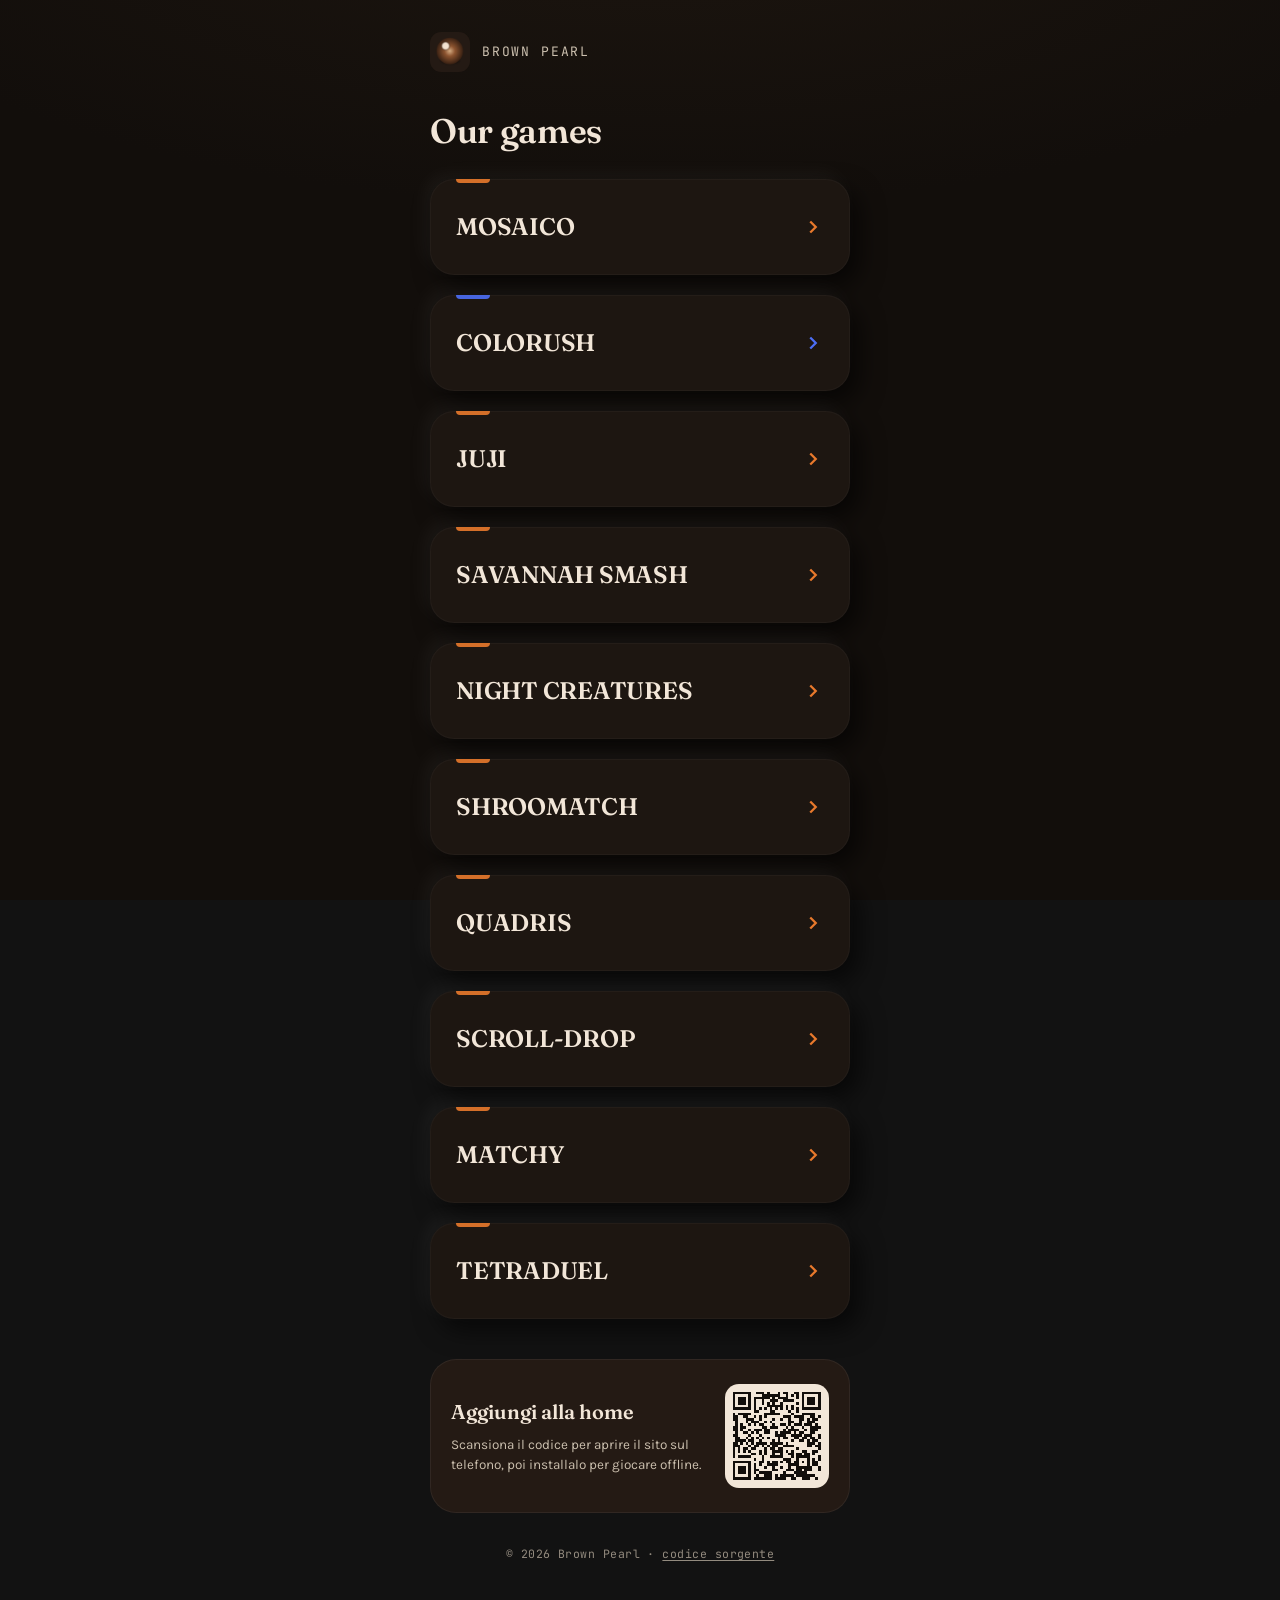
<file: index.html>
<!DOCTYPE html>
<html lang="it">
<head>
<meta charset="UTF-8">
<meta name="viewport" content="width=device-width, initial-scale=1, viewport-fit=cover">

<!-- ===================== SEO ===================== -->
<title>Brown Pearl — Mosaico & COLORUSH, browser games</title>
<meta name="description" content="Brown Pearl: due puzzle game gratuiti da giocare subito nel browser, senza download. Shroomatch, match-3 nel bosco d'autunno con i funghi, e COLORUSH, il puzzle di abbinamento colori a tempo.">
<meta name="keywords" content="puzzle game browser, match 3 gratis, colorush, giochi html5, giochi mobile gratis">
<meta name="author" content="Brown Pearl">
<link rel="canonical" href="https://brownpearl.games/">
<meta name="robots" content="index, follow">

<!-- Open Graph -->
<meta property="og:type" content="website">
<meta property="og:site_name" content="Brown Pearl">
<meta property="og:title" content="Brown Pearl — Shroomatch & COLORUSH">
<meta property="og:description" content="Due puzzle game gratuiti da giocare subito nel browser: Shroomatch nel bosco d'autunno e COLORUSH, l'abbinamento colori a tempo.">
<meta property="og:image" content="https://brownpearl.games/assets/icons/icon-512.png">
<meta property="og:url" content="https://brownpearl.games/">
<meta property="og:locale" content="it_IT">

<!-- Twitter Card -->
<meta name="twitter:card" content="summary_large_image">
<meta name="twitter:title" content="Brown Pearl — Shroomatch & COLORUSH">
<meta name="twitter:description" content="Due puzzle game gratuiti da giocare subito nel browser, senza download.">
<meta name="twitter:image" content="https://brownpearl.games/assets/icons/icon-512.png">

<!-- ===================== PWA ===================== -->
<meta name="theme-color" content="#120e0b">
<meta name="color-scheme" content="dark">
<link rel="manifest" href="manifest.json">
<link rel="icon" type="image/png" sizes="32x32" href="assets/icons/icon-32.png">
<link rel="icon" type="image/png" sizes="16x16" href="assets/icons/icon-16.png">
<link rel="shortcut icon" href="assets/icons/favicon.ico">
<link rel="apple-touch-icon" href="assets/icons/apple-touch-icon.png">
<meta name="apple-mobile-web-app-capable" content="yes">
<meta name="apple-mobile-web-app-status-bar-style" content="black-translucent">
<meta name="apple-mobile-web-app-title" content="Brown Pearl">
<meta name="mobile-web-app-capable" content="yes">

<!-- Fonts -->
<link rel="preconnect" href="https://fonts.googleapis.com">
<link rel="preconnect" href="https://fonts.gstatic.com" crossorigin>
<link href="https://fonts.googleapis.com/css2?family=Fraunces:ital,opsz,wght@0,9..144,500;0,9..144,600;1,9..144,500&family=Karla:wght@400;500;700&family=JetBrains+Mono:wght@500;700&display=swap" rel="stylesheet">

<link rel="stylesheet" href="assets/css/style.css">

<!-- Structured data -->
<script type="application/ld+json">
{
  "@context": "https://schema.org",
  "@type": "WebSite",
  "name": "Brown Pearl",
  "url": "https://brownpearl.games/",
  "description": "Puzzle game gratuiti da giocare nel browser: MOSAICO e COLORUSH.",
  "publisher": { "@type": "Organization", "name": "Brown Pearl" }
}
</script>
</head>
<body>

<div class="spores" id="spores" aria-hidden="true"></div>

<main class="wrap">

  <header class="brand">
    <img src="assets/icons/icon-96.png" alt="" width="40" height="40" onerror="this.src='assets/icons/icon-192.png'">
    <span>Brown Pearl</span>
  </header>

  <h1 class="section-title">Our games</h1>

  <section class="games" aria-label="Giochi disponibili">

    <a class="game-btn" style="--accent:#E8792C" href="games/mosaico/">
      <span>MOSAICO</span>
      <svg viewBox="0 0 24 24" fill="none" stroke="currentColor" stroke-width="2.5"><path d="M9 6l6 6-6 6"/></svg>
    </a>

    <a class="game-btn" style="--accent:#4C6EF5" href="games/colorush/">
      <span>COLORUSH</span>
      <svg viewBox="0 0 24 24" fill="none" stroke="currentColor" stroke-width="2.5"><path d="M9 6l6 6-6 6"/></svg>
    </a>

    <a class="game-btn" style="--accent:#E8792C" href="games/juji/">
      <span>JUJI</span>
      <svg viewBox="0 0 24 24" fill="none" stroke="currentColor" stroke-width="2.5"><path d="M9 6l6 6-6 6"/></svg>
    </a>

    <a class="game-btn" style="--accent:#E8792C" href="games/savannah_smash/">
      <span>SAVANNAH SMASH</span>
      <svg viewBox="0 0 24 24" fill="none" stroke="currentColor" stroke-width="2.5"><path d="M9 6l6 6-6 6"/></svg>
    </a>
    
    <a class="game-btn" style="--accent:#E8792C" href="games/night-creatures/">
      <span>NIGHT CREATURES</span>
      <svg viewBox="0 0 24 24" fill="none" stroke="currentColor" stroke-width="2.5"><path d="M9 6l6 6-6 6"/></svg>
    </a>

    <a class="game-btn" style="--accent:#E8792C" href="games/shroomatch-html/">
      <span>SHROOMATCH</span>
      <svg viewBox="0 0 24 24" fill="none" stroke="currentColor" stroke-width="2.5"><path d="M9 6l6 6-6 6"/></svg>
    </a>
    
    <a class="game-btn" style="--accent:#E8792C" href="games/quadris/">
      <span>QUADRIS</span>
      <svg viewBox="0 0 24 24" fill="none" stroke="currentColor" stroke-width="2.5"><path d="M9 6l6 6-6 6"/></svg>
    </a>
    
    <a class="game-btn" style="--accent:#E8792C" href="games/scroll-drop/">
      <span>SCROLL-DROP</span>
      <svg viewBox="0 0 24 24" fill="none" stroke="currentColor" stroke-width="2.5"><path d="M9 6l6 6-6 6"/></svg>
    </a>
    
    <!-- <a class="game-btn" style="--accent:#E8792C" href="games/rally-drift/">
      <span>RALLY-DRIFT</span>
      <svg viewBox="0 0 24 24" fill="none" stroke="currentColor" stroke-width="2.5"><path d="M9 6l6 6-6 6"/></svg>
    </a> -->
    
    <a class="game-btn" style="--accent:#E8792C" href="games/matchy/">
      <span>MATCHY</span>
      <svg viewBox="0 0 24 24" fill="none" stroke="currentColor" stroke-width="2.5"><path d="M9 6l6 6-6 6"/></svg>
    </a>
    
    <a class="game-btn" style="--accent:#E8792C" href="games/tetraduel/">
      <span>TETRADUEL</span>
      <svg viewBox="0 0 24 24" fill="none" stroke="currentColor" stroke-width="2.5"><path d="M9 6l6 6-6 6"/></svg>
    </a>

  </section>

  <section class="install" aria-label="Installa l'app">
    <div class="copy">
      <h3>Aggiungi alla home</h3>
      <p>Scansiona il codice per aprire il sito sul telefono, poi installalo per giocare offline.</p>
      <button class="install-btn" id="installBtn" type="button">Installa app</button>
    </div>
    <div class="qr-box" id="qrBox" aria-hidden="true"></div>
  </section>

  <footer>
    <p>&copy; <span id="year"></span> Brown Pearl · <a href="https://github.com/" target="_blank" rel="noopener">codice sorgente</a></p>
  </footer>

</main>

<script src="assets/js/qrcode.min.js"></script>
<script src="assets/js/main.js"></script>
</body>
</html>
</file>
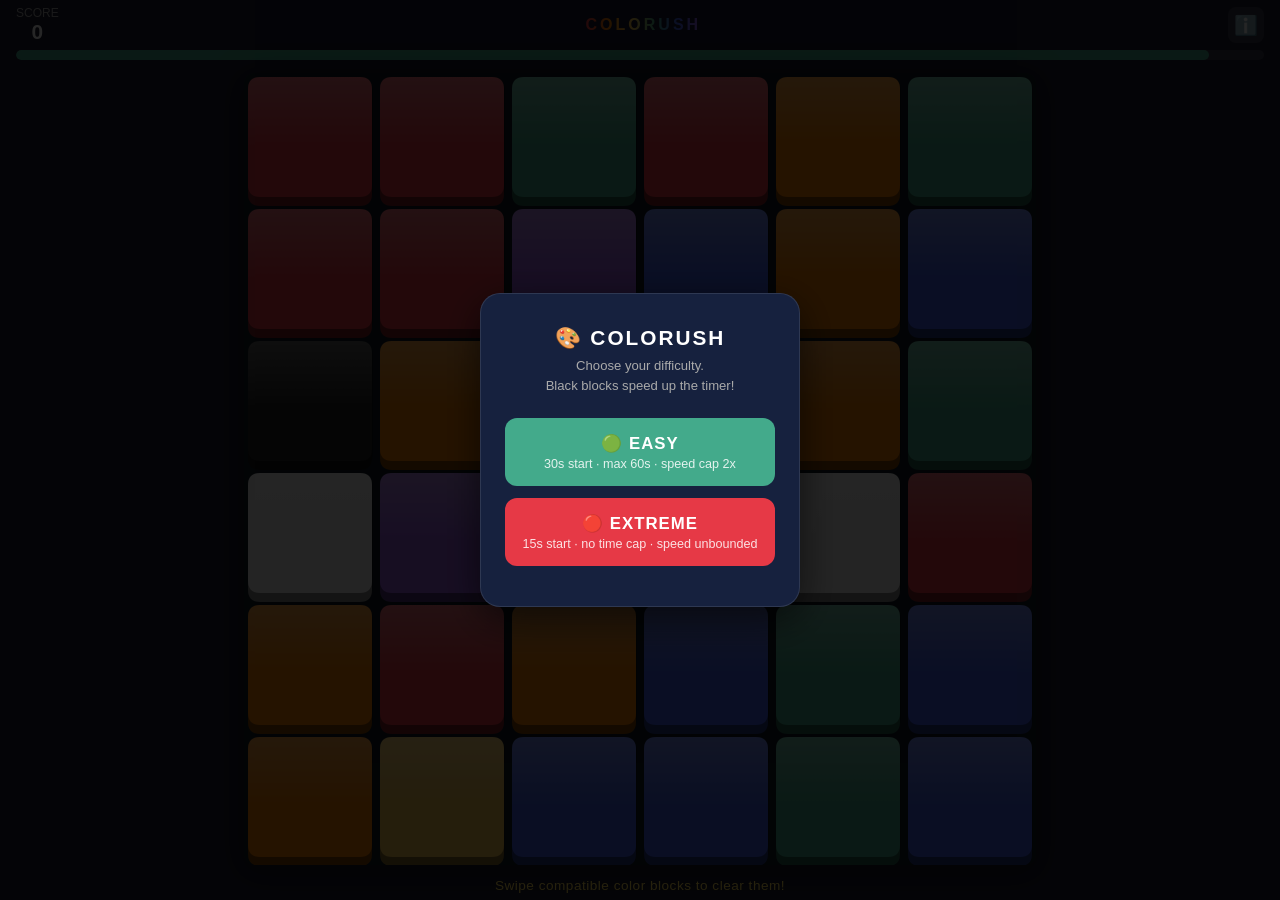
<file: games/colorush/index.html>
<!DOCTYPE html>
<html lang="it">
<head>
<meta charset="UTF-8">
<meta name="viewport" content="width=device-width, initial-scale=1.0, maximum-scale=1.0, user-scalable=no">
<title>Color Grid</title>
<style>
  * { margin: 0; padding: 0; box-sizing: border-box; }
  html, body {
    width: 100%; height: 100%;
    background: #1a1a2e;
    overflow: hidden;
    font-family: 'Arial Black', Arial, sans-serif;
    user-select: none;
    -webkit-user-select: none;
  }
  body {
    display: flex;
    flex-direction: column;
    align-items: center;
    justify-content: space-between;
    padding: env(safe-area-inset-top, 8px) 0 env(safe-area-inset-bottom, 8px);
  }
  #top-bar {
    width: 100%;
    display: flex;
    flex-direction: column;
    padding: 6px 16px 4px;
  }
  #top-row {
    display: flex;
    justify-content: space-between;
    align-items: center;
    margin-bottom: 6px;
  }
  #top-bar .label { color: #aaa; font-size: 0.75em; display: block; text-align: center; }
  #top-bar .value { font-size: 1.3em; font-weight: bold; color: #fff; display: block; text-align: center; }
  #timer-bar-wrap {
    width: 100%;
    height: 10px;
    background: rgba(255,255,255,0.12);
    border-radius: 6px;
    overflow: hidden;
  }
  #timer-bar {
    height: 100%;
    width: 100%;
    background: #43aa8b;
    border-radius: 6px;
    transition: background 0.4s;
  }
  #timer-bar.urgent {
    background: #e63946;
    animation: pulse 0.5s infinite alternate;
  }
  @keyframes pulse {
    from { opacity: 1; }
    to   { opacity: 0.4; }
  }
  #grid-wrapper {
    flex: 1;
    width: 100%;
    display: flex;
    align-items: center;
    justify-content: center;
  }
  #grid-container {
    border-radius: 10px;
    overflow: hidden;
    box-shadow: 0 6px 30px rgba(0,0,0,0.5);
  }
  canvas {
    display: block;
    touch-action: none;
    cursor: pointer;
  }
  #bottom-bar {
    width: 100%;
    padding: 4px 16px 6px;
    text-align: center;
  }
  #msg {
    color: #ffdd57;
    font-size: 0.85em;
    min-height: 1.2em;
    letter-spacing: 0.5px;
  }
  /* Restart/Share moved to game-over overlay */
  #gameover-overlay {
    display: none;
    position: fixed;
    inset: 0;
    background: rgba(0,0,0,0.72);
    z-index: 99;
    align-items: center;
    justify-content: center;
  }
  #gameover-overlay.open { display: flex; }
  #gameover-box {
    background: #16213e;
    border-radius: 20px;
    padding: 32px 28px 24px;
    width: 82%;
    max-width: 320px;
    text-align: center;
    border: 1px solid rgba(255,255,255,0.1);
    box-shadow: 0 12px 40px rgba(0,0,0,0.6);
  }
  #gameover-box h2 {
    color: #fff;
    font-size: 1.3em;
    letter-spacing: 2px;
    margin-bottom: 6px;
  }
  #gameover-score {
    color: #ffdd57;
    font-size: 2.2em;
    font-weight: 900;
    margin: 8px 0 20px;
  }
  .go-btn {
    display: block;
    width: 100%;
    padding: 13px;
    margin-bottom: 10px;
    font-size: 1em;
    font-family: 'Arial Black', Arial, sans-serif;
    font-weight: bold;
    border: none;
    border-radius: 10px;
    cursor: pointer;
    letter-spacing: 1px;
  }
  #go-restart { background: #e63946; color: #fff; }
  #go-restart:active { background: #ff6b74; }
  #go-share { background: #457b9d; color: #fff; }
  #go-share:active { background: #5a9dbf; }

  #info-btn {
    background: rgba(255,255,255,0.12);
    border: none;
    border-radius: 8px;
    color: #fff;
    font-size: 1.2em;
    width: 36px;
    height: 36px;
    cursor: pointer;
    display: flex;
    align-items: center;
    justify-content: center;
  }
  #info-btn:active { background: rgba(255,255,255,0.25); }

  /* Info Modal */
  #info-modal {
    display: none;
    position: fixed;
    inset: 0;
    background: rgba(0,0,0,0.75);
    z-index: 100;
    align-items: center;
    justify-content: center;
  }
  #info-modal.open { display: flex; }
  #info-box {
    background: #16213e;
    border-radius: 16px;
    padding: 24px 20px 20px;
    width: 90%;
    max-width: 360px;
    box-shadow: 0 12px 40px rgba(0,0,0,0.6);
    border: 1px solid rgba(255,255,255,0.1);
  }
  #info-box h2 {
    color: #fff;
    font-size: 1.1em;
    letter-spacing: 2px;
    text-align: center;
    margin-bottom: 20px;
  }
  .step {
    display: flex;
    gap: 14px;
    align-items: flex-start;
    margin-bottom: 16px;
  }
  .step-num {
    background: #e63946;
    color: #fff;
    font-weight: bold;
    font-size: 0.9em;
    border-radius: 50%;
    width: 26px;
    height: 26px;
    flex-shrink: 0;
    display: flex;
    align-items: center;
    justify-content: center;
  }
  .step-text {
    color: #e0e0ff;
    font-size: 0.88em;
    line-height: 1.5;
  }
  .step-text strong { color: #ffdd57; }
  .color-pills {
    display: flex;
    gap: 5px;
    flex-wrap: wrap;
    margin-top: 6px;
  }
  .pill {
    padding: 2px 8px;
    border-radius: 20px;
    font-size: 0.75em;
    font-weight: bold;
    color: #fff;
  }
  #info-close {
    display: block;
    width: 100%;
    margin-top: 8px;
    padding: 10px;
    background: rgba(255,255,255,0.08);
    border: none;
    border-radius: 8px;
    color: #aaa;
    font-size: 0.9em;
    cursor: pointer;
  }
  #info-close:active { background: rgba(255,255,255,0.15); }
  .chain {
    display: flex;
    align-items: center;
    gap: 5px;
    margin: 8px 0 6px;
  }
  .cb {
    width: 28px;
    height: 28px;
    border-radius: 6px;
    flex-shrink: 0;
    box-shadow: 0 2px 0 rgba(0,0,0,0.4);
  }
  .arr {
    color: #aaa;
    font-size: 0.9em;
    flex-shrink: 0;
  }
  .tag {
    margin-left: 4px;
    padding: 2px 7px;
    border-radius: 20px;
    font-size: 0.75em;
    font-weight: bold;
    background: #333;
    color: #aaa;
    white-space: nowrap;
  }
  .tag.good {
    background: #2a9d2a;
    color: #fff;
  }
  #game-title {
    font-size: 1em;
    font-weight: 900;
    letter-spacing: 3px;
    color: #fff;
    text-transform: uppercase;
    background: linear-gradient(90deg, #e63946, #f77f00, #f9c74f, #43aa8b, #4361ee, #9b5de5);
    -webkit-background-clip: text;
    -webkit-text-fill-color: transparent;
    background-clip: text;
  }

  /* Modal */
  #share-modal {
    display: none;
    position: fixed;
    inset: 0;
    background: rgba(0,0,0,0.7);
    z-index: 100;
    align-items: center;
    justify-content: center;
  }
  #share-modal.open { display: flex; }
  #share-box {
    background: #16213e;
    border-radius: 16px;
    padding: 28px 24px;
    width: 88%;
    max-width: 340px;
    text-align: center;
    box-shadow: 0 12px 40px rgba(0,0,0,0.6);
    border: 1px solid rgba(255,255,255,0.1);
  }
  #share-box h2 {
    color: #fff;
    font-size: 1.2em;
    margin-bottom: 6px;
    letter-spacing: 2px;
  }
  #share-box p {
    color: #aaa;
    font-size: 0.85em;
    margin-bottom: 20px;
  }
  .share-grid {
    display: grid;
    grid-template-columns: 1fr 1fr;
    gap: 10px;
    margin-bottom: 16px;
  }
  .share-channel {
    display: flex;
    align-items: center;
    gap: 10px;
    padding: 12px 14px;
    border-radius: 10px;
    border: none;
    cursor: pointer;
    font-size: 0.95em;
    font-weight: bold;
    color: #fff;
    text-decoration: none;
    transition: opacity 0.15s;
  }
  .share-channel:active { opacity: 0.75; }
  .share-channel .icon { font-size: 1.3em; }
  .sc-wa   { background: #25d366; }
  .sc-tg   { background: #229ed9; }
  .sc-tw   { background: #000; }
  .sc-fb   { background: #1877f2; }
  .sc-copy { background: #555; grid-column: span 2; justify-content: center; }
  #share-close {
    margin-top: 4px;
    background: none;
    border: none;
    color: #aaa;
    font-size: 0.9em;
    cursor: pointer;
    padding: 6px 16px;
  }
  #share-close:active { color: #fff; }

  #mode-overlay {
    display: flex;
    position: fixed;
    inset: 0;
    background: rgba(0,0,0,0.85);
    z-index: 200;
    align-items: center;
    justify-content: center;
  }
  #mode-box {
    background: #16213e;
    border-radius: 20px;
    padding: 32px 24px 28px;
    width: 82%;
    max-width: 320px;
    text-align: center;
    border: 1px solid rgba(255,255,255,0.1);
    box-shadow: 0 12px 40px rgba(0,0,0,0.6);
  }
  #mode-box h2 {
    color: #fff;
    font-size: 1.3em;
    letter-spacing: 2px;
    margin-bottom: 6px;
  }
  #mode-box p {
    color: #aaa;
    font-size: 0.82em;
    margin-bottom: 22px;
    line-height: 1.5;
  }
  .mode-btn {
    display: block;
    width: 100%;
    padding: 15px;
    margin-bottom: 12px;
    font-size: 1.05em;
    font-family: 'Arial Black', Arial, sans-serif;
    font-weight: bold;
    border: none;
    border-radius: 12px;
    cursor: pointer;
    letter-spacing: 1px;
  }
  #mode-easy { background: #43aa8b; color: #fff; }
  #mode-easy:active { background: #52c9a7; }
  #mode-extreme { background: #e63946; color: #fff; }
  #mode-extreme:active { background: #ff6b74; }
  .mode-desc {
    font-size: 0.75em;
    font-weight: normal;
    opacity: 0.85;
    display: block;
    margin-top: 3px;
    letter-spacing: 0;
  }
</style>
</head>
<body>
<div id="top-bar">
  <div id="top-row">
    <div><span class="label">SCORE</span><span class="value" id="score">0</span></div>
    <div id="game-title">COLORUSH</div>
    <div>
      <button id="info-btn" onclick="openInfo()">ℹ️</button>
    </div>
  </div>
  <div id="timer-bar-wrap"><div id="timer-bar"></div></div>
</div>
<div id="grid-wrapper">
  <div id="grid-container"><canvas id="c"></canvas></div>
</div>
<div id="bottom-bar">
  <div id="msg">Swipe compatible color blocks to clear them!</div>
</div>

<!-- Mode Select Overlay -->
<div id="mode-overlay">
  <div id="mode-box">
    <h2>🎨 COLORUSH</h2>
    <p>Choose your difficulty.<br>Black blocks speed up the timer!</p>
    <button class="mode-btn" id="mode-easy" onclick="startGame('easy')">
      🟢 EASY
      <span class="mode-desc">30s start · max 60s · speed cap 2x</span>
    </button>
    <button class="mode-btn" id="mode-extreme" onclick="startGame('extreme')">
      🔴 EXTREME
      <span class="mode-desc">15s start · no time cap · speed unbounded</span>
    </button>
  </div>
</div>

<!-- Game Over Overlay -->
<div id="gameover-overlay">
  <div id="gameover-box">
    <h2>⏰ TIME'S UP!</h2>
    <div id="gameover-score">0</div>
    <button class="go-btn" id="go-restart" onclick="showModeSelect()">🔄 Play Again</button>
    <button class="go-btn" id="go-share" onclick="openShare()">📤 Share Score</button>
  </div>
</div>

<!-- Share Modal -->
<div id="share-modal" onclick="closeShareOutside(event)">
  <div id="share-box">
    <h2>📤 SHARE</h2>
    <p id="share-score-text">Share your score!</p>
    <div class="share-grid">
      <a class="share-channel sc-wa" id="sc-wa" href="#" target="_blank">
        <span class="icon">💬</span> WhatsApp
      </a>
      <a class="share-channel sc-tg" id="sc-tg" href="#" target="_blank">
        <span class="icon">✈️</span> Telegram
      </a>
      <a class="share-channel sc-tw" id="sc-tw" href="#" target="_blank">
        <span class="icon">𝕏</span> X / Twitter
      </a>
      <a class="share-channel sc-fb" id="sc-fb" href="#" target="_blank">
        <span class="icon">👍</span> Facebook
      </a>
      <button class="share-channel sc-copy" onclick="copyScore()">
        <span class="icon">📋</span> Copy text
      </button>
    </div>
    <button id="share-close" onclick="closeShare()">✕ Close</button>
  </div>
</div>

<!-- Info Modal -->
<div id="info-modal" onclick="closeInfoOutside(event)">
  <div id="info-box">
    <h2>HOW TO PLAY</h2>

    <div class="step">
      <div class="step-num">1</div>
      <div class="step-text">
        <strong>Swipe</strong> to chain at least <strong>3 adjacent blocks</strong> (diagonals too!) and clear them.
        <div class="chain">
          <div class="cb" style="background:#e63946"></div>
          <div class="arr">→</div>
          <div class="cb" style="background:#e63946"></div>
          <div class="arr">→</div>
          <div class="cb" style="background:#e63946"></div>
          <div class="tag good">✓ clear!</div>
        </div>
      </div>
    </div>

    <div class="step">
      <div class="step-num">2</div>
      <div class="step-text">
        <strong>Primary colors</strong> link to their two mixed secondaries — and back:
        <div class="chain" style="margin-top:8px">
          <div class="cb" style="background:#e63946"></div>
          <div class="arr">↔</div>
          <div class="cb" style="background:#9b5de5"></div>
          <div class="arr">↔</div>
          <div class="cb" style="background:#4361ee"></div>
          <div class="tag" style="background:#333;color:#aaa">Red·Violet·Blue</div>
        </div>
        <div class="chain">
          <div class="cb" style="background:#e63946"></div>
          <div class="arr">↔</div>
          <div class="cb" style="background:#f77f00"></div>
          <div class="arr">↔</div>
          <div class="cb" style="background:#f9c74f"></div>
          <div class="tag" style="background:#333;color:#aaa">Red·Orange·Yellow</div>
        </div>
        <div class="chain">
          <div class="cb" style="background:#4361ee"></div>
          <div class="arr">↔</div>
          <div class="cb" style="background:#43aa8b"></div>
          <div class="arr">↔</div>
          <div class="cb" style="background:#f9c74f"></div>
          <div class="tag" style="background:#333;color:#aaa">Blue·Green·Yellow</div>
        </div>
      </div>
    </div>

    <div class="step">
      <div class="step-num">3</div>
      <div class="step-text">
        <strong>White</strong> bridges any two colors:
        <div class="chain">
          <div class="cb" style="background:#e63946"></div>
          <div class="arr">→</div>
          <div class="cb" style="background:#f0f0f0;border:1px solid #aaa"></div>
          <div class="arr">→</div>
          <div class="cb" style="background:#4361ee"></div>
          <div class="tag good">✓ valid!</div>
        </div>
        <strong>Black</strong> falls alone — let it hit the bottom for <strong style="color:#ffd700">+1s</strong>. More blacks on grid = faster timer! ⚡
      </div>
    </div>

    <div class="step">
      <div class="step-num">4</div>
      <div class="step-text">
        Earn bonus time with longer, varied chains:
        <div class="chain" style="flex-wrap:wrap;gap:4px">
          <div class="cb" style="background:#e63946"></div>
          <div class="arr">→</div>
          <div class="cb" style="background:#9b5de5"></div>
          <div class="arr">→</div>
          <div class="cb" style="background:#4361ee"></div>
          <div class="arr">→</div>
          <div class="cb" style="background:#43aa8b"></div>
          <div class="tag good">+3s ⏱</div>
        </div>
        <span style="color:#aaa;font-size:0.8em">2 color changes +1s each · 4+ blocks +1s</span>
      </div>
    </div>

    <button id="info-close" onclick="closeInfo()">Got it! ✓</button>
  </div>
</div>

<script>
const COLS = 6, ROWS = 6;
const canvas = document.getElementById('c');
const ctx = canvas.getContext('2d');

// Dimensione cella calcolata dinamicamente
let CELL = 72;
let W, H;

function resizeCanvas() {
  const wrapper = document.getElementById('grid-wrapper');
  const maxW = wrapper.clientWidth - 8;
  const topH = document.getElementById('top-bar').offsetHeight;
  const botH = document.getElementById('bottom-bar').offsetHeight;
  const maxH = window.innerHeight - topH - botH - 16;
  CELL = Math.floor(Math.min(maxW / COLS, maxH / ROWS));
  if (CELL < 20) CELL = 60; // fallback se il layout non è ancora pronto
  W = COLS * CELL;
  H = ROWS * CELL;
  canvas.width = W;
  canvas.height = H;
}
resizeCanvas();

// ---- Definizione colori ----
const COLORS = {
  rosso:    { hex: '#e63946', label: 'Re' },
  blu:      { hex: '#4361ee', label: 'Bl' },
  giallo:   { hex: '#f9c74f', label: 'Ye' },
  arancio:  { hex: '#f77f00', label: 'Or' },
  viola:    { hex: '#9b5de5', label: 'Vi' },
  verde:    { hex: '#43aa8b', label: 'Gr' },
  bianco:   { hex: '#f0f0f0', label: 'Wh' },
  nero:     { hex: '#222222', label: 'Bk' },
};

// Compatibilità: quali colori può seguire ciascuno
const COMPAT = {
  rosso:   ['rosso', 'viola', 'arancio'],
  blu:     ['blu', 'viola', 'verde'],
  giallo:  ['giallo', 'verde', 'arancio'],
  arancio: ['arancio', 'rosso', 'giallo'],
  viola:   ['viola', 'blu', 'rosso'],
  verde:   ['verde', 'blu', 'giallo'],
  bianco:  [], // non può essere primo — viene accettato da tutti
  nero:    [], // speciale
};

// Tutti i colori normali che cascano (no bianco e nero separati)
const NORMAL_COLORS = ['rosso', 'blu', 'giallo', 'arancio', 'viola', 'verde'];

// Probabilità: primari più frequenti, secondari più rari, nero aumenta con il punteggio
const PRIMARY_COLORS = ['rosso', 'blu', 'giallo'];
const SECONDARY_COLORS = ['arancio', 'viola', 'verde'];

function randColorName() {
  // Nero: parte al 3%, sale fino al 20% man mano che il punteggio cresce
  const blackChance = Math.min(0.20, 0.03 + score / 10000);
  const r = Math.random();
  if (r < blackChance) return 'nero';
  if (r < blackChance + 0.04) return 'bianco';
  if (r < blackChance + 0.34) return SECONDARY_COLORS[Math.floor(Math.random() * SECONDARY_COLORS.length)];
  return PRIMARY_COLORS[Math.floor(Math.random() * PRIMARY_COLORS.length)];
}

// Are two blocks compatible for continuous selection?
// "tutti vanno su bianco" — bianco è accettore universale
// black cannot be selected manually
function canFollow(prevName, nextName) {
  if (nextName === 'nero') return false;   // nero non si seleziona
  if (nextName === 'bianco') return true;  // tutti vanno su bianco
  if (prevName === 'bianco') {
    // white can be followed by any normal color
    return NORMAL_COLORS.includes(nextName);
  }
  return COMPAT[prevName] && COMPAT[prevName].includes(nextName);
}

// ---- Cells ----
function makeCell(colorName, offsetY) {
  return {
    color: colorName,
    y: offsetY !== undefined ? offsetY : 0,
    vy: 0,
    settled: offsetY === undefined,
    alpha: 1
  };
}

let grid = [];
let selected = []; // [{row, col}]
let dragging = false;
let score = 0;
let animating = false;
let particles = [];
let lastPointerX = 0, lastPointerY = 0;

// ---- Mode ----
let gameMode = 'easy'; // 'easy' | 'extreme'

function showModeSelect() {
  document.getElementById('gameover-overlay').classList.remove('open');
  document.getElementById('mode-overlay').style.display = 'flex';
}

function startGame(mode) {
  gameMode = mode;
  document.getElementById('mode-overlay').style.display = 'none';
  restartGame();
}


let audioCtx = null;
let audioEnabled = false;

// Test silenzioso se Web Audio è disponibile
try {
  const TestAC = window.AudioContext || window.webkitAudioContext;
  if (TestAC) audioEnabled = true;
} catch(e) { audioEnabled = false; }

function getAudio() {
  if (!audioEnabled) return null;
  try {
    if (!audioCtx) audioCtx = new (window.AudioContext || window.webkitAudioContext)();
    if (audioCtx.state === 'suspended') audioCtx.resume();
    return audioCtx;
  } catch(e) { audioEnabled = false; return null; }
}

function playTick() {
  // Soft click on cell select
  try {
    const ac = getAudio(); if (!ac) return;
    const o = ac.createOscillator();
    const g = ac.createGain();
    o.connect(g); g.connect(ac.destination);
    o.type = 'sine';
    o.frequency.setValueAtTime(880, ac.currentTime);
    o.frequency.exponentialRampToValueAtTime(660, ac.currentTime + 0.05);
    g.gain.setValueAtTime(0.12, ac.currentTime);
    g.gain.exponentialRampToValueAtTime(0.001, ac.currentTime + 0.08);
    o.start(); o.stop(ac.currentTime + 0.08);
  } catch(e) {}
}

function playPop(n) {
  // Pop soddisfacente all'esplosione, più ricco con combo lunghe
  try {
    const ac = getAudio(); if (!ac) return;
    const count = Math.min(n, 6);
    for (let i = 0; i < count; i++) {
      const o = ac.createOscillator();
      const g = ac.createGain();
      const delay = i * 0.04;
      o.connect(g); g.connect(ac.destination);
      o.type = 'sine';
      const baseFreq = 300 + i * 80;
      o.frequency.setValueAtTime(baseFreq * 1.5, ac.currentTime + delay);
      o.frequency.exponentialRampToValueAtTime(baseFreq, ac.currentTime + delay + 0.15);
      g.gain.setValueAtTime(0.18, ac.currentTime + delay);
      g.gain.exponentialRampToValueAtTime(0.001, ac.currentTime + delay + 0.25);
      o.start(ac.currentTime + delay);
      o.stop(ac.currentTime + delay + 0.25);
    }
  } catch(e) {}
}

function playWhoosh() {
  // Soft whoosh for falling blocks
  try {
    const ac = getAudio(); if (!ac) return;
    const bufSize = ac.sampleRate * 0.2;
    const buf = ac.createBuffer(1, bufSize, ac.sampleRate);
    const data = buf.getChannelData(0);
    for (let i = 0; i < bufSize; i++) data[i] = (Math.random() * 2 - 1);
    const src = ac.createBufferSource();
    src.buffer = buf;
    const filter = ac.createBiquadFilter();
    filter.type = 'bandpass';
    filter.frequency.setValueAtTime(1200, ac.currentTime);
    filter.frequency.exponentialRampToValueAtTime(400, ac.currentTime + 0.2);
    filter.Q.value = 1.5;
    const g = ac.createGain();
    g.gain.setValueAtTime(0.08, ac.currentTime);
    g.gain.exponentialRampToValueAtTime(0.001, ac.currentTime + 0.2);
    src.connect(filter); filter.connect(g); g.connect(ac.destination);
    src.start(); src.stop(ac.currentTime + 0.2);
  } catch(e) {}
}

function playBonus() {
  // Sweet arpeggio for time bonus
  try {
    const ac = getAudio(); if (!ac) return;
    const freqs = [523, 659, 784]; // Do Mi Sol
    freqs.forEach((freq, i) => {
      const o = ac.createOscillator();
      const g = ac.createGain();
      o.connect(g); g.connect(ac.destination);
      o.type = 'sine';
      o.frequency.value = freq;
      const t = ac.currentTime + i * 0.07;
      g.gain.setValueAtTime(0, t);
      g.gain.linearRampToValueAtTime(0.15, t + 0.04);
      g.gain.exponentialRampToValueAtTime(0.001, t + 0.3);
      o.start(t); o.stop(t + 0.3);
    });
  } catch(e) {}
}

function playGameOver() {
  // Soft descending chord
  try {
    const ac = getAudio(); if (!ac) return;
    const freqs = [392, 330, 262]; // Sol Mi Do discendente
    freqs.forEach((freq, i) => {
      const o = ac.createOscillator();
      const g = ac.createGain();
      o.connect(g); g.connect(ac.destination);
      o.type = 'sine';
      o.frequency.value = freq;
      const t = ac.currentTime + i * 0.18;
      g.gain.setValueAtTime(0.2, t);
      g.gain.exponentialRampToValueAtTime(0.001, t + 0.6);
      o.start(t); o.stop(t + 0.6);
    });
  } catch(e) {}
}

function playUrgent() {
  try {
    const ac = getAudio(); if (!ac) return;
    const o = ac.createOscillator();
    const g = ac.createGain();
    o.connect(g); g.connect(ac.destination);
    o.type = 'sine';
    o.frequency.value = 440;
    g.gain.setValueAtTime(0.1, ac.currentTime);
    g.gain.exponentialRampToValueAtTime(0.001, ac.currentTime + 0.12);
    o.start(); o.stop(ac.currentTime + 0.12);
  } catch(e) {}
}

function playBlackExplosion() {
  // Deep rumbling explosion
  try {
    const ac = getAudio(); if (!ac) return;

    // Low boom
    const o1 = ac.createOscillator();
    const g1 = ac.createGain();
    o1.connect(g1); g1.connect(ac.destination);
    o1.type = 'sine';
    o1.frequency.setValueAtTime(120, ac.currentTime);
    o1.frequency.exponentialRampToValueAtTime(40, ac.currentTime + 0.4);
    g1.gain.setValueAtTime(0.6, ac.currentTime);
    g1.gain.exponentialRampToValueAtTime(0.001, ac.currentTime + 0.5);
    o1.start(); o1.stop(ac.currentTime + 0.5);

    // White noise for "dust"
    const bufSize = ac.sampleRate * 0.35;
    const buf = ac.createBuffer(1, bufSize, ac.sampleRate);
    const data = buf.getChannelData(0);
    for (let i = 0; i < bufSize; i++) data[i] = (Math.random() * 2 - 1);
    const src = ac.createBufferSource();
    src.buffer = buf;
    const filter = ac.createBiquadFilter();
    filter.type = 'lowpass';
    filter.frequency.setValueAtTime(800, ac.currentTime);
    filter.frequency.exponentialRampToValueAtTime(100, ac.currentTime + 0.35);
    const g2 = ac.createGain();
    g2.gain.setValueAtTime(0.3, ac.currentTime);
    g2.gain.exponentialRampToValueAtTime(0.001, ac.currentTime + 0.35);
    src.connect(filter); filter.connect(g2); g2.connect(ac.destination);
    src.start(); src.stop(ac.currentTime + 0.35);

    // Sharp impact crack
    const o2 = ac.createOscillator();
    const g3 = ac.createGain();
    o2.connect(g3); g3.connect(ac.destination);
    o2.type = 'square';
    o2.frequency.setValueAtTime(600, ac.currentTime);
    o2.frequency.exponentialRampToValueAtTime(80, ac.currentTime + 0.08);
    g3.gain.setValueAtTime(0.2, ac.currentTime);
    g3.gain.exponentialRampToValueAtTime(0.001, ac.currentTime + 0.1);
    o2.start(); o2.stop(ac.currentTime + 0.1);
  } catch(e) {}
}


  // Short bip for low timer
function playUrgent() {
  try {
    const ac = getAudio(); if (!ac) return;
    const o = ac.createOscillator();
    const g = ac.createGain();
    o.connect(g); g.connect(ac.destination);
    o.type = 'sine';
    o.frequency.value = 440;
    g.gain.setValueAtTime(0.1, ac.currentTime);
    g.gain.exponentialRampToValueAtTime(0.001, ac.currentTime + 0.12);
    o.start(); o.stop(ac.currentTime + 0.12);
  } catch(e) {}
}


const TIME_START = 30; // default, overridden by mode
let timeLeft = TIME_START;
let gameOver = false;
let timerInterval = null;
let lastTimestamp = null;

function getTimeStart() { return gameMode === 'extreme' ? 15 : 30; }
function getTimeCap()   { return gameMode === 'extreme' ? 15 : 60; }

function addTime(secs) {
  const realSecs = secs * getTimerSpeed();
  timeLeft = Math.min(getTimeCap(), timeLeft + realSecs);
  updateTimerDisplay();
}

function countBlacksOnGrid() {
  let n = 0;
  for (let r = 0; r < ROWS; r++)
    for (let c = 0; c < COLS; c++)
      if (grid[r][c] && grid[r][c].color === 'nero') n++;
  return n;
}

let permanentSpeed = 1;

function getTimerSpeed() {
  const blacks = countBlacksOnGrid();
  const current = 1 + blacks * 0.08;
  if (current > permanentSpeed) permanentSpeed = current;
  return gameMode === 'extreme' ? permanentSpeed : Math.min(permanentSpeed, 2);
}

function timerTick(timestamp) {
  if (gameOver) return;
  if (!lastTimestamp) lastTimestamp = timestamp;
  const delta = (timestamp - lastTimestamp) / 1000; // real seconds elapsed
  lastTimestamp = timestamp;

  const speed = getTimerSpeed();
  timeLeft = Math.max(0, timeLeft - delta * speed);
  updateTimerDisplay();

  // Urgency bip (once per second approx)
  if (timeLeft <= 7 && timeLeft > 0) {
    const floored = Math.floor(timeLeft);
    if (!timerTick._lastBip || timerTick._lastBip !== floored) {
      timerTick._lastBip = floored;
      playUrgent();
    }
  }

  if (timeLeft <= 0) { endGame(); return; }
  timerInterval = requestAnimationFrame(timerTick);
}

function startTimer() {
  if (timerInterval) cancelAnimationFrame(timerInterval);
  permanentSpeed = 1;
  timerInterval = requestAnimationFrame(timerTick);
}

function updateTimerDisplay() {
  const bar = document.getElementById('timer-bar');
  const pct = Math.max(0, Math.min(1, timeLeft / getTimeStart()));
  bar.style.width = (Math.min(timeLeft, getTimeStart()) / getTimeStart() * 100) + '%';
  if (timeLeft > getTimeStart()) {
    bar.style.background = 'linear-gradient(90deg, #43aa8b, #f9c74f, #ffd700)';
    bar.style.boxShadow = '0 0 10px rgba(255, 215, 0, 0.7)';
    bar.className = '';
  } else if (timeLeft <= 7) {
    bar.style.background = '#e63946';
    bar.style.boxShadow = 'none';
    bar.className = 'urgent';
  } else if (timeLeft <= 10) {
    bar.style.background = '#f9c74f';
    bar.style.boxShadow = 'none';
    bar.className = '';
  } else {
    bar.style.background = '#43aa8b';
    bar.style.boxShadow = 'none';
    bar.className = '';
  }
}

function endGame() {
  gameOver = true;
  if (timerInterval) cancelAnimationFrame(timerInterval);
  animating = true;
  playGameOver();
  document.getElementById('msg').textContent = '⏰ Time\'s up!';
  document.getElementById('gameover-score').textContent = Math.floor(score) + ' pts';
  document.getElementById('gameover-overlay').classList.add('open');
}


function openInfo() {
  document.getElementById('info-modal').classList.add('open');
}
function closeInfo() {
  document.getElementById('info-modal').classList.remove('open');
}
function closeInfoOutside(e) {
  if (e.target === document.getElementById('info-modal')) closeInfo();
}

function openShare() {
  const text = `🎨 COLORUSH — I scored ${score} pts! Can you beat me?`;
  const url = encodeURIComponent(window.location.href);
  const msg = encodeURIComponent(text);
  document.getElementById('share-score-text').textContent = `Your score: ${score} pts!`;
  document.getElementById('sc-wa').href = `https://wa.me/?text=${msg}`;
  document.getElementById('sc-tg').href = `https://t.me/share/url?url=${url}&text=${msg}`;
  document.getElementById('sc-tw').href = `https://twitter.com/intent/tweet?text=${msg}`;
  document.getElementById('sc-fb').href = `https://www.facebook.com/sharer/sharer.php?u=${url}&quote=${msg}`;
  document.getElementById('share-modal').classList.add('open');
}

function closeShare() {
  document.getElementById('share-modal').classList.remove('open');
}

function closeShareOutside(e) {
  if (e.target === document.getElementById('share-modal')) closeShare();
}

function copyScore() {
  const text = `🎨 COLORUSH — I scored ${score} pts! Can you beat me?`;
  navigator.clipboard.writeText(text).then(() => {
    const btn = document.querySelector('.sc-copy');
    btn.innerHTML = '<span class="icon">✅</span> Copied!';
    setTimeout(() => btn.innerHTML = '<span class="icon">📋</span> Copy text', 2000);
  }).catch(() => {
    prompt('Copia questo testo:', text);
  });
}

function restartGame() {
  gameOver = false;
  animating = false;
  score = 0;
  timeLeft = getTimeStart();
  selected = [];
  particles = [];
  document.getElementById('score').textContent = '0';
  document.getElementById('gameover-overlay').classList.remove('open');
  document.getElementById('msg').textContent = 'Swipe compatible color blocks to clear them!';
  updateTimerDisplay();
  initGrid();
  render();
  startTimer();
}

function initGrid() {
  grid = [];
  for (let r = 0; r < ROWS; r++) {
    grid[r] = [];
    for (let c = 0; c < COLS; c++) {
      let colorName;
      do { colorName = randColorName(); }
      while (r === ROWS - 1 && colorName === 'nero');
      const cell = makeCell(colorName);
      cell.settled = true;
      grid[r][c] = cell;
    }
  }
}

// ---- Hit detection ----
const HIT_RADIUS = CELL * 0.36;

function cellAt(x, y) {
  let bestRow = -1, bestCol = -1, bestDist = Infinity;
  for (let r = 0; r < ROWS; r++) {
    for (let c = 0; c < COLS; c++) {
      const cx = c * CELL + CELL / 2;
      const cy = r * CELL + CELL / 2;
      const d = Math.sqrt((x - cx) ** 2 + (y - cy) ** 2);
      if (d < HIT_RADIUS && d < bestDist) {
        bestDist = d; bestRow = r; bestCol = c;
      }
    }
  }
  if (bestRow === -1) return null;
  return { row: bestRow, col: bestCol };
}

function isAdjacent(a, b) {
  return Math.abs(a.row - b.row) <= 1 && Math.abs(a.col - b.col) <= 1;
}

function inSelected(row, col) {
  return selected.some(s => s.row === row && s.col === col);
}

// ---- Drawing ----
function roundRect(x, y, w, h, r) {
  ctx.beginPath();
  ctx.moveTo(x + r, y);
  ctx.lineTo(x + w - r, y);
  ctx.quadraticCurveTo(x + w, y, x + w, y + r);
  ctx.lineTo(x + w, y + h - r);
  ctx.quadraticCurveTo(x + w, y + h, x + w - r, y + h);
  ctx.lineTo(x + r, y + h);
  ctx.quadraticCurveTo(x, y + h, x, y + h - r);
  ctx.lineTo(x, y + r);
  ctx.quadraticCurveTo(x, y, x + r, y);
  ctx.closePath();
}

function lighten(hex) {
  const n = parseInt(hex.replace('#',''), 16);
  const r = Math.min(255, ((n >> 16) & 0xff) + 60);
  const g = Math.min(255, ((n >> 8) & 0xff) + 60);
  const b = Math.min(255, (n & 0xff) + 60);
  return `rgb(${r},${g},${b})`;
}

function darken(hex, amount) {
  const n = parseInt(hex.replace('#',''), 16);
  const r = Math.max(0, Math.round(((n >> 16) & 0xff) * (1 - amount)));
  const g = Math.max(0, Math.round(((n >> 8) & 0xff) * (1 - amount)));
  const b = Math.max(0, Math.round((n & 0xff) * (1 - amount)));
  return `rgb(${r},${g},${b})`;
}

function drawCell(r, c, highlight, overrideY) {
  const cell = grid[r][c];
  if (!cell) return;
  const x = c * CELL;
  const y = overrideY !== undefined ? overrideY : r * CELL;
  ctx.globalAlpha = cell.alpha !== undefined ? cell.alpha : 1;

  const def = COLORS[cell.color];
  const baseHex = def.hex;
  const pad = 4;
  const bx = x + pad, by = y + pad;
  const bw = CELL - pad * 2, bh = CELL - pad * 2;
  const radius = 12;
  const depth = 5;

  // Bottom side (depth)
  ctx.fillStyle = darken(baseHex, 0.45);
  roundRect(bx, by + depth, bw, bh, radius);
  ctx.fill();

  // Main face
  ctx.fillStyle = highlight ? lighten(baseHex) : baseHex;
  roundRect(bx, by, bw, bh - depth + 1, radius);
  ctx.fill();

  // Top highlight
  const grad = ctx.createLinearGradient(bx, by, bx, by + bh * 0.55);
  grad.addColorStop(0, 'rgba(255,255,255,0.28)');
  grad.addColorStop(1, 'rgba(255,255,255,0.00)');
  ctx.fillStyle = grad;
  roundRect(bx, by, bw, bh - depth + 1, radius);
  ctx.fill();

  // Selection border
  if (highlight) {
    ctx.strokeStyle = 'rgba(255,255,255,0.95)';
    ctx.lineWidth = 2.5;
    roundRect(bx, by, bw, bh - depth + 1, radius);
    ctx.stroke();
  }

  ctx.globalAlpha = 1;
}

function drawLinePath() {
  if (selected.length < 2) return;
  ctx.save();
  ctx.strokeStyle = 'rgba(255,255,255,0.75)';
  ctx.lineWidth = 6;
  ctx.lineCap = 'round';
  ctx.lineJoin = 'round';
  ctx.shadowColor = 'rgba(255,255,255,0.4)';
  ctx.shadowBlur = 8;
  ctx.beginPath();
  for (let i = 0; i < selected.length; i++) {
    const s = selected[i];
    const cell = grid[s.row][s.col];
    const cx = s.col * CELL + CELL / 2;
    const cy = (cell && !cell.settled ? cell.y : s.row * CELL) + CELL / 2;
    if (i === 0) ctx.moveTo(cx, cy);
    else ctx.lineTo(cx, cy);
  }
  ctx.stroke();
  ctx.restore();
}

function drawParticles() {
  for (const p of particles) {
    ctx.globalAlpha = Math.max(0, p.alpha);
    ctx.fillStyle = p.color;
    roundRect(p.x - p.size/2, p.y - p.size/2, p.size, p.size, 4);
    ctx.fill();
  }
  ctx.globalAlpha = 1;
}

function render() {
  ctx.clearRect(0, 0, W, H);
  ctx.fillStyle = '#0f1923';
  ctx.fillRect(0, 0, W, H);

  // Griglia con incavi
  for (let r = 0; r < ROWS; r++) {
    for (let c = 0; c < COLS; c++) {
      const x = c * CELL + 4, y = r * CELL + 4;
      const s = CELL - 8;
      ctx.fillStyle = 'rgba(0,0,0,0.25)';
      roundRect(x + 1, y + 1, s, s, 12);
      ctx.fill();
      ctx.fillStyle = 'rgba(0,0,0,0.15)';
      roundRect(x, y, s, s, 12);
      ctx.fill();
    }
  }

  for (let r = 0; r < ROWS; r++) {
    for (let c = 0; c < COLS; c++) {
      if (!grid[r][c]) continue;
      const cell = grid[r][c];
      drawCell(r, c, inSelected(r, c), cell.settled ? undefined : cell.y);
    }
  }

  drawLinePath();
  drawParticles();
}

// ---- Drop blocks ----
function removeBlackAtBottom() {
  let removed = 0;
  const toExplode = [];
  for (let c = 0; c < COLS; c++) {
    if (grid[ROWS-1][c] && grid[ROWS-1][c].color === 'nero') {
      toExplode.push({ row: ROWS-1, col: c });
      removed++;
    }
  }
  if (removed > 0) {
    playBlackExplosion();
    spawnParticles(toExplode);
    for (const s of toExplode) grid[s.row][s.col] = null;
    if (gameMode !== 'extreme') addTime(removed * 1);
  }
  return removed > 0;
}

function dropBlocks(callback) {
  animating = true;

  // First remove blacks at bottom
  removeBlackAtBottom();

  for (let c = 0; c < COLS; c++) {
    let n = 0;
    for (let r = 0; r < ROWS; r++) if (!grid[r][c]) n++;
    if (n === 0) continue;

    const existing = [];
    for (let r = 0; r < ROWS; r++) {
      if (grid[r][c]) existing.push({ cell: grid[r][c], oldRow: r });
    }

    for (let r = 0; r < ROWS; r++) grid[r][c] = null;

    for (let i = 0; i < existing.length; i++) {
      const targetRow = n + i;
      const { cell, oldRow } = existing[i];
      grid[targetRow][c] = cell;
      if (targetRow === oldRow) {
        cell.settled = true;
        cell.y = oldRow * CELL;
      } else {
        cell.y = oldRow * CELL;
        cell.vy = 0;
        cell.settled = false;
      }
    }

    for (let i = 0; i < n; i++) {
      const newCell = makeCell(randColorName(), -(n - i) * CELL);
      newCell.settled = false;
      grid[i][c] = newCell;
    }
  }

  function physics() {
    let allSettled = true;
    for (let r = 0; r < ROWS; r++) {
      for (let c = 0; c < COLS; c++) {
        const cell = grid[r][c];
        if (!cell || cell.settled) continue;
        const target = r * CELL;
        cell.vy = (cell.vy || 0) + 4.5;
        cell.y += cell.vy;
        if (cell.y >= target) {
          if (Math.abs(cell.vy) > 8) {
            cell.y = target;
            cell.vy = -cell.vy * 0.15;
          } else {
            cell.y = target;
            cell.vy = 0;
            cell.settled = true;
          }
        }
        if (!cell.settled) allSettled = false;
      }
    }
    render();
    if (!allSettled) {
      requestAnimationFrame(physics);
    } else {
      // After settling, check again for blacks at bottom
      if (removeBlackAtBottom()) {
        dropBlocks(callback);
      } else {
        animating = false;
        if (callback) callback();
      }
    }
  }
  requestAnimationFrame(physics);
}

// ---- Particles ----
function spawnParticles(cells) {
  for (const { row, col } of cells) {
    const cell = grid[row][col];
    if (!cell) continue;
    const hex = COLORS[cell.color].hex;
    for (let i = 0; i < 8; i++) {
      particles.push({
        x: col * CELL + CELL / 2,
        y: row * CELL + CELL / 2,
        vx: (Math.random() - 0.5) * 9,
        vy: (Math.random() - 0.5) * 9 - 3,
        color: hex,
        size: 14 + Math.random() * 10,
        alpha: 1
      });
    }
  }
}

function updateParticles() {
  particles = particles.filter(p => p.alpha > 0.03);
  for (const p of particles) {
    p.x += p.vx;
    p.y += p.vy;
    p.vy += 0.35;
    p.vx *= 0.97;
    p.alpha -= 0.08;
    p.size *= 0.97;
  }
}

// ---- Input ----
function getPos(e) {
  const rect = canvas.getBoundingClientRect();
  const scaleX = W / rect.width;
  const scaleY = H / rect.height;
  if (e.touches) {
    return { x: (e.touches[0].clientX - rect.left) * scaleX, y: (e.touches[0].clientY - rect.top) * scaleY };
  }
  return { x: (e.clientX - rect.left) * scaleX, y: (e.clientY - rect.top) * scaleY };
}

function tryAddCell(row, col) {
  if (row < 0 || row >= ROWS || col < 0 || col >= COLS) return;
  if (!grid[row][col]) return;
  if (selected.length === 0) return;

  const last = selected[selected.length - 1];
  if (last.row === row && last.col === col) return;

  // Undo: torna al penultimo
  if (selected.length >= 2) {
    const prev = selected[selected.length - 2];
    if (prev.row === row && prev.col === col) {
      selected.pop();
      return;
    }
  }

  if (inSelected(row, col)) return;
  if (!isAdjacent(last, { row, col })) return;

  // Controlla compatibilità colore
  const lastColor = grid[last.row][last.col].color;
  const nextColor = grid[row][col].color;
  if (!canFollow(lastColor, nextColor)) return;

  selected.push({ row, col });
}

function startSelect(e) {
  if (animating) return;
  const { x, y } = getPos(e);
  const cell = cellAt(x, y);
  if (!cell) return;
  if (!grid[cell.row][cell.col]) return;
  // Il nero non si può selezionare manualmente
  if (grid[cell.row][cell.col].color === 'nero') return;
  dragging = true;
  selected = [cell];
  lastPointerX = x;
  lastPointerY = y;
  playTick();
  render();
}

function moveSelect(e) {
  if (!dragging || animating) return;
  const { x, y } = getPos(e);

  const dx = x - lastPointerX;
  const dy = y - lastPointerY;
  const dist = Math.sqrt(dx * dx + dy * dy);
  const steps = Math.max(1, Math.ceil(dist / (CELL * 0.3)));

  for (let i = 1; i <= steps; i++) {
    const ix = lastPointerX + dx * (i / steps);
    const iy = lastPointerY + dy * (i / steps);
    const cell = cellAt(ix, iy);
    if (cell) tryAddCell(cell.row, cell.col);
  }

  lastPointerX = x;
  lastPointerY = y;
  render();
}

function endSelect() {
  if (!dragging) return;
  dragging = false;
  if (gameOver) return;

  const n = selected.length;
  const toExplode = [...selected];
  selected = [];

  if (n >= 3) {
    const pts = n * n * 10;
    score += pts;
    document.getElementById('score').textContent = score;

    // Bonus tempo: +1s per ogni cambio di colore nella combo, +1s se combo >= 4
    let colorChanges = 0;
    for (let i = 1; i < toExplode.length; i++) {
      if (grid[toExplode[i].row][toExplode[i].col].color !== grid[toExplode[i-1].row][toExplode[i-1].col].color) colorChanges++;
    }
    let bonusSecs = colorChanges + (n >= 4 ? 1 : 0);
    if (bonusSecs > 0) { addTime(bonusSecs); playBonus(); }

    playPop(n);

    const bonusStr = bonusSecs > 0 ? ' +' + bonusSecs + 's ⏱' : '';
    const chain = toExplode.map(s => COLORS[grid[s.row][s.col].color].label).join('→');
    document.getElementById('msg').textContent = chain + '  +' + pts + ' pts!' + bonusStr;

    spawnParticles(toExplode);

    for (const s of toExplode) {
      if (grid[s.row]) grid[s.row][s.col] = null;
    }
    let frame = 0;
    function partAnim() {
      updateParticles();
      render();
      frame++;
      if (frame < 8) requestAnimationFrame(partAnim);
      else {
        particles = [];
        playWhoosh();
        dropBlocks();
      }
    }
    requestAnimationFrame(partAnim);

  } else {
    if (n >= 2) {
      document.getElementById('msg').textContent = 'Need at least 3 blocks!';
      setTimeout(() => document.getElementById('msg').textContent = 'Swipe compatible color blocks to clear them!', 1500);
    }
    render();
  }
}

canvas.addEventListener('mousedown', startSelect);
canvas.addEventListener('mousemove', moveSelect);
canvas.addEventListener('mouseup', endSelect);
canvas.addEventListener('mouseleave', endSelect);

canvas.addEventListener('touchstart', e => { e.preventDefault(); startSelect(e); }, { passive: false });
canvas.addEventListener('touchmove', e => { e.preventDefault(); moveSelect(e); }, { passive: false });
canvas.addEventListener('touchend', e => { e.preventDefault(); endSelect(); }, { passive: false });

function mainLoop() {
  if (particles.length > 0) { updateParticles(); render(); }
  requestAnimationFrame(mainLoop);
}

initGrid();
render();
startTimer();
requestAnimationFrame(mainLoop);

window.addEventListener('resize', () => {
  resizeCanvas();
  render();
});
</script>
</body>
</html>
</file>
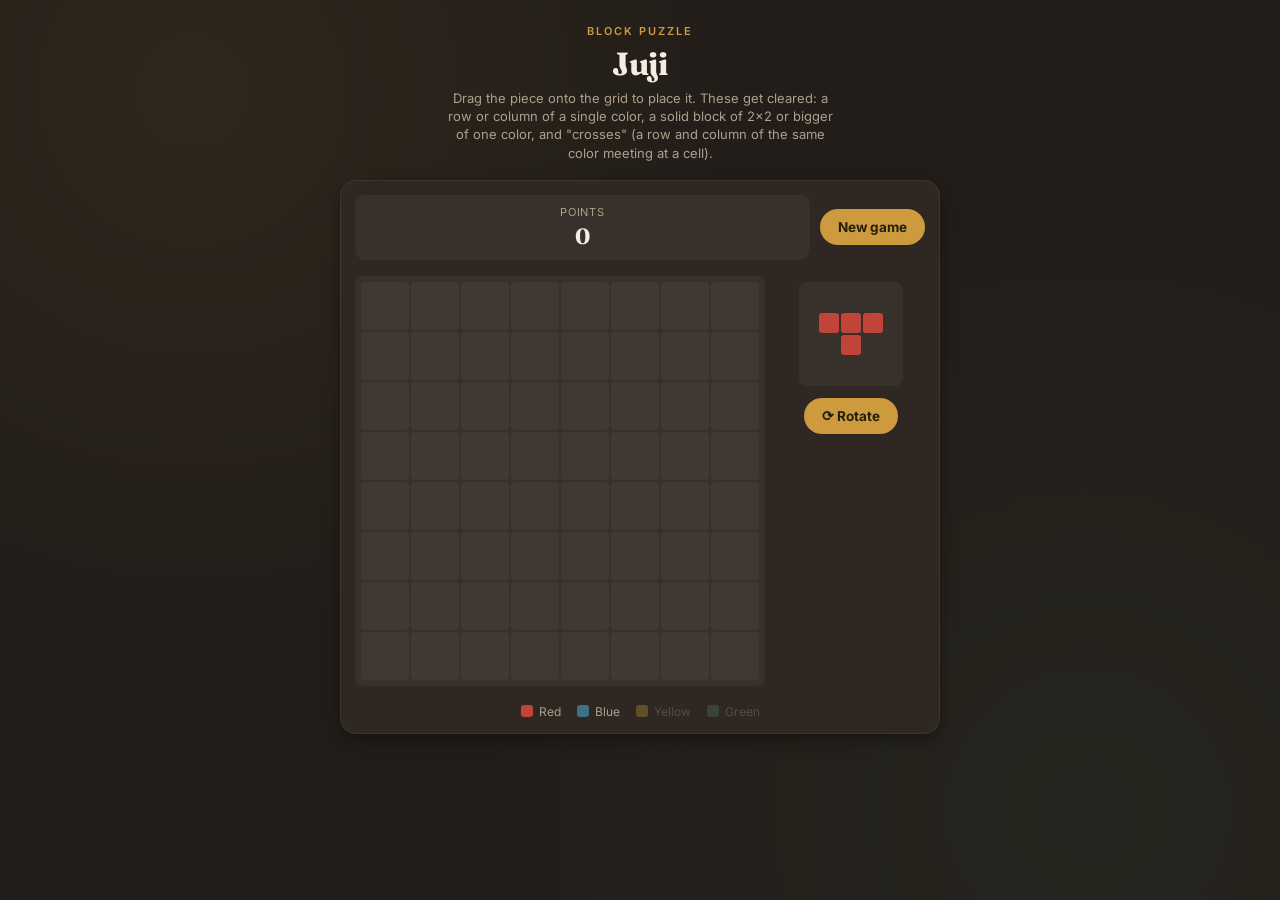
<file: games/juji/index.html>
<!DOCTYPE html>
<html lang="en">
<head>
<meta charset="UTF-8">
<meta name="viewport" content="width=device-width, initial-scale=1.0, minimum-scale=1.0, maximum-scale=1.0, user-scalable=no">
<title>Juji — a color block puzzle</title>
<link rel="preconnect" href="https://fonts.googleapis.com">
<link rel="preconnect" href="https://fonts.gstatic.com" crossorigin>
<link href="https://fonts.googleapis.com/css2?family=Fraunces:opsz,wght@9..144,400;9..144,600;9..144,700&family=Inter:wght@400;500;600;700&display=swap" rel="stylesheet">
<style>
  :root{
    --bg: #221d19;
    --panel: #2f2822;
    --panel-2: #38302a;
    --ink: #f3ece0;
    --muted: #ad9f8c;
    --accent: #cd9a3e;
    --accent-soft: rgba(205,154,62,0.18);
    --red: #c1443b;
    --blue: #3e7089;
    --yellow: #d9a441;
    --green: #57815e;
    --invalid: #8a5a9e;
    --radius: 6px;
    --shadow: 0 6px 18px rgba(0,0,0,0.35);
  }

  *{
    box-sizing: border-box;
    -webkit-touch-callout: none;
    -webkit-user-drag: none;
  }

  button{
    user-select: none;
    -webkit-user-select: none;
    -webkit-touch-callout: none;
  }
  html, body{
    height: 100%;
    overscroll-behavior: none;
    -webkit-user-select: none;
    user-select: none;
    -webkit-touch-callout: none;
  }

  body{
    margin:0;
    background:
      radial-gradient(circle at 15% 10%, rgba(205,154,62,0.08), transparent 40%),
      radial-gradient(circle at 85% 90%, rgba(87,129,94,0.08), transparent 45%),
      var(--bg);
    color: var(--ink);
    font-family: 'Inter', sans-serif;
    display:flex;
    justify-content:center;
    padding: 24px 12px;
  }

  .wrap{ width: 100%; max-width: 600px; }

  header{ text-align:center; margin-bottom: 18px; }

  .eyebrow{
    text-transform: uppercase;
    letter-spacing: 0.18em;
    font-size: 11px;
    color: var(--accent);
    font-weight: 600;
    margin-bottom: 6px;
  }

  h1{
    font-family: 'Fraunces', serif;
    font-weight: 700;
    font-size: 32px;
    margin: 0 0 6px;
    letter-spacing: -0.01em;
  }

  .sub{
    color: var(--muted);
    font-size: 13px;
    max-width: 400px;
    margin: 0 auto;
    line-height: 1.4;
  }

  .panel{
    background: var(--panel);
    border: 1px solid rgba(255,255,255,0.06);
    border-radius: 16px;
    box-shadow: var(--shadow);
    padding: 14px;
  }

  .layout{
    display: grid;
    grid-template-columns: auto 1fr;
    grid-template-areas:
      "hud   hud"
      "board piece";
    column-gap: 12px;
    row-gap: 16px;
    align-items: start;
  }

  .hud{
    grid-area: hud;
    display:flex;
    align-items:center;
    gap: 10px;
  }

  .stat{
    flex: 1;
    background: var(--panel-2);
    border-radius: 10px;
    padding: 10px 14px;
    text-align:center;
  }

  .stat-label{
    display:block;
    font-size: 11px;
    text-transform: uppercase;
    letter-spacing: 0.08em;
    color: var(--muted);
    margin-bottom: 3px;
  }

  .stat-value{ font-family:'Fraunces', serif; font-size: 22px; font-weight: 700; }

  .board-area{
    grid-area: board;
    touch-action: none;
    -webkit-user-select: none;
    user-select: none;
    -webkit-touch-callout: none;
  }

  .board{
    display:grid;
    grid-template-columns: repeat(8, 48px);
    grid-template-rows: repeat(8, 48px);
    gap: 2px;
    background: var(--panel-2);
    padding: 6px;
    border-radius: 8px;
  }

  .cell{
    border-radius: 4px;
    background: rgba(255,255,255,0.04);
    transition: background-color 0.05s ease;
  }

  .cell.fill-red{ background: var(--red); }
  .cell.fill-blue{ background: var(--blue); }
  .cell.fill-yellow{ background: var(--yellow); }
  .cell.fill-green{ background: var(--green); }
  .cell.fill-rainbow, .preview-cell.fill-rainbow{
    background: conic-gradient(from 0deg, var(--red), var(--yellow), var(--green), var(--blue), var(--red));
  }

  .cell.ghost-red{ background: color-mix(in srgb, var(--red) 55%, transparent); box-shadow: inset 0 0 0 2px var(--red); }
  .cell.ghost-blue{ background: color-mix(in srgb, var(--blue) 55%, transparent); box-shadow: inset 0 0 0 2px var(--blue); }
  .cell.ghost-yellow{ background: color-mix(in srgb, var(--yellow) 55%, transparent); box-shadow: inset 0 0 0 2px var(--yellow); }
  .cell.ghost-green{ background: color-mix(in srgb, var(--green) 55%, transparent); box-shadow: inset 0 0 0 2px var(--green); }
  .cell.ghost-rainbow{
    background: conic-gradient(from 0deg, var(--red), var(--yellow), var(--green), var(--blue), var(--red));
    opacity: 0.4;
    box-shadow: inset 0 0 0 2px var(--ink);
  }
  .cell.blast-preview{
    background: color-mix(in srgb, var(--ink) 30%, transparent);
    box-shadow: inset 0 0 0 2px var(--accent);
  }
  .cell.ghost-bad{ background: rgba(138,90,158,0.4); box-shadow: inset 0 0 0 2px var(--invalid); }

  @keyframes cellPop{
    0%   { transform: scale(1);    opacity: 1; filter: brightness(1); }
    35%  { transform: scale(1.35); opacity: 1; filter: brightness(1.7); }
    100% { transform: scale(0.15); opacity: 0; filter: brightness(2.2); }
  }

  @keyframes cellRing{
    0%   { transform: scale(0.5); opacity: 0.85; }
    100% { transform: scale(2.4); opacity: 0; }
  }

  .cell.exploding{
    animation: cellPop 0.38s ease-in forwards;
    position: relative;
    z-index: 5;
  }

  .cell.exploding::after{
    content: "";
    position: absolute;
    inset: 0;
    border-radius: 50%;
    animation: cellRing 0.38s ease-out forwards;
    pointer-events: none;
  }

  .cell.exploding.fill-red::after{ background: var(--red); }
  .cell.exploding.fill-blue::after{ background: var(--blue); }
  .cell.exploding.fill-yellow::after{ background: var(--yellow); }
  .cell.exploding.fill-green::after{ background: var(--green); }
  .cell.exploding.fill-rainbow::after{
    background: conic-gradient(from 0deg, var(--red), var(--yellow), var(--green), var(--blue), var(--red));
  }

  .piece-panel{
    grid-area: piece;
    display:flex;
    flex-direction: column;
    align-items: center;
    gap: 12px;
    padding-top: 6px;
  }

  .piece-preview-frame{
    background: var(--panel-2);
    border-radius: 8px;
    padding: 8px;
    width: 104px;
    height: 104px;
    flex: 0 0 auto;
    display:flex;
    align-items:center;
    justify-content:center;
    cursor: grab;
    touch-action: none;
    -webkit-user-select: none;
    user-select: none;
    -webkit-touch-callout: none;
    transition: opacity 0.15s ease;
  }

  .piece-preview-frame.hidden-while-dragging{ opacity: 0.25; }

  .floating-piece{
    position: fixed;
    top: 0; left: 0;
    display: grid;
    gap: 2px;
    pointer-events: none;
    z-index: 100;
    filter: drop-shadow(0 8px 14px rgba(0,0,0,0.45));
  }

  .piece-preview{
    display:grid;
    gap: 2px;
  }

  .preview-cell{ width: 20px; height: 20px; border-radius: 3px; }
  .preview-cell.preview-empty{ background: transparent; }
  .preview-cell.fill-red{ background: var(--red); }
  .preview-cell.fill-blue{ background: var(--blue); }
  .preview-cell.fill-yellow{ background: var(--yellow); }
  .preview-cell.fill-green{ background: var(--green); }

  .btn-primary{
    border:none;
    background: var(--accent);
    color: #251d10;
    font-family: inherit;
    font-weight: 700;
    font-size: 13.5px;
    padding: 10px 18px;
    border-radius: 999px;
    cursor:pointer;
    transition: filter 0.15s ease;
    white-space: nowrap;
  }

  .btn-primary:hover{ filter: brightness(1.08); }

  .legend{
    display:flex;
    justify-content:center;
    gap: 16px;
    margin-top: 18px;
    flex-wrap: wrap;
  }

  .legend-item{ display:flex; align-items:center; gap: 6px; font-size: 12px; color: var(--muted); transition: opacity 0.2s ease; }
  .legend-item.locked{ opacity: 0.3; }

  .swatch{ width: 12px; height:12px; border-radius: 3px; }
  .swatch.red{ background: var(--red); }
  .swatch.blue{ background: var(--blue); }
  .swatch.yellow{ background: var(--yellow); }
  .swatch.green{ background: var(--green); }

  .game-over-overlay{
    position: fixed;
    inset: 0;
    background: rgba(15,12,10,0.75);
    display:flex;
    align-items:center;
    justify-content:center;
    z-index: 200;
  }

  .game-over-overlay.hidden{ display:none; }

  .game-over-box{
    background: var(--panel);
    border-radius: 16px;
    padding: 28px 32px;
    text-align:center;
    box-shadow: var(--shadow);
  }

  .game-over-box h2{
    font-family:'Fraunces', serif;
    margin: 0 0 8px;
  }

  .game-over-box .score-line{ color: var(--muted); margin-bottom: 18px; font-size: 14px; }

  .share-row{
    display:flex;
    flex-direction: column;
    align-items: center;
    gap: 6px;
    margin-bottom: 18px;
  }

  .btn-secondary{
    border: 1px solid var(--accent);
    background: transparent;
    color: var(--accent);
    font-family: inherit;
    font-weight: 600;
    font-size: 13px;
    padding: 9px 20px;
    border-radius: 999px;
    cursor: pointer;
    transition: background 0.15s ease;
  }

  .btn-secondary:hover{ background: var(--accent-soft); }

  .share-feedback{
    font-size: 12px;
    color: var(--accent);
    min-height: 16px;
  }

  /* Ad slot placeholder — swap this block's contents for your ad network's embed
     code (e.g. a Google AdSense <ins> tag) when you're ready to wire up real ads. */
  .ad-slot{
    width: 300px;
    max-width: 100%;
    height: 50px;
    margin: 0 auto 18px;
    border: 1px dashed rgba(255,255,255,0.2);
    border-radius: 8px;
    display:flex;
    align-items:center;
    justify-content:center;
    background: rgba(255,255,255,0.03);
  }

  .ad-slot-label{
    font-size: 11px;
    text-transform: uppercase;
    letter-spacing: 0.1em;
    color: var(--muted);
  }

  @media (max-width: 580px){
    .layout{
      grid-template-columns: 1fr 1fr;
      grid-template-areas:
        "board board"
        "piece hud";
      justify-items: center;
      row-gap: 14px;
    }
    .board{
      grid-template-columns: repeat(8, 34px);
      grid-template-rows: repeat(8, 34px);
    }
    .hud{
      flex-direction: column;
      width: 100%;
    }
    .hud .btn-primary{ width: 100%; }
  }
</style>
</head>
<body>
<div class="wrap">

  <header>
    <div class="eyebrow">Block puzzle</div>
    <h1>Juji</h1>
    <p class="sub">Drag the piece onto the grid to place it. These get cleared: a row or column of a single color, a solid block of 2×2 or bigger of one color, and "crosses" (a row and column of the same color meeting at a cell).</p>
  </header>

  <div class="panel">
    <div class="layout">
      <div class="hud">
        <div class="stat">
          <span class="stat-label">Points</span>
          <span class="stat-value" id="points">0</span>
        </div>
        <button class="btn-primary" id="newGameBtn">New game</button>
      </div>

      <div class="board-area" id="boardArea">
        <div class="board" id="board"></div>
      </div>

      <div class="piece-panel">
        <div class="piece-preview-frame" id="piecePreviewFrame">
          <div class="piece-preview" id="piecePreview"></div>
        </div>
        <button class="btn-primary" id="rotateBtn">⟳ Rotate</button>
      </div>
    </div>

    <div class="legend" id="legend">
      <div class="legend-item" data-color="red"><span class="swatch red"></span>Red</div>
      <div class="legend-item" data-color="blue"><span class="swatch blue"></span>Blue</div>
      <div class="legend-item" data-color="yellow"><span class="swatch yellow"></span>Yellow</div>
      <div class="legend-item" data-color="green"><span class="swatch green"></span>Green</div>
    </div>
  </div>

</div>

<div class="game-over-overlay hidden" id="gameOverOverlay">
  <div class="game-over-box">
    <h2>Game Over</h2>
    <div class="score-line">No room left for this piece. Final score: <span id="finalScore">0</span></div>

    <div class="share-row">
      <button class="btn-secondary" id="shareBtn">Share score</button>
      <div class="share-feedback" id="shareFeedback"></div>
    </div>

    <div class="ad-slot" id="adSlot">
      <span class="ad-slot-label">Advertisement</span>
    </div>

    <button class="btn-primary" id="restartBtn">New game</button>
  </div>
</div>

<script>
(function(){
  const SIZE = 8;
  const COLOR_NAMES = ['red','blue','yellow','green'];

  // Offset tables reproduced exactly from the original game's placement arithmetic,
  // so pieces occupy the same cells relative to the pivot in every rotation.
  const SHAPES = {
    O: [
      [[0,0],[0,1],[1,0],[1,1]],
      [[0,0],[1,0],[0,-1],[1,-1]],
      [[0,0],[0,-1],[-1,0],[-1,-1]],
      [[0,0],[-1,0],[0,1],[-1,1]],
    ],
    S: [
      [[0,0],[0,1],[1,-1],[1,0]],
      [[0,0],[1,0],[-1,-1],[0,-1]],
      [[0,0],[0,-1],[-1,1],[-1,0]],
      [[0,0],[-1,0],[1,1],[0,1]],
    ],
    Z: [
      [[0,0],[0,1],[1,1],[1,2]],
      [[0,0],[1,0],[1,-1],[2,-1]],
      [[0,0],[0,-1],[-1,-1],[-1,-2]],
      [[0,0],[-1,0],[-1,1],[-2,1]],
    ],
    L: [
      [[0,0],[1,0],[2,0],[2,1]],
      [[0,0],[0,-1],[0,-2],[1,-2]],
      [[0,0],[-1,0],[-2,0],[-2,-1]],
      [[0,0],[0,1],[0,2],[-1,2]],
    ],
    J: [
      [[0,0],[1,0],[2,0],[2,-1]],
      [[0,0],[0,-1],[0,-2],[-1,-2]],
      [[0,0],[-1,0],[-2,0],[-2,1]],
      [[0,0],[0,1],[0,2],[1,2]],
    ],
    T: [
      [[0,0],[0,1],[0,2],[1,1]],
      [[0,0],[1,0],[2,0],[1,-1]],
      [[0,0],[0,-1],[0,-2],[-1,-1]],
      [[0,0],[-1,0],[-2,0],[-1,1]],
    ],
    I: [
      [[0,0],[1,0],[2,0],[3,0]],
      [[0,0],[0,-1],[0,-2],[0,-3]],
      [[0,0],[-1,0],[-2,0],[-3,0]],
      [[0,0],[0,1],[0,2],[0,3]],
    ],
  };
  const PIECE_TYPES = Object.keys(SHAPES);

  // A 1-cell "bomb" piece. Kept out of SHAPES/PIECE_TYPES' normal random pool above —
  // it's only ever chosen explicitly by createPiece() once the board is half full.
  const BOMB_SHAPE = [[[0,0]],[[0,0]],[[0,0]],[[0,0]]]; // same single cell in all 4 "rotations"
  const BOMB_FILL_THRESHOLD = 0.5; // bombs can only appear once the board is at least this full
  const BOMB_CHANCE = 0.15; // chance per new piece, once the threshold is met

  let colorsUnlocked = 2;
  let score = 0;
  let gameOver = false;
  let busy = false; // true while the placement/explosion animation is still resolving

  let board = makeEmptyBoard();
  let cellEls = [];
  let ghostCells = [];
  let hoverPivot = null;

  let pieceType = 'O';
  let rotation = 0;
  let pieceColors = [];
  let isBomb = false;

  function makeEmptyBoard(){
    const b = [];
    for(let r=0;r<SIZE;r++) b.push(new Array(SIZE).fill(null));
    return b;
  }

  function pickColor(){
    return COLOR_NAMES[Math.floor(Math.random() * colorsUnlocked)];
  }

  function currentShapeTable(){
    return isBomb ? BOMB_SHAPE : SHAPES[pieceType];
  }

  function boardFillRatio(){
    let count = 0;
    for(let r=0;r<SIZE;r++) for(let c=0;c<SIZE;c++) if(board[r][c] !== null) count++;
    return count / (SIZE*SIZE);
  }

  function createPiece(){
    rotation = 0;
    if(boardFillRatio() >= BOMB_FILL_THRESHOLD && Math.random() < BOMB_CHANCE){
      isBomb = true;
      pieceType = null;
      pieceColors = ['rainbow'];
    } else {
      isBomb = false;
      pieceType = PIECE_TYPES[Math.floor(Math.random() * PIECE_TYPES.length)];
      // A piece is composed from at most 2 colors (never all 4), so it always stays solvable.
      const col1 = pickColor();
      const col2 = pickColor();
      pieceColors = [0,1,2,3].map(() => Math.random() < 0.5 ? col1 : col2);
    }
    renderPiecePreview();
  }

  function rotatePiece(){
    rotation = (rotation + 1) % 4;
    renderPiecePreview();
    if(hoverPivot) updateGhost(hoverPivot.r, hoverPivot.c);
  }

  function getPieceCells(pivotR, pivotC){
    return currentShapeTable()[rotation].map(([dr,dc]) => ({ r: pivotR + dr, c: pivotC + dc }));
  }

  function isValidPlacement(cells){
    return cells.every(({r,c}) => r >= 0 && r < SIZE && c >= 0 && c < SIZE && board[r][c] === null);
  }

  // True if the current piece fits somewhere on the board, in at least one of its 4 rotations.
  function hasAnyValidPlacement(){
    const table = currentShapeTable();
    for(let rot=0; rot<4; rot++){
      const shape = table[rot];
      for(let r=0;r<SIZE;r++){
        for(let c=0;c<SIZE;c++){
          const cells = shape.map(([dr,dc]) => ({ r: r+dr, c: c+dc }));
          if(isValidPlacement(cells)) return true;
        }
      }
    }
    return false;
  }

  // ---------- clearing logic ----------

  function findSquareCells(size){
    const toDelete = new Set();
    for(let r=0; r<=SIZE-size; r++){
      for(let c=0; c<=SIZE-size; c++){
        const color = board[r][c];
        if(!color) continue;
        let match = true;
        for(let i=0;i<size && match;i++){
          for(let j=0;j<size;j++){
            if(board[r+i][c+j] !== color){ match = false; break; }
          }
        }
        if(match){
          for(let i=0;i<size;i++) for(let j=0;j<size;j++) toDelete.add((r+i)+','+(c+j));
        }
      }
    }
    return toDelete;
  }

  function collectClearCells(){
    const toDelete = new Set();

    // crosses: a full row and a full column of the same color meeting at a cell
    for(let r=0;r<SIZE;r++){
      for(let c=0;c<SIZE;c++){
        const color = board[r][c];
        if(!color) continue;
        const rowFull = board[r].every(cell => cell === color);
        const colFull = board.every(row => row[c] === color);
        if(rowFull && colFull){
          for(let cc=0; cc<SIZE; cc++) toDelete.add(r+','+cc);
          for(let rr=0; rr<SIZE; rr++) toDelete.add(rr+','+c);
        }
      }
    }

    // uniform-color squares, largest first (5x5 down to 2x2)
    for(let size=5; size>=2; size--){
      for(const key of findSquareCells(size)) toDelete.add(key);
    }

    // full rows
    for(let r=0;r<SIZE;r++){
      const color = board[r][0];
      if(color && board[r].every(cell => cell === color)){
        for(let c=0;c<SIZE;c++) toDelete.add(r+','+c);
      }
    }

    // full columns
    for(let c=0;c<SIZE;c++){
      const color = board[0][c];
      if(color && board.every(row => row[c] === color)){
        for(let r=0;r<SIZE;r++) toDelete.add(r+','+c);
      }
    }

    return Array.from(toDelete).map(key => {
      const [r,c] = key.split(',').map(Number);
      return { r, c };
    });
  }

  function checkFullBoardOfOneColor(){
    for(const color of COLOR_NAMES){
      let count = 0;
      for(let r=0;r<SIZE;r++) for(let c=0;c<SIZE;c++) if(board[r][c] === color) count++;
      if(count === SIZE*SIZE) return true;
    }
    return false;
  }

  function updateUnlockedColors(){
    if(score > 50) colorsUnlocked = 3;
    if(score > 100) colorsUnlocked = 4;
  }

  // The bomb clears every occupied cell in the 3x3 area centered on where it lands (itself included).
  function collectBombArea(centerR, centerC){
    const cells = [];
    for(let r=centerR-1; r<=centerR+1; r++){
      for(let c=centerC-1; c<=centerC+1; c++){
        if(r>=0 && r<SIZE && c>=0 && c<SIZE && board[r][c] !== null){
          cells.push({ r, c });
        }
      }
    }
    return cells;
  }

  // Actually empties the board cells and awards their points — called once the explosion animation finishes.
  function applyClearedCells(cells){
    cells.forEach(({r,c}) => {
      board[r][c] = null;
      score++;
    });
  }

  const EXPLOSION_MS = 380;

  // Plays a short pop/ring animation on each cleared cell, then invokes onComplete.
  function playExplosion(cells, onComplete){
    if(cells.length === 0){ onComplete(); return; }
    cells.forEach(({r,c}) => {
      const el = cellEls[r] && cellEls[r][c];
      if(el) el.classList.add('exploding');
    });
    setTimeout(onComplete, EXPLOSION_MS);
  }

  function checkGameOver(){
    if(hasAnyValidPlacement()) return;
    gameOver = true;
    document.getElementById('finalScore').textContent = score;
    document.getElementById('gameOverOverlay').classList.remove('hidden');
  }

  // ---------- placement ----------

  function finishTurn(){
    updateUnlockedColors();
    createPiece();
    renderBoard();
    updateHud();
    checkGameOver();
  }

  function commitPlacement(pivotR, pivotC){
    const cells = getPieceCells(pivotR, pivotC);
    if(!isValidPlacement(cells)) return false;

    busy = true;
    cells.forEach((cell, i) => { board[cell.r][cell.c] = pieceColors[i]; });

    let clearedCells = [];
    if(isBomb){
      clearedCells = collectBombArea(cells[0].r, cells[0].c);
    } else if(checkFullBoardOfOneColor()){
      board = makeEmptyBoard();
    } else {
      clearedCells = collectClearCells();
    }

    // Show the placed piece (and whatever's about to explode) before animating the clear.
    renderBoard();

    playExplosion(clearedCells, () => {
      applyClearedCells(clearedCells);
      finishTurn();
      busy = false;
    });

    return true;
  }

  // ---------- rendering ----------

  function renderBoard(){
    const boardEl = document.getElementById('board');
    boardEl.innerHTML = '';
    cellEls = [];
    for(let r=0;r<SIZE;r++){
      const rowEls = [];
      for(let c=0;c<SIZE;c++){
        const cell = document.createElement('div');
        cell.className = 'cell' + (board[r][c] ? ' fill-' + board[r][c] : '');
        cell.dataset.r = r;
        cell.dataset.c = c;
        boardEl.appendChild(cell);
        rowEls.push(cell);
      }
      cellEls.push(rowEls);
    }
  }

  const GHOST_CLASSES = [...COLOR_NAMES, 'rainbow'].map(col => 'ghost-' + col).concat(['ghost-bad', 'blast-preview']);

  function clearGhost(){
    ghostCells.forEach(({r,c}) => {
      const el = cellEls[r] && cellEls[r][c];
      if(!el) return;
      GHOST_CLASSES.forEach(cls => el.classList.remove(cls));
    });
    ghostCells = [];
  }

  function updateGhost(pivotR, pivotC){
    clearGhost();
    hoverPivot = { r: pivotR, c: pivotC };
    const cells = getPieceCells(pivotR, pivotC);
    const valid = isValidPlacement(cells);

    cells.forEach((cell, i) => {
      if(cell.r < 0 || cell.r >= SIZE || cell.c < 0 || cell.c >= SIZE) return;
      const el = cellEls[cell.r][cell.c];
      el.classList.add(valid ? 'ghost-' + pieceColors[i] : 'ghost-bad');
      ghostCells.push({ r: cell.r, c: cell.c });
    });

    // Preview the bomb's 3x3 blast radius too, so the player can see what will be destroyed.
    if(isBomb && valid){
      const centerR = cells[0].r, centerC = cells[0].c;
      for(let r=centerR-1; r<=centerR+1; r++){
        for(let c=centerC-1; c<=centerC+1; c++){
          if(r === centerR && c === centerC) continue; // already ghosted above
          if(r < 0 || r >= SIZE || c < 0 || c >= SIZE) continue;
          cellEls[r][c].classList.add('blast-preview');
          ghostCells.push({ r, c });
        }
      }
    }
  }

  function normalizedShape(){
    const shape = currentShapeTable()[rotation];
    const rows = shape.map(([dr]) => dr);
    const cols = shape.map(([,dc]) => dc);
    const minR = Math.min(...rows), maxR = Math.max(...rows);
    const minC = Math.min(...cols), maxC = Math.max(...cols);
    const h = maxR - minR + 1, w = maxC - minC + 1;
    const grid = Array.from({length: h}, () => new Array(w).fill(null));
    shape.forEach(([dr,dc], i) => { grid[dr-minR][dc-minC] = pieceColors[i]; });
    // where the pivot cell (shape offset [0,0]) sits inside the normalized grid
    return { grid, w, h, pivotRow: -minR, pivotCol: -minC };
  }

  function renderPiecePreview(){
    const { grid, w, h } = normalizedShape();
    const previewEl = document.getElementById('piecePreview');
    previewEl.style.gridTemplateColumns = 'repeat(' + w + ', 20px)';
    previewEl.style.gridTemplateRows = 'repeat(' + h + ', 20px)';
    previewEl.innerHTML = '';
    for(let r=0;r<h;r++){
      for(let c=0;c<w;c++){
        const cell = document.createElement('div');
        cell.className = 'preview-cell' + (grid[r][c] ? ' fill-' + grid[r][c] : ' preview-empty');
        previewEl.appendChild(cell);
      }
    }
  }

  function updateHud(){
    document.getElementById('points').textContent = score;
    document.querySelectorAll('#legend .legend-item').forEach((item, idx) => {
      item.classList.toggle('locked', idx >= colorsUnlocked);
    });
  }

  // ---------- pointer interaction: grab the piece from its tray and drag it onto the grid ----------

  const CLEARANCE = 62; // px of guaranteed empty gap kept between the piece's bottom edge and the finger

  let dragging = false;
  let floatingEl = null;
  let dragMeta = null; // { pivotRow, pivotCol, cellPx, gap, liftY } for the piece currently being dragged

  function cellFromPoint(clientX, clientY){
    const el = document.elementFromPoint(clientX, clientY);
    if(!el) return null;
    const cellEl = el.closest('.cell');
    if(!cellEl) return null;
    return { r: +cellEl.dataset.r, c: +cellEl.dataset.c };
  }

  function aimPoint(clientX, clientY){
    const lift = dragMeta ? dragMeta.liftY : CLEARANCE;
    return { x: clientX, y: clientY - lift };
  }

  function buildFloatingPiece(){
    const { grid, w, h, pivotRow, pivotCol } = normalizedShape();
    // match the floating piece's cell size to the board's actual (possibly mobile-shrunk) cell size,
    // so it visually lines up with the ghost preview underneath instead of looking like a separate, smaller icon
    const cellPx = cellEls[0][0].getBoundingClientRect().width;
    const gap = 2; // matches .board's grid gap
    const pitch = cellPx + gap;

    // how many rows of the shape sit below the pivot row — this varies by piece/rotation
    // (e.g. a vertical I-piece with the pivot at its top extends 3 rows below it)
    const rowsBelowPivot = (h - 1) - pivotRow;
    const liftY = rowsBelowPivot * pitch + cellPx / 2 + CLEARANCE;

    dragMeta = { pivotRow, pivotCol, cellPx, gap, liftY };

    const el = document.createElement('div');
    el.className = 'floating-piece';
    el.style.gridTemplateColumns = 'repeat(' + w + ', ' + cellPx + 'px)';
    el.style.gridTemplateRows = 'repeat(' + h + ', ' + cellPx + 'px)';
    for(let r=0;r<h;r++){
      for(let c=0;c<w;c++){
        const cell = document.createElement('div');
        cell.className = 'preview-cell' + (grid[r][c] ? ' fill-' + grid[r][c] : ' preview-empty');
        el.appendChild(cell);
      }
    }
    return el;
  }

  function positionFloating(clientX, clientY){
    if(!floatingEl || !dragMeta) return;
    const { pivotRow, pivotCol, cellPx, gap } = dragMeta;
    const pitch = cellPx + gap;
    const { x: aimX, y: aimY } = aimPoint(clientX, clientY);
    // place the piece so its pivot cell's *center* sits exactly on the aim point —
    // the same point used to compute the ghost — so piece and ghost stay visually locked together
    const left = aimX - (pivotCol * pitch + cellPx / 2);
    const top = aimY - (pivotRow * pitch + cellPx / 2);
    floatingEl.style.transform = 'translate(' + left + 'px, ' + top + 'px)';
  }

  function startDrag(clientX, clientY){
    dragging = true;
    floatingEl = buildFloatingPiece();
    document.body.appendChild(floatingEl);
    positionFloating(clientX, clientY);
    document.getElementById('piecePreviewFrame').classList.add('hidden-while-dragging');
    updateAim(clientX, clientY);
  }

  function updateAim(clientX, clientY){
    const { x, y } = aimPoint(clientX, clientY);
    const cell = cellFromPoint(x, y);
    if(cell) updateGhost(cell.r, cell.c);
    else { clearGhost(); hoverPivot = null; }
  }

  function endDrag(clientX, clientY){
    const { x, y } = aimPoint(clientX, clientY);
    const cell = cellFromPoint(x, y);
    const placed = cell ? commitPlacement(cell.r, cell.c) : false;
    clearGhost();
    hoverPivot = null;

    const frame = document.getElementById('piecePreviewFrame');
    frame.classList.remove('hidden-while-dragging');

    const el = floatingEl;
    floatingEl = null;
    dragMeta = null;
    dragging = false;

    if(!el) return;
    if(placed){
      el.remove();
    } else {
      // snap back to the tray, then remove
      const rect = frame.getBoundingClientRect();
      el.style.transition = 'transform 0.16s ease, opacity 0.16s ease';
      el.style.transform = 'translate(-50%, -50%) translate(' + (rect.left + rect.width/2) + 'px, ' + (rect.top + rect.height/2) + 'px)';
      el.style.opacity = '0';
      setTimeout(() => el.remove(), 180);
    }
  }

  function initPointerHandling(){
    const previewFrame = document.getElementById('piecePreviewFrame');
    const TAP_THRESHOLD = 2; // px of movement allowed before a press counts as a drag instead of a tap
    let pointerDownPos = null;

    // iOS Safari (15+) can show its long-press magnifying-glass loupe during the brief
    // stationary moment right after touchdown — exactly the window our tap-vs-drag check
    // waits through. CSS alone (-webkit-touch-callout, user-select) doesn't reliably stop
    // it; explicitly preventing the native (non-passive) touchstart does.
    previewFrame.addEventListener('touchstart', (e) => { e.preventDefault(); }, { passive: false });
    document.getElementById('boardArea').addEventListener('touchstart', (e) => { e.preventDefault(); }, { passive: false });

    previewFrame.addEventListener('pointerdown', (e) => {
      if(gameOver || busy) return;
      e.preventDefault();
      pointerDownPos = { x: e.clientX, y: e.clientY };
    });

    window.addEventListener('pointermove', (e) => {
      if(pointerDownPos && !dragging){
        const dx = e.clientX - pointerDownPos.x;
        const dy = e.clientY - pointerDownPos.y;
        if(Math.hypot(dx, dy) > TAP_THRESHOLD){
          startDrag(e.clientX, e.clientY);
        }
        return;
      }
      if(!dragging) return;
      positionFloating(e.clientX, e.clientY);
      updateAim(e.clientX, e.clientY);
    });

    window.addEventListener('pointerup', (e) => {
      if(dragging){
        endDrag(e.clientX, e.clientY);
      } else if(pointerDownPos){
        // pressed and released without moving past the threshold: treat it as a tap-to-rotate
        rotatePiece();
      }
      pointerDownPos = null;
    });
  }

  function resetGame(){
    colorsUnlocked = 2;
    score = 0;
    gameOver = false;
    busy = false;
    board = makeEmptyBoard();
    document.getElementById('gameOverOverlay').classList.add('hidden');
    createPiece();
    renderBoard();
    updateHud();
  }

  function showShareFeedback(msg){
    const el = document.getElementById('shareFeedback');
    el.textContent = msg;
    setTimeout(() => { if(el.textContent === msg) el.textContent = ''; }, 2500);
  }

  async function shareScore(){
    const text = 'I scored ' + score + ' points in Juji! 🧩';
    if(navigator.share){
      try{
        await navigator.share({ title: 'Juji', text });
      } catch(err){
        // user backed out of the share sheet — not an error worth reporting
      }
      return;
    }
    if(navigator.clipboard && navigator.clipboard.writeText){
      try{
        await navigator.clipboard.writeText(text);
        showShareFeedback('Copied to clipboard!');
      } catch(err){
        showShareFeedback('Could not copy automatically.');
      }
      return;
    }
    showShareFeedback(text);
  }

  document.getElementById('rotateBtn').addEventListener('click', rotatePiece);
  document.getElementById('newGameBtn').addEventListener('click', resetGame);
  document.getElementById('restartBtn').addEventListener('click', resetGame);
  document.getElementById('shareBtn').addEventListener('click', shareScore);

  // Belt-and-braces against double-tap-to-zoom: some mobile browsers (Safari in
  // particular) don't fully honor the viewport meta restrictions for this gesture.
  document.addEventListener('dblclick', (e) => e.preventDefault());
  // Suppress the long-press context menu / magnifying-glass loupe some mobile
  // browsers show during a touch-and-hold, which can appear while dragging a piece.
  document.addEventListener('contextmenu', (e) => e.preventDefault());

  initPointerHandling();
  resetGame();
})();
</script>
</body>
</html>
</file>
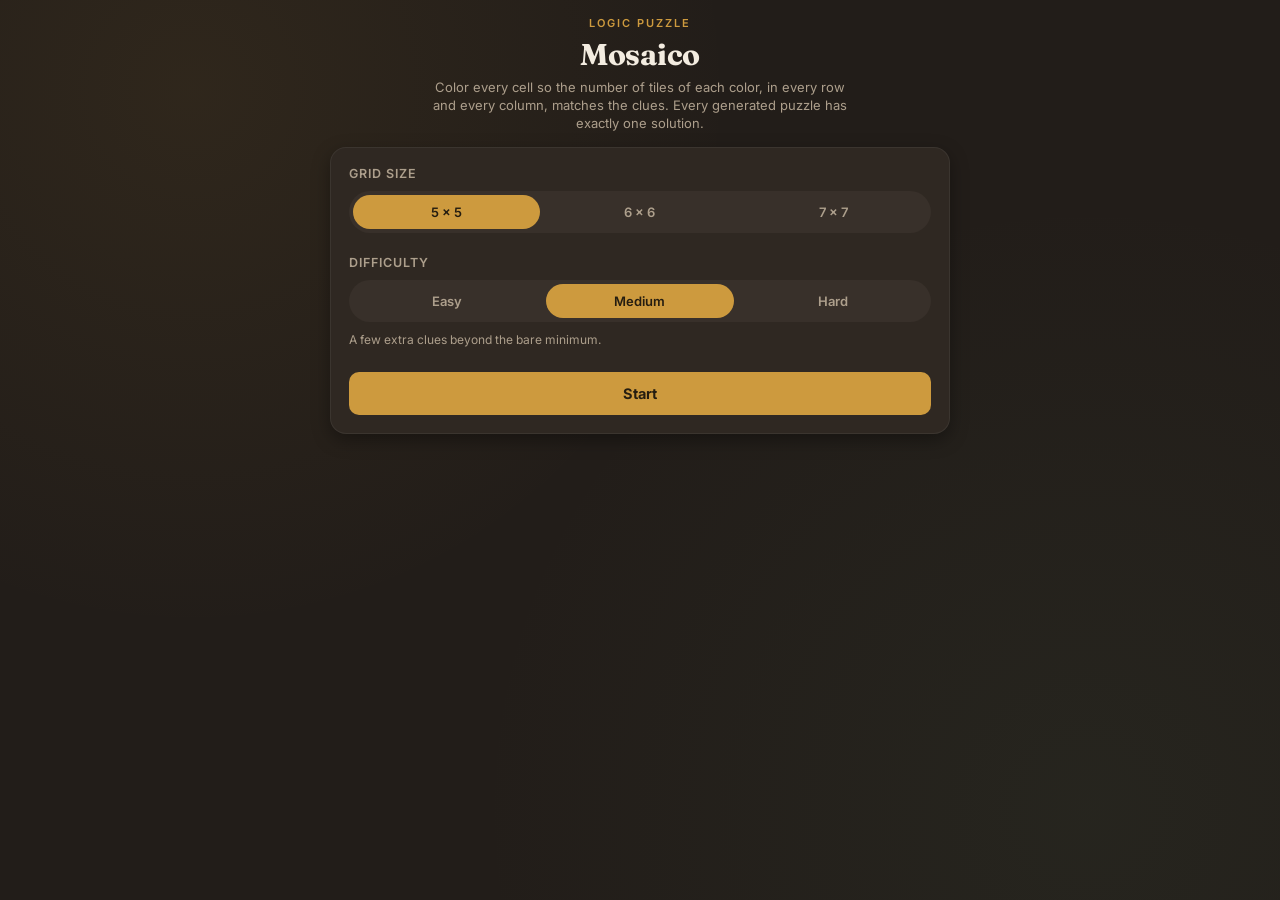
<file: games/mosaico/index.html>
<!DOCTYPE html>
<html lang="en">
<head>
<meta charset="UTF-8">
<meta name="viewport" content="width=device-width, initial-scale=1.0">
<title>Mosaico — a color &amp; logic puzzle</title>
<link rel="preconnect" href="https://fonts.googleapis.com">
<link rel="preconnect" href="https://fonts.gstatic.com" crossorigin>
<link href="https://fonts.googleapis.com/css2?family=Fraunces:opsz,wght@9..144,400;9..144,600;9..144,700&family=Inter:wght@400;500;600;700&display=swap" rel="stylesheet">
<style>
  :root{
    --bg: #221d19;
    --panel: #2f2822;
    --panel-2: #38302a;
    --ink: #f3ece0;
    --muted: #ad9f8c;
    --accent: #cd9a3e;
    --accent-soft: rgba(205,154,62,0.18);
    --red: #c1443b;
    --blue: #3e7089;
    --yellow: #d9a441;
    --green: #57815e;
    --ok: #6fae6f;
    --err: #d1615a;
    --radius: 10px;
    --shadow: 0 6px 18px rgba(0,0,0,0.35);
  }

  *{ box-sizing: border-box; }

  html, body{ height: 100%; }

  body{
    margin:0;
    background:
      radial-gradient(circle at 15% 10%, rgba(205,154,62,0.08), transparent 40%),
      radial-gradient(circle at 85% 90%, rgba(87,129,94,0.08), transparent 45%),
      var(--bg);
    color: var(--ink);
    font-family: 'Inter', sans-serif;
    display:flex;
    justify-content:center;
    padding: 16px;
    overflow: auto; /* safety net only — layout is sized to avoid needing this */
  }

  .wrap{
    width: 100%;
    max-width: 620px;
    height: 100%;
    display: flex;
    flex-direction: column;
    min-height: 0;
  }

  header{ text-align:center; margin-bottom: 14px; flex: 0 0 auto; }

  .eyebrow{
    text-transform: uppercase;
    letter-spacing: 0.18em;
    font-size: 11px;
    color: var(--accent);
    font-weight: 600;
    margin-bottom: 6px;
  }

  h1{
    font-family: 'Fraunces', serif;
    font-weight: 700;
    font-size: 30px;
    margin: 0 0 5px;
    letter-spacing: -0.01em;
  }

  .sub{
    color: var(--muted);
    font-size: 13px;
    max-width: 420px;
    margin: 0 auto;
    line-height: 1.4;
  }

  .panel{
    background: var(--panel);
    border: 1px solid rgba(255,255,255,0.06);
    border-radius: 16px;
    box-shadow: var(--shadow);
    padding: 18px;
    flex: 0 0 auto;
    min-height: 0;
  }

  /* ---------- setup screen ---------- */

  .setup-group{ margin-bottom: 22px; }
  .setup-group:last-of-type{ margin-bottom: 0; }

  .setup-label{
    font-size: 12.5px;
    font-weight: 600;
    color: var(--muted);
    text-transform: uppercase;
    letter-spacing: 0.08em;
    margin-bottom: 10px;
  }

  .option-group{
    display:flex;
    gap: 6px;
    background: var(--panel-2);
    padding: 4px;
    border-radius: 999px;
  }

  .option-group button{
    flex: 1;
    border:none;
    background: transparent;
    color: var(--muted);
    font-family: inherit;
    font-size: 13px;
    font-weight: 600;
    padding: 9px 14px;
    border-radius: 999px;
    cursor:pointer;
    transition: all 0.15s ease;
  }

  .option-group button.active{
    background: var(--accent);
    color: #251d10;
  }

  .option-group button:not(.active):hover{ color: var(--ink); }

  .level-hint{
    font-size: 12px;
    color: var(--muted);
    margin-top: 10px;
    min-height: 16px;
  }

  .btn-primary{
    border:none;
    width:100%;
    background: var(--accent);
    color: #251d10;
    font-family: inherit;
    font-weight: 700;
    font-size: 14.5px;
    padding: 13px 26px;
    border-radius: 10px;
    cursor:pointer;
    transition: filter 0.15s ease;
    margin-top: 24px;
  }

  .btn-primary:hover{ filter: brightness(1.08); }
  .btn-primary:disabled{ opacity: 0.6; cursor: wait; }

  /* ---------- game screen ---------- */

  #gameScreen{
    display: flex;
    flex-direction: column;
    flex: 1 1 auto;
    min-height: 0;
  }

  .controls{
    display:flex;
    align-items:center;
    justify-content:space-between;
    gap: 12px;
    flex-wrap: wrap;
    margin-bottom: 12px;
    flex: 0 0 auto;
  }

  .btn-ghost, .btn-new{
    border: 1px solid var(--accent);
    background: transparent;
    color: var(--accent);
    font-family: inherit;
    font-size: 12.5px;
    font-weight: 600;
    padding: 8px 16px;
    border-radius: 999px;
    cursor: pointer;
    transition: all 0.15s ease;
  }

  .btn-ghost:hover, .btn-new:hover{ background: var(--accent-soft); }

  .btn-group{ display:flex; gap: 8px; flex-wrap: wrap; }

  .board-area{
    display:flex;
    justify-content:center;
    align-items:center;
    flex: 1 1 auto;
    min-height: 0;
    overflow: auto;
    padding: 4px;
  }

  .board{ display:grid; gap: 4px; flex: 0 0 auto; }

  .clue-col, .clue-row{
    display:grid;
    grid-template-columns: repeat(2, 1fr);
    grid-template-rows: repeat(2, 1fr);
    gap: 2px;
    padding: 3px;
  }

  .badge{
    display:flex;
    align-items:center;
    justify-content:center;
    font-size: 12px;
    font-weight: 700;
    border-radius: 5px;
    color: #fff;
    opacity: 0.55;
  }

  .badge.zero{ opacity: 0.18; }

  .badge.red{ background: var(--red); }
  .badge.blue{ background: var(--blue); }
  .badge.yellow{ background: var(--yellow); color:#3a2a05;}
  .badge.green{ background: var(--green); }

  .cell{
    border-radius: var(--radius);
    background: var(--panel-2);
    border: 1px solid rgba(255,255,255,0.05);
    cursor: pointer;
    transition: transform 0.08s ease, box-shadow 0.15s ease;
    position: relative;
  }

  .cell:hover{ transform: translateY(-1px); box-shadow: 0 4px 10px rgba(0,0,0,0.3); }

  .cell.tile-red{ background: var(--red); }
  .cell.tile-blue{ background: var(--blue); }
  .cell.tile-yellow{ background: var(--yellow); }
  .cell.tile-green{ background: var(--green); }

  .cell.locked{
    cursor: default;
    box-shadow: inset 0 0 0 2px rgba(0,0,0,0.35), inset 0 0 12px rgba(0,0,0,0.25);
  }

  .cell.locked:hover{
    transform: none;
    box-shadow: inset 0 0 0 2px rgba(0,0,0,0.35), inset 0 0 12px rgba(0,0,0,0.25);
  }

  .cell.locked::after{
    content: "";
    position:absolute;
    top:6px; left:6px;
    width:6px; height:6px;
    border-radius:50%;
    background: rgba(255,255,255,0.55);
  }

  .cell.mismatch{
    animation: shake 0.35s ease;
    box-shadow: 0 0 0 2px var(--err);
  }

  @keyframes shake{
    0%,100%{ transform: translateX(0); }
    25%{ transform: translateX(-3px); }
    75%{ transform: translateX(3px); }
  }

  .legend{
    display:flex;
    justify-content:center;
    gap: 18px;
    margin-top: 12px;
    flex-wrap: wrap;
    flex: 0 0 auto;
  }

  .legend-item{ display:flex; align-items:center; gap: 7px; font-size: 12.5px; color: var(--muted); }

  .swatch{ width: 14px; height:14px; border-radius: 4px; }

  .swatch.red{ background: var(--red); }
  .swatch.blue{ background: var(--blue); }
  .swatch.yellow{ background: var(--yellow); }
  .swatch.green{ background: var(--green); }

  .footer-row{
    display:flex;
    align-items:center;
    justify-content:space-between;
    margin-top: 12px;
    gap: 12px;
    flex-wrap: wrap;
    flex: 0 0 auto;
  }

  .btn-verifica{
    border:none;
    background: var(--accent);
    color: #251d10;
    font-family: inherit;
    font-weight: 700;
    font-size: 14px;
    padding: 12px 26px;
    border-radius: 10px;
    cursor:pointer;
    transition: filter 0.15s ease;
  }

  .btn-verifica:hover{ filter: brightness(1.08); }

  #risultato{ font-weight: 600; font-size: 14px; min-height: 20px; }
  #risultato.ok{ color: var(--ok); }
  #risultato.err{ color: var(--err); }

  .hint-note{ text-align:center; font-size: 11.5px; color: var(--muted); margin-top: 10px; flex: 0 0 auto; }

  .hidden{ display:none !important; }

  @media (max-width: 480px){
    h1{ font-size: 26px; }
  }

  /* Progressively trim the surrounding chrome on short viewports so the
     board keeps as much vertical room as possible before shrinking. */
  @media (max-height: 700px){
    header{ margin-bottom: 10px; }
    .sub{ display:none; }
    .panel{ padding: 14px; }
  }

  @media (max-height: 560px){
    .eyebrow{ display:none; }
    h1{ font-size: 22px; margin-bottom: 0; }
    .legend, .hint-note{ display:none; }
    .footer-row{ margin-top: 8px; }
  }
</style>
</head>
<body>
<div class="wrap">

  <header>
    <div class="eyebrow">Logic puzzle</div>
    <h1>Mosaico</h1>
    <p class="sub">Color every cell so the number of tiles of each color, in every row and every column, matches the clues. Every generated puzzle has exactly one solution.</p>
  </header>

  <!-- SETUP SCREEN -->
  <div class="panel" id="setupScreen">
    <div class="setup-group">
      <div class="setup-label">Grid size</div>
      <div class="option-group" id="sizeGroup">
        <button data-size="5" class="active">5 × 5</button>
        <button data-size="6">6 × 6</button>
        <button data-size="7">7 × 7</button>
      </div>
    </div>

    <div class="setup-group">
      <div class="setup-label">Difficulty</div>
      <div class="option-group" id="levelGroup">
        <button data-level="easy">Easy</button>
        <button data-level="medium" class="active">Medium</button>
        <button data-level="hard">Hard</button>
      </div>
      <div class="level-hint" id="levelHint"></div>
    </div>

    <button class="btn-primary" id="iniziaBtn">Start</button>
  </div>

  <!-- GAME SCREEN -->
  <div class="panel hidden" id="gameScreen">
    <div class="controls">
      <button class="btn-ghost" id="cambiaImpostazioni">← Change settings</button>
      <div class="btn-group">
        <button class="btn-new" id="pulisci">Clear</button>
        <button class="btn-new" id="nuovoSchema">New puzzle</button>
      </div>
    </div>

    <div class="board-area" id="boardArea">
      <div class="board" id="board"></div>
    </div>

    <div class="legend">
      <div class="legend-item"><span class="swatch red"></span>Red</div>
      <div class="legend-item"><span class="swatch blue"></span>Blue</div>
      <div class="legend-item"><span class="swatch yellow"></span>Yellow</div>
      <div class="legend-item"><span class="swatch green"></span>Green</div>
    </div>

    <div class="footer-row">
      <button class="btn-verifica" id="verifica">Check</button>
      <div id="risultato"></div>
    </div>

    <p class="hint-note">Cells with a dot are already revealed. Click the others to cycle through colors.</p>
  </div>

</div>

<script>
(function(){
  const COLORS = ['red','blue','yellow','green'];
  const K = COLORS.length;

  let N = 5;
  let selectedSize = 5;
  let selectedLevel = 'medium';

  let sol = [];            // sol[r][c] = 0..3
  let rowCounts = [];       // rowCounts[r][k]
  let colCounts = [];       // colCounts[c][k]
  let minimalHinted = [];   // boolean grid, locally-minimal unique-determining hint set
  let hinted = [];          // boolean grid actually used (minimal + extra for difficulty)
  let userGrid = [];        // 0 = empty, 1..4 = color index+1

  const CELL_SIZE = { 5: 54, 6: 48, 7: 42 }; // preferred ("nice") size, never exceeded even if space allows
  const GAP = { 5: 4, 6: 4, 7: 3 };
  const MIN_CELL = 26; // legibility/tap-target floor; below this the board-area scrolls internally
  const MAX_NODES = { 5: 2000000, 6: 4000000, 7: 8000000 };

  function emptyGrid(size, fill){
    const g = [];
    for(let r=0;r<size;r++){ g.push(new Array(size).fill(fill)); }
    return g;
  }

  function randomGrid(size){
    const g = emptyGrid(size, 0);
    for(let r=0;r<size;r++){
      for(let c=0;c<size;c++){
        g[r][c] = Math.floor(Math.random()*K);
      }
    }
    return g;
  }

  function computeCounts(grid, size){
    const rc = [], cc = [];
    for(let r=0;r<size;r++) rc.push(new Array(K).fill(0));
    for(let c=0;c<size;c++) cc.push(new Array(K).fill(0));
    for(let r=0;r<size;r++){
      for(let c=0;c<size;c++){
        rc[r][grid[r][c]]++;
        cc[c][grid[r][c]]++;
      }
    }
    return {rowCounts: rc, colCounts: cc};
  }

  // Counts solutions consistent with rowCounts/colCounts and the given hint grid,
  // stopping early once `cap` solutions have been found.
  function countSolutions(size, rc, cc, hintGrid, solution, cap, maxNodes){
    const remRow = rc.map(a => a.slice());
    const remCol = cc.map(a => a.slice());
    let found = 0;
    let nodes = 0;

    function backtrack(index){
      if(found >= cap) return;
      nodes++;
      if(nodes > maxNodes) { found = cap; return; } // safety valve
      if(index === size*size){
        found++;
        return;
      }
      const r = Math.floor(index / size);
      const c = index % size;

      if(hintGrid[r][c]){
        const k = solution[r][c];
        if(remRow[r][k] > 0 && remCol[c][k] > 0){
          remRow[r][k]--; remCol[c][k]--;
          backtrack(index+1);
          remRow[r][k]++; remCol[c][k]++;
        }
        return;
      }

      for(let k=0;k<K;k++){
        if(remRow[r][k] > 0 && remCol[c][k] > 0){
          remRow[r][k]--; remCol[c][k]--;
          backtrack(index+1);
          remRow[r][k]++; remCol[c][k]++;
          if(found >= cap) return;
        }
      }
    }

    backtrack(0);
    return found;
  }

  function shuffledCellOrder(size){
    const cells = [];
    for(let r=0;r<size;r++) for(let c=0;c<size;c++) cells.push([r,c]);
    for(let i=cells.length-1;i>0;i--){
      const j = Math.floor(Math.random()*(i+1));
      [cells[i],cells[j]] = [cells[j],cells[i]];
    }
    return cells;
  }

  function buildUniquePuzzle(size){
    const maxNodes = MAX_NODES[size] || 2000000;
    let attempt = 0;
    while(true){
      attempt++;
      const grid = randomGrid(size);
      const {rowCounts: rc, colCounts: cc} = computeCounts(grid, size);

      const hg = emptyGrid(size, false);
      const order = shuffledCellOrder(size);
      let idx = 0;

      while(countSolutions(size, rc, cc, hg, grid, 2, maxNodes) !== 1){
        if(idx >= order.length) break; // a fully-hinted grid is always unique
        const [r,c] = order[idx++];
        hg[r][c] = true;
      }

      if(countSolutions(size, rc, cc, hg, grid, 2, maxNodes) !== 1){
        if(attempt <= 8) continue;
        // extremely unlikely fallback: keep the fully-hinted grid as-is
      }

      // Minimize: try removing each hint; keep it removed if uniqueness survives.
      const hintCells = [];
      for(let r=0;r<size;r++) for(let c=0;c<size;c++) if(hg[r][c]) hintCells.push([r,c]);
      for(let i=hintCells.length-1;i>0;i--){
        const j = Math.floor(Math.random()*(i+1));
        [hintCells[i],hintCells[j]] = [hintCells[j],hintCells[i]];
      }
      for(const [r,c] of hintCells){
        hg[r][c] = false;
        if(countSolutions(size, rc, cc, hg, grid, 2, maxNodes) !== 1){
          hg[r][c] = true;
        }
      }

      return {sol: grid, rowCounts: rc, colCounts: cc, minimalHinted: hg};
    }
  }

  function extraFraction(level){
    if(level === 'easy') return 0.35;
    if(level === 'medium') return 0.15;
    return 0; // hard: only the bare minimum
  }

  function applyDifficulty(level){
    hinted = minimalHinted.map(row => row.slice());
    const free = [];
    for(let r=0;r<N;r++) for(let c=0;c<N;c++) if(!hinted[r][c]) free.push([r,c]);
    for(let i=free.length-1;i>0;i--){
      const j = Math.floor(Math.random()*(i+1));
      [free[i],free[j]] = [free[j],free[i]];
    }
    const extra = Math.round(free.length * extraFraction(level));
    for(let i=0;i<extra;i++){
      const [r,c] = free[i];
      hinted[r][c] = true;
    }

    userGrid = emptyGrid(N, 0);
    for(let r=0;r<N;r++){
      for(let c=0;c<N;c++){
        if(hinted[r][c]) userGrid[r][c] = sol[r][c] + 1;
      }
    }
  }

  function newPuzzle(){
    const p = buildUniquePuzzle(N);
    sol = p.sol;
    rowCounts = p.rowCounts;
    colCounts = p.colCounts;
    minimalHinted = p.minimalHinted;
    applyDifficulty(selectedLevel);
    render();
    clearResult();
  }

  function badgeHTML(counts){
    let html = '';
    for(let k=0;k<K;k++){
      const zero = counts[k] === 0 ? ' zero' : '';
      html += `<div class="badge ${COLORS[k]}${zero}">${counts[k]}</div>`;
    }
    return html;
  }

  function fitBoard(){
    const area = document.getElementById('boardArea');
    const board = document.getElementById('board');
    if(!area || area.clientWidth === 0 || area.clientHeight === 0) return; // not visible/measurable yet

    const cellsPerSide = N + 1; // +1 for the clue row/column
    const gap = GAP[N] || 4;
    const padding = 8; // .board-area's own padding (4px each side)

    const availW = area.clientWidth - padding;
    const availH = area.clientHeight - padding;

    const fromW = Math.floor((availW - gap * (cellsPerSide - 1)) / cellsPerSide);
    const fromH = Math.floor((availH - gap * (cellsPerSide - 1)) / cellsPerSide);
    const cap = CELL_SIZE[N] || 48;

    let cellPx = Math.min(fromW, fromH, cap);
    cellPx = Math.max(cellPx, MIN_CELL);

    board.style.gridTemplateColumns = cellPx + 'px repeat(' + N + ', ' + cellPx + 'px)';
    board.style.gridTemplateRows = cellPx + 'px repeat(' + N + ', ' + cellPx + 'px)';
  }

  function render(){
    const board = document.getElementById('board');
    board.innerHTML = '';

    board.appendChild(makeDiv('corner'));

    for(let c=0;c<N;c++){
      const div = makeDiv('clue-col');
      div.innerHTML = badgeHTML(colCounts[c]);
      board.appendChild(div);
    }

    for(let r=0;r<N;r++){
      const rowClue = makeDiv('clue-row');
      rowClue.innerHTML = badgeHTML(rowCounts[r]);
      board.appendChild(rowClue);

      for(let c=0;c<N;c++){
        const cell = document.createElement('div');
        cell.className = 'cell';
        cell.dataset.r = r;
        cell.dataset.c = c;
        updateCellVisual(cell, r, c);
        if(!hinted[r][c]){
          cell.addEventListener('click', onCellClick);
        }
        board.appendChild(cell);
      }
    }

    fitBoard();
  }

  function makeDiv(cls){
    const d = document.createElement('div');
    d.className = cls;
    return d;
  }

  function updateCellVisual(cell, r, c){
    COLORS.forEach(name => cell.classList.remove('tile-'+name));
    cell.classList.remove('locked');
    const val = userGrid[r][c];
    if(val > 0){
      cell.classList.add('tile-' + COLORS[val-1]);
    }
    if(hinted[r][c]){
      cell.classList.add('locked');
    }
  }

  function onCellClick(e){
    const r = +this.dataset.r;
    const c = +this.dataset.c;
    userGrid[r][c] = (userGrid[r][c] + 1) % (K+1); // 0 = empty, 1..K = color
    this.classList.remove('mismatch');
    updateCellVisual(this, r, c);
    clearResult();
  }

  function clearResult(){
    const risultato = document.getElementById('risultato');
    risultato.textContent = '';
    risultato.className = '';
  }

  function pulisci(){
    for(let r=0;r<N;r++){
      for(let c=0;c<N;c++){
        if(!hinted[r][c]) userGrid[r][c] = 0;
      }
    }
    document.querySelectorAll('.cell[data-r]').forEach(cell => {
      const r = +cell.dataset.r;
      const c = +cell.dataset.c;
      cell.classList.remove('mismatch');
      updateCellVisual(cell, r, c);
    });
    clearResult();
  }

  function verifica(){
    let corretto = true;
    let completo = true;
    const cells = document.querySelectorAll('.cell[data-r]');
    cells.forEach(cell => {
      const r = +cell.dataset.r;
      const c = +cell.dataset.c;
      cell.classList.remove('mismatch');
      if(userGrid[r][c] === 0) completo = false;
      if(userGrid[r][c] !== sol[r][c] + 1){
        corretto = false;
        if(userGrid[r][c] !== 0) cell.classList.add('mismatch');
      }
    });

    const risultato = document.getElementById('risultato');
    if(corretto && completo){
      risultato.textContent = 'Correct! Puzzle complete.';
      risultato.className = 'ok';
    } else if(!completo){
      risultato.textContent = 'Some cells are still empty.';
      risultato.className = 'err';
    } else {
      risultato.textContent = "There are mistakes: the marked cells don't match the clues.";
      risultato.className = 'err';
    }
  }

  function levelHintText(level){
    if(level === 'easy') return 'Plenty of extra clues beyond the bare minimum.';
    if(level === 'medium') return 'A few extra clues beyond the bare minimum.';
    return 'Only the minimum number of clues needed for a unique solution.';
  }

  function updateLevelHint(){
    document.getElementById('levelHint').textContent = levelHintText(selectedLevel);
  }

  // ---------- setup screen wiring ----------

  document.getElementById('sizeGroup').addEventListener('click', function(e){
    const btn = e.target.closest('button[data-size]');
    if(!btn) return;
    document.querySelectorAll('#sizeGroup button').forEach(b => b.classList.remove('active'));
    btn.classList.add('active');
    selectedSize = +btn.dataset.size;
  });

  document.getElementById('levelGroup').addEventListener('click', function(e){
    const btn = e.target.closest('button[data-level]');
    if(!btn) return;
    document.querySelectorAll('#levelGroup button').forEach(b => b.classList.remove('active'));
    btn.classList.add('active');
    selectedLevel = btn.dataset.level;
    updateLevelHint();
  });

  document.getElementById('iniziaBtn').addEventListener('click', function(){
    const btn = this;
    btn.disabled = true;
    btn.textContent = 'Generating puzzle…';
    // brief timeout so the button label repaints before the (usually fast) generation runs
    setTimeout(function(){
      N = selectedSize;
      newPuzzle();
      document.getElementById('setupScreen').classList.add('hidden');
      document.getElementById('gameScreen').classList.remove('hidden');
      requestAnimationFrame(fitBoard); // board-area was hidden during render(); measure now that it's visible
      btn.disabled = false;
      btn.textContent = 'Start';
    }, 30);
  });

  document.getElementById('cambiaImpostazioni').addEventListener('click', function(){
    document.getElementById('gameScreen').classList.add('hidden');
    document.getElementById('setupScreen').classList.remove('hidden');
  });

  document.getElementById('pulisci').addEventListener('click', pulisci);
  document.getElementById('nuovoSchema').addEventListener('click', newPuzzle);
  document.getElementById('verifica').addEventListener('click', verifica);

  let resizeRaf = null;
  window.addEventListener('resize', function(){
    if(resizeRaf) cancelAnimationFrame(resizeRaf);
    resizeRaf = requestAnimationFrame(fitBoard);
  });

  updateLevelHint();
})();
</script>
</body>
</html>
</file>
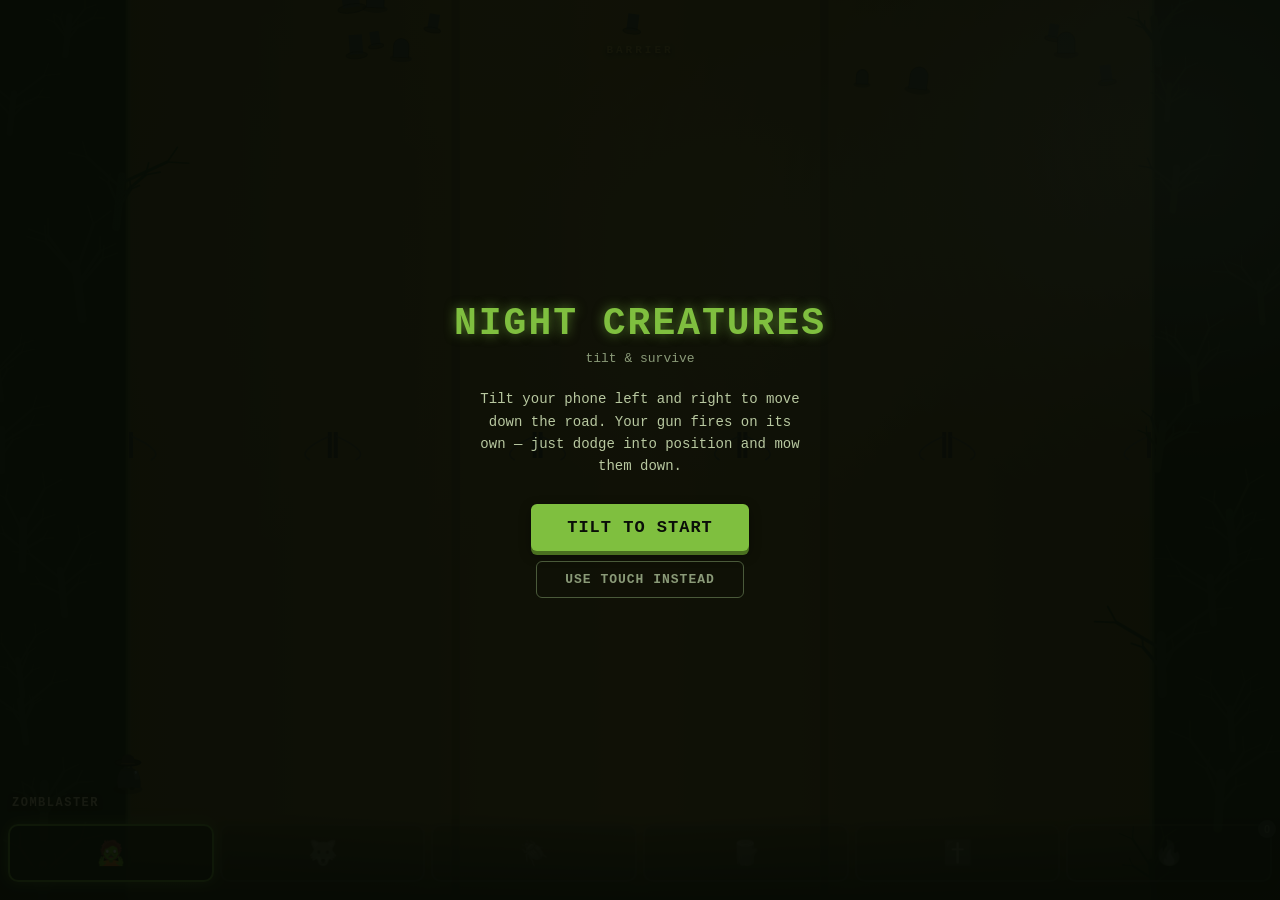
<file: games/night-creatures/index.html>
<!DOCTYPE html>
<html lang="en">
<head>
<meta charset="UTF-8">
<meta name="viewport" content="width=device-width, initial-scale=1.0, maximum-scale=1.0, user-scalable=no">
<title>Night Creatures</title>
<style>
  * {
    margin:0; padding:0; box-sizing:border-box;
    -webkit-tap-highlight-color:transparent;
    -webkit-user-select:none; -moz-user-select:none; -ms-user-select:none; user-select:none;
    -webkit-touch-callout:none;
    -webkit-user-drag:none; user-drag:none;
  }
  html, body {
    width:100%; height:100%; overflow:hidden;
    background:#0a0e08;
    font-family: 'Courier New', monospace;
    touch-action:none;
    overscroll-behavior:none;
  }
  #gameCanvas {
    display:block;
    position:absolute;
    top:0; left:0;
    background:#1a1f14;
  }
  .overlay {
    position:absolute; top:0; left:0; width:100%; height:100%;
    display:flex; flex-direction:column; align-items:center; justify-content:center;
    color:#d8e8c0; text-align:center; padding:24px;
    background:rgba(6,10,4,0.92);
    z-index:10;
  }
  .overlay h1 {
    font-size:38px; color:#7fbf3f; letter-spacing:2px;
    text-shadow: 0 0 12px rgba(127,191,63,0.6);
    margin-bottom:6px;
  }
  .overlay .sub { color:#8a9a78; font-size:13px; margin-bottom:22px; }
  .overlay p { font-size:14px; line-height:1.6; max-width:320px; margin-bottom:8px; color:#b8c8a0; }
  .btn {
    margin-top:18px;
    padding:14px 36px;
    font-size:17px;
    font-weight:bold;
    letter-spacing:1px;
    color:#0a0e08;
    background:#7fbf3f;
    border:none;
    border-radius:6px;
    box-shadow:0 4px 0 #4a7020, 0 4px 12px rgba(0,0,0,0.4);
    cursor:pointer;
    font-family:inherit;
  }
  .btn:active { transform:translateY(3px); box-shadow:0 1px 0 #4a7020; }
  .btn.secondary {
    background:transparent; color:#8a9a78; border:1px solid #4a5a3a; box-shadow:none;
    margin-top:10px; padding:10px 28px; font-size:13px;
  }
  #hud {
    position:absolute; top:0; left:0; width:100%;
    display:flex; justify-content:space-between; align-items:center;
    padding:12px 16px; z-index:5;
    color:#d8e8c0; font-size:16px; font-weight:bold;
    text-shadow:0 2px 4px rgba(0,0,0,0.8);
    pointer-events:none;
  }
  #hud .score { color:#7fbf3f; }
  #hud .wave { color:#c0a848; font-size:13px; }
  #hud .counter { color:#9fd6ff; font-size:13px; }
  .hidden { display:none !important; }
  #barrierBar {
    position:absolute; top:44px; left:50%; transform:translateX(-50%);
    width:74%; max-width:340px; z-index:5;
    text-align:center; pointer-events:none;
  }
  #barrierBar .label {
    color:#c9a24a; font-size:11px; font-weight:bold; letter-spacing:3px;
    text-shadow:0 2px 4px rgba(0,0,0,0.8); margin-bottom:3px;
  }
  #barrierBarTrack {
    display:flex; gap:4px; width:100%;
  }
  .barrierSegTrack {
    flex:1; height:8px; background:rgba(0,0,0,0.5);
    border:1px solid rgba(201,162,74,0.6); border-radius:3px; overflow:hidden;
  }
  .barrierSegFill { height:100%; width:100%; background:#c9a24a; transition:width 0.15s linear; }
  .barrierSegTrack.broken { border-color:rgba(120,80,60,0.4); }
  #calibBar {
    position:absolute; bottom:18px; left:50%; transform:translateX(-50%);
    width:70%; max-width:280px; height:6px; background:rgba(255,255,255,0.15);
    border-radius:3px; overflow:hidden; z-index:5;
  }
  #calibFill { height:100%; width:0%; background:#7fbf3f; transition:width 0.1s linear; }

  #weaponLabel {
    position:absolute; bottom:90px; left:12px; z-index:6;
    color:#e8d8b0; font-size:12px; font-weight:bold; letter-spacing:1.5px;
    text-shadow:0 2px 5px rgba(0,0,0,0.9);
    pointer-events:none;
  }
  #actionBar {
    position:absolute; bottom:0; left:0; width:100%; z-index:6;
    display:flex; gap:6px; box-sizing:border-box;
    padding:10px 8px 18px;
    background:linear-gradient(to top, rgba(8,10,6,0.85), rgba(8,10,6,0));
  }
  .actionSlot {
    flex:1; aspect-ratio:1/1; max-height:58px;
    display:flex; align-items:center; justify-content:center;
    position:relative;
    font-size:24px; border-radius:10px;
    border:2px solid rgba(255,255,255,0.18);
    background:rgba(20,26,14,0.65);
    box-shadow:0 3px 8px rgba(0,0,0,0.4);
    opacity:0.35; filter:grayscale(1);
    touch-action:manipulation;
    transition: opacity 0.2s ease, filter 0.2s ease;
  }
  .actionSlot:not(.unlocked) { pointer-events:none; }
  .actionSlot.unlocked { opacity:0.6; filter:none; }
  .actionSlot.active { opacity:1; }
  .actionSlot.green.active { border-color:#7fbf3f; box-shadow:0 0 14px rgba(127,191,63,0.7); }
  .actionSlot.silver.active { border-color:#dfe6ea; box-shadow:0 0 14px rgba(223,230,234,0.7); }
  .actionSlot.scarab.active { border-color:#e0b23a; box-shadow:0 0 14px rgba(224,178,58,0.7); }
  .actionSlot.stake.active { border-color:#5a7fd6; box-shadow:0 0 14px rgba(90,127,214,0.7); }
  .actionSlot.cross.active { border-color:#e8d060; box-shadow:0 0 14px rgba(232,208,96,0.7); }

  .actionSlot.molotov { border-color:rgba(224,138,42,0.4); }
  .actionSlot.molotov.unlocked {
    border-color:#e08a2a; opacity:1;
    animation: molotovPulse 1.4s ease-in-out infinite;
  }
  .actionSlot.molotov.armed {
    border-color:#ff3a3a;
    box-shadow:0 0 22px rgba(255,58,58,0.9);
    animation: molotovArmedPulse 0.7s ease-in-out infinite;
  }
  @keyframes molotovPulse {
    0%, 100% { transform:scale(1); }
    50% { transform:scale(1.06); }
  }
  @keyframes molotovArmedPulse {
    0%, 100% { transform:scale(1); }
    50% { transform:scale(1.14); }
  }
  #molotovCount {
    position:absolute; top:-6px; right:-6px;
    background:#e05a4a; color:#fff; font-size:11px; font-weight:bold;
    border-radius:50%; width:18px; height:18px;
    display:flex; align-items:center; justify-content:center;
    box-shadow:0 2px 4px rgba(0,0,0,0.5);
  }
  #molotovHint {
    position:absolute; top:14px; left:50%; transform:translateX(-50%);
    z-index:7; color:#ffb04a; font-size:13px; font-weight:bold; letter-spacing:1px;
    text-shadow:0 2px 6px rgba(0,0,0,0.9);
    padding:6px 14px; border-radius:14px;
    background:rgba(40,22,8,0.6); border:1px solid rgba(255,138,42,0.5);
    opacity:0; transition:opacity 0.2s ease; pointer-events:none;
  }
  #molotovHint.show { opacity:1; }

  #unlockToast {
    position:absolute; top:38%; left:50%; transform:translate(-50%,-50%);
    z-index:8; text-align:center; color:#dfe6ea;
    text-shadow:0 0 14px rgba(223,230,234,0.8), 0 2px 6px rgba(0,0,0,0.9);
    font-size:20px; font-weight:bold; letter-spacing:1px;
    padding:14px 22px; pointer-events:none;
    opacity:0; transition:opacity 0.4s ease;
  }
  #unlockToast.show { opacity:1; }
  #unlockToast .sub { display:block; font-size:12px; color:#b8c8a0; margin-top:6px; letter-spacing:0.5px; }
</style>
</head>
<body>

<canvas id="gameCanvas"></canvas>

<div id="hud" class="hidden">
  <div class="counter" id="counterDisplay">KILLS 0</div>
  <div class="score" id="scoreDisplay">0</div>
</div>

<div id="barrierBar">
  <div class="label">BARRIER</div>
  <div id="barrierBarTrack"></div>
</div>

<div id="weaponLabel">ZOMBLASTER</div>
<div id="actionBar">
  <button class="actionSlot green unlocked active" id="weaponGreenBtn">🧟</button>
  <button class="actionSlot silver" id="weaponSilverBtn">🐺</button>
  <button class="actionSlot scarab" id="weaponScarabBtn">🪲</button>
  <button class="actionSlot stake" id="weaponStakeBtn">🪵</button>
  <button class="actionSlot cross" id="weaponCrossBtn">✝️</button>
  <button class="actionSlot molotov" id="molotovBtn">🔥<span id="molotovCount">0</span></button>
</div>
<div id="molotovHint">TAP ANYWHERE TO STRIKE</div>

<div id="unlockToast"><span id="unlockToastMain">SILVER BULLET UNLOCKED</span><span class="sub" id="unlockToastSub">tap 🐺 to hit werewolves</span></div>

<div id="startScreen" class="overlay">
  <h1>NIGHT CREATURES</h1>
  <div class="sub">tilt &amp; survive</div>
  <p>Tilt your phone left and right to move down the road. Your gun fires on its own — just dodge into position and mow them down.</p>
  <button class="btn" id="startBtn">TILT TO START</button>
  <button class="btn secondary" id="startBtnTouch">USE TOUCH INSTEAD</button>
</div>

<div id="gameOverScreen" class="overlay hidden">
  <h1 style="color:#e05a4a;">YOU DIED</h1>
  <p id="finalScoreText" style="font-size:22px; color:#d8e8c0;">Score: 0</p>
  <button class="btn" id="retryBtn">RETRY</button>
</div>

<div id="calibBar" class="hidden"><div id="calibFill"></div></div>

<script>
(function(){
  // belt-and-braces: block context menu, text selection, and iOS pinch/double-tap zoom gestures
  document.addEventListener('contextmenu', e => e.preventDefault());
  document.addEventListener('selectstart', e => e.preventDefault());
  document.addEventListener('gesturestart', e => e.preventDefault());
  document.addEventListener('gesturechange', e => e.preventDefault());
  document.addEventListener('dragstart', e => e.preventDefault());
  let lastTouchEnd = 0;
  document.addEventListener('touchend', e => {
    const now = Date.now();
    if (now - lastTouchEnd <= 300) e.preventDefault();
    lastTouchEnd = now;
  }, { passive: false });

  const canvas = document.getElementById('gameCanvas');
  const ctx = canvas.getContext('2d');
  let W, H, ROAD_LEFT, ROAD_RIGHT, ROAD_WIDTH;

  let trees = [];
  let graveyard = [];
  let fog = [];

  function resize(){
    W = canvas.width = window.innerWidth;
    H = canvas.height = window.innerHeight;
    const margin = W * 0.10;
    ROAD_LEFT = margin;
    ROAD_RIGHT = W - margin;
    ROAD_WIDTH = ROAD_RIGHT - ROAD_LEFT;
    generateTrees();
    generateGraveyard();
    generateFog();
  }

  function generateTrees(){
    trees = [];
    let y = -30;
    while (y < H + 60) {
      const step = 55 + Math.random()*45;
      // left side — big, bare, spectral trees
      trees.push({
        x: Math.random() * (ROAD_LEFT * 0.95),
        y: y + Math.random()*20,
        size: 34 + Math.random()*28,
        seed: Math.random()*1000,
        lean: (Math.random()-0.5)*0.3
      });
      // right side
      trees.push({
        x: ROAD_RIGHT + Math.random() * (ROAD_LEFT * 1.0),
        y: y + Math.random()*20,
        size: 34 + Math.random()*28,
        seed: Math.random()*1000,
        lean: (Math.random()-0.5)*0.3
      });
      y += step;
    }
  }

  function generateGraveyard(){
    // a dense scattering of old tombstones along the top stretch of road, like the edge of a graveyard
    graveyard = [];
    const count = 10 + Math.floor(Math.random()*5);
    for (let i = 0; i < count; i++){
      graveyard.push({
        x: ROAD_LEFT + Math.random() * ROAD_WIDTH,
        y: -15 + Math.random()*100,
        size: 14 + Math.random()*12,
        tilt: (Math.random()-0.5)*0.35,
        rounded: Math.random() < 0.5
      });
    }
  }

  function generateFog(){
    fog = [];
    const count = 8;
    for (let i = 0; i < count; i++){
      const bandBottom = H*0.32 + Math.random()*H*0.1;
      const bandTop = -H*0.08;
      fog.push({
        x: Math.random()*W,
        y: bandTop + Math.random()*(bandBottom - bandTop),
        bandTop, bandBottom,
        r: W*(0.16 + Math.random()*0.14),
        riseSpeed: 10 + Math.random()*14,
        baseOpacity: 0.09 + Math.random()*0.08
      });
    }
  }

  window.addEventListener('resize', resize);
  resize();

  // ---------- STATE ----------
  const startScreen = document.getElementById('startScreen');
  const gameOverScreen = document.getElementById('gameOverScreen');
  const hud = document.getElementById('hud');
  const scoreDisplay = document.getElementById('scoreDisplay');
  const counterDisplay = document.getElementById('counterDisplay');
  const finalScoreText = document.getElementById('finalScoreText');
  const barrierBarTrack = document.getElementById('barrierBarTrack');
  const weaponLabel = document.getElementById('weaponLabel');
  const weaponGreenBtn = document.getElementById('weaponGreenBtn');
  const weaponSilverBtn = document.getElementById('weaponSilverBtn');
  const weaponScarabBtn = document.getElementById('weaponScarabBtn');
  const weaponStakeBtn = document.getElementById('weaponStakeBtn');
  const weaponCrossBtn = document.getElementById('weaponCrossBtn');
  const unlockToast = document.getElementById('unlockToast');
  const unlockToastMain = document.getElementById('unlockToastMain');
  const unlockToastSub = document.getElementById('unlockToastSub');
  const molotovBtn = document.getElementById('molotovBtn');
  const molotovCountEl = document.getElementById('molotovCount');
  const molotovHint = document.getElementById('molotovHint');

  let useTouch = false;
  let tiltInput = 0;        // -1..1
  let playerX = 0;          // 0..1 across road
  let playerTargetX = 0.5;
  const BARRIER_SEGMENTS = 5;
  const BARRIER_SEG_MAX_HP = 55;
  const BARRIER_Y_NORM = 0.5;
  const BARRIER_DPS = { walker:3, runner:4, brute:6, werewolf:5, mummy:4, vampire:6, imp:7 };
  let barrier = []; // array of {hp, alive} per segment, built in resetGame once ROAD_WIDTH is known
  const barrierSegFillEls = [];
  let score = 0;
  let running = false;
  let lastTime = 0;
  let fireTimer = 0;
  let spawnTimer = 0;
  let flashTimer = 0;
  let elapsed = 0;          // seconds survived, drives the difficulty ramp

  let zombieKillCount = 0;
  let werewolfUnlocked = false;
  let werewolfKillCount = 0;
  let mummyUnlocked = false;
  let mummyKillCount = 0;
  let vampireUnlocked = false;
  let vampireKillCount = 0;
  let impUnlocked = false;
  let impKillCount = 0;
  let clownUnlocked = false;
  let clownKillCount = 0;
  let alienUnlocked = false;
  let alienKillCount = 0;
  let superSpawnActive = false;
  let activeWeapon = 'green'; // 'green' | 'silver' | 'scarab' | 'stake' | 'cross'

  let killCount = 0;        // total kills, drives the molotov every-10 reward
  let molotovCount = 0;
  let molotovArmed = false;
  let molotovThrow = null;  // {t, duration, fromX, fromY, toX, toY} while in flight
  let explosion = null;     // {y, t, duration} while the fire sweep is visible

  // power-ups
  const powerups = [];
  let powerupTimer = 30;
  let tripleGunActive = false;
  let tripleGunTimer = 0;
  let flameWeaponActive = false;
  let flameWeaponTimer = 0;
  let flameStreamParticleTimer = 0;
  let lightningBolts = [];  // [{x, y, t, duration}] visual bolts from the 3-strike power

  const bullets = [];
  const zombies = [];
  const particles = [];

  const PLAYER_Y_RATIO = 0.86;
  const PLAYER_SIZE = 26;
  const BULLET_SPEED = 340;
  const FIRE_RATE = 0.28; // seconds between shots
  const FIRE_RATE_TRIPLE = 0.16; // faster while the triple-gun power is active
  const TRIPLE_GUN_DURATION = 6;
  const FLAME_WEAPON_DURATION = 7;
  const FLAME_DPS = 4;
  const MOLOTOV_MAX = 3;
  const BASE_ZOMBIE_SPEED = 21;

  const ZOMBIE_KILLS_TO_UNLOCK_WEREWOLVES = 5;
  const WEREWOLF_KILLS_TO_UNLOCK_MUMMIES = 7;
  const MUMMY_KILLS_TO_UNLOCK_VAMPIRES = 10;
  const VAMPIRE_KILLS_TO_UNLOCK_IMPS = 10;
  const IMP_KILLS_TO_UNLOCK_CLOWNS = 10;
  const CLOWN_KILLS_TO_UNLOCK_ALIENS = 10;

  // ---------- GYROSCOPE ----------
  let gyroBaseline = null;
  let gyroReady = false;

  function handleOrientation(e){
    if (e.gamma === null) return;
    let gamma = e.gamma; // left-right tilt
    if (gyroBaseline === null) gyroBaseline = gamma;
    let delta = gamma - gyroBaseline;
    delta = Math.max(-30, Math.min(30, delta));
    tiltInput = delta / 30;
    if (!gyroReady) gyroReady = true;
  }

  function requestGyro(){
    if (typeof DeviceOrientationEvent !== 'undefined' &&
        typeof DeviceOrientationEvent.requestPermission === 'function') {
      DeviceOrientationEvent.requestPermission().then(state => {
        if (state === 'granted') {
          window.addEventListener('deviceorientation', handleOrientation);
          beginCalibration();
        } else {
          useTouch = true;
          startGame();
        }
      }).catch(() => { useTouch = true; startGame(); });
    } else if (typeof DeviceOrientationEvent !== 'undefined') {
      window.addEventListener('deviceorientation', handleOrientation);
      beginCalibration();
    } else {
      useTouch = true;
      startGame();
    }
  }

  function beginCalibration(){
    const calibBar = document.getElementById('calibBar');
    const calibFill = document.getElementById('calibFill');
    startScreen.classList.add('hidden');
    calibBar.classList.remove('hidden');
    gyroBaseline = null;
    let t = 0;
    const dur = 900;
    const start = performance.now();
    function step(now){
      t = now - start;
      calibFill.style.width = Math.min(100, (t/dur)*100) + '%';
      if (t < dur) {
        requestAnimationFrame(step);
      } else {
        calibBar.classList.add('hidden');
        startGame();
      }
    }
    requestAnimationFrame(step);
  }

  // ---------- TOUCH FALLBACK ----------
  let touchActive = false;
  canvas.addEventListener('touchstart', handleCanvasTouchStart, {passive:true});
  canvas.addEventListener('touchmove', onTouch, {passive:true});
  canvas.addEventListener('click', (e) => { tryMolotovTargetTap(e.clientX, e.clientY); });

  function handleCanvasTouchStart(e){
    const t = e.touches[0];
    if (!t) return;
    if (tryMolotovTargetTap(t.clientX, t.clientY)) return;
    onTouch(e);
  }

  function tryMolotovTargetTap(clientX, clientY){
    if (!molotovArmed || !running) return false;
    molotovArmed = false;
    molotovBtn.classList.remove('armed');
    molotovHint.classList.remove('show');
    throwMolotovTo(clientX, clientY);
    return true;
  }

  function onTouch(e){
    if (!useTouch || !running) return;
    const t = e.touches[0];
    if (!t) return;
    const rel = (t.clientX - ROAD_LEFT) / ROAD_WIDTH;
    playerTargetX = Math.max(0, Math.min(1, rel));
  }

  // ---------- GAME FLOW ----------
  document.getElementById('startBtn').addEventListener('click', () => {
    useTouch = false;
    requestGyro();
  });
  document.getElementById('startBtnTouch').addEventListener('click', () => {
    useTouch = true;
    startGame();
  });
  document.getElementById('retryBtn').addEventListener('click', resetGame);

  function resetGame(){
    score = 0;
    elapsed = 0;
    zombieKillCount = 0;
    werewolfUnlocked = false;
    werewolfKillCount = 0;
    mummyUnlocked = false;
    mummyKillCount = 0;
    vampireUnlocked = false;
    vampireKillCount = 0;
    impUnlocked = false;
    impKillCount = 0;
    clownUnlocked = false;
    clownKillCount = 0;
    alienUnlocked = false;
    alienKillCount = 0;
    superSpawnActive = false;
    activeWeapon = 'green';
    weaponLabel.textContent = WEAPON_NAMES.green;
    killCount = 0;
    molotovCount = 0;
    molotovArmed = false;
    molotovThrow = null;
    explosion = null;
    molotovBtn.classList.remove('armed');
    molotovHint.classList.remove('show');
    powerups.length = 0;
    powerupTimer = 30;
    tripleGunActive = false;
    tripleGunTimer = 0;
    flameWeaponActive = false;
    flameWeaponTimer = 0;
    lightningBolts.length = 0;
    bullets.length = 0;
    zombies.length = 0;
    particles.length = 0;
    playerX = 0.5;
    playerTargetX = 0.5;
    gameOverScreen.classList.add('hidden');
    unlockToast.classList.remove('show');
    weaponGreenBtn.classList.add('active');
    weaponSilverBtn.classList.remove('active', 'unlocked');
    weaponScarabBtn.classList.remove('active', 'unlocked');
    weaponStakeBtn.classList.remove('active', 'unlocked');
    weaponCrossBtn.classList.remove('active', 'unlocked');
    updateMolotovUI();
    startGame();
  }

  function startGame(){
    resetBarrier();
    startScreen.classList.add('hidden');
    gameOverScreen.classList.add('hidden');
    hud.classList.remove('hidden');
    updateHud();
    running = true;
    lastTime = performance.now();
    requestAnimationFrame(loop);
  }

  function updateHud(){
    scoreDisplay.textContent = score;
    counterDisplay.textContent = 'KILLS ' + killCount;
  }

  function resetBarrier(){
    barrier = [];
    for (let i = 0; i < BARRIER_SEGMENTS; i++){
      barrier.push({ hp: BARRIER_SEG_MAX_HP, alive: true });
    }
    if (barrierSegFillEls.length === 0) {
      barrierBarTrack.innerHTML = '';
      for (let i = 0; i < BARRIER_SEGMENTS; i++){
        const track = document.createElement('div');
        track.className = 'barrierSegTrack';
        const fill = document.createElement('div');
        fill.className = 'barrierSegFill';
        track.appendChild(fill);
        barrierBarTrack.appendChild(track);
        barrierSegFillEls.push({ track, fill });
      }
    }
    updateBarrierBar();
  }

  function barrierSegmentAt(px){
    const frac = Math.max(0, Math.min(0.9999, (px - ROAD_LEFT) / ROAD_WIDTH));
    return Math.floor(frac * BARRIER_SEGMENTS);
  }

  function updateBarrierBar(){
    for (let i = 0; i < BARRIER_SEGMENTS; i++){
      const seg = barrier[i];
      const els = barrierSegFillEls[i];
      if (!seg || !els) continue;
      const pct = Math.max(0, (seg.hp / BARRIER_SEG_MAX_HP) * 100);
      els.fill.style.width = pct + '%';
      els.track.classList.toggle('broken', !seg.alive);
    }
  }

  function updateMolotovUI(){
    molotovCountEl.textContent = molotovCount;
    molotovBtn.classList.toggle('unlocked', molotovCount > 0);
  }

  function registerKill(countsForMolotov){
    killCount++;
    updateHud();
    if (countsForMolotov !== false && killCount % 10 === 0 && molotovCount < MOLOTOV_MAX) {
      molotovCount++;
      updateMolotovUI();
    }
  }

  molotovBtn.addEventListener('click', (e) => {
    e.stopPropagation();
    toggleMolotovArm();
  });

  function toggleMolotovArm(){
    if (!running) return;
    if (molotovArmed) {
      molotovArmed = false;
      molotovBtn.classList.remove('armed');
      molotovHint.classList.remove('show');
      return;
    }
    if (molotovCount <= 0 || molotovThrow) return;
    molotovArmed = true;
    molotovBtn.classList.add('armed');
    molotovHint.classList.add('show');
  }

  function throwMolotovTo(targetX, targetY){
    if (molotovCount <= 0 || molotovThrow) return;
    molotovCount--;
    updateMolotovUI();
    const clampedX = Math.max(20, Math.min(W - 20, targetX));
    const clampedY = Math.max(20, Math.min(H - 20, targetY));
    molotovThrow = {
      t: 0,
      duration: 0.45,
      fromX: ROAD_LEFT + playerX * ROAD_WIDTH,
      fromY: H * PLAYER_Y_RATIO,
      toX: clampedX,
      toY: clampedY
    };
  }

  function gameOver(){
    running = false;
    finalScoreText.textContent = 'Score: ' + score;
    gameOverScreen.classList.remove('hidden');
  }

  const WEAPON_NAMES = {
    green: 'ZOMBLASTER',
    silver: 'SILVER BULLETS',
    scarab: 'SACRED SCARAB',
    stake: 'WOODEN STAKE',
    cross: 'HOLY CROSS'
  };

  function setWeapon(weapon){
    activeWeapon = weapon;
    weaponGreenBtn.classList.toggle('active', weapon === 'green');
    weaponSilverBtn.classList.toggle('active', weapon === 'silver');
    weaponScarabBtn.classList.toggle('active', weapon === 'scarab');
    weaponStakeBtn.classList.toggle('active', weapon === 'stake');
    weaponCrossBtn.classList.toggle('active', weapon === 'cross');
    weaponLabel.textContent = WEAPON_NAMES[weapon] || '';
  }

  weaponGreenBtn.addEventListener('click', (e) => { e.stopPropagation(); setWeapon('green'); });
  weaponSilverBtn.addEventListener('click', (e) => { e.stopPropagation(); setWeapon('silver'); });
  weaponScarabBtn.addEventListener('click', (e) => { e.stopPropagation(); setWeapon('scarab'); });
  weaponStakeBtn.addEventListener('click', (e) => { e.stopPropagation(); setWeapon('stake'); });
  weaponCrossBtn.addEventListener('click', (e) => { e.stopPropagation(); setWeapon('cross'); });

  function showUnlockToast(mainText, subText){
    unlockToastMain.textContent = mainText;
    unlockToastSub.textContent = subText;
    unlockToast.classList.add('show');
    setTimeout(() => unlockToast.classList.remove('show'), 2600);
  }

  function registerZombieKill(){
    zombieKillCount++;
    if (!werewolfUnlocked && zombieKillCount >= ZOMBIE_KILLS_TO_UNLOCK_WEREWOLVES) {
      werewolfUnlocked = true;
      weaponSilverBtn.classList.add('unlocked');
      showUnlockToast("SILVER BULLET UNLOCKED", "tap 🐺 to hit werewolves");
    }
  }

  function registerWerewolfKill(){
    werewolfKillCount++;
    if (!mummyUnlocked && werewolfKillCount >= WEREWOLF_KILLS_TO_UNLOCK_MUMMIES) {
      mummyUnlocked = true;
      weaponScarabBtn.classList.add('unlocked');
      showUnlockToast("SACRED SCARAB UNLOCKED", "tap 🪲 to hit mummies");
    }
  }

  function registerMummyKill(){
    mummyKillCount++;
    if (!vampireUnlocked && mummyKillCount >= MUMMY_KILLS_TO_UNLOCK_VAMPIRES) {
      vampireUnlocked = true;
      weaponStakeBtn.classList.add('unlocked');
      showUnlockToast("WOODEN STAKE UNLOCKED", "tap 🪵 to hit vampires");
    }
  }

  function registerVampireKill(){
    vampireKillCount++;
    if (!impUnlocked && vampireKillCount >= VAMPIRE_KILLS_TO_UNLOCK_IMPS) {
      impUnlocked = true;
      weaponCrossBtn.classList.add('unlocked');
      showUnlockToast("HOLY CROSS UNLOCKED", "tap ✝️ to hit imps");
    }
  }

  function registerImpKill(){
    impKillCount++;
    if (!clownUnlocked && impKillCount >= IMP_KILLS_TO_UNLOCK_CLOWNS) {
      clownUnlocked = true;
      showUnlockToast("KILLER CLOWNS INCOMING", "any weapon hurts them — 5 hits");
    }
  }

  function registerClownKill(){
    clownKillCount++;
    if (!alienUnlocked && clownKillCount >= CLOWN_KILLS_TO_UNLOCK_ALIENS) {
      alienUnlocked = true;
      showUnlockToast("ALIENS INCOMING", "any weapon hurts them — 7 hits");
    }
  }

  function registerAlienKill(){
    alienKillCount++;
    if (!superSpawnActive && alienKillCount >= 10) {
      superSpawnActive = true;
      showUnlockToast("SUPER SPAWN!", "monsters keep pouring in now");
      for (let i = 0; i < 6; i++) spawnEnemy();
    }
  }

  // ---------- ENTITIES ----------
  const GREEN_SHADES = ['#4a7a2f', '#5a8a35', '#3f6e28', '#63893c'];
  const BROWN_SHADES = ['#7a5230', '#8a6238', '#6a4526', '#96703f'];
  const MUMMY_SHADES = ['#d8c88a', '#e6dcb8', '#c9b878', '#ded4a8'];
  const VAMPIRE_SHADES = ['#a8c8cc', '#b4d2d4', '#9ec0c4', '#aac8ca'];
  const IMP_SHADES = ['#a01818', '#c02a20', '#8a1010', '#b83a28'];

  // difficulty ramps up the longer you survive: easy start, noticeably harder later
  function difficultyMul(){
    return 1 + Math.min(elapsed / 20, 6) * 0.09;
  }
  function currentSpawnInterval(){
    if (superSpawnActive) return 0.2;
    return Math.max(0.55, 2.4 - Math.min(elapsed / 8, 18) * 0.09);
  }
  function currentMaxOnScreen(){
    if (superSpawnActive) return 16;
    return Math.min(4 + Math.floor(elapsed / 25), 9);
  }

  function zombiePos(z){
    if (z.state === 'entering') {
      const t = Math.min(1, z.entryT / z.entryDuration);
      const marginW = z.entryFromLeft ? ROAD_LEFT : (W - ROAD_RIGHT);
      const startPx = z.entryFromLeft
        ? ROAD_LEFT * z.entryStartFrac
        : ROAD_RIGHT + marginW * z.entryStartFrac;
      const targetPx = ROAD_LEFT + z.x * ROAD_WIDTH;
      const ease = t*t*(3 - 2*t); // smoothstep
      return { px: startPx + (targetPx - startPx) * ease, py: z.y * H };
    }
    const wobbleOffset = (z.state === 'active' || z.state === 'atBarrier') ? Math.sin(z.wobble) * 4 : 0;
    return { px: ROAD_LEFT + z.x * ROAD_WIDTH + wobbleOffset, py: z.y * H };
  }

  function spawnEnemy(){
    const pool = [{ fn: spawnZombieNormal, w: 1.0 }];
    if (werewolfUnlocked) pool.push({ fn: spawnWerewolf, w: 0.7 });
    if (mummyUnlocked) pool.push({ fn: spawnMummy, w: 0.7 });
    if (vampireUnlocked) pool.push({ fn: spawnVampire, w: 0.7 });
    if (impUnlocked) pool.push({ fn: spawnImp, w: 0.6 });
    if (clownUnlocked) pool.push({ fn: spawnClown, w: 0.5 });
    if (alienUnlocked) pool.push({ fn: spawnAlien, w: 0.5 });

    const total = pool.reduce((s, p) => s + p.w, 0);
    let roll = Math.random() * total;
    for (const p of pool) {
      if (roll < p.w) { p.fn(); break; }
      roll -= p.w;
    }
    updateHud();
  }

  function spawnZombieNormal(){
    const types = ['walker','walker','walker','runner','brute'];
    const type = types[Math.floor(Math.random()*types.length)];
    let speedMul = 0.75, hp = 2, size = 22;
    if (type === 'runner') { speedMul = 0.95; hp = 2; size = 19; }
    if (type === 'brute')  { speedMul = 0.45; hp = 2; size = 30; }
    const color = GREEN_SHADES[Math.floor(Math.random()*GREEN_SHADES.length)];
    zombies.push({
      x: Math.random(),
      y: Math.random()*0.12,
      speed: BASE_ZOMBIE_SPEED * speedMul * difficultyMul(),
      hp, maxHp: hp, size, color, type,
      weaponType: 'green',
      wobble: Math.random()*Math.PI*2,
      state: 'rising',
      riseT: 0,
      riseDuration: 0.55
    });
  }

  function spawnWerewolf(){
    const color = BROWN_SHADES[Math.floor(Math.random()*BROWN_SHADES.length)];
    const fromLeft = Math.random() < 0.5;
    zombies.push({
      x: 0.15 + Math.random()*0.7,   // target position once it steps onto the road
      y: 0.03 + Math.random()*0.10,
      speed: BASE_ZOMBIE_SPEED * 1.35 * difficultyMul(),
      hp: 1, maxHp: 1, size: 25, color, type: 'werewolf',
      weaponType: 'silver',
      wobble: Math.random()*Math.PI*2,
      state: 'entering',
      entryFromLeft: fromLeft,
      entryStartFrac: 0.25 + Math.random()*0.4,
      entryT: 0,
      entryDuration: 0.9
    });
  }

  function spawnMummy(){
    const color = MUMMY_SHADES[Math.floor(Math.random()*MUMMY_SHADES.length)];
    const xNorm = 0.1 + Math.random()*0.8;
    const yNorm = 0.02 + Math.random()*0.08;
    zombies.push({
      x: xNorm,
      y: yNorm,
      speed: BASE_ZOMBIE_SPEED * 0.85 * difficultyMul(),
      hp: 3, maxHp: 3, size: 23, color, type: 'mummy',
      weaponType: 'scarab',
      wobble: Math.random()*Math.PI*2,
      state: 'materializing',
      materializeT: 0,
      materializeDuration: 0.35
    });
    // one-off spark burst at the materialize point
    spawnParticles(ROAD_LEFT + xNorm*ROAD_WIDTH, yNorm*H, '#fff2b0');
  }

  function spawnVampire(){
    const color = VAMPIRE_SHADES[Math.floor(Math.random()*VAMPIRE_SHADES.length)];
    const xNorm = 0.1 + Math.random()*0.8;
    const yNorm = 0.02 + Math.random()*0.08;
    zombies.push({
      x: xNorm,
      y: yNorm,
      speed: BASE_ZOMBIE_SPEED * 1.05 * difficultyMul(),
      hp: 2, maxHp: 2, size: 24, color, type: 'vampire',
      weaponType: 'stake',
      wobble: Math.random()*Math.PI*2,
      state: 'materializing',
      materializeT: 0,
      materializeDuration: 0.4
    });
    // dark mist puff instead of the mummy's golden spark
    spawnParticles(ROAD_LEFT + xNorm*ROAD_WIDTH, yNorm*H, '#3a2a5a');
  }

  function spawnImp(){
    const color = IMP_SHADES[Math.floor(Math.random()*IMP_SHADES.length)];
    const xNorm = 0.1 + Math.random()*0.8;
    const yNorm = 0.02 + Math.random()*0.08;
    zombies.push({
      x: xNorm,
      y: yNorm,
      speed: BASE_ZOMBIE_SPEED * 1.15 * difficultyMul(),
      hp: 2, maxHp: 2, size: 20, color, type: 'imp',
      weaponType: 'cross',
      wobble: Math.random()*Math.PI*2,
      state: 'materializing',
      materializeT: 0,
      materializeDuration: 0.35
    });
    // little burst of hellfire instead of a spark or mist
    spawnParticles(ROAD_LEFT + xNorm*ROAD_WIDTH, yNorm*H, '#ff5a1a');
  }

  const CLOWN_SHADES = ['#e8e0d8', '#f0e8dc', '#e0d8cc'];
  function spawnClown(){
    const color = CLOWN_SHADES[Math.floor(Math.random()*CLOWN_SHADES.length)];
    const xNorm = 0.1 + Math.random()*0.8;
    const yNorm = 0.02 + Math.random()*0.08;
    zombies.push({
      x: xNorm,
      y: yNorm,
      speed: BASE_ZOMBIE_SPEED * 1.0 * difficultyMul(),
      hp: 5, maxHp: 5, size: 24, color, type: 'clown',
      weaponType: 'any',
      wobble: Math.random()*Math.PI*2,
      state: 'materializing',
      materializeT: 0,
      materializeDuration: 0.35
    });
    spawnParticles(ROAD_LEFT + xNorm*ROAD_WIDTH, yNorm*H, '#e8455a');
  }

  const ALIEN_SHADES = ['#7ad68a', '#5ab876', '#8ae09a'];
  function spawnAlien(){
    const color = ALIEN_SHADES[Math.floor(Math.random()*ALIEN_SHADES.length)];
    const xNorm = 0.1 + Math.random()*0.8;
    const yNorm = 0.02 + Math.random()*0.08;
    zombies.push({
      x: xNorm,
      y: yNorm,
      speed: BASE_ZOMBIE_SPEED * 1.1 * difficultyMul(),
      hp: 5, maxHp: 5, size: 22, color, type: 'alien',
      weaponType: 'any',
      wobble: Math.random()*Math.PI*2,
      state: 'materializing',
      materializeT: 0,
      materializeDuration: 0.35
    });
    spawnParticles(ROAD_LEFT + xNorm*ROAD_WIDTH, yNorm*H, '#9dffb0');
  }

  function fireBullet(offsetX){
    const px = ROAD_LEFT + playerX * ROAD_WIDTH + (offsetX || 0);
    const py = H * PLAYER_Y_RATIO - PLAYER_SIZE*0.6;
    bullets.push({x: px, y: py, weapon: activeWeapon});
  }

  const POWERUP_TYPES = ['triple', 'flame', 'lightning', 'barrier'];
  function spawnPowerup(){
    const type = POWERUP_TYPES[Math.floor(Math.random()*POWERUP_TYPES.length)];
    const fromLeft = Math.random() < 0.5;
    powerups.push({
      x: fromLeft ? ROAD_LEFT - 30 : ROAD_RIGHT + 30,
      y: H*0.18 + Math.random()*H*0.45,
      vx: (fromLeft ? 1 : -1) * (80 + Math.random()*30),
      size: 22,
      type,
      wobble: Math.random()*Math.PI*2
    });
  }

  function activatePowerup(type, x, y){
    if (type === 'triple') {
      tripleGunActive = true;
      tripleGunTimer = TRIPLE_GUN_DURATION;
    } else if (type === 'flame') {
      flameWeaponActive = true;
      flameWeaponTimer = FLAME_WEAPON_DURATION;
    } else if (type === 'lightning') {
      const radius = Math.max(W, H) * 0.4;
      for (let k = 0; k < 3; k++){
        const bx = ROAD_LEFT + Math.random()*ROAD_WIDTH;
        const by = H*0.15 + Math.random()*H*0.6;
        lightningBolts.push({ x: bx, y: by, t: 0, duration: 0.35 });
        applyBlastDamage(bx, by, radius, 1, '#cfe0ff');
      }
      updateHud();
    } else if (type === 'barrier') {
      let target = barrier.find(s => !s.alive);
      if (!target) {
        target = barrier.reduce((min, s) => (s.hp < min.hp ? s : min), barrier[0]);
      }
      if (target) {
        target.hp = BARRIER_SEG_MAX_HP;
        target.alive = true;
        updateBarrierBar();
      }
    }
  }

  function spawnParticles(x, y, color){
    for (let i=0;i<8;i++){
      particles.push({
        x, y,
        vx: (Math.random()-0.5)*220,
        vy: (Math.random()-0.5)*220,
        life: 0.4,
        color
      });
    }
  }

  const ALIEN_SMALL_SHADES = ['#7ad68a', '#5ab876', '#8ae09a'];
  function spawnAlienSmall(x, y){
    const xNorm = Math.max(0, Math.min(0.999, (x - ROAD_LEFT) / ROAD_WIDTH));
    const yNorm = Math.max(0, y / H);
    const color = ALIEN_SMALL_SHADES[Math.floor(Math.random()*ALIEN_SMALL_SHADES.length)];
    zombies.push({
      x: xNorm,
      y: yNorm,
      speed: BASE_ZOMBIE_SPEED * 1.2 * difficultyMul(),
      hp: 3, maxHp: 3, size: 16, color, type: 'alien_small',
      weaponType: 'any',
      wobble: Math.random()*Math.PI*2,
      state: 'active'
    });
  }

  function scoreAndRegisterKill(z, px, py, countsForMolotov){
    registerKill(countsForMolotov);
    if (z.type === 'werewolf') { registerWerewolfKill(); score += 20; }
    else if (z.type === 'mummy') { registerMummyKill(); score += 25; }
    else if (z.type === 'vampire') { registerVampireKill(); score += 30; }
    else if (z.type === 'imp') { registerImpKill(); score += 35; }
    else if (z.type === 'clown') { registerClownKill(); score += 45; }
    else if (z.type === 'alien') {
      score += 60;
      registerAlienKill();
      if (px !== undefined && py !== undefined) {
        spawnAlienSmall(px - 14, py);
        spawnAlienSmall(px + 14, py);
      }
    }
    else if (z.type === 'alien_small') { score += 25; }
    else { registerZombieKill(); score += (z.type==='brute'?30:z.type==='runner'?15:10); }
  }

  function applyBlastDamage(x, y, radius, damage, color){
    for (let i = zombies.length - 1; i >= 0; i--) {
      const z = zombies[i];
      const pos = zombiePos(z);
      const ddx = pos.px - x, ddy = pos.py - y;
      if (ddx*ddx + ddy*ddy <= radius*radius) {
        z.hp -= damage;
        spawnParticles(pos.px, pos.py, color);
        if (z.hp <= 0) {
          zombies.splice(i, 1);
          scoreAndRegisterKill(z, pos.px, pos.py, false);
        }
      }
    }
  }

  function killAllOnScreen(color){
    for (let i = zombies.length - 1; i >= 0; i--) {
      const z = zombies[i];
      const pos = zombiePos(z);
      spawnParticles(pos.px, pos.py, color);
      zombies.splice(i, 1);
      scoreAndRegisterKill(z, pos.px, pos.py);
    }
    updateHud();
  }

  // ---------- LOOP ----------
  function loop(now){
    if (!running) return;
    let dt = (now - lastTime) / 1000;
    dt = Math.min(dt, 0.05);
    lastTime = now;

    update(dt);
    draw();

    requestAnimationFrame(loop);
  }

  function update(dt){
    elapsed += dt;

    // rising fog — drifts up from the ground near the graves and loops
    for (const f of fog) {
      f.y -= f.riseSpeed * dt;
      if (f.y < f.bandTop) {
        f.y = f.bandBottom;
        f.x = Math.random()*W;
      }
    }

    // player movement
    if (!useTouch) {
      playerTargetX = 0.5 + tiltInput * 0.5;
      playerTargetX = Math.max(0, Math.min(1, playerTargetX));
    }
    playerX += (playerTargetX - playerX) * Math.min(1, dt*8);

    // firing
    if (tripleGunActive) {
      tripleGunTimer -= dt;
      if (tripleGunTimer <= 0) tripleGunActive = false;
    }
    fireTimer -= dt;
    if (fireTimer <= 0 && !flameWeaponActive) {
      if (tripleGunActive) {
        fireBullet(-18);
        fireBullet(0);
        fireBullet(18);
        fireTimer = FIRE_RATE_TRIPLE;
      } else {
        fireBullet(0);
        fireTimer = FIRE_RATE;
      }
    }

    // spawning — starts sparse and slow, ramps up the longer you survive
    spawnTimer -= dt;
    if (spawnTimer <= 0 && zombies.length < currentMaxOnScreen()) {
      spawnEnemy();
      spawnTimer = currentSpawnInterval();
    }

    // power-up spawning — rarer now
    powerupTimer -= dt;
    if (powerupTimer <= 0) {
      spawnPowerup();
      powerupTimer = 32 + Math.random()*18;
    }

    // power-up movement (horizontal drift — harder to line up a shot), collection by bullets, missed despawn
    for (let i = powerups.length-1; i>=0; i--){
      const p = powerups[i];
      p.x += p.vx * dt;
      p.wobble += dt*3;
      if (p.x < ROAD_LEFT - 60 || p.x > ROAD_RIGHT + 60) { powerups.splice(i,1); continue; }
      for (let bi = bullets.length-1; bi >= 0; bi--){
        const b = bullets[bi];
        const ddx = b.x - p.x, ddy = b.y - p.y;
        if (ddx*ddx + ddy*ddy < (p.size*0.9)*(p.size*0.9)) {
          bullets.splice(bi,1);
          activatePowerup(p.type, p.x, p.y);
          spawnParticles(p.x, p.y, '#ffe066');
          powerups.splice(i,1);
          break;
        }
      }
    }

    // lightning bolt visuals fade out
    for (let i = lightningBolts.length-1; i>=0; i--){
      lightningBolts[i].t += dt;
      if (lightningBolts[i].t >= lightningBolts[i].duration) lightningBolts.splice(i,1);
    }

    // flamethrower weapon buff — continuous burn instead of bullets while active
    if (flameWeaponActive) {
      flameWeaponTimer -= dt;
      if (flameWeaponTimer <= 0) {
        flameWeaponActive = false;
      } else {
        const px = ROAD_LEFT + playerX * ROAD_WIDTH;
        const range = ROAD_WIDTH * 0.22;
        for (let i = zombies.length - 1; i >= 0; i--) {
          const z = zombies[i];
          if (z.state !== 'active' && z.state !== 'atBarrier') continue;
          const pos = zombiePos(z);
          if (Math.abs(pos.px - px) <= range && pos.py < H * PLAYER_Y_RATIO) {
            z.hp -= FLAME_DPS * dt;
            if (z.hp <= 0) {
              zombies.splice(i, 1);
              scoreAndRegisterKill(z, pos.px, pos.py);
              updateHud();
            }
          }
        }
        flameStreamParticleTimer -= dt;
        if (flameStreamParticleTimer <= 0) {
          spawnParticles(px + (Math.random()-0.5)*range, H*PLAYER_Y_RATIO - Math.random()*H*0.3, '#ff8a3a');
          flameStreamParticleTimer = 0.05;
        }
      }
    }

    // bullets
    for (let i = bullets.length-1; i>=0; i--){
      const b = bullets[i];
      b.y -= BULLET_SPEED * dt;
      if (b.y < -20) bullets.splice(i,1);
    }

    // zombies
    for (let i = zombies.length-1; i>=0; i--){
      const z = zombies[i];

      if (z.state === 'rising') {
        z.riseT += dt;
        if (z.riseT >= z.riseDuration) z.state = 'active';
        continue;
      }

      if (z.state === 'entering') {
        z.entryT += dt;
        if (z.entryT >= z.entryDuration) z.state = 'active';
        continue;
      }

      if (z.state === 'materializing') {
        z.materializeT += dt;
        if (z.materializeT >= z.materializeDuration) z.state = 'active';
        continue;
      }

      if (z.state === 'atBarrier') {
        const seg = barrier[z.barrierSeg];
        if (!seg || !seg.alive) {
          z.state = 'active';
        } else {
          const dps = BARRIER_DPS[z.type] || 4;
          seg.hp -= dps * dt;
          z.wobble += dt*4;
          if (seg.hp <= 0) {
            seg.hp = 0;
            seg.alive = false;
            flashTimer = 0.3;
          }
          updateBarrierBar();
          continue;
        }
      }

      z.y += (z.speed/H) * dt;
      z.wobble += dt*4;

      if (z.y >= BARRIER_Y_NORM) {
        const { px: zpx } = zombiePos(z);
        const segIdx = barrierSegmentAt(zpx);
        const seg = barrier[segIdx];
        if (seg && seg.alive) {
          z.y = BARRIER_Y_NORM;
          z.barrierSeg = segIdx;
          z.state = 'atBarrier';
          continue;
        }
      }

      if (z.y > 1.0) {
        gameOver();
        return;
      }
    }

    // bullet-zombie collisions
    for (let i = bullets.length-1; i>=0; i--){
      const b = bullets[i];
      for (let j = zombies.length-1; j>=0; j--){
        const z = zombies[j];
        if (z.weaponType !== 'any' && z.weaponType !== b.weapon) continue; // wrong ammo, passes through
        const { px: zpx, py: zpy } = zombiePos(z);
        const dx = b.x - zpx, dy = b.y - zpy;
        if (dx*dx + dy*dy < (z.size*0.75)*(z.size*0.75)) {
          bullets.splice(i,1);
          z.hp--;
          if (z.hp <= 0) {
            spawnParticles(zpx, zpy, z.color);
            zombies.splice(j,1);
            scoreAndRegisterKill(z, zpx, zpy);
            updateHud();
          }
          break;
        }
      }
    }

    // particles
    for (let i = particles.length-1; i>=0; i--){
      const p = particles[i];
      p.x += p.vx*dt; p.y += p.vy*dt;
      p.life -= dt;
      if (p.life <= 0) particles.splice(i,1);
    }

    // molotov in flight
    if (molotovThrow) {
      molotovThrow.t += dt;
      if (molotovThrow.t >= molotovThrow.duration) {
        const blastX = molotovThrow.toX;
        const blastY = molotovThrow.toY;
        const blastRadius = Math.max(W, H) * 0.26;
        explosion = { x: blastX, y: blastY, radius: blastRadius, t: 0, duration: 0.5 };
        molotovThrow = null;
        applyBlastDamage(blastX, blastY, blastRadius, 2, '#ff8a3a');
        updateHud();
      }
    }
    if (explosion) {
      explosion.t += dt;
      if (explosion.t >= explosion.duration) explosion = null;
    }

    if (flashTimer > 0) flashTimer -= dt;
  }

  // ---------- DRAW ----------
  function draw(){
    ctx.clearRect(0,0,W,H);

    // night sky / countryside field
    ctx.fillStyle = '#0c1408';
    ctx.fillRect(0,0,W,H);

    // dirt road, dry yellow-brown
    const roadGrad = ctx.createLinearGradient(ROAD_LEFT, 0, ROAD_RIGHT, 0);
    roadGrad.addColorStop(0, '#5f4a1f');
    roadGrad.addColorStop(0.5, '#8a6a2a');
    roadGrad.addColorStop(1, '#5f4a1f');
    ctx.fillStyle = roadGrad;
    ctx.fillRect(ROAD_LEFT, 0, ROAD_WIDTH, H);

    // grassy edge strip
    ctx.strokeStyle = 'rgba(70,90,40,0.6)';
    ctx.lineWidth = 5;
    ctx.beginPath();
    ctx.moveTo(ROAD_LEFT, 0); ctx.lineTo(ROAD_LEFT, H);
    ctx.moveTo(ROAD_RIGHT, 0); ctx.lineTo(ROAD_RIGHT, H);
    ctx.stroke();

    // wheel ruts (tire tracks) instead of a painted centerline
    ctx.strokeStyle = 'rgba(70,54,24,0.5)';
    ctx.lineWidth = 8;
    ctx.beginPath();
    ctx.moveTo(ROAD_LEFT + ROAD_WIDTH*0.32, 0); ctx.lineTo(ROAD_LEFT + ROAD_WIDTH*0.32, H);
    ctx.moveTo(ROAD_LEFT + ROAD_WIDTH*0.68, 0); ctx.lineTo(ROAD_LEFT + ROAD_WIDTH*0.68, H);
    ctx.stroke();

    // big bare spectral trees along the roadside, gnarled branches under the moon
    function drawSpectralTree(t){
      const s = t.size;
      ctx.save();
      ctx.translate(t.x, t.y);
      ctx.rotate(t.lean);
      ctx.strokeStyle = '#1e2c16';
      ctx.lineCap = 'round';

      ctx.lineWidth = s*0.16;
      ctx.beginPath();
      ctx.moveTo(0, s*0.1);
      ctx.lineTo(0, -s*0.9);
      ctx.stroke();

      for (let i = 0; i < 5; i++){
        const rnd = Math.sin(t.seed + i*13.37) * 0.5 + 0.5;
        const rnd2 = Math.sin(t.seed*1.7 + i*7.1) * 0.5 + 0.5;
        const startY = -s*0.9*(0.3 + rnd*0.55);
        const side = (i % 2 === 0) ? 1 : -1;
        const angle = side * (0.4 + rnd2*0.55);
        const len = s*(0.5 + rnd*0.55);
        const endX = Math.sin(angle)*len;
        const endY = startY - Math.cos(angle)*len*0.85;
        ctx.lineWidth = s*0.06;
        ctx.beginPath();
        ctx.moveTo(0, startY);
        ctx.lineTo(endX, endY);
        ctx.stroke();
        ctx.lineWidth = s*0.032;
        for (let k = 0; k < 2; k++){
          const twigAngle = angle + (k === 0 ? 0.55 : -0.55);
          const twigLen = len*0.4;
          const tx = endX + Math.sin(twigAngle)*twigLen;
          const ty = endY - Math.cos(twigAngle)*twigLen*0.8;
          ctx.beginPath();
          ctx.moveTo(endX, endY);
          ctx.lineTo(tx, ty);
          ctx.stroke();
        }
      }
      ctx.restore();
    }
    // trees are drawn after zombies (see below) so they always overlay the monsters

    // a scattering of old tombstones along the top of the road
    for (const g of graveyard){
      ctx.save();
      ctx.translate(g.x, g.y);
      ctx.rotate(g.tilt);
      ctx.fillStyle = 'rgba(30,26,18,0.5)';
      ctx.beginPath();
      ctx.ellipse(0, g.size*0.55, g.size*0.55, g.size*0.18, 0, 0, Math.PI*2);
      ctx.fill();
      ctx.fillStyle = '#3c3c38';
      if (g.rounded) {
        ctx.beginPath();
        ctx.moveTo(-g.size*0.38, g.size*0.5);
        ctx.lineTo(-g.size*0.38, -g.size*0.05);
        ctx.arc(0, -g.size*0.05, g.size*0.38, Math.PI, 0);
        ctx.lineTo(g.size*0.38, g.size*0.5);
        ctx.closePath();
        ctx.fill();
      } else {
        ctx.fillRect(-g.size*0.34, -g.size*0.5, g.size*0.68, g.size);
      }
      ctx.strokeStyle = 'rgba(0,0,0,0.4)';
      ctx.lineWidth = 1;
      ctx.stroke();
      ctx.restore();
    }

    // barrier is drawn after zombies (see below) so it always overlays the monsters

    // zombies
    for (const z of zombies){
      const { px: zpx, py: zpy } = zombiePos(z);

      if (z.state === 'rising') {
        const p = Math.min(1, z.riseT / z.riseDuration);
        // dirt mound / grave, always visible while emerging
        ctx.save();
        ctx.translate(zpx, zpy);
        ctx.fillStyle = '#3a2c14';
        ctx.beginPath();
        ctx.ellipse(0, z.size*0.4, z.size*0.65, z.size*0.22, 0, 0, Math.PI*2);
        ctx.fill();
        ctx.fillStyle = '#5a4522';
        ctx.fillRect(-2, -z.size*0.15, 4, z.size*0.35);
        ctx.fillRect(-z.size*0.22, -z.size*0.15, z.size*0.44, 5);
        ctx.restore();

        // zombie rising out of the mound, clipped so it looks buried
        ctx.save();
        ctx.beginPath();
        ctx.rect(zpx - z.size, zpy + z.size*0.45 - (p*z.size*1.1), z.size*2, z.size*1.1);
        ctx.clip();
        ctx.translate(zpx, zpy + z.size*0.45 - (p*z.size*1.1));
        ctx.fillStyle = z.color;
        ctx.beginPath();
        ctx.ellipse(0, 0, z.size*0.55, z.size*0.7, 0, 0, Math.PI*2);
        ctx.fill();
        ctx.restore();
        continue;
      }

      if (z.state === 'materializing') {
        const p = Math.min(1, z.materializeT / z.materializeDuration);
        ctx.save();
        ctx.globalAlpha = (1 - p) * 0.9;
        ctx.strokeStyle = z.type === 'vampire' ? '#8a6ad6' : (z.type === 'imp' ? '#ff5a1a' : '#fff2b0');
        ctx.lineWidth = 3;
        ctx.beginPath();
        ctx.arc(zpx, zpy, z.size * (0.3 + p * 1.3), 0, Math.PI*2);
        ctx.stroke();
        ctx.restore();

        ctx.save();
        ctx.globalAlpha = p;
        ctx.translate(zpx, zpy);
        ctx.fillStyle = z.color;
        ctx.beginPath();
        ctx.ellipse(0, 0, z.size*0.55, z.size*0.7, 0, 0, Math.PI*2);
        ctx.fill();
        ctx.restore();
        continue;
      }

      const bob = z.state === 'entering' ? Math.sin(performance.now()/90 + z.wobble) * 3 : 0;

      ctx.save();
      ctx.translate(zpx, zpy + bob);
      ctx.fillStyle = z.color;
      ctx.beginPath();
      ctx.ellipse(0, 0, z.size*0.55, z.size*0.7, 0, 0, Math.PI*2);
      ctx.fill();
      ctx.fillStyle = 'rgba(0,0,0,0.3)';
      ctx.beginPath();
      ctx.ellipse(0, z.size*0.55, z.size*0.5, z.size*0.18, 0, 0, Math.PI*2);
      ctx.fill();
      if (z.type === 'walker' || z.type === 'runner' || z.type === 'brute') {
        // half-lidded eyes — flat eyelid on top, white showing only below
        ctx.fillStyle = '#f0f0e8';
        ctx.beginPath();
        ctx.arc(-z.size*0.18, -z.size*0.28, z.size*0.15, 0, Math.PI);
        ctx.fill();
        ctx.beginPath();
        ctx.arc(z.size*0.18, -z.size*0.28, z.size*0.15, 0, Math.PI);
        ctx.fill();
        // bean-shaped open mouth — wider
        ctx.fillStyle = '#1a1410';
        ctx.beginPath();
        ctx.ellipse(0, z.size*0.05, z.size*0.24, z.size*0.11, 0, 0, Math.PI*2);
        ctx.fill();
        // 2 teeth on top, 2 on bottom
        ctx.fillStyle = '#e8e2d0';
        for (const t of [-1, 1]) {
          ctx.fillRect(t*z.size*0.14 - z.size*0.025, -z.size*0.03, z.size*0.05, z.size*0.055);
          ctx.fillRect(t*z.size*0.14 - z.size*0.025, z.size*0.075, z.size*0.05, z.size*0.055);
        }
      }
      if (z.type === 'werewolf') {
        // pointed ears and snout to distinguish from zombies
        ctx.fillStyle = z.color;
        ctx.beginPath();
        ctx.moveTo(-z.size*0.4, -z.size*0.5); ctx.lineTo(-z.size*0.55, -z.size*0.95); ctx.lineTo(-z.size*0.15, -z.size*0.55);
        ctx.fill();
        ctx.beginPath();
        ctx.moveTo(z.size*0.4, -z.size*0.5); ctx.lineTo(z.size*0.55, -z.size*0.95); ctx.lineTo(z.size*0.15, -z.size*0.55);
        ctx.fill();
        // glowing red eyes — bigger, each drawn independently with its own dark red rim
        const eyeRX = z.size*0.075, eyeRY = z.size*0.085, eyeY = -z.size*0.42;
        for (const ex of [-z.size*0.15, z.size*0.15]) {
          ctx.fillStyle = '#e02020';
          ctx.beginPath();
          ctx.ellipse(ex, eyeY, eyeRX, eyeRY, 0, 0, Math.PI*2);
          ctx.fill();
          ctx.strokeStyle = '#5a0a0a';
          ctx.lineWidth = 1.6;
          ctx.beginPath();
          ctx.ellipse(ex, eyeY, eyeRX, eyeRY, 0, 0, Math.PI*2);
          ctx.stroke();
        }
        // small dark nose
        ctx.fillStyle = '#1a1210';
        ctx.beginPath();
        ctx.ellipse(0, -z.size*0.16, z.size*0.07, z.size*0.05, 0, 0, Math.PI*2);
        ctx.fill();
        // fangs poking down, no dark mouth line
        ctx.fillStyle = '#f0ece0';
        ctx.beginPath();
        ctx.moveTo(-z.size*0.13, -z.size*0.03); ctx.lineTo(-z.size*0.08, z.size*0.1); ctx.lineTo(-z.size*0.04, -z.size*0.03);
        ctx.fill();
        ctx.beginPath();
        ctx.moveTo(z.size*0.13, -z.size*0.03); ctx.lineTo(z.size*0.08, z.size*0.1); ctx.lineTo(z.size*0.04, -z.size*0.03);
        ctx.fill();
      }
      if (z.type === 'mummy') {
        // dirty bandage wrap stripes
        ctx.strokeStyle = 'rgba(120,108,70,0.55)';
        ctx.lineWidth = 2.5;
        for (let s = -2; s <= 2; s++) {
          ctx.beginPath();
          ctx.moveTo(-z.size*0.5, s*z.size*0.22);
          ctx.lineTo(z.size*0.5, s*z.size*0.22 + z.size*0.14);
          ctx.stroke();
        }
        ctx.fillStyle = '#1a1408';
        ctx.beginPath();
        ctx.ellipse(-z.size*0.14, -z.size*0.2, z.size*0.08, z.size*0.05, 0, 0, Math.PI*2);
        ctx.ellipse(z.size*0.14, -z.size*0.2, z.size*0.08, z.size*0.05, 0, 0, Math.PI*2);
        ctx.fill();
      }
      if (z.type === 'vampire') {
        // hint of dark under-eye circles
        ctx.fillStyle = 'rgba(60,40,70,0.45)';
        ctx.beginPath();
        ctx.ellipse(-z.size*0.15, -z.size*0.3, z.size*0.1, z.size*0.055, 0, 0, Math.PI*2);
        ctx.ellipse(z.size*0.15, -z.size*0.3, z.size*0.1, z.size*0.055, 0, 0, Math.PI*2);
        ctx.fill();
        // glowing red eyes — bigger, like the werewolf's, with a dark rim
        const vEyeRX = z.size*0.075, vEyeRY = z.size*0.085, vEyeY = -z.size*0.42;
        for (const ex of [-z.size*0.15, z.size*0.15]) {
          ctx.fillStyle = '#e04040';
          ctx.beginPath();
          ctx.ellipse(ex, vEyeY, vEyeRX, vEyeRY, 0, 0, Math.PI*2);
          ctx.fill();
          ctx.strokeStyle = '#5a1030';
          ctx.lineWidth = 1.6;
          ctx.beginPath();
          ctx.ellipse(ex, vEyeY, vEyeRX, vEyeRY, 0, 0, Math.PI*2);
          ctx.stroke();
        }
        // wide open mouth
        ctx.fillStyle = '#2a0e14';
        ctx.beginPath();
        ctx.ellipse(0, z.size*0.05, z.size*0.24, z.size*0.11, 0, 0, Math.PI*2);
        ctx.fill();
        // canines at the sides of the mouth
        ctx.fillStyle = '#fff';
        ctx.beginPath();
        ctx.moveTo(-z.size*0.28, -z.size*0.02); ctx.lineTo(-z.size*0.235, z.size*0.12); ctx.lineTo(-z.size*0.19, -z.size*0.02);
        ctx.fill();
        ctx.beginPath();
        ctx.moveTo(z.size*0.28, -z.size*0.02); ctx.lineTo(z.size*0.235, z.size*0.12); ctx.lineTo(z.size*0.19, -z.size*0.02);
        ctx.fill();
      }
      if (z.type === 'imp') {
        // small curved horns
        ctx.fillStyle = '#3a0808';
        ctx.beginPath();
        ctx.moveTo(-z.size*0.3, -z.size*0.55); ctx.lineTo(-z.size*0.42, -z.size*0.85); ctx.lineTo(-z.size*0.1, -z.size*0.6);
        ctx.fill();
        ctx.beginPath();
        ctx.moveTo(z.size*0.3, -z.size*0.55); ctx.lineTo(z.size*0.42, -z.size*0.85); ctx.lineTo(z.size*0.1, -z.size*0.6);
        ctx.fill();
        // grinning mouth
        ctx.strokeStyle = '#2a0505';
        ctx.lineWidth = 2;
        ctx.beginPath();
        ctx.arc(0, -z.size*0.1, z.size*0.2, 0.15*Math.PI, 0.85*Math.PI);
        ctx.stroke();
        // glowing yellow eyes
        ctx.fillStyle = '#ffe040';
        ctx.beginPath();
        ctx.ellipse(-z.size*0.13, -z.size*0.32, z.size*0.05, z.size*0.05, 0, 0, Math.PI*2);
        ctx.ellipse(z.size*0.13, -z.size*0.32, z.size*0.05, z.size*0.05, 0, 0, Math.PI*2);
        ctx.fill();
      }
      if (z.type === 'clown') {
        // ruff collar
        ctx.strokeStyle = '#3a1a4a';
        ctx.lineWidth = 4;
        ctx.beginPath();
        ctx.arc(0, z.size*0.1, z.size*0.55, 0.1*Math.PI, 0.9*Math.PI);
        ctx.stroke();
        // red nose
        ctx.fillStyle = '#e0242a';
        ctx.beginPath();
        ctx.arc(0, -z.size*0.2, z.size*0.14, 0, Math.PI*2);
        ctx.fill();
        // wide painted grin
        ctx.strokeStyle = '#c0202a';
        ctx.lineWidth = 3;
        ctx.beginPath();
        ctx.arc(0, -z.size*0.05, z.size*0.28, 0.1*Math.PI, 0.9*Math.PI);
        ctx.stroke();
        // dark eye sockets
        ctx.fillStyle = '#1a1010';
        ctx.beginPath();
        ctx.ellipse(-z.size*0.16, -z.size*0.35, z.size*0.06, z.size*0.08, 0, 0, Math.PI*2);
        ctx.ellipse(z.size*0.16, -z.size*0.35, z.size*0.06, z.size*0.08, 0, 0, Math.PI*2);
        ctx.fill();
      }
      if (z.type === 'alien' || z.type === 'alien_small') {
        // big black almond eyes
        ctx.fillStyle = '#0a1410';
        ctx.beginPath();
        ctx.ellipse(-z.size*0.18, -z.size*0.32, z.size*0.16, z.size*0.22, -0.2, 0, Math.PI*2);
        ctx.ellipse(z.size*0.18, -z.size*0.32, z.size*0.16, z.size*0.22, 0.2, 0, Math.PI*2);
        ctx.fill();
        ctx.fillStyle = 'rgba(157,255,176,0.5)';
        ctx.beginPath();
        ctx.ellipse(-z.size*0.18, -z.size*0.36, z.size*0.05, z.size*0.07, 0, 0, Math.PI*2);
        ctx.ellipse(z.size*0.18, -z.size*0.36, z.size*0.05, z.size*0.07, 0, 0, Math.PI*2);
        ctx.fill();
        if (z.type === 'alien') {
          // full alien: two antennae
          ctx.strokeStyle = '#3a6a4a';
          ctx.lineWidth = 1.5;
          ctx.beginPath();
          ctx.moveTo(-z.size*0.1, -z.size*0.68); ctx.lineTo(-z.size*0.18, -z.size*0.95);
          ctx.moveTo(z.size*0.1, -z.size*0.68); ctx.lineTo(z.size*0.18, -z.size*0.95);
          ctx.stroke();
          ctx.fillStyle = '#9dffb0';
          ctx.beginPath();
          ctx.arc(-z.size*0.18, -z.size*0.95, 2.5, 0, Math.PI*2);
          ctx.arc(z.size*0.18, -z.size*0.95, 2.5, 0, Math.PI*2);
          ctx.fill();
        } else {
          // split offspring: a single centered antenna
          ctx.strokeStyle = '#3a6a4a';
          ctx.lineWidth = 1.5;
          ctx.beginPath();
          ctx.moveTo(0, -z.size*0.68); ctx.lineTo(0, -z.size*0.98);
          ctx.stroke();
          ctx.fillStyle = '#9dffb0';
          ctx.beginPath();
          ctx.arc(0, -z.size*0.98, 2.5, 0, Math.PI*2);
          ctx.fill();
        }
      }
      if (z.hp < z.maxHp) {
        ctx.fillStyle = '#e05a4a';
        ctx.fillRect(-z.size*0.5, -z.size*0.9, z.size*(z.hp/z.maxHp), 4);
      }
      ctx.restore();
    }

    // trees are drawn after the player too, see below (both sit "under" the trees)

    // barrier — 5 barbed-wire spans between posts; breaking one opens a gap
    {
      const by = BARRIER_Y_NORM * H;
      const segW = ROAD_WIDTH / BARRIER_SEGMENTS;
      for (let s = 0; s < BARRIER_SEGMENTS; s++){
        const seg = barrier[s];
        const x0 = ROAD_LEFT + s * segW;
        const gap = 3;
        const bw = segW - gap*2;

        ctx.save();
        ctx.translate(x0 + gap, by);

        // posts at each end of the span
        ctx.fillStyle = '#2a2420';
        ctx.fillRect(-2, -18, 4, 26);
        ctx.fillRect(bw - 2, -18, 4, 26);

        if (!seg || !seg.alive) {
          // destroyed — wire snapped, dangling loose from each post
          ctx.strokeStyle = 'rgba(60,60,60,0.8)';
          ctx.lineWidth = 1.5;
          ctx.beginPath();
          ctx.moveTo(0, -14);
          ctx.quadraticCurveTo(bw*0.18, 2, bw*0.1, 10);
          ctx.stroke();
          ctx.beginPath();
          ctx.moveTo(bw, -14);
          ctx.quadraticCurveTo(bw*0.82, 2, bw*0.9, 10);
          ctx.stroke();
          ctx.restore();
          continue;
        }

        const integrity = Math.max(0, seg.hp / BARRIER_SEG_MAX_HP);
        const strands = integrity > 0.6 ? 2 : 1;
        ctx.strokeStyle = 'rgba(70,70,70,0.9)';
        ctx.lineWidth = 1.5;
        for (let st = 0; st < strands; st++){
          const wireY = -14 + st*10;
          ctx.beginPath();
          ctx.moveTo(0, wireY);
          for (let k = 0; k <= 6; k++){
            ctx.lineTo((bw/6)*k, wireY + (k % 2 === 0 ? -3 : 3));
          }
          ctx.stroke();
          // barb thorns along the strand
          ctx.strokeStyle = 'rgba(45,45,45,0.9)';
          for (let k = 1; k < 6; k += 2){
            const tx = (bw/6)*k;
            ctx.beginPath();
            ctx.moveTo(tx - 3, wireY - 3); ctx.lineTo(tx + 3, wireY + 3);
            ctx.moveTo(tx + 3, wireY - 3); ctx.lineTo(tx - 3, wireY + 3);
            ctx.stroke();
          }
          ctx.strokeStyle = 'rgba(70,70,70,0.9)';
        }
        ctx.restore();
      }
    }

    // power-ups
    for (const p of powerups){
      const bob = Math.sin(p.wobble) * 4;
      ctx.save();
      ctx.translate(p.x, p.y + bob);
      let glow = '#ffe066', icon = '🔫';
      if (p.type === 'flame') { glow = '#ff7a2a'; icon = '🔥'; }
      else if (p.type === 'lightning') { glow = '#8ab4ff'; icon = '⚡'; }
      else if (p.type === 'barrier') { glow = '#c9a24a'; icon = '🧱'; }
      ctx.shadowColor = glow;
      ctx.shadowBlur = 16;
      ctx.fillStyle = 'rgba(20,20,20,0.5)';
      ctx.beginPath();
      ctx.arc(0, 0, p.size*0.85, 0, Math.PI*2);
      ctx.fill();
      ctx.shadowBlur = 0;
      ctx.strokeStyle = glow;
      ctx.lineWidth = 2;
      ctx.stroke();
      ctx.font = (p.size*1.1) + 'px sans-serif';
      ctx.textAlign = 'center';
      ctx.textBaseline = 'middle';
      ctx.fillText(icon, 0, 1);
      ctx.restore();
    }

    // bullets
    for (const b of bullets){
      if (b.weapon === 'silver') {
        ctx.fillStyle = '#eef3f6';
        ctx.shadowColor = 'rgba(220,230,240,0.9)';
        ctx.shadowBlur = 6;
      } else if (b.weapon === 'scarab') {
        ctx.fillStyle = '#f0c85a';
        ctx.shadowColor = 'rgba(240,200,90,0.9)';
        ctx.shadowBlur = 6;
      } else if (b.weapon === 'stake') {
        ctx.fillStyle = '#c9a24a';
        ctx.shadowColor = 'rgba(201,162,74,0.9)';
        ctx.shadowBlur = 6;
      } else if (b.weapon === 'cross') {
        ctx.fillStyle = '#fff2c0';
        ctx.shadowColor = 'rgba(255,242,192,0.95)';
        ctx.shadowBlur = 8;
      } else {
        ctx.fillStyle = '#9dff6a';
        ctx.shadowColor = 'rgba(157,255,106,0.8)';
        ctx.shadowBlur = 6;
      }
      ctx.beginPath();
      ctx.ellipse(b.x, b.y, 3, 9, 0, 0, Math.PI*2);
      ctx.fill();
      ctx.shadowBlur = 0;
    }

    // particles
    for (const p of particles){
      ctx.globalAlpha = Math.max(0, p.life/0.4);
      ctx.fillStyle = p.color;
      ctx.fillRect(p.x-2, p.y-2, 4, 4);
    }
    ctx.globalAlpha = 1;

    // player — a small hooded, mysterious figure
    const px = ROAD_LEFT + playerX*ROAD_WIDTH;
    const py = H * PLAYER_Y_RATIO;
    ctx.save();
    ctx.translate(px, py);
    ctx.fillStyle = 'rgba(0,0,0,0.3)';
    ctx.beginPath();
    ctx.ellipse(0, PLAYER_SIZE*0.58, PLAYER_SIZE*0.55, PLAYER_SIZE*0.2, 0, 0, Math.PI*2);
    ctx.fill();
    // long coat — tapered, hem flutters in the wind
    const flutterT = performance.now() / 260;
    const flutterL = Math.sin(flutterT) * PLAYER_SIZE*0.09;
    const flutterR = Math.sin(flutterT + 0.7) * PLAYER_SIZE*0.09;
    ctx.fillStyle = '#2c2620';
    ctx.beginPath();
    ctx.moveTo(-PLAYER_SIZE*0.4 + flutterL, PLAYER_SIZE*0.55);
    ctx.quadraticCurveTo(-PLAYER_SIZE*0.5 + flutterL*0.6, PLAYER_SIZE*0.1, -PLAYER_SIZE*0.26, -PLAYER_SIZE*0.18);
    ctx.quadraticCurveTo(0, -PLAYER_SIZE*0.3, PLAYER_SIZE*0.26, -PLAYER_SIZE*0.18);
    ctx.quadraticCurveTo(PLAYER_SIZE*0.5 + flutterR*0.6, PLAYER_SIZE*0.1, PLAYER_SIZE*0.4 + flutterR, PLAYER_SIZE*0.55);
    ctx.closePath();
    ctx.fill();
    // coat collar, popped up — same solid color as the coat
    ctx.beginPath();
    ctx.moveTo(-PLAYER_SIZE*0.24, -PLAYER_SIZE*0.14); ctx.lineTo(-PLAYER_SIZE*0.1, -PLAYER_SIZE*0.35); ctx.lineTo(0, -PLAYER_SIZE*0.12);
    ctx.fill();
    ctx.beginPath();
    ctx.moveTo(PLAYER_SIZE*0.24, -PLAYER_SIZE*0.14); ctx.lineTo(PLAYER_SIZE*0.1, -PLAYER_SIZE*0.35); ctx.lineTo(0, -PLAYER_SIZE*0.12);
    ctx.fill();
    // sliver of neck just under the hat brim (mostly hidden, not a big patch on the coat)
    ctx.fillStyle = 'rgba(8,10,16,0.92)';
    ctx.beginPath();
    ctx.ellipse(0, -PLAYER_SIZE*0.38, PLAYER_SIZE*0.13, PLAYER_SIZE*0.07, 0, 0, Math.PI*2);
    ctx.fill();
    // wide-brimmed hunter's hat
    ctx.fillStyle = '#1a1510';
    ctx.beginPath();
    ctx.ellipse(0, -PLAYER_SIZE*0.44, PLAYER_SIZE*0.5, PLAYER_SIZE*0.14, 0, 0, Math.PI*2);
    ctx.fill();
    ctx.strokeStyle = 'rgba(0,0,0,0.5)';
    ctx.lineWidth = 1;
    ctx.stroke();
    ctx.fillStyle = '#231c14';
    ctx.beginPath();
    ctx.arc(0, -PLAYER_SIZE*0.5, PLAYER_SIZE*0.26, Math.PI, 0);
    ctx.quadraticCurveTo(PLAYER_SIZE*0.22, -PLAYER_SIZE*0.38, 0, -PLAYER_SIZE*0.36);
    ctx.quadraticCurveTo(-PLAYER_SIZE*0.22, -PLAYER_SIZE*0.38, -PLAYER_SIZE*0.26, -PLAYER_SIZE*0.5);
    ctx.closePath();
    ctx.fill();
    ctx.fillStyle = '#4a3020';
    ctx.fillRect(-PLAYER_SIZE*0.26, -PLAYER_SIZE*0.42, PLAYER_SIZE*0.52, PLAYER_SIZE*0.05);
    // weapon held at the side, not a center seam down the coat
    ctx.save();
    ctx.translate(PLAYER_SIZE*0.34, PLAYER_SIZE*0.1);
    ctx.rotate(-0.25);
    ctx.fillStyle = '#3a3a3a';
    ctx.fillRect(-2.5, -PLAYER_SIZE*0.22, 5, PLAYER_SIZE*0.34);
    ctx.fillStyle = 'rgba(200,220,255,0.5)';
    ctx.fillRect(-1, -PLAYER_SIZE*0.22, 2, PLAYER_SIZE*0.1);
    ctx.restore();
    // two little feet stepping in place under the coat hem
    const walkT = performance.now() / 220;
    const stepL = Math.sin(walkT) * PLAYER_SIZE*0.1;
    const stepR = Math.sin(walkT + Math.PI) * PLAYER_SIZE*0.1;
    ctx.fillStyle = '#1c1712';
    ctx.beginPath();
    ctx.ellipse(-PLAYER_SIZE*0.16, PLAYER_SIZE*0.56 + Math.max(0, stepL)*0.3, PLAYER_SIZE*0.1, PLAYER_SIZE*0.06, 0, 0, Math.PI*2);
    ctx.fill();
    ctx.beginPath();
    ctx.ellipse(PLAYER_SIZE*0.16, PLAYER_SIZE*0.56 + Math.max(0, stepR)*0.3, PLAYER_SIZE*0.1, PLAYER_SIZE*0.06, 0, 0, Math.PI*2);
    ctx.fill();
    ctx.restore();

    // trees drawn again here so they overlay the player, same as they do the monsters
    for (const t of trees){ drawSpectralTree(t); }

    // molotov in flight
    if (molotovThrow) {
      const t = molotovThrow.t / molotovThrow.duration;
      const mx = molotovThrow.fromX + (molotovThrow.toX - molotovThrow.fromX) * t;
      const arcLift = Math.sin(t * Math.PI) * H * 0.18;
      const my = molotovThrow.fromY + (molotovThrow.toY - molotovThrow.fromY) * t - arcLift;
      ctx.save();
      ctx.translate(mx, my);
      ctx.rotate(t * Math.PI * 4);
      ctx.fillStyle = '#4a7a3a';
      ctx.fillRect(-4, -8, 8, 14);
      ctx.fillStyle = '#c9a24a';
      ctx.fillRect(-2, -12, 4, 5);
      ctx.restore();
      // little trailing flame
      ctx.fillStyle = 'rgba(255,150,60,0.7)';
      ctx.beginPath();
      ctx.arc(mx, my + 6, 4, 0, Math.PI*2);
      ctx.fill();
    }

    // molotov explosion — wide expanding fireball centered on the tapped point
    if (explosion) {
      const p = explosion.t / explosion.duration;
      const alpha = 1 - p;
      const r = explosion.radius * Math.min(1, p * 1.6);
      const grad = ctx.createRadialGradient(explosion.x, explosion.y, 0, explosion.x, explosion.y, r);
      grad.addColorStop(0, 'rgba(255,230,180,' + (0.9*alpha) + ')');
      grad.addColorStop(0.4, 'rgba(255,150,50,' + (0.65*alpha) + ')');
      grad.addColorStop(0.8, 'rgba(255,90,20,' + (0.35*alpha) + ')');
      grad.addColorStop(1, 'rgba(255,90,20,0)');
      ctx.fillStyle = grad;
      ctx.beginPath();
      ctx.arc(explosion.x, explosion.y, r, 0, Math.PI*2);
      ctx.fill();
    }

    // rising ground fog — fades in from the ground and dissipates near the top
    for (const f of fog) {
      const progress = (f.y - f.bandTop) / (f.bandBottom - f.bandTop);
      const fade = Math.sin(Math.max(0, Math.min(1, progress)) * Math.PI);
      const opacity = f.baseOpacity * fade;
      const grad = ctx.createRadialGradient(f.x, f.y, 0, f.x, f.y, f.r);
      grad.addColorStop(0, 'rgba(215,222,215,' + opacity + ')');
      grad.addColorStop(0.55, 'rgba(215,222,215,' + (opacity*0.55) + ')');
      grad.addColorStop(1, 'rgba(215,222,215,0)');
      ctx.fillStyle = grad;
      ctx.beginPath();
      ctx.arc(f.x, f.y, f.r, 0, Math.PI*2);
      ctx.fill();
    }

    // flamethrower weapon: a billowing cloud of fire climbing all the way to the top
    if (flameWeaponActive) {
      const px = ROAD_LEFT + playerX * ROAD_WIDTH;
      const baseY = H * PLAYER_Y_RATIO;
      const range = ROAD_WIDTH * 0.22;
      const now = performance.now();
      const blobCount = 9;
      for (let bIdx = 0; bIdx < blobCount; bIdx++){
        const frac = bIdx / (blobCount - 1); // 0 at player, 1 at very top
        const by = baseY - frac * baseY;
        const drift = Math.sin(now/220 + bIdx*1.7) * range * (0.4 + frac*0.5);
        const bx = px + drift;
        const wobbleSize = 1 + Math.sin(now/160 + bIdx*2.3) * 0.18;
        const radius = (range*0.85) * (0.28 + frac*0.72) * wobbleSize;
        const flicker = 0.6 + Math.sin(now/70 + bIdx*3.1) * 0.25;
        const fade = 1 - frac*0.5; // dims a little as it disperses, but stays visible while it grows
        const grad = ctx.createRadialGradient(bx, by, 0, bx, by, radius);
        grad.addColorStop(0, 'rgba(255,230,160,' + (0.75*flicker*fade) + ')');
        grad.addColorStop(0.45, 'rgba(255,140,50,' + (0.55*flicker*fade) + ')');
        grad.addColorStop(1, 'rgba(255,70,20,0)');
        ctx.fillStyle = grad;
        ctx.beginPath();
        ctx.arc(bx, by, radius, 0, Math.PI*2);
        ctx.fill();
      }
    }

    // lightning power-up: jagged bolts striking down to each blast point
    for (const bolt of lightningBolts){
      const p = bolt.t / bolt.duration;
      const alpha = 1 - p;
      ctx.save();
      ctx.strokeStyle = 'rgba(210,225,255,' + alpha + ')';
      ctx.lineWidth = 3;
      ctx.shadowColor = 'rgba(160,190,255,0.9)';
      ctx.shadowBlur = 12;
      ctx.beginPath();
      ctx.moveTo(bolt.x + (Math.random()-0.5)*30, 0);
      let cy = 0;
      while (cy < bolt.y) {
        cy += 30 + Math.random()*20;
        ctx.lineTo(bolt.x + (Math.random()-0.5)*26, Math.min(cy, bolt.y));
      }
      ctx.stroke();
      ctx.shadowBlur = 0;
      ctx.fillStyle = 'rgba(220,235,255,' + (alpha*0.7) + ')';
      ctx.beginPath();
      ctx.arc(bolt.x, bolt.y, 16*(1-p) + 4, 0, Math.PI*2);
      ctx.fill();
      ctx.restore();
    }

    // damage flash
    if (flashTimer > 0) {
      ctx.fillStyle = 'rgba(224,90,74,' + (flashTimer/0.25*0.35) + ')';
      ctx.fillRect(0,0,W,H);
    }
  }

  // initial static draw so background isn't blank behind start screen
  draw();
})();
</script>
</body>
</html>
</file>
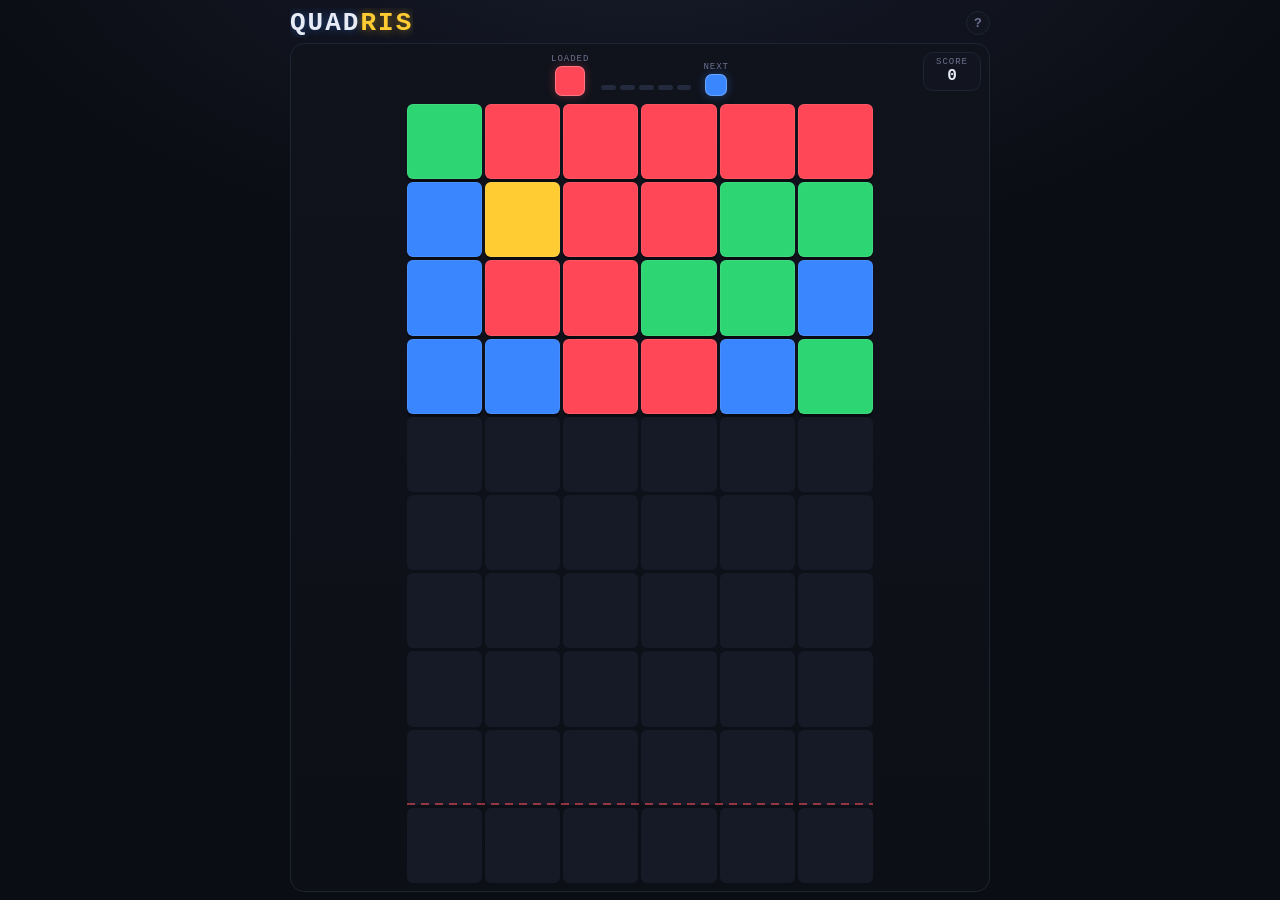
<file: games/quadris/index.html>
<!DOCTYPE html>
<html lang="en">
<head>
<meta charset="UTF-8">
<meta name="viewport" content="width=device-width, initial-scale=1.0, maximum-scale=1.0, user-scalable=no, viewport-fit=cover">
<title>QUADRIS — square puzzle</title>
<style>
  :root{
    --bg: #0b0d14;
    --panel: #12151f;
    --line: #1f2433;
    --ink: #e8ecf7;
    --dim: #6b7290;
    --danger: #ff4d5e;
    --c-yellow: #ffcc33;
    --c-red: #ff4757;
    --c-green: #2ed573;
    --c-blue: #3a86ff;
    --c-orange: #ff8c1a;
    --c-purple: #a259ff;
    --c-gray: #9aa3b8;
  }
  *{box-sizing:border-box;}
  html{
    margin:0;
    height:100%;
    overflow:hidden;
  }
  body{
    margin:0;
    width:100%;
    height:100vh;
    height:100dvh;
    background:
      radial-gradient(1200px 600px at 50% -10%, #171b2a 0%, var(--bg) 60%);
    color:var(--ink);
    font-family: 'Courier New', ui-monospace, monospace;
    display:flex; align-items:center; justify-content:center;
    overflow:hidden;
    overscroll-behavior:none;
    touch-action:none;
    -webkit-user-select:none;
    user-select:none;
    -webkit-touch-callout:none;
    -webkit-tap-highlight-color:transparent;
  }
  .stage{
    width:100%; max-width:720px;
    height:100%;
    padding: max(8px, env(safe-area-inset-top)) max(10px, env(safe-area-inset-right)) max(8px, env(safe-area-inset-bottom)) max(10px, env(safe-area-inset-left));
    display:flex;
    flex-direction:column;
    gap:5px;
  }
  .title{
    display:flex; align-items:center; justify-content:space-between;
    flex-shrink:0;
    gap:10px;
  }
  .title h1{
    font-size: clamp(19px, 6.5vw, 26px);
    letter-spacing:2px;
    margin:0;
    font-weight:800;
    white-space:nowrap;
    overflow:hidden;
    text-shadow: 0 0 10px rgba(58,134,255,.45);
    min-width:0;
  }
  .title h1 span{ color: var(--c-yellow); text-shadow:0 0 10px rgba(255,204,51,.5); }

  .board-wrap{
    position:relative;
    border:1px solid var(--line);
    background:
      linear-gradient(180deg, #10131c 0%, #0d0f17 100%);
    border-radius:14px;
    padding:8px;
    flex:1 1 auto;
    min-height:0;
    display:flex;
    flex-direction:column;
    align-items:center;
  }
  .score-badge{
    position:absolute;
    top:8px; right:8px;
    background:var(--panel);
    border:1px solid var(--line);
    border-radius:10px;
    padding:4px 12px;
    text-align:center;
    z-index:10;
  }
  .score-label{ font-size:9px; color:var(--dim); letter-spacing:1px; }
  .score-value{ font-size:16px; font-weight:800; color:var(--ink); line-height:1.2; }

  .queue-bar{
    width:100%;
    display:flex; align-items:flex-end; justify-content:center; gap:12px;
    padding:2px 0 8px;
    flex-shrink:0;
  }
  .queue-piece-wrap{ display:flex; flex-direction:column; align-items:center; gap:2px; }
  .queue-bar .shots-track{
    flex:0 1 90px;
    display:flex; gap:4px;
    margin-bottom:6px;
  }

  .board-frame{
    position:relative;
    flex:0 0 auto;
  }
  .board{
    display:grid;
    grid-template-columns: repeat(6, 1fr);
    grid-template-rows: repeat(10, 1fr);
    gap:3px;
    position:absolute;
    inset:0;
    cursor:pointer;
    touch-action:manipulation;
  }
  .danger-line{
    position:absolute;
    left:0; right:0;
    bottom: 10%;
    height:2px;
    background: repeating-linear-gradient(90deg, var(--danger) 0 8px, transparent 8px 14px);
    opacity:.55;
    animation: pulse 1.6s ease-in-out infinite;
    pointer-events:none;
  }
  @keyframes pulse{ 0%,100%{opacity:.25;} 50%{opacity:.7;} }

  .cell{
    border-radius:6px;
    background: #161a26;
    position:relative;
    transition: transform .12s ease;
  }
  .cell.filled{
    box-shadow: inset 0 0 0 1px rgba(255,255,255,.08), 0 3px 0 rgba(0,0,0,.35);
  }
  .cell.pop{
    animation: pop .28s ease forwards;
  }
  @keyframes pop{
    0%{ transform:scale(1); opacity:1; }
    100%{ transform:scale(.25); opacity:0; }
  }
  .cell.drop{
    animation: drop .18s ease;
  }
  @keyframes drop{
    0%{ transform: translateY(-14px); }
    100%{ transform: translateY(0); }
  }

  @keyframes explode{
    0%{ transform:scale(1); opacity:1; }
    35%{ transform:scale(1.35); opacity:1; box-shadow:0 0 22px 6px rgba(255,255,255,.9); }
    100%{ transform:scale(.1); opacity:0; }
  }
  .cell.exploding{
    animation: explode .32s ease forwards;
    z-index:3;
  }

  @keyframes fall-away{
    0%{ transform:translateY(0); opacity:1; }
    100%{ transform:translateY(260%); opacity:0; }
  }
  .cell.falling{
    animation: fall-away .38s cubic-bezier(.55,0,1,.45) forwards;
    z-index:2;
  }

  .shot-layer{
    position:absolute;
    inset:0;
    pointer-events:none;
    z-index:5;
  }
  @keyframes fly-up{
    from{ top: var(--start-top); }
    to{ top: var(--end-top); }
  }
  .projectile{
    position:absolute;
    box-sizing:border-box;
    padding:3px;
    background-clip:content-box;
    border-radius:9px;
    animation: fly-up .17s linear forwards;
    display:flex; align-items:center; justify-content:center;
    font-size:16px; line-height:1;
    color:#fff;
  }

  .next-label{ font-size:9px; color:var(--dim); letter-spacing:1px; }
  .next-piece{
    width:30px; height:30px; border-radius:7px;
    flex-shrink:0;
    background:#232838;
    box-shadow: inset 0 0 0 1px rgba(255,255,255,.15);
    display:flex; align-items:center; justify-content:center;
    font-size:16px; line-height:1;
  }
  .next-piece.small{ width:22px; height:22px; font-size:12px; }
  .shot-dot{
    height:5px; flex:1; border-radius:3px; background:#232a3d;
  }
  .shot-dot.on{ background: var(--c-blue); box-shadow:0 0 8px rgba(58,134,255,.6);}


  .overlay{
    position:absolute; inset:0;
    background:rgba(8,9,14,.88);
    border-radius:14px;
    display:none;
    align-items:center; justify-content:center;
    flex-direction:column;
    gap:14px;
    text-align:center;
    padding:20px;
  }
  .overlay.show{ display:flex; }
  .overlay h2{ margin:0; font-size:22px; letter-spacing:3px; color:var(--danger); }
  .overlay p{ margin:0; color:var(--dim); font-size:13px; }
  .overlay button{
    background: var(--c-blue); color:#04070f; border:none;
    padding:10px 22px; border-radius:8px; font-weight:800;
    letter-spacing:1px; cursor:pointer; font-family:inherit;
    touch-action:manipulation;
  }  .help-btn{
    width:24px; height:24px;
    border-radius:50%;
    border:1px solid var(--line);
    background:var(--panel);
    color:var(--dim);
    font-family:inherit;
    font-weight:800;
    font-size:13px;
    cursor:pointer;
    touch-action:manipulation;
  }
  .help-btn:active{ transform:scale(.92); }

  .modal-backdrop{
    position:fixed; inset:0;
    background:rgba(5,6,10,.75);
    display:none;
    align-items:center; justify-content:center;
    z-index:50;
    padding:20px;
  }
  .modal-backdrop.show{ display:flex; }
  .modal-box{
    background:var(--panel);
    border:1px solid var(--line);
    border-radius:14px;
    padding:20px;
    max-width:380px;
    text-align:center;
  }
  .modal-box h2{
    margin:0 0 10px;
    font-size:16px; letter-spacing:2px; color:var(--ink);
  }
  .modal-box p{
    margin:0 0 16px;
    font-size:13px; color:var(--dim); line-height:1.5;
  }
  .modal-box button{
    background: var(--c-blue); color:#04070f; border:none;
    padding:10px 22px; border-radius:8px; font-weight:800;
    letter-spacing:1px; cursor:pointer; font-family:inherit;
    touch-action:manipulation;
  }

  /* le regole colore stanno per ultime: vincono sempre sulla cascata */
  .yellow{ background: var(--c-yellow); box-shadow: inset 0 0 0 1px rgba(255,255,255,.25), 0 0 10px rgba(255,204,51,.35);}
  .red{    background: var(--c-red); box-shadow: inset 0 0 0 1px rgba(255,255,255,.25), 0 0 10px rgba(255,71,87,.35);}
  .green{  background: var(--c-green); box-shadow: inset 0 0 0 1px rgba(255,255,255,.25), 0 0 10px rgba(46,213,115,.35);}
  .blue{   background: var(--c-blue); box-shadow: inset 0 0 0 1px rgba(255,255,255,.25), 0 0 10px rgba(58,134,255,.35);}
  .orange{ background: var(--c-orange); box-shadow: inset 0 0 0 1px rgba(255,255,255,.25), 0 0 10px rgba(255,140,26,.35);}
  .purple{ background: var(--c-purple); box-shadow: inset 0 0 0 1px rgba(255,255,255,.25), 0 0 10px rgba(162,89,255,.35);}
  .gray{   background: var(--c-gray); box-shadow: inset 0 0 0 1px rgba(255,255,255,.25), 0 0 10px rgba(154,163,184,.35);}
  .flame{  background: radial-gradient(circle at 50% 30%, #ffe066, #ff5e1a 55%, #b3230a 100%); box-shadow: inset 0 0 0 1px rgba(255,255,255,.3), 0 0 14px rgba(255,94,26,.6);}
  .bomb{   background: radial-gradient(circle at 35% 30%, #7a8194, #262a36 70%); box-shadow: inset 0 0 0 1px rgba(255,255,255,.25), 0 0 12px rgba(0,0,0,.6);}
</style>
</head>
<body>
<div class="stage">
  <div class="title">
    <h1>QUAD<span>RIS</span></h1>
    <button id="helpBtn" class="help-btn" aria-label="How to play">?</button>
  </div>

  <div class="board-wrap">
    <div class="score-badge">
      <div class="score-label">SCORE</div>
      <div class="score-value" id="score">0</div>
    </div>

    <div class="queue-bar">
      <div class="queue-piece-wrap">
        <span class="next-label">LOADED</span>
        <div class="next-piece" id="currentPiece"></div>
      </div>
      <div class="shots-track" id="shotsTrack"></div>
      <div class="queue-piece-wrap">
        <span class="next-label">NEXT</span>
        <div class="next-piece small" id="nextPiece"></div>
      </div>
    </div>

    <div class="board-frame">
      <div class="board" id="board"></div>
      <div class="shot-layer" id="shotLayer"></div>
      <div class="danger-line"></div>
    </div>
    <div class="overlay" id="overlay">
      <h2>STACK REACHED</h2>
      <p id="finalScore">Final score: 0</p>
      <button id="restartBtn">PLAY AGAIN</button>
    </div>
  </div>
</div>

<div class="modal-backdrop" id="helpModal">
  <div class="modal-box">
    <h2>How to play</h2>
    <p>Tap a column directly: the piece rises and attaches under the last block. Occasionally you'll get 🔥 (clears the whole column) or 💣 (diamond blast: 3-5-3 cells). Game over when no moves are left.</p>
    <button id="closeHelpBtn">Got it</button>
  </div>
</div>

<script>
(function(){
  const ROWS = 10, COLS = 6, DROP_INTERVAL = 5;
  const BASE_COLORS = ['yellow','red','green','blue'];
  const UNLOCK_QUEUE = ['orange','purple','gray'];
  const COLOR_NAMES = {
    yellow:'Yellow', red:'Red', green:'Green', blue:'Blue',
    orange:'Orange', purple:'Purple', gray:'Gray'
  };
  let activeColors, unlockIndex;
  let grid, currentColor, nextColor, shotsSinceDrop, totalShots, score, gameOver;
  let explodingCells = new Set();
  let fallingCells = new Set();

  const boardEl = document.getElementById('board');
  const scoreEl = document.getElementById('score');
  const currentPieceEl = document.getElementById('currentPiece');
  const nextPieceEl = document.getElementById('nextPiece');
  const shotsTrackEl = document.getElementById('shotsTrack');
  const overlayEl = document.getElementById('overlay');
  const finalScoreEl = document.getElementById('finalScore');

  function randomColor(){ return activeColors[Math.floor(Math.random()*activeColors.length)]; }

  function makeRandomRow(fillChance){
    const row = new Array(COLS).fill(null);
    for(let c=0;c<COLS;c++){
      if(Math.random() < fillChance) row[c] = randomColor();
    }
    return row;
  }

  function randomPiece(){
    const roll = Math.random();
    if(roll < 0.04) return 'flame';
    if(roll < 0.08) return 'bomb';
    return randomColor();
  }

  function isSpecial(piece){
    return piece === 'flame' || piece === 'bomb';
  }

  function pieceEmoji(piece){
    if(piece === 'flame') return '🔥';
    if(piece === 'bomb') return '💣';
    return '';
  }

  function init(){
    activeColors = BASE_COLORS.slice();
    unlockIndex = 0;
    grid = [];
    for(let r=0;r<ROWS;r++){
      if(r < 4) grid.push(makeRandomRow(1)); // first 4 rows fully filled
      else grid.push(new Array(COLS).fill(null));
    }
    currentColor = randomColor();
    nextColor = randomColor();
    shotsSinceDrop = 0;
    totalShots = 0;
    score = 0;
    gameOver = false;
    animating = false;
    explodingCells.clear();
    fallingCells.clear();
    overlayEl.classList.remove('show');
    buildBoardDOM();
    render();
  }

  function fitBoard(){
    const wrap = document.querySelector('.board-wrap');
    const frame = document.querySelector('.board-frame');
    const queueBar = document.querySelector('.queue-bar');
    if(!wrap || !frame) return;
    const GAP = 3;
    const PAD = 8; // board-wrap padding, each side
    const queueH = queueBar ? queueBar.getBoundingClientRect().height : 0;
    const availW = wrap.clientWidth - PAD * 2;
    const availH = wrap.clientHeight - PAD * 2 - queueH;
    let cell = Math.min(
      (availW - GAP * (COLS - 1)) / COLS,
      (availH - GAP * (ROWS - 1)) / ROWS
    );
    cell = Math.max(cell, 10);
    frame.style.width = (cell * COLS + GAP * (COLS - 1)) + 'px';
    frame.style.height = (cell * ROWS + GAP * (ROWS - 1)) + 'px';
    frame.style.flex = '0 0 auto';
  }
  window.addEventListener('resize', fitBoard);

  function buildBoardDOM(){
    boardEl.innerHTML = '';
    for(let r=0;r<ROWS;r++){
      for(let c=0;c<COLS;c++){
        const cell = document.createElement('div');
        cell.className = 'cell';
        cell.dataset.r = r;
        cell.dataset.c = c;
        boardEl.appendChild(cell);
      }
    }
  }

  boardEl.addEventListener('click', (e)=>{
    const rect = boardEl.getBoundingClientRect();
    const x = e.clientX - rect.left;
    const col = Math.floor((x / rect.width) * COLS);
    if(col >= 0 && col < COLS) shoot(col);
  });

  function render(){
    for(let r=0;r<ROWS;r++){
      for(let c=0;c<COLS;c++){
        const idx = r*COLS+c;
        const cell = boardEl.children[idx];
        const val = grid[r][c];
        const key = r+','+c;
        let cls = 'cell' + (val ? ' filled '+val : '');
        if(explodingCells.has(key)) cls += ' exploding';
        if(fallingCells.has(key)) cls += ' falling';
        cell.className = cls;
      }
    }
    scoreEl.textContent = score;
    nextPieceEl.className = 'next-piece small ' + nextColor;
    nextPieceEl.textContent = pieceEmoji(nextColor);
    currentPieceEl.className = 'next-piece ' + currentColor;
    currentPieceEl.textContent = pieceEmoji(currentColor);

    shotsTrackEl.innerHTML = '';
    for(let i=0;i<DROP_INTERVAL;i++){
      const dot = document.createElement('div');
      dot.className = 'shot-dot' + (i < shotsSinceDrop ? ' on' : '');
      shotsTrackEl.appendChild(dot);
    }

    fitBoard();
  }

  function lowestFilledRow(col){
    for(let r=ROWS-1;r>=0;r--){
      if(grid[r][col] !== null) return r;
    }
    return -1; // empty column
  }

  function landingRow(col){
    const lf = lowestFilledRow(col);
    return lf + 1; // attaches right below the last filled block (or at the top, if empty)
  }

  function isColumnFull(col){
    return lowestFilledRow(col) === ROWS - 1;
  }

  function neighbors(r,c){
    return [[r-1,c],[r+1,c],[r,c-1],[r,c+1]].filter(
      ([nr,nc]) => nr>=0 && nr<ROWS && nc>=0 && nc<COLS
    );
  }

  function findGroup(r,c){
    const color = grid[r][c];
    if(!color) return [];
    const seen = new Set();
    const stack = [[r,c]];
    const group = [];
    while(stack.length){
      const [cr,cc] = stack.pop();
      const key = cr+','+cc;
      if(seen.has(key)) continue;
      seen.add(key);
      if(grid[cr][cc] !== color) continue;
      group.push([cr,cc]);
      for(const [nr,nc] of neighbors(cr,cc)) stack.push([nr,nc]);
    }
    return group;
  }

  function computeSupported(){
    const supported = new Set();
    const stack = [];
    for(let c=0;c<COLS;c++){
      if(grid[0][c] !== null){
        const key = '0,'+c;
        supported.add(key);
        stack.push([0,c]);
      }
    }
    while(stack.length){
      const [r,c] = stack.pop();
      for(const [nr,nc] of neighbors(r,c)){
        if(grid[nr][nc] !== null){
          const key = nr+','+nc;
          if(!supported.has(key)){
            supported.add(key);
            stack.push([nr,nc]);
          }
        }
      }
    }
    return supported;
  }

  function explodeCells(cells, cb, pointsPerCell){
    if(cells.length === 0){ cb(); return; }
    cells.forEach(([r,c]) => explodingCells.add(r+','+c));
    render();
    setTimeout(()=>{
      cells.forEach(([r,c]) => {
        grid[r][c] = null;
        explodingCells.delete(r+','+c);
      });
      score += cells.length * pointsPerCell;
      render();
      cb();
    }, 300);
  }

  function explodeGroup(group, cb){
    explodeCells(group, cb, 10);
  }

  function explodeColumn(col, cb){
    const cells = [];
    for(let r=0;r<ROWS;r++){
      if(grid[r][col] !== null) cells.push([r,col]);
    }
    explodeCells(cells, cb, 12);
  }

  function explodeBomb(centerRow, centerCol, cb){
    const cellSet = new Map();
    const spans = [
      [centerRow - 1, 1],
      [centerRow,     2],
      [centerRow + 1, 1]
    ];
    for(const [r, halfWidth] of spans){
      if(r < 0 || r >= ROWS) continue;
      for(let c = centerCol - halfWidth; c <= centerCol + halfWidth; c++){
        if(c >= 0 && c < COLS && grid[r][c] !== null) cellSet.set(r+','+c, [r,c]);
      }
    }
    explodeCells(Array.from(cellSet.values()), cb, 12);
  }

  function animateFloatingFall(cb){
    const supported = computeSupported();
    const toFall = [];
    for(let r=0;r<ROWS;r++){
      for(let c=0;c<COLS;c++){
        if(grid[r][c] !== null && !supported.has(r+','+c)) toFall.push([r,c]);
      }
    }
    if(toFall.length === 0){ cb(); return; }
    toFall.forEach(([r,c]) => fallingCells.add(r+','+c));
    render();
    setTimeout(()=>{
      toFall.forEach(([r,c]) => {
        grid[r][c] = null;
        fallingCells.delete(r+','+c);
      });
      score += toFall.length * 5;
      render();
      cb();
    }, 360);
  }

  let animating = false;

  function animateShot(col, row, color, cb){
    let done = false;
    const finish = ()=>{
      if(done) return;
      done = true;
      cb();
    };
    // absolute fallback: whatever happens with the animation,
    // the game always resumes shortly after (never stuck)
    setTimeout(finish, 260);

    try{
      const shotLayer = document.getElementById('shotLayer');
      const colPct = 100 / COLS;
      const rowPct = 100 / ROWS;

      const proj = document.createElement('div');
      proj.className = 'projectile ' + color;
      proj.textContent = pieceEmoji(color);
      proj.style.width = colPct + '%';
      proj.style.height = rowPct + '%';
      proj.style.left = (colPct * col) + '%';
      proj.style.setProperty('--start-top', (rowPct * ROWS) + '%');
      proj.style.setProperty('--end-top', (rowPct * row) + '%');
      proj.style.top = (rowPct * row) + '%'; // safe final position
      shotLayer.appendChild(proj);

      proj.addEventListener('animationend', ()=>{ proj.remove(); finish(); });
      setTimeout(()=>{ if(proj.parentNode) proj.remove(); }, 400);
    }catch(e){
      // if something goes wrong drawing the animation,
      // the setTimeout above still moves the game forward
    }
  }

  function maybeUnlockColor(){
    if(totalShots % 10 === 0 && unlockIndex < UNLOCK_QUEUE.length){
      activeColors.push(UNLOCK_QUEUE[unlockIndex]);
      unlockIndex++;
    }
  }

  function finishTurn(){
    animateFloatingFall(()=>{
      if(shotsSinceDrop >= DROP_INTERVAL){
        shotsSinceDrop = 0;
        descend();
      }
      currentColor = nextColor;
      nextColor = randomPiece();
      animating = false;
      render();
      if(noMovesPossible()) triggerGameOver();
    });
  }

  function noMovesPossible(){
    if(gameOver) return false;
    if(isSpecial(currentColor)) return false; // flame/bomb always work
    for(let c=0;c<COLS;c++){
      if(!isColumnFull(c)) return false;
    }
    return true;
  }

  function shoot(col){
    if(gameOver || animating) return;
    const piece = currentColor;
    if(!isSpecial(piece) && isColumnFull(col)) return;

    let targetRow;
    if(piece === 'flame'){
      targetRow = 0;
    } else if(piece === 'bomb'){
      targetRow = Math.min(landingRow(col), ROWS - 1);
    } else {
      targetRow = landingRow(col);
    }

    animating = true;

    animateShot(col, targetRow, piece, ()=>{
      totalShots++;
      shotsSinceDrop++;
      maybeUnlockColor();

      if(piece === 'flame'){
        render();
        explodeColumn(col, finishTurn);
      } else if(piece === 'bomb'){
        render();
        explodeBomb(targetRow, col, finishTurn);
      } else {
        grid[targetRow][col] = piece;
        render();
        const group = findGroup(targetRow, col);
        if(group.length >= 3){
          explodeGroup(group, finishTurn);
        } else {
          finishTurn();
        }
      }
    });
  }

  function descend(){
    // if the bottom row is already occupied, it would breach the shooter: game over
    const bottomRowFull = grid[ROWS-1].some(v => v !== null);
    if(bottomRowFull){
      triggerGameOver();
      return;
    }
    const newRow = makeRandomRow(1);
    for(let r=ROWS-1;r>0;r--){
      grid[r] = grid[r-1].slice();
    }
    grid[0] = newRow;
  }

  function triggerGameOver(){
    gameOver = true;
    finalScoreEl.textContent = 'Final score: ' + score;
    overlayEl.classList.add('show');
  }

  document.getElementById('restartBtn').addEventListener('click', init);

  const helpModal = document.getElementById('helpModal');
  document.getElementById('helpBtn').addEventListener('click', ()=>{
    helpModal.classList.add('show');
  });
  document.getElementById('closeHelpBtn').addEventListener('click', ()=>{
    helpModal.classList.remove('show');
  });
  helpModal.addEventListener('click', (e)=>{
    if(e.target === helpModal) helpModal.classList.remove('show');
  });

  init();
})();
</script>
</body>
</html>
</file>
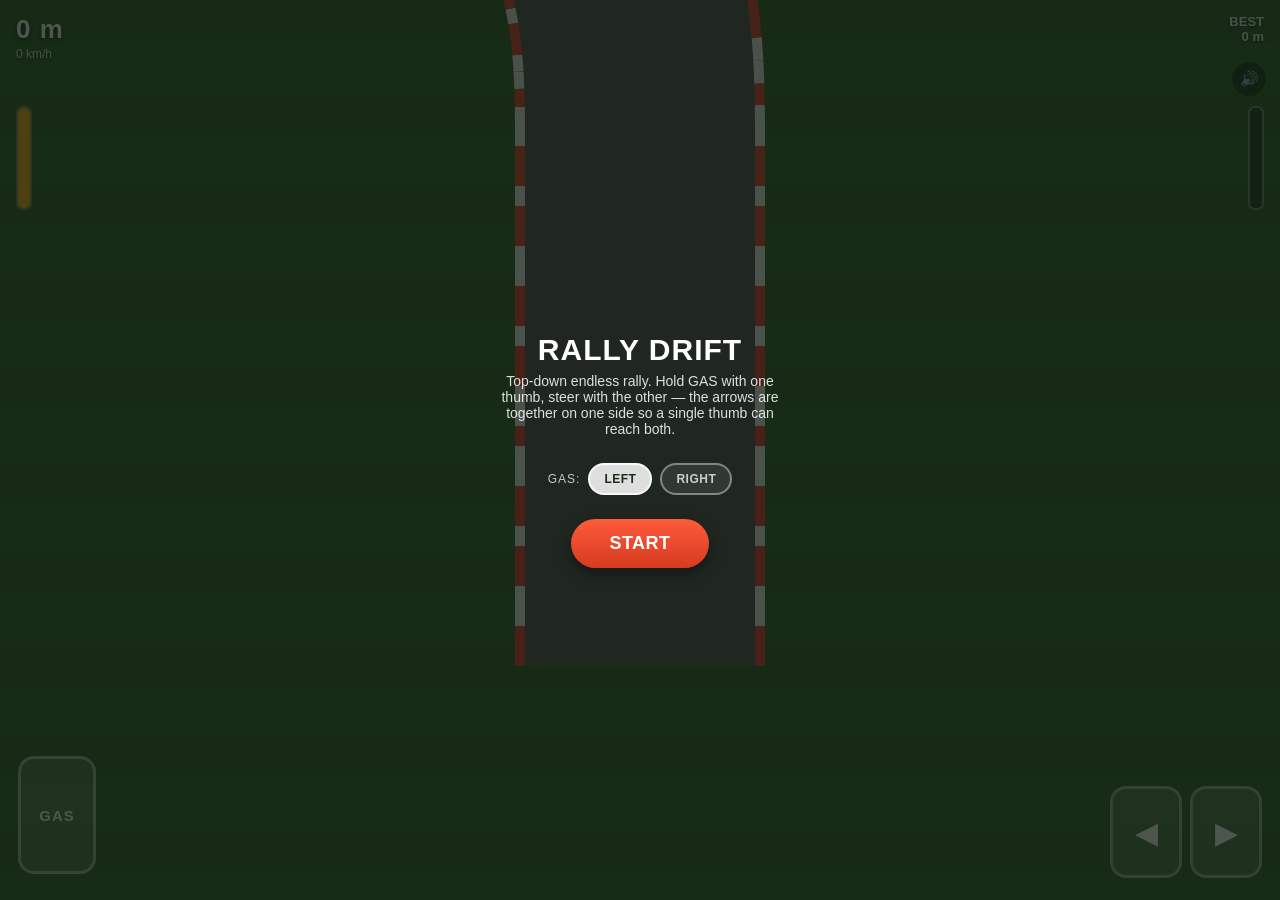
<file: games/rally-drift/index.html>
<!DOCTYPE html>
<html lang="en">
<head>
<meta charset="UTF-8">
<meta name="viewport" content="width=device-width, initial-scale=1.0, maximum-scale=1.0, user-scalable=no, viewport-fit=cover">
<title>Rally Drift — Endless Top-Down Racer</title>
<style>
  * {
    -webkit-touch-callout: none;
    -webkit-user-select: none; user-select: none;
    -webkit-tap-highlight-color: transparent;
    -webkit-text-size-adjust: none;
  }
  html, body {
    margin: 0; padding: 0; width: 100%; height: 100%;
    overflow: hidden; background: #1a2e1a;
    touch-action: none; -webkit-user-select: none; user-select: none;
    font-family: 'Segoe UI', Arial, sans-serif;
    overscroll-behavior: none;
  }
  #gameCanvas { display: block; background: #3a6b3a; touch-action: none; }

  #hud {
    position: fixed; top: 0; left: 0; right: 0;
    display: flex; justify-content: space-between; align-items: flex-start;
    padding: 14px 16px; pointer-events: none; color: #fff;
    text-shadow: 0 2px 4px rgba(0,0,0,0.6);
    z-index: 5;
  }
  #hud .score-block { font-size: 26px; font-weight: 800; letter-spacing: 1px; }
  #hud .sub { font-size: 12px; font-weight: 500; opacity: 0.85; margin-top: 2px; }
  #hud .best-block { text-align: right; font-size: 13px; font-weight: 600; opacity: 0.9; }

  #muteBtn {
    position: fixed; top: 62px; right: 14px; width: 34px; height: 34px;
    border-radius: 50%; border: none; background: rgba(0,0,0,0.35);
    color: #fff; font-size: 15px; z-index: 20; pointer-events: auto;
    display: flex; align-items: center; justify-content: center;
  }

  #steerPad {
    position: fixed; bottom: 22px; left: 18px; z-index: 15;
    display: flex; gap: 8px;
  }
  #steerPad.pad-right { left: auto; right: 18px; }
  .steer-btn {
    width: 72px; height: 92px; border-radius: 16px;
    background: rgba(255,255,255,0.14); border: 3px solid rgba(255,255,255,0.45);
    color: #fff; font-size: 30px; display: flex; align-items: center; justify-content: center;
    z-index: 15; pointer-events: auto; -webkit-tap-highlight-color: transparent;
  }
  .steer-btn:active, .steer-btn.pressed { background: rgba(255,255,255,0.32); transform: scale(0.94); }

  #pedalBtn {
    position: fixed; bottom: 26px; right: 18px; width: 78px; height: 118px;
    border-radius: 16px; border: 3px solid rgba(255,255,255,0.5);
    background: rgba(255,255,255,0.14); color: #fff; font-weight: 800; font-size: 15px;
    letter-spacing: 1px; z-index: 15; pointer-events: auto;
    -webkit-tap-highlight-color: transparent;
  }
  #pedalBtn.pressed {
    background: linear-gradient(180deg,#ff8a3d,#e8452a);
    border-color: rgba(255,255,255,0.8); transform: scale(0.96);
  }
  #pedalBtn.pedal-left { left: 18px; right: auto; }

  #speedBar {
    position: fixed; top: 106px; right: 16px; width: 12px; height: 100px; z-index: 15;
    border-radius: 7px; border: 2px solid rgba(255,255,255,0.4);
    background: rgba(0,0,0,0.35); overflow: hidden;
  }
  #speedBarFill {
    position: absolute; bottom: 0; left: 0; width: 100%; height: 0%;
    background: hsl(130,85%,50%); border-radius: 5px 5px 0 0;
  }

  #fuelBar {
    position: fixed; top: 106px; left: 16px; width: 12px; height: 100px; z-index: 15;
    border-radius: 7px; border: 2px solid rgba(255,255,255,0.4);
    background: rgba(0,0,0,0.35); overflow: hidden;
  }
  #fuelBarFill {
    position: absolute; bottom: 0; left: 0; width: 100%; height: 100%;
    background: #ffb020; border-radius: 5px 5px 0 0; transition: background 0.3s;
  }
  #fuelBar.critical #fuelBarFill { animation: fuelBlink 0.6s infinite; }
  @keyframes fuelBlink { 0%,100% { background:#ff3b30; } 50% { background:#ffb020; } }

  #sideToggle {
    display: flex; align-items: center; gap: 8px; margin-top: 4px; margin-bottom: 6px;
  }
  #sideToggle .sideLabel { font-size: 12px; opacity: 0.75; letter-spacing: 1px; }
  #sideToggle .sideBtn {
    padding: 7px 14px; font-size: 12px; font-weight: 700; letter-spacing: 0.5px;
    border-radius: 16px; border: 2px solid rgba(255,255,255,0.4);
    background: rgba(255,255,255,0.08); color: rgba(255,255,255,0.75);
  }
  #sideToggle .sideBtn.active {
    background: rgba(255,255,255,0.85); color: #1a2e1a; border-color: rgba(255,255,255,0.85);
  }

  #overlay {
    position: fixed; inset: 0; display: flex; flex-direction: column;
    align-items: center; justify-content: center; text-align: center;
    background: rgba(10, 20, 10, 0.72); color: #fff; z-index: 30; padding: 24px;
  }
  #overlay h1 { font-size: 30px; margin: 0 0 6px; letter-spacing: 1px; }
  #overlay .tagline { opacity: 0.85; margin-bottom: 22px; font-size: 14px; max-width: 280px; }
  #overlay .stat { font-size: 15px; margin: 4px 0; opacity: 0.9; }
  #overlay .bigStat { font-size: 40px; font-weight: 800; margin: 6px 0 14px; }
  #startBtn {
    margin-top: 18px; padding: 14px 38px; font-size: 18px; font-weight: 700;
    background: linear-gradient(180deg,#ff5b3d,#d63a1f); border: none; border-radius: 30px;
    color: #fff; box-shadow: 0 6px 16px rgba(0,0,0,0.4); letter-spacing: 0.5px;
  }
  #overlay.hidden { display: none; }
</style>
</head>
<body>

<canvas id="gameCanvas"></canvas>

<div id="hud">
  <div>
    <div class="score-block" id="scoreDisplay">0 m</div>
    <div class="sub" id="speedDisplay">0 km/h</div>
  </div>
  <div class="best-block">BEST<br><span id="bestDisplay">0</span> m</div>
</div>

<button id="muteBtn">🔊</button>
<div id="steerPad">
  <button class="steer-btn" id="leftBtn">◀</button>
  <button class="steer-btn" id="rightBtn">▶</button>
</div>
<button id="pedalBtn">GAS</button>
<div id="speedBar"><div id="speedBarFill"></div></div>
<div id="fuelBar"><div id="fuelBarFill"></div></div>

<div id="overlay">
  <h1 id="overlayTitle">RALLY DRIFT</h1>
  <div class="tagline" id="overlayTagline">Top-down endless rally. Hold GAS with one thumb, steer with the other — the arrows are together on one side so a single thumb can reach both.</div>
  <div id="resultStats" style="display:none;">
    <div class="bigStat" id="finalScore">0 m</div>
    <div class="stat" id="newBestTag" style="display:none; color:#ffd54a;">🏆 New Best!</div>
  </div>
  <div id="sideToggle">
    <span class="sideLabel">GAS:</span>
    <button class="sideBtn" data-side="left">LEFT</button>
    <button class="sideBtn" data-side="right">RIGHT</button>
  </div>
  <button id="startBtn">START</button>
</div>

<script>
(function(){
  const canvas = document.getElementById('gameCanvas');
  const ctx = canvas.getContext('2d');
  let W, H, DPR;

  function resize(){
    DPR = Math.min(window.devicePixelRatio || 1, 2);
    W = window.innerWidth; H = window.innerHeight;
    canvas.width = W * DPR; canvas.height = H * DPR;
    canvas.style.width = W + 'px'; canvas.style.height = H + 'px';
    ctx.setTransform(DPR,0,0,DPR,0,0);
  }
  window.addEventListener('resize', resize);
  resize();

  // Kill long-press context menu, text selection, double-tap zoom and any residual browser gestures
  document.addEventListener('contextmenu', e => e.preventDefault());
  document.addEventListener('selectstart', e => e.preventDefault());
  document.addEventListener('dragstart', e => e.preventDefault());
  document.addEventListener('gesturestart', e => e.preventDefault());
  let lastTouchEnd = 0;
  document.addEventListener('touchend', e => {
    const now = Date.now();
    if (now - lastTouchEnd <= 300) e.preventDefault();
    lastTouchEnd = now;
  }, { passive: false });
  document.addEventListener('touchmove', e => e.preventDefault(), { passive: false });

  // ---------- Audio (simple procedural engine hum + crash noise) ----------
  let actx = null, engineOsc = null, engineGain = null, muted = false;
  function initAudio(){
    if (actx){
      if (actx.state === 'suspended') actx.resume().catch(()=>{});
      return;
    }
    try {
      actx = new (window.AudioContext || window.webkitAudioContext)();
      engineOsc = actx.createOscillator();
      engineGain = actx.createGain();
      engineOsc.type = 'sawtooth';
      engineOsc.frequency.value = 60;
      engineGain.gain.value = 0;
      engineOsc.connect(engineGain).connect(actx.destination);
      engineOsc.start();
      if (actx.state === 'suspended') actx.resume().catch(()=>{});
    } catch(e){ actx = null; }
  }
  function setEngine(speedRatio, running){
    if (!actx || muted) return;
    engineOsc.frequency.setTargetAtTime(55 + speedRatio*140, actx.currentTime, 0.08);
    engineGain.gain.setTargetAtTime(running ? 0.045 : 0, actx.currentTime, 0.1);
  }
  function playCrash(){
    if (!actx || muted) return;
    const bufSize = actx.sampleRate * 0.35;
    const buf = actx.createBuffer(1, bufSize, actx.sampleRate);
    const data = buf.getChannelData(0);
    for (let i=0;i<bufSize;i++) data[i] = (Math.random()*2-1) * (1 - i/bufSize);
    const src = actx.createBufferSource();
    src.buffer = buf;
    const g = actx.createGain(); g.gain.value = 0.35;
    src.connect(g).connect(actx.destination);
    src.start();
  }
  function playRefuel(){
    if (!actx || muted) return;
    [660, 880].forEach((freq, i) => {
      const osc = actx.createOscillator(), g = actx.createGain();
      osc.type = 'sine'; osc.frequency.value = freq;
      const t0 = actx.currentTime + i*0.08;
      g.gain.setValueAtTime(0.0001, t0);
      g.gain.exponentialRampToValueAtTime(0.25, t0+0.02);
      g.gain.exponentialRampToValueAtTime(0.0001, t0+0.18);
      osc.connect(g).connect(actx.destination);
      osc.start(t0); osc.stop(t0+0.2);
    });
  }
  document.getElementById('muteBtn').addEventListener('click', () => {
    muted = !muted;
    document.getElementById('muteBtn').textContent = muted ? '🔇' : '🔊';
    if (muted && engineGain) engineGain.gain.setTargetAtTime(0, actx.currentTime, 0.05);
  });

  // ---------- Game state ----------
  let state = 'idle'; // idle | playing | crashed
  let distanceTraveled = 0;   // for scoring / difficulty ramp
  const MIN_SPEED = 130, MAX_SPEED = 620;
  let speed = 300;
  let roadWidth = 240;
  const STEP = 20; // world-unit spacing of generated track points

  // ---------- Scenery biomes — the route periodically switches between these ----------
  const BIOMES = {
    tarmac:  { road:'#5b5b5b', stripeA:'#e6473b', stripeB:'#f2f2f2', bg:'#3a6b3a', bg2:'rgba(0,0,0,0.06)', treeTint:'#2f5e2a', treeTint2:'#376b32', trunk:'#4a3222', curbs:true, dust:'195,195,198', dustRate:0.35, dustSize:1.0 },
    dusty:   { road:'#c9a15a', stripeA:'#8a5a2b', stripeB:'#f2e2b8', bg:'#d9bd7c', bg2:'rgba(0,0,0,0.05)', treeTint:'#8a8140', treeTint2:'#a69a4f', trunk:'#6b4a26', dust:'216,178,110', dustRate:1, dustSize:1.9 },
    gravel:  { road:'#cfcac0', stripeA:'#4a4a4a', stripeB:'#ffffff', bg:'#8f9a7c', bg2:'rgba(0,0,0,0.08)', treeTint:'#2e4a34', treeTint2:'#3a5a40', trunk:'#3a352e', dust:'222,222,215', dustRate:0.95, dustSize:1.6 },
    coastal: { road:'#c7b88f', stripeA:'#1f6fb2', stripeB:'#ffffff', bg:'#2f7fc1', bg2:'rgba(255,255,255,0.08)', sand:'#e8d9a8', sandWidth:64, noTrees:true, dust:'232,222,190', dustRate:0.2, dustSize:0.8 }
  };
  const BIOME_NAMES = Object.keys(BIOMES);
  let biomeName = 'tarmac', nextBiomeChangeDist = 1900;
  let pendingBiome = null, transitionStartDist = 0;
  const TRANSITION_LEN = 280; // world units over which colors blend into the new biome

  function hexToRgb(hex){
    const n = parseInt(hex.slice(1), 16);
    return [(n>>16)&255, (n>>8)&255, n&255];
  }
  function lerpColor(hexA, hexB, t){
    const a = hexToRgb(hexA), b = hexToRgb(hexB);
    const r = Math.round(a[0]+(b[0]-a[0])*t);
    const g = Math.round(a[1]+(b[1]-a[1])*t);
    const bl = Math.round(a[2]+(b[2]-a[2])*t);
    return `rgb(${r},${g},${bl})`;
  }
  function shadeRGB(rgbStr, factor){
    const [r,g,b] = rgbStr.split(',').map(Number);
    const c = v => Math.max(0, Math.min(255, Math.round(v*factor)));
    return `${c(r)},${c(g)},${c(b)}`;
  }

  // Car lives in free 2D world space; screen position is always fixed.
  const CAR_SCREEN_X_RATIO = 0.5, CAR_SCREEN_Y_RATIO = 0.74;
  let car = { wx: 0, wy: 0, heading: 0, angVel: 0 };
  let cameraHeading = 0;
  const CAR_HALF_W = 16, CAR_LEN = 50;
  const MAX_ANG_VEL = 2.1, ANG_ACCEL = 6.5, ANG_FRICTION = 5.5;

  // Track: array of {x,y,distance,heading}
  let trackPoints = [];
  let trackHeading = 0, curveRate = 0, curveTarget = 0, distToNextTarget = 550;
  let refHeading = 0; // slow-moving baseline — total heading swing from this is capped, so
                       // the track can bend into at most a U-turn and can never loop back
                       // far enough to cross itself
  let lastTrackDist = 0, lastTX = 0, lastTY = 0;
  let progressIdx = 0;

  let fuelCans = [];        // {distance, x, y}
  let lastFuelDist = 0;
  let fuel = 100;
  const FUEL_MAX = 100, FUEL_REFILL = 38, FUEL_PICKUP_R = 42;

  let bumps = [];            // {distance, x, y, heading}
  let lastBumpDist = 0;
  let jumpTimer = 0;
  const JUMP_DURATION = 0.55, BUMP_R = 34, JUMP_SCALE_PEAK = 0.4;

  let particles = [];       // screen-space dust
  let bestScore = parseInt(localStorage.getItem('rallyDriftBest') || '0', 10);
  document.getElementById('bestDisplay').textContent = bestScore;

  // ---------- Pedal-to-speed: held = accelerate toward max, released = ease toward min ----------
  let pedalHeld = false;

  function rot(dx, dy, theta){
    const c = Math.cos(theta), s = Math.sin(theta);
    return { x: dx*c - dy*s, y: dx*s + dy*c };
  }
  function worldToScreen(wx, wy){
    const d = rot(wx - car.wx, wy - car.wy, -cameraHeading);
    return { x: W*CAR_SCREEN_X_RATIO + d.x, y: H*CAR_SCREEN_Y_RATIO + d.y };
  }

  function resetGame(){
    distanceTraveled = 0;
    speed = 300;
    pedalHeld = false;
    fuel = FUEL_MAX;
    car.wx = 0; car.wy = 0; car.heading = 0; car.angVel = 0;
    cameraHeading = 0;
    trackPoints = []; trackHeading = 0; refHeading = 0; curveRate = 0; curveTarget = 0; distToNextTarget = 550;
    lastTrackDist = 0; lastTX = 0; lastTY = 0;
    progressIdx = 0;
    fuelCans = []; lastFuelDist = 500; // no can right at the start line
    bumps = []; lastBumpDist = 700; jumpTimer = 0; // no bump right at the start line
    particles = [];
    roadWidth = 240;
    biomeName = 'tarmac'; nextBiomeChangeDist = 1900 + Math.random()*600;
    pendingBiome = null; transitionStartDist = 0;
    trackPoints.push({ x:0, y:0, distance:0, heading:0, biome:biomeName });
    generateTrackAhead();
    generateFuelCansAhead();
    generateBumpsAhead();
  }

  function currentRoadWidth(){
    return Math.max(170, 240 - distanceTraveled * 0.006);
  }

  function generateTrackAhead(){
    const needAheadDist = 2200; // keep this much track generated beyond current progress
    const difficultyCurve = 0.0035 + Math.min(0.0032, (speed-MIN_SPEED)/(MAX_SPEED-MIN_SPEED)*0.0032);
    const safeCurve = 1 / (roadWidth * 1.1); // caps curvature so the turn radius can't be tighter than 1.1x the road width
    const maxCurve = Math.min(difficultyCurve, safeCurve);
    const MAX_SWING = 2.55; // ~146°: how far the track may bend away from refHeading before
                             // being forced back — well under a full 180° U-turn, so the
                             // path geometrically cannot loop back on itself
    while (lastTrackDist < (trackPoints[progressIdx] ? trackPoints[progressIdx].distance : 0) + needAheadDist){
      distToNextTarget -= STEP;
      if (distToNextTarget <= 0 && lastTrackDist > 340){
        curveTarget = (Math.random()*2-1) * maxCurve;
        distToNextTarget = 150 + Math.random()*170;
      }
      curveRate += (curveTarget - curveRate) * 0.11;
      curveRate = Math.max(-maxCurve, Math.min(maxCurve, curveRate));
      trackHeading += curveRate * STEP;

      // Hard cap on cumulative swing from a FIXED baseline: once we've bent this far one
      // way, further turning in that same direction is refused outright — checked every
      // step, so it can never build up past this by more than a single step's worth.
      // Crucially, refHeading only snaps to the current heading once the road has come
      // back close to straight relative to it — it does NOT continuously creep along with
      // a sustained turn, otherwise a long, gentle multi-phase curve could still wind all
      // the way around into a full loop even though no single phase looked dangerous.
      const deviation = trackHeading - refHeading;
      if (deviation > MAX_SWING && curveRate > 0){
        curveRate = 0; curveTarget = -maxCurve * 0.5;
        trackHeading = refHeading + MAX_SWING;
        distToNextTarget = Math.max(distToNextTarget, 220);
      } else if (deviation < -MAX_SWING && curveRate < 0){
        curveRate = 0; curveTarget = maxCurve * 0.5;
        trackHeading = refHeading - MAX_SWING;
        distToNextTarget = Math.max(distToNextTarget, 220);
      } else if (Math.abs(deviation) < 0.35){
        refHeading = trackHeading; // road is roughly straight again — safe to re-anchor here
      }

      const nx = lastTX + Math.sin(trackHeading) * STEP;
      const ny = lastTY - Math.cos(trackHeading) * STEP;

      // Secondary safety net, on top of the MAX_SWING structural bound above: even a
      // legitimate U-turn brings its two arms fairly close together, and that alone is
      // enough for a player to cut straight across between them instead of following the
      // curve. SAFE_GAP is set well beyond how far a single legitimate turn can stretch, so
      // this only ever fires against a genuinely distant, unrelated section of the route —
      // and SAFE_DIST is generous (not just "not touching") so the two arms of any turn
      // stay far enough apart that cutting across isn't possible either.
      // Crucially this only ever nudges curveTarget, which then eases in at the SAME rate
      // as any ordinary curve — never an instant snap. An instant snap would leave a sharp,
      // unsignalled kink in the road (exactly the "road suddenly went perpendicular and
      // vanished" problem), which is worse than the thing it's trying to prevent.
      const SAFE_GAP = 1400, SAFE_DIST2 = (roadWidth * 2.4) * (roadWidth * 2.4);
      let tooClose = false;
      for (let k = 0; k < trackPoints.length; k++){
        const op = trackPoints[k];
        if (lastTrackDist + STEP - op.distance < SAFE_GAP) continue;
        const ddx = nx - op.x, ddy = ny - op.y;
        if (ddx*ddx + ddy*ddy < SAFE_DIST2){ tooClose = true; break; }
      }
      const fx = nx, fy = ny;
      if (tooClose){
        curveTarget = -Math.sign(curveRate || 1) * maxCurve;
        distToNextTarget = Math.max(distToNextTarget, 260);
      }

      lastTrackDist += STEP;
      lastTX = fx; lastTY = fy;

      // Gradual biome transition: once triggered, blend colors over TRANSITION_LEN units
      // before actually committing to the new biome, instead of a hard cut the instant
      // you arrive.
      if (!pendingBiome && lastTrackDist >= nextBiomeChangeDist){
        const options = BIOME_NAMES.filter(n => n !== biomeName);
        pendingBiome = options[Math.floor(Math.random()*options.length)];
        transitionStartDist = lastTrackDist;
      }
      let blend = 0;
      if (pendingBiome){
        blend = Math.min(1, (lastTrackDist - transitionStartDist) / TRANSITION_LEN);
        if (blend >= 1){
          biomeName = pendingBiome; pendingBiome = null; blend = 0;
          nextBiomeChangeDist = lastTrackDist + 1900 + Math.random()*1300;
        }
      }

      trackPoints.push({ x:fx, y:fy, distance:lastTrackDist, heading:trackHeading, biome:biomeName, nextBiome:pendingBiome, blend:blend });
    }
    // prune far behind current progress
    if (progressIdx > 60){
      trackPoints.splice(0, 40);
      progressIdx -= 40;
    }
  }

  function updateProgress(){
    // Prefer LOCAL continuity: search near where progressIdx already was first. This is
    // what stops the render window from suddenly "teleporting" to a different, unrelated
    // section of track that happens to pass nearby in space (e.g. a turn elsewhere on the
    // route) — that jump is what looked like "the road ends and reappears perpendicular",
    // even though the actual curve you were on was still there and continuous underneath.
    // Only fall back to scanning the whole array if the local window comes up genuinely
    // empty-handed (the car is nowhere near where we thought it was).
    const lo = Math.max(0, progressIdx-10), hi = Math.min(trackPoints.length-1, progressIdx+50);
    let bestI = progressIdx, bestD = Infinity;
    for (let i=lo; i<=hi; i++){
      const p = trackPoints[i];
      const dx = p.x-car.wx, dy = p.y-car.wy;
      const d = dx*dx+dy*dy;
      if (d < bestD){ bestD = d; bestI = i; }
    }
    const LOCAL_LIMIT2 = (roadWidth*4)*(roadWidth*4);
    if (bestD > LOCAL_LIMIT2){
      for (let i=0; i<trackPoints.length; i++){
        const p = trackPoints[i];
        const dx = p.x-car.wx, dy = p.y-car.wy;
        const d = dx*dx+dy*dy;
        if (d < bestD){ bestD = d; bestI = i; }
      }
    }
    progressIdx = bestI;
    return Math.sqrt(bestD);
  }

  function trackPointAtDistance(dist){
    if (!trackPoints.length) return null;
    if (dist <= trackPoints[0].distance) return trackPoints[0];
    const last = trackPoints[trackPoints.length-1];
    if (dist >= last.distance) return last;
    let lo = 0, hi = trackPoints.length-1;
    while (lo < hi){
      const mid = (lo+hi) >> 1;
      if (trackPoints[mid].distance < dist) lo = mid+1; else hi = mid;
    }
    return trackPoints[lo];
  }

  function generateFuelCansAhead(){
    const needAheadDist = (trackPoints[progressIdx] ? trackPoints[progressIdx].distance : 0) + 2200;
    while (lastFuelDist < needAheadDist && trackPoints.length){
      lastFuelDist += 420 + Math.random()*260;
      const tp = trackPointAtDistance(lastFuelDist);
      // sits inside the road, offset a bit off-center so you have to steer slightly for it
      const lateral = (Math.random()*2-1) * roadWidth * 0.28;
      const px = Math.cos(tp.heading), py = Math.sin(tp.heading);
      fuelCans.push({
        distance: lastFuelDist,
        biome: tp.biome,
        x: tp.x + px*lateral, y: tp.y + py*lateral
      });
    }
    while (fuelCans.length && fuelCans[0].distance < lastFuelDist - 4200) fuelCans.shift();
  }

  function generateBumpsAhead(){
    const needAheadDist = (trackPoints[progressIdx] ? trackPoints[progressIdx].distance : 0) + 2200;
    while (lastBumpDist < needAheadDist && trackPoints.length){
      lastBumpDist += 1400 + Math.random()*900;
      const tp = trackPointAtDistance(lastBumpDist);
      bumps.push({ distance: tp.distance, x: tp.x, y: tp.y, heading: tp.heading, biome: tp.biome });
    }
    while (bumps.length && bumps[0].distance < lastBumpDist - 4200) bumps.shift();
  }

  function spawnDust(sx, sy, offRoad, color, sizeMul){
    sizeMul = sizeMul || 1;
    for (let i=0;i<2;i++){
      particles.push({
        x: sx + (Math.random()*10-5), y: sy + (Math.random()*6-3),
        vx: (Math.random()*40-20), vy: 40 + Math.random()*40,
        life: 0.5 + Math.random()*0.3, maxLife: 0.8,
        r: (3 + Math.random()*4) * sizeMul,
        color: offRoad ? '150,110,60' : (color || '210,210,210')
      });
    }
  }

  function spawnRefuelBurst(sx, sy){
    for (let i=0;i<14;i++){
      const ang = Math.random()*Math.PI*2, spd = 60 + Math.random()*90;
      particles.push({
        x: sx, y: sy,
        vx: Math.cos(ang)*spd, vy: Math.sin(ang)*spd - 30,
        life: 0.4 + Math.random()*0.3, maxLife: 0.7,
        r: 2 + Math.random()*3,
        color: Math.random() < 0.5 ? '255,176,32' : '120,230,120'
      });
    }
  }

  // ---------- Input: left/right steer buttons ----------
  let steerLeft = false, steerRight = false;
  function bindHold(el, onDown, onUp){
    el.addEventListener('pointerdown', e => { e.preventDefault(); onDown(); el.classList.add('pressed'); initAudio(); });
    ['pointerup','pointercancel','pointerleave'].forEach(ev =>
      el.addEventListener(ev, () => { onUp(); el.classList.remove('pressed'); }));
  }
  bindHold(document.getElementById('leftBtn'),  ()=>steerLeft=true,  ()=>steerLeft=false);
  bindHold(document.getElementById('rightBtn'), ()=>steerRight=true, ()=>steerRight=false);

  // ---------- Input: gas pedal (held = accelerate, released = coast down) ----------
  const pedalBtn = document.getElementById('pedalBtn');
  const speedBarFillEl = document.getElementById('speedBarFill');
  const fuelBarEl = document.getElementById('fuelBar');
  const fuelBarFillEl = document.getElementById('fuelBarFill');

  pedalBtn.addEventListener('pointerdown', e => {
    e.preventDefault(); initAudio();
    pedalHeld = true; pedalBtn.classList.add('pressed');
  });
  ['pointerup','pointercancel','pointerleave'].forEach(ev =>
    pedalBtn.addEventListener(ev, () => { pedalHeld = false; pedalBtn.classList.remove('pressed'); }));

  // ---------- Gas side (steer pad always sits on the opposite side) ----------
  const steerPadEl = document.getElementById('steerPad');
  let pedalSide = localStorage.getItem('rallyDriftPedalSide') || 'left';
  function applyPedalSide(){
    pedalBtn.classList.toggle('pedal-left', pedalSide === 'left');
    steerPadEl.classList.toggle('pad-right', pedalSide === 'left'); // steer pad on the other side
    document.querySelectorAll('.sideBtn').forEach(b => b.classList.toggle('active', b.dataset.side === pedalSide));
  }
  applyPedalSide();
  document.querySelectorAll('.sideBtn').forEach(b => {
    b.addEventListener('click', () => {
      pedalSide = b.dataset.side;
      localStorage.setItem('rallyDriftPedalSide', pedalSide);
      applyPedalSide();
    });
  });

  // desktop fallback: arrow keys drive the same left/right flags
  window.addEventListener('keydown', e => {
    if (e.key === 'ArrowLeft' || e.key === 'a') steerLeft = true;
    if (e.key === 'ArrowRight' || e.key === 'd') steerRight = true;
    if (e.key === 'ArrowUp' || e.key === 'w' || e.key === ' ') pedalHeld = true;
  });
  window.addEventListener('keyup', e => {
    if (e.key === 'ArrowLeft' || e.key === 'a') steerLeft = false;
    if (e.key === 'ArrowRight' || e.key === 'd') steerRight = false;
    if (e.key === 'ArrowUp' || e.key === 'w' || e.key === ' ') pedalHeld = false;
  });

  // ---------- Update ----------
  function update(dt){
    if (state !== 'playing') return;

    const speedTarget = pedalHeld ? MAX_SPEED : MIN_SPEED;
    const speedEase = pedalHeld ? 2.6 : 1.6; // gas responds quicker than coasting down
    speed += (speedTarget - speed) * Math.min(1, dt * speedEase);
    roadWidth = currentRoadWidth();

    // The faster you go, the less agile the car is — at top speed it barely turns and is
    // slow to straighten out again, so tight curves genuinely force you to ease off.
    const speedRatio = Math.max(0, Math.min(1, (speed - MIN_SPEED) / (MAX_SPEED - MIN_SPEED)));
    speedBarFillEl.style.height = (speedRatio * 100) + '%';
    speedBarFillEl.style.background = `hsl(${130 * (1 - speedRatio)},85%,50%)`;
    const steerFactor = 1 - 0.5 * speedRatio;
    const effAngAccel = ANG_ACCEL * steerFactor;
    const effMaxAngVel = MAX_ANG_VEL * steerFactor;
    const effFriction = ANG_FRICTION * (1 - 0.25 * speedRatio);

    if (jumpTimer > 0){
      // airborne over a bump — no steering input accepted, it just eases straight
      if (car.angVel > 0) car.angVel = Math.max(0, car.angVel - effFriction*dt);
      else car.angVel = Math.min(0, car.angVel + effFriction*dt);
    } else if (steerLeft && !steerRight) car.angVel -= effAngAccel * dt;
    else if (steerRight && !steerLeft) car.angVel += effAngAccel * dt;
    else {
      if (car.angVel > 0) car.angVel = Math.max(0, car.angVel - effFriction*dt);
      else car.angVel = Math.min(0, car.angVel + effFriction*dt);
    }
    car.angVel = Math.max(-effMaxAngVel, Math.min(effMaxAngVel, car.angVel));
    car.heading += car.angVel * dt;

    car.wx += Math.sin(car.heading) * speed * dt;
    car.wy -= Math.cos(car.heading) * speed * dt;
    distanceTraveled += speed * dt;

    // camera eases toward the car's heading -> road visibly rotates with a little lag
    let diff = car.heading - cameraHeading;
    while (diff > Math.PI) diff -= Math.PI*2;
    while (diff < -Math.PI) diff += Math.PI*2;
    cameraHeading += diff * Math.min(1, dt * 7.5);

    generateTrackAhead();
    generateFuelCansAhead();
    generateBumpsAhead();
    const offset = updateProgress();

    jumpTimer = Math.max(0, jumpTimer - dt);
    if (jumpTimer <= 0){
      const carDist = trackPoints[progressIdx] ? trackPoints[progressIdx].distance : null;
      for (const bmp of bumps){
        if (bmp.triggered) continue;
        let hit = carDist !== null && Math.abs(carDist - bmp.distance) < STEP*2;
        if (!hit){
          const ddx = bmp.x - car.wx, ddy = bmp.y - car.wy;
          hit = (ddx*ddx + ddy*ddy) < (roadWidth*0.65) * (roadWidth*0.65);
        }
        if (hit){
          bmp.triggered = true;
          jumpTimer = JUMP_DURATION;
          break;
        }
      }
    }

    // fuel is spent per distance covered (not per second) — crawling along slowly no
    // longer lets you "farm" cans for free, since the total cost over a stretch of road
    // is the same regardless of how long it takes you to cross it. Pushing hard still
    // costs a bit more per meter, same as real fuel economy.
    fuel -= (0.020 + speedRatio * 0.014) * (speed * dt);
    fuel = Math.max(0, fuel);
    fuelBarFillEl.style.height = fuel + '%';
    fuelBarEl.classList.toggle('critical', fuel < 20);

    // pick up any fuel can close enough to the car
    for (let i=fuelCans.length-1; i>=0; i--){
      const c = fuelCans[i];
      const ddx = c.x - car.wx, ddy = c.y - car.wy;
      if (ddx*ddx + ddy*ddy < FUEL_PICKUP_R*FUEL_PICKUP_R){
        fuel = Math.min(FUEL_MAX, fuel + FUEL_REFILL);
        spawnRefuelBurst(W*CAR_SCREEN_X_RATIO, H*CAR_SCREEN_Y_RATIO - 20);
        playRefuel();
        fuelCans.splice(i, 1);
      }
    }

    if (fuel <= 0){
      outOfFuel();
      return;
    }

    // less forgiving off-road buffer at high speed — mistakes are punished harder
    const rumbleW = 26 - 14 * speedRatio;
    let offRoadState = 'ok';
    if (offset > roadWidth/2 + rumbleW) offRoadState = 'crash';
    else if (offset > roadWidth/2) offRoadState = 'rumble';

    const carScreenX = W*CAR_SCREEN_X_RATIO, carScreenY = H*CAR_SCREEN_Y_RATIO;
    const dustBiome = BIOMES[(trackPoints[progressIdx] && trackPoints[progressIdx].biome)] || BIOMES.tarmac;
    if (jumpTimer > 0){
      // airborne — no dust while off the ground
    } else if (offRoadState === 'rumble'){
      speed *= 0.992;
      if (Math.random() < 0.6) spawnDust(carScreenX + (Math.random()*20-10), carScreenY + CAR_LEN*0.3, true);
    } else if (Math.random() < dustBiome.dustRate) {
      spawnDust(carScreenX, carScreenY + CAR_LEN*0.32, false, dustBiome.dust, dustBiome.dustSize);
    }

    if (offRoadState === 'crash'){
      crash();
      return;
    }

    for (let i=particles.length-1;i>=0;i--){
      const p = particles[i];
      p.x += p.vx*dt; p.y += p.vy*dt; p.life -= dt;
      if (p.life <= 0) particles.splice(i,1);
    }

    setEngine((speed-MIN_SPEED)/(MAX_SPEED-MIN_SPEED), true);

    const meters = Math.floor(distanceTraveled/9);
    document.getElementById('scoreDisplay').textContent = meters + ' m';
    document.getElementById('speedDisplay').textContent = Math.round(speed*0.42) + ' km/h';
  }

  function endRun(title){
    state = 'crashed';
    setEngine(0,false);
    const meters = Math.floor(distanceTraveled/9);
    const isBest = meters > bestScore;
    if (isBest){ bestScore = meters; localStorage.setItem('rallyDriftBest', bestScore); }
    document.getElementById('bestDisplay').textContent = bestScore;

    document.getElementById('overlayTitle').textContent = title;
    document.getElementById('overlayTagline').style.display = 'none';
    document.getElementById('resultStats').style.display = 'block';
    document.getElementById('finalScore').textContent = meters + ' m';
    document.getElementById('newBestTag').style.display = isBest ? 'block' : 'none';
    document.getElementById('startBtn').textContent = 'RETRY';
    document.getElementById('overlay').classList.remove('hidden');
  }
  function crash(){
    playCrash();
    endRun('CRASHED!');
  }
  function outOfFuel(){
    endRun('OUT OF FUEL!');
  }

  // ---------- Draw ----------
  function blendedColors(point){
    const cur = BIOMES[point.biome] || BIOMES.tarmac;
    if (!point.nextBiome || !point.blend) return cur;
    const nxt = BIOMES[point.nextBiome];
    const t = point.blend;
    return {
      road: lerpColor(cur.road, nxt.road, t),
      stripeA: lerpColor(cur.stripeA, nxt.stripeA, t),
      stripeB: lerpColor(cur.stripeB, nxt.stripeB, t),
      bg: lerpColor(cur.bg, nxt.bg, t),
      bg2: cur.bg2,
      sand: t > 0.5 ? nxt.sand : cur.sand,
      sandWidth: t > 0.5 ? nxt.sandWidth : cur.sandWidth,
      curbs: t > 0.5 ? nxt.curbs : cur.curbs
    };
  }

  function draw(){
    const carPoint = trackPoints[progressIdx];
    const activeColors = carPoint ? blendedColors(carPoint) : BIOMES.tarmac;

    ctx.clearRect(0,0,W,H);
    ctx.fillStyle = activeColors.bg;
    ctx.fillRect(0,0,W,H);

    // rotated scrolling ground stripes, drawn as bands perpendicular to track direction near the car
    ctx.save();
    ctx.translate(W*CAR_SCREEN_X_RATIO, H*CAR_SCREEN_Y_RATIO);
    ctx.rotate(-cameraHeading);
    ctx.fillStyle = activeColors.bg2;
    const stripeH = 46;
    const off = ((car.wy % (stripeH*2)) + stripeH*2) % (stripeH*2);
    const span = Math.max(W,H)*1.6;
    for (let y = -span + off; y < span; y += stripeH*2){
      ctx.fillRect(-span, y - car.wy, span*2, stripeH);
    }
    ctx.restore();

    if (!trackPoints.length){ return; }

    const rw = roadWidth;
    const lo = Math.max(0, progressIdx-15);
    const hi = Math.min(trackPoints.length-1, progressIdx+110);

    function drawRoadQuad(i){
      const a = trackPoints[i], b = trackPoints[i+1];
      const biome = blendedColors(a);
      const apx = Math.cos(a.heading), apy = Math.sin(a.heading);
      const bpx = Math.cos(b.heading), bpy = Math.sin(b.heading);
      const aL = worldToScreen(a.x - apx*rw/2, a.y - apy*rw/2);
      const aR = worldToScreen(a.x + apx*rw/2, a.y + apy*rw/2);
      const bL = worldToScreen(b.x - bpx*rw/2, b.y - bpy*rw/2);
      const bR = worldToScreen(b.x + bpx*rw/2, b.y + bpy*rw/2);

      // beach stretch: a sand band hugging both edges of the road, water is the background
      if (biome.sand){
        const sw = biome.sandWidth;
        ctx.fillStyle = biome.sand;
        for (const side of [-1,1]){
          const aS = worldToScreen(a.x + apx*side*(rw/2+sw), a.y + apy*side*(rw/2+sw));
          const aE = worldToScreen(a.x + apx*side*(rw/2), a.y + apy*side*(rw/2));
          const bS = worldToScreen(b.x + bpx*side*(rw/2+sw), b.y + bpy*side*(rw/2+sw));
          const bE = worldToScreen(b.x + bpx*side*(rw/2), b.y + bpy*side*(rw/2));
          ctx.beginPath();
          ctx.moveTo(aS.x, aS.y); ctx.lineTo(aE.x, aE.y);
          ctx.lineTo(bE.x, bE.y); ctx.lineTo(bS.x, bS.y);
          ctx.closePath(); ctx.fill();
        }
      }

      ctx.beginPath();
      ctx.moveTo(aL.x, aL.y); ctx.lineTo(aR.x, aR.y);
      ctx.lineTo(bR.x, bR.y); ctx.lineTo(bL.x, bL.y);
      ctx.closePath();
      ctx.fillStyle = biome.road;
      ctx.fill();

      if (biome.curbs){
        const stripeOn = Math.floor(a.distance / 34) % 2 === 0;
        ctx.strokeStyle = stripeOn ? biome.stripeA : biome.stripeB;
        ctx.lineWidth = 10;
        ctx.beginPath(); ctx.moveTo(aL.x, aL.y); ctx.lineTo(bL.x, bL.y); ctx.stroke();
        ctx.beginPath(); ctx.moveTo(aR.x, aR.y); ctx.lineTo(bR.x, bR.y); ctx.stroke();
      }
    }

    for (let i=lo; i<hi; i++) drawRoadQuad(i);

    // fuel cans
    for (const c of fuelCans){
      const s = worldToScreen(c.x, c.y);
      if (s.x < -120 || s.x > W+120 || s.y < -120 || s.y > H+120) continue;
      drawFuelCan(s.x, s.y, -cameraHeading);
    }

    // bumps (drawn at road level, before the car so it visually rides over them)
    for (const bmp of bumps){
      const s = worldToScreen(bmp.x, bmp.y);
      if (s.x < -220 || s.x > W+220 || s.y < -220 || s.y > H+220) continue;
      drawBump(bmp, -cameraHeading);
    }

    // dust particles (screen space)
    for (const p of particles){
      const a = Math.max(0, p.life / p.maxLife);
      ctx.fillStyle = `rgba(${p.color},${a*0.55})`;
      ctx.beginPath(); ctx.arc(p.x, p.y, p.r, 0, Math.PI*2); ctx.fill();
    }

    // car
    if (state !== 'idle'){
      let jumpScale = 1;
      if (jumpTimer > 0){
        const t = 1 - jumpTimer / JUMP_DURATION; // 0 -> 1 over the jump
        jumpScale = 1 + JUMP_SCALE_PEAK * Math.sin(t * Math.PI);
      }
      drawCar(W*CAR_SCREEN_X_RATIO, H*CAR_SCREEN_Y_RATIO, car.heading - cameraHeading, jumpScale);
    }
  }

  function drawBump(bmp, worldRot){
    const halfW = roadWidth/2 - 7; // stay inset from the road edges, not overflowing onto the shoulder
    const perpWx = Math.cos(bmp.heading), perpWy = Math.sin(bmp.heading);
    const L = worldToScreen(bmp.x - perpWx*halfW, bmp.y - perpWy*halfW);
    const R = worldToScreen(bmp.x + perpWx*halfW, bmp.y + perpWy*halfW);
    ctx.save();
    ctx.lineCap = 'butt'; // no rounded overhang past the endpoints

    if (bmp.biome === 'tarmac'){
      // classic painted speed bump
      ctx.lineWidth = 14;
      ctx.strokeStyle = '#222';
      ctx.beginPath(); ctx.moveTo(L.x, L.y); ctx.lineTo(R.x, R.y); ctx.stroke();
      ctx.setLineDash([16, 14]);
      ctx.lineWidth = 10;
      ctx.strokeStyle = '#f2c531';
      ctx.beginPath(); ctx.moveTo(L.x, L.y); ctx.lineTo(R.x, R.y); ctx.stroke();
      ctx.setLineDash([]);
    } else {
      // earth/sand mound in the biome's own ground tone — layered offset strokes fake the
      // raised 3D shape: dark ground shadow, dark base, mid-tone body, lit crest on top
      const base = (BIOMES[bmp.biome] && BIOMES[bmp.biome].dust) || '180,150,110';

      ctx.strokeStyle = 'rgba(0,0,0,0.28)';
      ctx.lineWidth = 20;
      ctx.beginPath(); ctx.moveTo(L.x, L.y+7); ctx.lineTo(R.x, R.y+7); ctx.stroke();

      ctx.strokeStyle = `rgb(${shadeRGB(base, 0.55)})`;
      ctx.lineWidth = 22;
      ctx.beginPath(); ctx.moveTo(L.x, L.y); ctx.lineTo(R.x, R.y); ctx.stroke();

      ctx.strokeStyle = `rgb(${shadeRGB(base, 0.82)})`;
      ctx.lineWidth = 15;
      ctx.beginPath(); ctx.moveTo(L.x, L.y-3); ctx.lineTo(R.x, R.y-3); ctx.stroke();

      ctx.strokeStyle = `rgb(${shadeRGB(base, 1.22)})`;
      ctx.lineWidth = 7;
      ctx.beginPath(); ctx.moveTo(L.x, L.y-6); ctx.lineTo(R.x, R.y-6); ctx.stroke();
    }

    ctx.restore();
  }

  function drawFuelCan(x, y, worldRot){
    ctx.save();
    ctx.translate(x, y);
    ctx.rotate(worldRot);
    const pulse = 1 + Math.sin(performance.now()/220) * 0.08;
    ctx.scale(pulse, pulse);
    // ground shadow
    ctx.fillStyle = 'rgba(0,0,0,0.25)';
    ctx.beginPath(); ctx.ellipse(1, 8, 9, 4, 0, 0, Math.PI*2); ctx.fill();
    // can body
    ctx.fillStyle = '#e6473b';
    ctx.fillRect(-8, -9, 16, 17);
    ctx.fillStyle = 'rgba(255,255,255,0.85)';
    ctx.fillRect(-8, -1, 16, 4);
    // cap + handle
    ctx.fillStyle = '#2a2a2a';
    ctx.fillRect(-3, -13, 6, 5);
    ctx.strokeStyle = '#2a2a2a'; ctx.lineWidth = 2.5;
    ctx.beginPath(); ctx.moveTo(-5, -9); ctx.lineTo(-5, -15); ctx.lineTo(5, -15); ctx.lineTo(5, -9); ctx.stroke();
    ctx.restore();
  }

  function drawCar(x, y, angle, scale){
    ctx.save();
    ctx.translate(x, y);
    ctx.rotate(angle);
    if (scale && scale !== 1) ctx.scale(scale, scale);

    ctx.fillStyle = 'rgba(0,0,0,0.28)';
    ctx.beginPath();
    ctx.ellipse(2, 6, CAR_HALF_W+3, CAR_LEN/2+2, 0, 0, Math.PI*2);
    ctx.fill();

    const grad = ctx.createLinearGradient(0,-CAR_LEN/2,0,CAR_LEN/2);
    grad.addColorStop(0, '#ff6a3d');
    grad.addColorStop(1, '#c93f1e');
    ctx.fillStyle = grad;
    roundRect(-CAR_HALF_W, -CAR_LEN/2, CAR_HALF_W*2, CAR_LEN, 8);
    ctx.fill();

    ctx.fillStyle = '#1c2733';
    roundRect(-CAR_HALF_W+4, -6, CAR_HALF_W*2-8, 20, 4);
    ctx.fill();

    ctx.fillStyle = '#fff';
    ctx.fillRect(-3, -CAR_LEN/2+2, 6, CAR_LEN-4);

    ctx.fillStyle = '#ffe9a8';
    ctx.fillRect(-CAR_HALF_W+1, -CAR_LEN/2+1, 5, 5);
    ctx.fillRect(CAR_HALF_W-6, -CAR_LEN/2+1, 5, 5);

    ctx.fillStyle = '#161616';
    ctx.fillRect(-CAR_HALF_W-3, -CAR_LEN/2+4, 5, 12);
    ctx.fillRect(CAR_HALF_W-2, -CAR_LEN/2+4, 5, 12);
    ctx.fillRect(-CAR_HALF_W-3, CAR_LEN/2-16, 5, 12);
    ctx.fillRect(CAR_HALF_W-2, CAR_LEN/2-16, 5, 12);

    ctx.restore();
  }

  function roundRect(x,y,w,h,r){
    ctx.beginPath();
    ctx.moveTo(x+r,y);
    ctx.arcTo(x+w,y,x+w,y+h,r);
    ctx.arcTo(x+w,y+h,x,y+h,r);
    ctx.arcTo(x,y+h,x,y,r);
    ctx.arcTo(x,y,x+w,y,r);
    ctx.closePath();
  }

  // ---------- Loop ----------
  let lastTs = null;
  function loop(ts){
    if (lastTs == null) lastTs = ts;
    let dt = (ts - lastTs) / 1000;
    dt = Math.min(dt, 0.033);
    lastTs = ts;
    update(dt);
    draw();
    requestAnimationFrame(loop);
  }

  document.getElementById('startBtn').addEventListener('click', () => {
    initAudio();
    resetGame();
    state = 'playing';
    document.getElementById('overlay').classList.add('hidden');
  });

  resetGame();
  draw();
  requestAnimationFrame(loop);
})();
</script>
</body>
</html>
</file>
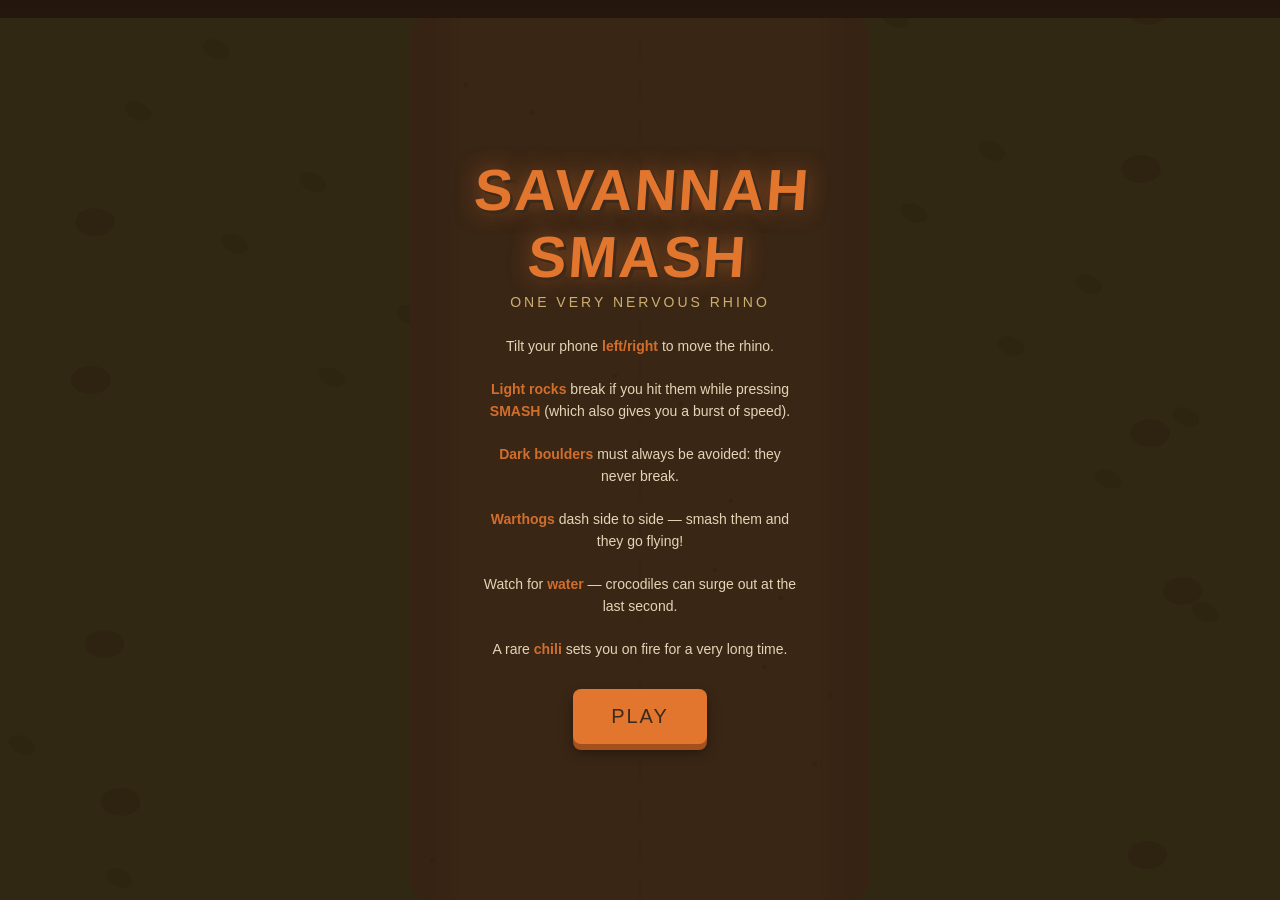
<file: games/savanna_smash/index.html>
<!DOCTYPE html>
<html lang="en">
<head>
<meta charset="UTF-8">
<meta name="viewport" content="width=device-width, initial-scale=1, maximum-scale=1, user-scalable=no, viewport-fit=cover">
<title>Savannah Smash</title>
<style>
  :root{
    --sand:#e8c77e;
    --clay:#a6431f;
    --dusk:#3d2a1a;
    --acacia:#4a5d23;
    --sunset:#e2762f;
    --bone:#f4e8c8;
  }
  *{ box-sizing:border-box; -webkit-tap-highlight-color:transparent; }
  html,body{
    margin:0; padding:0; width:100%; height:100%;
    overflow:hidden; background:var(--dusk);
    font-family:"Arial Black","Helvetica Neue",Arial,sans-serif;
    touch-action:none; user-select:none;
  }
  #wrap{ position:fixed; inset:0; display:flex; flex-direction:column; }
  canvas{ display:block; width:100%; flex:1 1 0; min-height:0; background:linear-gradient(to bottom,#f0d38f 0%, #e2ac5c 55%, #c07a34 100%); }

  #hud{
    flex:0 0 auto; padding:10px 16px 8px; z-index:4;
    background:linear-gradient(to bottom, rgba(35,22,12,0.55), rgba(35,22,12,0));
  }
  #score{
    text-align:center; color:var(--bone); font-size:26px; letter-spacing:2px;
    text-shadow:2px 2px 0 var(--dusk); line-height:1.1;
  }
  #best{ font-size:12px; color:var(--sand); font-family:Arial,sans-serif; letter-spacing:1px; margin-top:1px; }

  #chargeWrap{
    margin:8px auto 4px; width:min(320px, 82vw); height:14px;
    background:rgba(0,0,0,0.35); border:2px solid rgba(244,232,200,0.5); border-radius:8px;
    overflow:hidden;
  }
  #chargeBar{
    height:100%; width:0%; border-radius:5px;
    background:linear-gradient(90deg,#c98a3a,#e2762f);
    transition:width 0.08s linear, background 0.2s;
  }
  #chargeBar.full{ background:linear-gradient(90deg,#8fd35c,#4a9d2f); }
  #chargeBar.active{ background:linear-gradient(90deg,#ffce7a,#ff9a3d); }
  #chargeBar.onfire{ background:linear-gradient(90deg,#ff5a3a,#c8121a); animation:overpulse 0.4s infinite; }
  @keyframes overpulse{ 0%,100%{ filter:brightness(1); } 50%{ filter:brightness(1.4); } }

  #energyWrap{
    margin:5px auto 4px; width:min(320px, 82vw); height:10px;
    background:rgba(0,0,0,0.35); border:2px solid rgba(139,179,90,0.5); border-radius:6px;
    overflow:hidden;
  }
  #energyBar{
    height:100%; width:0%; border-radius:4px;
    background:linear-gradient(90deg,#6b8f34,#4a9d2f);
    transition:width 0.08s linear, background 0.2s;
  }
  #energyBar.full{ background:linear-gradient(90deg,#a8e05c,#6bc22f); animation:overpulse 0.4s infinite; }
  #energyBar.draining{ background:linear-gradient(90deg,#ffb347,#ff5a1a); }

  #tiltBadge{
    text-align:center; margin-top:4px;
    font-size:10px; letter-spacing:2px; color:var(--sand); font-family:Arial,sans-serif;
    opacity:0.75; text-transform:uppercase;
  }

  #smashBtn{
    flex:0 0 auto; width:100%; height:96px; z-index:4;
    background:linear-gradient(to bottom, #ff8a4a 0%, var(--clay) 45%, #7a2a10 100%);
    border:none; border-top:3px solid rgba(255,220,180,0.55);
    color:var(--bone); font-size:34px; font-weight:900; letter-spacing:5px;
    text-shadow: 0 2px 0 rgba(0,0,0,0.5), 0 4px 6px rgba(0,0,0,0.35);
    -webkit-text-stroke: 1px rgba(0,0,0,0.15);
    box-shadow:
      inset 0 4px 0 rgba(255,255,255,0.4),
      inset 0 -14px 20px rgba(0,0,0,0.4),
      0 7px 0 #4a1808,
      0 12px 20px rgba(0,0,0,0.5);
    transform: translateY(0);
    transition: transform 0.08s, box-shadow 0.08s, filter 0.1s;
    padding-bottom: env(safe-area-inset-bottom, 0px);
  }
  #smashBtn:active{
    filter:brightness(0.9);
    transform: translateY(6px);
    box-shadow:
      inset 0 4px 0 rgba(255,255,255,0.25),
      inset 0 -10px 16px rgba(0,0,0,0.4),
      0 1px 0 #4a1808,
      0 3px 8px rgba(0,0,0,0.4);
  }
  #smashBtn.notready{ background:linear-gradient(to bottom, #9a7a5f 0%, #7a5a44 45%, #4a3626 100%); color:rgba(244,232,200,0.55); text-shadow:0 2px 0 rgba(0,0,0,0.3); }
  #smashBtn.boosting{ background:linear-gradient(to bottom, #ffb35c 0%, #ff9a3d 45%, #e2762f 100%); }
  #smashBtn.super{ background:linear-gradient(to bottom, #ffe08a 0%, #ffcf5a 45%, #ff3a10 100%); animation:overpulse 0.3s infinite; }

  .screen{
    position:absolute; inset:0; display:flex; flex-direction:column;
    align-items:center; justify-content:center; text-align:center;
    color:var(--bone); background:rgba(35,22,12,0.86);
    padding:24px; z-index:5;
  }
  .hidden{ display:none !important; }

  h1{
    font-size:clamp(34px,10vw,58px); letter-spacing:2px; margin:0 0 4px;
    color:var(--sunset); text-shadow:3px 3px 0 var(--dusk), 0 0 22px rgba(226,118,47,0.5);
    transform:skewX(-4deg);
  }
  .sub{ font-size:14px; letter-spacing:3px; color:var(--sand); margin-bottom:26px; text-transform:uppercase; opacity:0.85; }
  p.rules{ max-width:320px; font-size:14px; line-height:1.55; color:var(--bone); font-weight:normal; font-family:Arial,sans-serif; opacity:0.9; margin:0 0 22px; }
  .rules b{ color:var(--sunset); }

  button.primary{
    font-family:inherit; font-size:20px; letter-spacing:2px; color:var(--dusk);
    background:var(--sunset); border:none; padding:16px 38px; border-radius:8px;
    box-shadow:0 6px 0 #a4501c, 0 8px 14px rgba(0,0,0,0.4);
    text-transform:uppercase; margin-top:6px;
  }
  button.primary:active{ transform:translateY(4px); box-shadow:0 2px 0 #a4501c; }
</style>
</head>
<body>
<div id="wrap">
  <div id="hud">
    <div id="score" class="hidden">0<div id="best"></div></div>
    <div id="chargeWrap" class="hidden"><div id="chargeBar"></div></div>
    <div id="energyWrap" class="hidden"><div id="energyBar"></div></div>
    <div id="tiltBadge" class="hidden"></div>
  </div>

  <canvas id="c"></canvas>

  <button id="smashBtn" class="hidden notready">SMASH</button>

  <div class="screen" id="startScreen">
    <h1>SAVANNAH<br>SMASH</h1>
    <div class="sub">one very nervous rhino</div>
    <p class="rules">
      Tilt your phone <b>left/right</b> to move the rhino.<br><br>
      <b>Light rocks</b> break if you hit them while pressing <b>SMASH</b> (which also gives you a burst of speed).<br><br>
      <b>Dark boulders</b> must always be avoided: they never break.<br><br>
      <b>Warthogs</b> dash side to side — smash them and they go flying!<br><br>
      Watch for <b>water</b> — crocodiles can surge out at the last second.<br><br>
      A rare <b>chili</b> sets you on fire for a very long time.
    </p>
    <button class="primary" id="startBtn">Play</button>
  </div>

  <div class="screen hidden" id="overScreen">
    <h1 style="font-size:clamp(30px,9vw,46px)">SMASHED</h1>
    <p class="rules" id="finalScore" style="font-size:18px;"></p>
    <button class="primary" id="retryBtn">Try again</button>
  </div>
</div>

<script>
(function(){
  const canvas = document.getElementById('c');
  const ctx = canvas.getContext('2d');
  const startScreen = document.getElementById('startScreen');
  const overScreen = document.getElementById('overScreen');
  const startBtn = document.getElementById('startBtn');
  const retryBtn = document.getElementById('retryBtn');
  const smashBtn = document.getElementById('smashBtn');
  const scoreEl = document.getElementById('score');
  const bestEl = document.getElementById('best');
  const finalScoreEl = document.getElementById('finalScore');
  const tiltBadge = document.getElementById('tiltBadge');
  const chargeWrap = document.getElementById('chargeWrap');
  const chargeBar = document.getElementById('chargeBar');
  const energyWrap = document.getElementById('energyWrap');
  const energyBar = document.getElementById('energyBar');

  let W,H,DPR;
  function resize(){
    DPR = Math.min(window.devicePixelRatio||1, 2.5);
    W = canvas.clientWidth; H = canvas.clientHeight;
    canvas.width = W*DPR; canvas.height = H*DPR;
    ctx.setTransform(DPR,0,0,DPR,0,0);
  }
  window.addEventListener('resize', resize);
  window.addEventListener('orientationchange', ()=>setTimeout(resize,150));
  resize();

  // ---------- state ----------
  let state = 'idle'; // idle | playing | over
  let best = Math.floor(Number(localStorage.getItem('savannaBest')||0));
  bestEl.textContent = 'Best: '+best;

  const ENERGY_GAIN = 17, ENERGY_DRAIN = 0.32, CHILI_ENERGY = 380;
  let player, rocks, grasses, hogs, waters, crocs, chilis, particles, dust, t, score, scrollSpeed, spawnTimer, grassTimer, hogTimer, waterTimer, crocTimer, chiliTimer, boostActive, superMode, boostTimer, charge, energy, invuln, shake, roadOffset;
  let tiltX = 0;       // -1..1 target from gyroscope/touch
  let smoothX = 0;      // smoothed player position factor

  function resetGame(){
    player = { x: W/2, y: H-120, w: 74, h: 58, vx:0 };
    rocks = [];
    grasses = [];
    hogs = [];
    waters = [];
    crocs = [];
    chilis = [];
    particles = [];
    dust = [];
    t = 0;
    score = 0;
    scrollSpeed = 4.3;
    spawnTimer = 0;
    grassTimer = 90;
    hogTimer = 160;
    waterTimer = 260;
    crocTimer = 60;
    chiliTimer = 700;
    boostActive = false;
    superMode = false;
    boostTimer = 0;
    charge = 0;
    energy = 0;
    invuln = 0;
    shake = 0;
    roadOffset = 0;
    tiltX = 0; smoothX = 0;
  }

  function roadBounds(){
    const rw = roadW();
    const rx = W/2 - rw/2;
    return { left: rx+30, right: rx+rw-30 };
  }

  // ---------- rock helpers ----------
  // checks if a candidate spawn spot is too close to anything already spawned near the top of the road
  function spotFree(x, y, r, margin){
    for(const rk of rocks){ const d=r+rk.r+margin; if((x-rk.x)**2+(y-rk.y)**2 < d*d) return false; }
    for(const g of grasses){ const d=r+g.r+margin; if((x-g.x)**2+(y-g.y)**2 < d*d) return false; }
    for(const h of hogs){ const hr = h.r + (h.state==='normal' ? h.amp*0.5 : 0); const d=r+hr+margin; if((x-h.cx)**2+(y-h.y)**2 < d*d) return false; }
    for(const wtr of (waters||[])){
      if(Math.abs(y-wtr.y) < (wtr.hh+r)) return false;
    }
    return true;
  }

  function spawnRock(){
    const isWeak = Math.random() < 0.62;
    const size = 24+Math.random()*12;
    const b = roadBounds();
    const y = -size;
    let x;
    for(let attempt=0; attempt<8; attempt++){
      x = b.left + Math.random()*(b.right-b.left);
      if(spotFree(x, y, size, 16)) break;
      if(attempt===7) return; // too crowded right now, skip this spawn
    }
    rocks.push({
      x, y, r: size,
      weak: isWeak,
      rot: Math.random()*6,
      spin: (Math.random()-0.5)*0.006,
    });
  }

  function spawnGrass(){
    const size = 15+Math.random()*5;
    const b = roadBounds();
    const y = -size;
    let x;
    for(let attempt=0; attempt<8; attempt++){
      x = b.left + Math.random()*(b.right-b.left);
      if(spotFree(x, y, size, 14)) break;
      if(attempt===7) return;
    }
    grasses.push({ x, y, r: size, sway: Math.random()*6.28 });
  }

  function spawnHog(){
    const size = 24+Math.random()*6;
    const b = roadBounds();
    const y = -size;
    const amp = Math.min((b.right-b.left)*0.32, 60+Math.random()*30);
    let center;
    for(let attempt=0; attempt<8; attempt++){
      center = b.left + Math.random()*(b.right-b.left);
      if(spotFree(center, y, size+amp*0.5, 16)) break;
      if(attempt===7) return;
    }
    hogs.push({
      state:'normal',
      cx: center, x: center,
      y, r: size,
      amp, phase: Math.random()*6.28,
      freq: 0.035 + Math.random()*0.02,
      rot:0, vx:0, vy:0, spin:0, scale:1, life:0,
    });
  }

  function spawnChili(){
    const size = 15+Math.random()*4;
    const b = roadBounds();
    const y = -size;
    let x;
    for(let attempt=0; attempt<8; attempt++){
      x = b.left + Math.random()*(b.right-b.left);
      if(spotFree(x, y, size, 14)) break;
      if(attempt===7) return;
    }
    chilis.push({ x, y, r: size, wob: Math.random()*6.28 });
  }

  function spawnWater(){
    const hh = 150+Math.random()*130;
    const maxCrocs = Math.max(1, Math.round(hh/95));
    waters.push({ y: -hh, hh, crocsSpawned:0, maxCrocs, ripplePhase: Math.random()*6.28 });
  }

  function spawnCrocIn(wtr, y){
    const b = roadBounds();
    const x = b.left + Math.random()*(b.right-b.left);
    crocs.push({
      x, y, r: 30+Math.random()*6,
      state:'warning', warnT:0, spawnT:0,
      wob: Math.random()*6.28,
    });
  }

  function burst(x,y,color,n){
    for(let i=0;i<n;i++){
      const a = Math.random()*Math.PI*2;
      const sp = 2+Math.random()*4;
      particles.push({x,y, vx:Math.cos(a)*sp, vy:Math.sin(a)*sp-2, life:28+Math.random()*10, color, size:3+Math.random()*4});
    }
  }

  // ---------- drawing ----------
  const roadW = ()=> Math.min(W*0.82, 460);
  function drawBackground(offset){
    ctx.clearRect(0,0,W,H);
    // grass verges (savanna ground, top-down)
    ctx.fillStyle = '#8a9a3f';
    ctx.fillRect(0,0,W,H);
    ctx.fillStyle = 'rgba(74,93,35,0.35)';
    for(let i=0;i<26;i++){
      const bx = (i*97 + 41) % W;
      const by = ((i*133 + offset*0.5) % (H+80)) - 40;
      ctx.beginPath(); ctx.ellipse(bx,by, 14,9, 0.4, 0, Math.PI*2); ctx.fill();
    }
    // scattered bushes/rocks off-road
    ctx.fillStyle = 'rgba(61,42,26,0.28)';
    for(let i=0;i<10;i++){
      const side = i%2===0 ? 0.06+Math.random()*0.05 : 0.94-Math.random()*0.05;
      const bx = W*side;
      const by = ((i*211 + offset*0.5) % (H+120)) - 60;
      ctx.beginPath(); ctx.ellipse(bx,by, 20,14, 0, 0, Math.PI*2); ctx.fill();
    }

    // dirt road down the middle
    const rw = roadW();
    const rx = W/2 - rw/2;
    ctx.fillStyle = '#c98f4e';
    roundRectPath(rx, -4, rw, H+8, 26);
    ctx.fill();
    // road shading edges
    const grad = ctx.createLinearGradient(rx,0,rx+rw,0);
    grad.addColorStop(0,'rgba(120,74,30,0.35)');
    grad.addColorStop(0.12,'rgba(0,0,0,0)');
    grad.addColorStop(0.88,'rgba(0,0,0,0)');
    grad.addColorStop(1,'rgba(120,74,30,0.35)');
    ctx.fillStyle = grad;
    roundRectPath(rx, -4, rw, H+8, 26);
    ctx.fill();

    // worn foot trail texture scrolling down the centre
    ctx.setLineDash([22,18]);
    ctx.lineDashOffset = -offset;
    ctx.beginPath();
    ctx.moveTo(W/2, -20); ctx.lineTo(W/2, H+20);
    ctx.strokeStyle = 'rgba(150,96,44,0.3)';
    ctx.lineWidth = 3;
    ctx.stroke();
    ctx.setLineDash([]);

    // pebble speckles on road, scrolling
    ctx.fillStyle = 'rgba(110,68,30,0.4)';
    for(let i=0;i<18;i++){
      const px = rx + ((i*53)%rw)*0.94 + 6;
      const py = ((i*97 + offset) % (H+60)) - 30;
      ctx.beginPath(); ctx.arc(px,py, 2.4, 0, Math.PI*2); ctx.fill();
    }
  }

  function roundRectPath(x,y,w,h,r){
    ctx.beginPath();
    ctx.moveTo(x+r,y);
    ctx.arcTo(x+w,y,x+w,y+h,r);
    ctx.arcTo(x+w,y+h,x,y+h,r);
    ctx.arcTo(x,y+h,x,y,r);
    ctx.arcTo(x,y,x+w,y,r);
    ctx.closePath();
  }

  function drawDust(){
    for(const d of dust){
      ctx.globalAlpha = d.life/26 * 0.5;
      if(d.kind==='ripple'){
        ctx.strokeStyle = d.color || 'rgba(200,235,240,0.85)';
        ctx.lineWidth = 2;
        ctx.beginPath();
        ctx.arc(d.x, d.y, d.size + (26-d.life)*0.7, 0.15*Math.PI, 0.85*Math.PI);
        ctx.stroke();
      } else {
        ctx.fillStyle = d.color || '#fff4da';
        ctx.beginPath();
        ctx.arc(d.x, d.y, d.size, 0, Math.PI*2);
        ctx.fill();
      }
    }
    ctx.globalAlpha = 1;
  }

  function drawRhino(){
    ctx.save();
    if(invuln>0 && Math.floor(invuln/4)%2===0){ ctx.globalAlpha = 0.4; }
    // ground shadow
    ctx.beginPath();
    ctx.fillStyle = 'rgba(40,26,12,0.28)';
    ctx.ellipse(player.x+4, player.y+10, 30, 34, 0, 0, Math.PI*2);
    ctx.fill();

    ctx.translate(player.x, player.y);
    const bank = Math.max(-10, Math.min(10, -player.vx*3));
    ctx.rotate(bank*Math.PI/180);

    const body = superMode ? '#5c3018' : (boostActive ? '#7a5a3a' : '#8a6a48');

    // legs (top-down, peeking out either side, alternating for a running feel)
    ctx.fillStyle = '#5c4128';
    const legPhase = Math.sin(t*0.5)*4;
    ctx.beginPath(); ctx.ellipse(-20, -6+legPhase, 7, 13, 0.3, 0, Math.PI*2); ctx.fill();
    ctx.beginPath(); ctx.ellipse(20, -6-legPhase, 7, 13, -0.3, 0, Math.PI*2); ctx.fill();
    ctx.beginPath(); ctx.ellipse(-18, 20-legPhase, 7, 13, 0.2, 0, Math.PI*2); ctx.fill();
    ctx.beginPath(); ctx.ellipse(18, 20+legPhase, 7, 13, -0.2, 0, Math.PI*2); ctx.fill();

    // tail
    ctx.strokeStyle = '#5c4128'; ctx.lineWidth = 5; ctx.lineCap='round';
    ctx.beginPath(); ctx.moveTo(0,32); ctx.lineTo(6,44); ctx.stroke();

    // body (elongated, snout pointing up = direction of travel)
    ctx.fillStyle = body;
    ctx.beginPath();
    ctx.ellipse(0,4,22,32,0,0,Math.PI*2);
    ctx.fill();

    // head/snout
    ctx.beginPath();
    ctx.ellipse(0,-28,15,20,0,0,Math.PI*2);
    ctx.fill();

    // ears
    ctx.beginPath(); ctx.ellipse(-13,-22,6,7,0.5,0,Math.PI*2); ctx.fill();
    ctx.beginPath(); ctx.ellipse(13,-22,6,7,-0.5,0,Math.PI*2); ctx.fill();

    // horn
    ctx.fillStyle = '#f4e8c8';
    ctx.beginPath();
    ctx.moveTo(-4,-42); ctx.lineTo(4,-42); ctx.lineTo(0,-58);
    ctx.closePath(); ctx.fill();

    // eyes
    ctx.fillStyle = '#241708';
    ctx.beginPath(); ctx.arc(-7,-30,1.8,0,Math.PI*2); ctx.fill();
    ctx.beginPath(); ctx.arc(7,-30,1.8,0,Math.PI*2); ctx.fill();

    if(superMode){
      for(let i=0;i<6;i++){
        const fx = (Math.sin(t*0.9+i*1.7))*16;
        const fy = 6 + Math.sin(t*0.6+i)*4 + i*7;
        const flick = 0.7 + Math.sin(t*0.7+i*2)*0.3;
        const grad = ctx.createRadialGradient(fx,fy,0, fx,fy, 14*flick);
        grad.addColorStop(0,'rgba(255,230,140,0.95)');
        grad.addColorStop(0.5,'rgba(255,140,40,0.8)');
        grad.addColorStop(1,'rgba(200,40,10,0)');
        ctx.fillStyle = grad;
        ctx.beginPath();
        ctx.ellipse(fx, fy+20, 10*flick, 16*flick, 0, 0, Math.PI*2);
        ctx.fill();
      }
    } else if(boostActive){
      ctx.globalAlpha = 0.5;
      ctx.strokeStyle = '#ffb15c';
      ctx.lineWidth = 4;
      for(let i=1;i<=3;i++){
        ctx.beginPath();
        ctx.ellipse(0, 40+i*14, 14, 9, 0, 0, Math.PI*2);
        ctx.stroke();
      }
      ctx.globalAlpha = 1;
    }
    ctx.restore();
  }

  function drawRock(rk){
    ctx.save();
    // drop shadow grounding it on the road
    ctx.beginPath();
    ctx.fillStyle = 'rgba(40,26,12,0.25)';
    ctx.ellipse(rk.x+rk.r*0.12, rk.y+rk.r*0.18, rk.r*0.95, rk.r*0.8, 0, 0, Math.PI*2);
    ctx.fill();

    ctx.translate(rk.x, rk.y);
    ctx.rotate(rk.rot);
    if(rk.weak){
      // cluster of pebbles, seen from above
      ctx.fillStyle = '#cdb27f';
      const pts = [[-0.55,-0.1],[0.05,-0.5],[0.6,-0.05],[0.4,0.5],[-0.3,0.55],[-0.65,0.15]];
      ctx.beginPath();
      pts.forEach((p,i)=>{ const x=p[0]*rk.r, y=p[1]*rk.r; if(i===0) ctx.moveTo(x,y); else ctx.lineTo(x,y); });
      ctx.closePath(); ctx.fill();
      ctx.fillStyle = 'rgba(255,255,255,0.15)';
      ctx.beginPath(); ctx.ellipse(-rk.r*0.15,-rk.r*0.15, rk.r*0.28, rk.r*0.18, -0.4, 0, Math.PI*2); ctx.fill();
      ctx.strokeStyle = 'rgba(80,55,25,0.35)'; ctx.lineWidth=1.5;
      ctx.beginPath(); ctx.moveTo(-rk.r*0.2,-rk.r*0.25); ctx.lineTo(rk.r*0.15,rk.r*0.3); ctx.stroke();
    } else {
      // single flat boulder, top-down with radial cracks
      const grad = ctx.createRadialGradient(-rk.r*0.2,-rk.r*0.2,rk.r*0.1, 0,0,rk.r);
      grad.addColorStop(0,'#6b625a'); grad.addColorStop(1,'#3f3833');
      ctx.fillStyle = grad;
      ctx.beginPath();
      const pts = [[-0.9,0.05],[-0.45,-0.85],[0.35,-0.95],[0.9,-0.1],[0.7,0.7],[-0.1,0.95],[-0.75,0.6]];
      pts.forEach((p,i)=>{ const x=p[0]*rk.r, y=p[1]*rk.r; if(i===0) ctx.moveTo(x,y); else ctx.lineTo(x,y); });
      ctx.closePath(); ctx.fill();
      ctx.strokeStyle = 'rgba(0,0,0,0.35)'; ctx.lineWidth=2;
      ctx.beginPath(); ctx.moveTo(0,0); ctx.lineTo(rk.r*0.5,-rk.r*0.3); ctx.moveTo(0,0); ctx.lineTo(-rk.r*0.3,rk.r*0.5); ctx.stroke();
    }
    ctx.restore();
  }

  function drawGrass(g){
    ctx.save();
    ctx.beginPath();
    ctx.fillStyle = 'rgba(40,26,12,0.18)';
    ctx.ellipse(g.x, g.y+g.r*0.3, g.r*0.9, g.r*0.4, 0, 0, Math.PI*2);
    ctx.fill();
    ctx.translate(g.x, g.y);
    const sw = Math.sin(t*0.08 + g.sway)*0.15;
    ctx.strokeStyle = '#3f5a1e'; ctx.lineWidth = 2.6; ctx.lineCap='round';
    for(let i=-2;i<=2;i++){
      ctx.beginPath();
      ctx.moveTo(i*4, g.r*0.4);
      ctx.quadraticCurveTo(i*4 + sw*10, -g.r*0.2, i*4 + sw*18, -g.r*0.95);
      ctx.strokeStyle = i%2===0 ? '#6b8f34' : '#4a6c24';
      ctx.stroke();
    }
    ctx.restore();
  }

  function drawHog(h){
    ctx.save();
    ctx.beginPath();
    ctx.fillStyle = 'rgba(40,26,12,0.22)';
    ctx.ellipse(h.x+h.r*0.1, h.y+h.r*0.28, h.r*0.9, h.r*0.5, 0, 0, Math.PI*2);
    ctx.fill();

    ctx.translate(h.x, h.y);
    if(h.state==='flying'){
      ctx.globalAlpha = Math.max(0, h.life/40);
      ctx.rotate(h.rot);
      ctx.scale(h.scale, h.scale);
    } else {
      const wob = Math.sin(t*0.3 + h.phase)*0.08;
      ctx.rotate(wob);
    }

    // legs
    ctx.fillStyle = '#3f3226';
    ctx.beginPath(); ctx.ellipse(-h.r*0.5, h.r*0.55, h.r*0.16, h.r*0.3, 0, 0, Math.PI*2); ctx.fill();
    ctx.beginPath(); ctx.ellipse(h.r*0.5, h.r*0.55, h.r*0.16, h.r*0.3, 0, 0, Math.PI*2); ctx.fill();
    ctx.beginPath(); ctx.ellipse(-h.r*0.45, -h.r*0.1, h.r*0.14, h.r*0.26, 0, 0, Math.PI*2); ctx.fill();
    ctx.beginPath(); ctx.ellipse(h.r*0.45, -h.r*0.1, h.r*0.14, h.r*0.26, 0, 0, Math.PI*2); ctx.fill();

    // body
    ctx.fillStyle = '#8a7355';
    ctx.beginPath();
    ctx.ellipse(0, 0, h.r*0.62, h.r*0.9, 0, 0, Math.PI*2);
    ctx.fill();

    // mane bristles
    ctx.strokeStyle = '#4a3d2a'; ctx.lineWidth = h.r*0.12; ctx.lineCap='round';
    for(let i=-2;i<=2;i++){
      ctx.beginPath();
      ctx.moveTo(i*h.r*0.12, -h.r*0.5);
      ctx.lineTo(i*h.r*0.12, -h.r*0.85);
      ctx.stroke();
    }

    // head/snout
    ctx.fillStyle = '#8a7355';
    ctx.beginPath();
    ctx.ellipse(0, -h.r*0.95, h.r*0.42, h.r*0.5, 0, 0, Math.PI*2);
    ctx.fill();
    ctx.fillStyle = '#6b5a42';
    ctx.beginPath();
    ctx.ellipse(0, -h.r*1.18, h.r*0.28, h.r*0.2, 0, 0, Math.PI*2);
    ctx.fill();

    // tusks
    ctx.strokeStyle = '#f4e8c8'; ctx.lineWidth = h.r*0.1; ctx.lineCap='round';
    ctx.beginPath(); ctx.moveTo(-h.r*0.22,-h.r*1.05); ctx.quadraticCurveTo(-h.r*0.4,-h.r*0.85, -h.r*0.32,-h.r*0.7); ctx.stroke();
    ctx.beginPath(); ctx.moveTo(h.r*0.22,-h.r*1.05); ctx.quadraticCurveTo(h.r*0.4,-h.r*0.85, h.r*0.32,-h.r*0.7); ctx.stroke();

    // ears
    ctx.fillStyle = '#6b5a42';
    ctx.beginPath(); ctx.ellipse(-h.r*0.32,-h.r*1.15,h.r*0.14,h.r*0.2,0.5,0,Math.PI*2); ctx.fill();
    ctx.beginPath(); ctx.ellipse(h.r*0.32,-h.r*1.15,h.r*0.14,h.r*0.2,-0.5,0,Math.PI*2); ctx.fill();

    // eyes
    ctx.fillStyle = '#241708';
    ctx.beginPath(); ctx.arc(-h.r*0.16,-h.r*1.0,h.r*0.06,0,Math.PI*2); ctx.fill();
    ctx.beginPath(); ctx.arc(h.r*0.16,-h.r*1.0,h.r*0.06,0,Math.PI*2); ctx.fill();

    // tail
    ctx.strokeStyle = '#3f3226'; ctx.lineWidth = h.r*0.08; ctx.lineCap='round';
    ctx.beginPath(); ctx.moveTo(0,h.r*0.85); ctx.quadraticCurveTo(h.r*0.2,h.r*1.05, h.r*0.1,h.r*1.2); ctx.stroke();

    ctx.globalAlpha = 1;
    ctx.restore();
  }

  function drawWater(wtr){
    const b = roadBounds();
    const x = b.left - 14, w = (b.right - b.left) + 28;
    const y = wtr.y - wtr.hh, h = wtr.hh*2;
    ctx.save();
    const grad = ctx.createLinearGradient(0,y,0,y+h);
    grad.addColorStop(0, 'rgba(55,120,148,0.88)');
    grad.addColorStop(0.5, 'rgba(80,155,180,0.92)');
    grad.addColorStop(1, 'rgba(55,120,148,0.88)');
    ctx.fillStyle = grad;
    roundRectPath(x, y, w, h, 16);
    ctx.fill();
    ctx.strokeStyle = 'rgba(30,80,100,0.55)'; ctx.lineWidth=4;
    roundRectPath(x+2, y+2, w-4, h-4, 14);
    ctx.stroke();
    // wavy ripple lines running across the band
    ctx.strokeStyle = 'rgba(210,240,245,0.4)'; ctx.lineWidth=2;
    for(let i=0;i<3;i++){
      const ry = y + h*(0.22+i*0.28);
      ctx.beginPath();
      for(let px=x+12; px<x+w-12; px+=16){
        const py = ry + Math.sin(px*0.09 + t*0.06 + i*2 + wtr.ripplePhase)*5;
        if(px===x+12) ctx.moveTo(px,py); else ctx.lineTo(px,py);
      }
      ctx.stroke();
    }
    ctx.restore();
  }

  function drawCroc(c){
    if(c.state==='warning') return;
    ctx.save();
    const grow = c.state==='surge' ? Math.min(1, c.spawnT/14) : 1;
    ctx.beginPath();
    ctx.fillStyle = 'rgba(20,40,20,0.3)';
    ctx.ellipse(c.x, c.y+c.r*0.3, c.r*grow, c.r*0.5*grow, 0, 0, Math.PI*2);
    ctx.fill();

    ctx.translate(c.x, c.y);
    ctx.scale(grow, grow);
    const wob = Math.sin(t*0.15 + c.wob)*0.08;
    ctx.rotate(wob);

    // tail
    ctx.fillStyle = '#4a6b3a';
    ctx.beginPath();
    ctx.moveTo(-c.r*0.15, c.r*0.5);
    ctx.quadraticCurveTo(c.r*0.25, c.r*1.15, -c.r*0.05, c.r*1.5);
    ctx.quadraticCurveTo(-c.r*0.3, c.r*1.15, -c.r*0.15, c.r*0.5);
    ctx.fill();

    // body
    ctx.fillStyle = '#527a40';
    ctx.beginPath();
    ctx.ellipse(0, 0.1*c.r, c.r*0.5, c.r*0.85, 0, 0, Math.PI*2);
    ctx.fill();
    // back ridges
    ctx.fillStyle = 'rgba(30,50,25,0.5)';
    for(let i=-1;i<=1;i++){
      ctx.beginPath(); ctx.ellipse(i*c.r*0.18, -c.r*0.1, c.r*0.08, c.r*0.16, 0, 0, Math.PI*2); ctx.fill();
    }

    // snout/jaws
    ctx.fillStyle = '#3f5c30';
    ctx.beginPath();
    ctx.ellipse(0, -c.r*0.95, c.r*0.28, c.r*0.42, 0, 0, Math.PI*2);
    ctx.fill();
    // teeth
    ctx.fillStyle = '#f4f0dc';
    for(let i=-1;i<=1;i+=2){
      ctx.beginPath();
      ctx.moveTo(i*c.r*0.16, -c.r*0.75);
      ctx.lineTo(i*c.r*0.22, -c.r*0.62);
      ctx.lineTo(i*c.r*0.08, -c.r*0.65);
      ctx.closePath(); ctx.fill();
    }
    // eyes (raised bumps, croc-in-water style)
    ctx.fillStyle = '#3f5c30';
    ctx.beginPath(); ctx.ellipse(-c.r*0.18,-c.r*1.15,c.r*0.1,c.r*0.08,0,0,Math.PI*2); ctx.fill();
    ctx.beginPath(); ctx.ellipse(c.r*0.18,-c.r*1.15,c.r*0.1,c.r*0.08,0,0,Math.PI*2); ctx.fill();
    ctx.fillStyle = '#d9c94a';
    ctx.beginPath(); ctx.arc(-c.r*0.18,-c.r*1.15,c.r*0.045,0,Math.PI*2); ctx.fill();
    ctx.beginPath(); ctx.arc(c.r*0.18,-c.r*1.15,c.r*0.045,0,Math.PI*2); ctx.fill();

    ctx.restore();
  }

  function drawChili(c){
    ctx.save();
    ctx.beginPath();
    ctx.fillStyle = 'rgba(40,26,12,0.18)';
    ctx.ellipse(c.x, c.y+c.r*0.3, c.r*0.8, c.r*0.35, 0, 0, Math.PI*2);
    ctx.fill();
    ctx.translate(c.x, c.y);
    const wob = Math.sin(t*0.1 + c.wob)*0.1;
    ctx.rotate(wob);
    // curved red pod
    ctx.fillStyle = '#d9291c';
    ctx.beginPath();
    ctx.moveTo(-c.r*0.15, -c.r*0.8);
    ctx.quadraticCurveTo(c.r*0.75, -c.r*0.55, c.r*0.55, c.r*0.15);
    ctx.quadraticCurveTo(c.r*0.35, c.r*0.85, -c.r*0.1, c.r*0.6);
    ctx.quadraticCurveTo(-c.r*0.35, c.r*0.1, -c.r*0.15, -c.r*0.8);
    ctx.fill();
    // highlight
    ctx.fillStyle = 'rgba(255,255,255,0.25)';
    ctx.beginPath();
    ctx.ellipse(c.r*0.05, -c.r*0.3, c.r*0.12, c.r*0.32, 0.5, 0, Math.PI*2);
    ctx.fill();
    // green stem
    ctx.strokeStyle = '#4a7a2a'; ctx.lineWidth = c.r*0.22; ctx.lineCap='round';
    ctx.beginPath();
    ctx.moveTo(-c.r*0.15, -c.r*0.8);
    ctx.lineTo(-c.r*0.05, -c.r*1.15);
    ctx.stroke();
    ctx.restore();
  }

  function drawParticles(){
    for(const p of particles){
      ctx.globalAlpha = Math.max(0,p.life/38);
      ctx.fillStyle = p.color;
      ctx.fillRect(p.x-p.size/2, p.y-p.size/2, p.size, p.size);
    }
    ctx.globalAlpha = 1;
  }

  // ---------- update ----------
  function circleRectHit(cx,cy,cr, rx,ry,rw,rh){
    const dx = Math.max(rx-rw/2-cx, 0, cx-(rx+rw/2));
    const dy = Math.max(ry-rh/2-cy, 0, cy-(ry+rh/2));
    return (dx*dx+dy*dy) < cr*cr;
  }

  function endGame(){
    state = 'over';
    smashBtn.classList.add('hidden');
    scoreEl.classList.add('hidden');
    tiltBadge.classList.add('hidden');
    chargeWrap.classList.add('hidden');
    energyWrap.classList.add('hidden');
    resize();
    score = Math.floor(score);
    if(score>best){ best=score; localStorage.setItem('savannaBest', String(best)); }
    finalScoreEl.innerHTML = 'Score: <b>'+score+'</b><br>Best: '+best;
    overScreen.classList.remove('hidden');
  }

  function update(){
    t++;
    // player movement toward tilt target
    smoothX += (tiltX - smoothX) * 0.24;
    const rbT = roadBounds();
    const targetX = W/2 + smoothX * (rbT.right - W/2);
    player.vx = (targetX - player.x) * 0.18;
    player.x += player.vx;
    const rb = roadBounds();
    player.x = Math.max(rb.left, Math.min(rb.right, player.x));

    // difficulty ramps with score
    const diff = 1 + score/600;
    const curSpeed = scrollSpeed * diff * (superMode ? 3.3 : (boostActive?2.0:1));
    roadOffset += curSpeed;

    spawnTimer -= diff;
    if(spawnTimer<=0){
      spawnRock();
      spawnTimer = Math.max(26, 62 - diff*4) - (boostActive?8:0);
    }
    grassTimer -= diff;
    if(grassTimer<=0){
      spawnGrass();
      grassTimer = 130 + Math.random()*90;
    }
    hogTimer -= diff;
    if(hogTimer<=0){
      spawnHog();
      hogTimer = 200 + Math.random()*140;
    }
    waterTimer -= diff;
    if(waterTimer<=0){
      spawnWater();
      waterTimer = 340 + Math.random()*200;
    }
    crocTimer -= diff;
    if(crocTimer<=0){
      // a croc spends WARN_FRAMES+SURGE_FRAMES scrolling before it's truly dangerous,
      // so spawn it far enough up that it reaches the player's row exactly when it emerges
      const travelFrames = 52 + 14;
      const targetY = player.y - travelFrames*curSpeed;
      const candidate = waters.find(w => w.crocsSpawned < w.maxCrocs && targetY > w.y-w.hh && targetY < w.y+w.hh);
      if(candidate){
        candidate.crocsSpawned++;
        spawnCrocIn(candidate, targetY);
        crocTimer = 65 + Math.random()*45;
      } else {
        crocTimer = 20; // check again soon
      }
    }

    chiliTimer -= diff;
    if(chiliTimer<=0){
      spawnChili();
      chiliTimer = 900 + Math.random()*600; // rare
    }

    for(let i=chilis.length-1;i>=0;i--){
      const c = chilis[i];
      c.y += curSpeed;
      if(c.y - c.r > H+20){ chilis.splice(i,1); continue; }
      const hit = circleRectHit(c.x, c.y, c.r*0.85, player.x, player.y, player.w, player.h);
      if(hit){
        burst(c.x, c.y, '#d9291c', 20);
        chilis.splice(i,1);
        superMode = true; boostActive = true;
        energy = Math.min(energy + CHILI_ENERGY, 500);
        shake = 18;
      }
    }

    for(let i=waters.length-1;i>=0;i--){
      const wtr = waters[i];
      wtr.y += curSpeed;
      if(wtr.y - wtr.hh > H+30){ waters.splice(i,1); continue; }
    }

    for(let i=crocs.length-1;i>=0;i--){
      const c = crocs[i];
      c.y += curSpeed;
      if(c.y - c.r > H+20){ crocs.splice(i,1); score += 1; continue; }

      if(c.state==='warning'){
        c.warnT++;
        if(t%5===0){
          const bx = c.x + (Math.random()-0.5)*24;
          dust.push({x:bx, y:c.y, size:3+Math.random()*3, life:24, color:'rgba(225,245,240,0.8)'});
        }
        if(c.warnT>=52){ c.state='surge'; c.spawnT=0; burst(c.x, c.y, '#8fae6a', 14); }
        continue; // not dangerous yet, just a telltale ripple of bubbles
      }
      if(c.state==='surge'){ c.spawnT++; if(c.spawnT>=14) c.state='active'; }

      const hit = circleRectHit(c.x, c.y, c.r*0.7, player.x, player.y, player.w, player.h);
      if(hit && invuln<=0){
        burst(player.x, player.y, '#3f5c30', 22);
        shake = 24;
        endGame();
        return;
      }
    }

    // ripples when running through an active water band
    const inWater = waters.some(w => Math.abs(player.y-w.y) < w.hh*0.95);
    if(inWater && t%4===0){
      dust.push({x:player.x-26, y:player.y+18, size:5+Math.random()*3, life:22, color:'rgba(200,235,240,0.85)', kind:'ripple'});
      dust.push({x:player.x+26, y:player.y+18, size:5+Math.random()*3, life:22, color:'rgba(200,235,240,0.85)', kind:'ripple'});
    }

    for(let i=rocks.length-1;i>=0;i--){
      const rk = rocks[i];
      rk.y += curSpeed;
      rk.rot += rk.spin;
      if(rk.y - rk.r > H+20){ rocks.splice(i,1); score += 1; continue; }

      const hit = circleRectHit(rk.x, rk.y, rk.r*0.75, player.x, player.y, player.w, player.h);
      if(hit){
        if(superMode){
          burst(rk.x, rk.y, rk.weak ? '#cdb27f' : '#8a8378', 16);
          rocks.splice(i,1);
          score += rk.weak ? 8 : 16;
          shake = 19;
        } else if(rk.weak && boostActive){
          burst(rk.x, rk.y, '#cdb27f', 14);
          rocks.splice(i,1);
          score += 8;
          shake = 18;
        } else if(invuln>0){
          // brief grace period after Fire ends
        } else {
          burst(player.x, player.y, '#b23a1a', 22);
          shake = 24;
          endGame();
          return;
        }
      }
    }

    for(let i=hogs.length-1;i>=0;i--){
      const h = hogs[i];
      if(h.state==='flying'){
        h.x += h.vx; h.y += h.vy; h.vy += 0.3; h.rot += h.spin;
        h.scale = Math.max(0, h.scale - 0.012);
        h.life--;
        if(h.life<=0 || h.y>H+80 || h.x<-80 || h.x>W+80){ hogs.splice(i,1); }
        continue;
      }
      h.y += curSpeed;
      h.cx = Math.max(rb.left, Math.min(rb.right, h.cx));
      h.x = h.cx + Math.sin((t)*h.freq + h.phase) * h.amp;
      h.x = Math.max(rb.left, Math.min(rb.right, h.x));
      if(h.y - h.r > H+20){ hogs.splice(i,1); score += 1; continue; }

      const hit = circleRectHit(h.x, h.y, h.r*0.7, player.x, player.y, player.w, player.h);
      if(hit){
        if(boostActive){
          burst(h.x, h.y, '#8a7355', 12);
          const dir = (player.x < h.x) ? 1 : -1;
          h.state='flying';
          h.vx = dir*(7+Math.random()*4);
          h.vy = -(5+Math.random()*3);
          h.spin = (Math.random()-0.5)*0.6;
          h.life = 40;
          score += 10;
          shake = 18;
        } else if(invuln>0){
          // brief grace period after Fire ends
        } else {
          burst(player.x, player.y, '#b23a1a', 22);
          shake = 24;
          endGame();
          return;
        }
      }
    }

    for(let i=grasses.length-1;i>=0;i--){
      const g = grasses[i];
      g.y += curSpeed;
      if(g.y - g.r > H+20){ grasses.splice(i,1); continue; }
      const hit = circleRectHit(g.x, g.y, g.r*0.8, player.x, player.y, player.w, player.h);
      if(hit){
        burst(g.x, g.y, '#6b8f34', 10);
        grasses.splice(i,1);
        energy = Math.min(energy + ENERGY_GAIN, 100);
        if(energy>=100 && !superMode){
          superMode = true; boostActive = true;
          shake = 20;
          burst(player.x, player.y, '#ff9a3d', 26);
        }
      }
    }

    const BOOST_MAX = 55, RECHARGE_RATE = 100/36;
    if(superMode){
      energy -= ENERGY_DRAIN * diff;
      if(t%2===0) dust.push({x:player.x+(Math.random()-0.5)*20, y:player.y+40, size:6+Math.random()*4, life:26, color:'#ff9a3d'});
      if(energy<=0){ energy=0; superMode=false; boostActive=false; invuln=48; }
    } else if(boostActive){
      boostTimer--;
      if(t%2===0) dust.push({x:player.x+(Math.random()-0.5)*20, y:player.y+40, size:6+Math.random()*4, life:26, color:'#fff4da'});
      if(boostTimer<=0){ boostActive=false; }
    } else if(charge<100){
      charge = Math.min(charge + RECHARGE_RATE*diff, 100);
    }
    if(invuln>0) invuln--;

    for(let i=dust.length-1;i>=0;i--){ const d=dust[i]; d.y += curSpeed*0.4; d.life--; if(d.life<=0) dust.splice(i,1); }
    for(let i=particles.length-1;i>=0;i--){ const p=particles[i]; p.x+=p.vx; p.y+=p.vy; p.vy+=0.25; p.life--; if(p.life<=0) particles.splice(i,1); }

    if(shake>0) shake *= 0.88;

    score += 0.06*diff;
    scoreEl.firstChild.textContent = Math.floor(score);

    // smash bar: normal recharge/ready display, forced full+red while on fire
    let pct, ready = false;
    if(superMode){ pct = 1; chargeBar.className = 'onfire'; }
    else if(boostActive){ pct = boostTimer/BOOST_MAX; chargeBar.className = 'active'; }
    else if(charge<100){ pct = charge/100; chargeBar.className = ''; }
    else { pct = 1; ready = true; chargeBar.className='full'; }
    chargeBar.style.width = Math.max(0,Math.min(1,pct))*100 + '%';

    // energy bar: fed by grass, drains while on fire
    energyBar.style.width = Math.max(0,Math.min(100,energy)) + '%';
    energyBar.className = superMode ? 'draining' : (energy>=100 ? 'full' : '');

    smashBtn.classList.toggle('notready', !ready && !boostActive);
    smashBtn.classList.toggle('boosting', boostActive && !superMode);
    smashBtn.classList.toggle('super', superMode);
    smashBtn.textContent = superMode ? 'SMASH!' : (boostActive ? 'SMASH!' : (ready ? 'SMASH' : ''));
  }

  function loop(){
    if(state==='playing'){
      update();
    }
    ctx.save();
    if(shake>0.3){
      ctx.translate((Math.random()-0.5)*shake*1.5, (Math.random()-0.5)*shake*1.5);
    }
    drawBackground(roadOffset||0);
    for(const wtr of (waters||[])) drawWater(wtr);
    drawDust();
    for(const g of (grasses||[])) drawGrass(g);
    for(const c of (chilis||[])) drawChili(c);
    for(const rk of rocks) drawRock(rk);
    for(const h of (hogs||[])) drawHog(h);
    for(const c of (crocs||[])) drawCroc(c);
    if(state!=='idle') drawRhino();
    drawParticles();
    ctx.restore();
    requestAnimationFrame(loop);
  }

  // ---------- controls ----------
  function handleOrientation(e){
    if(e.gamma===null) return;
    let g = e.gamma; // -90..90 left/right tilt
    g = Math.max(-30, Math.min(30, g));
    const raw = g/30;
    tiltX = tiltX*0.55 + raw*0.45; // light smoothing to kill sensor jitter
  }

  let usingTouchFallback = false;
  function enableTouchFallback(){
    usingTouchFallback = true;
    tiltBadge.textContent = 'CONTROLS: TAP AND DRAG';
    let dragging=false;
    canvas.addEventListener('touchstart', ()=>dragging=true);
    canvas.addEventListener('touchend', ()=>dragging=false);
    canvas.addEventListener('touchmove', (ev)=>{
      const x = ev.touches[0].clientX;
      tiltX = Math.max(-1, Math.min(1, (x - W/2)/(W/2-60)));
    }, {passive:true});
    window.addEventListener('mousemove', (ev)=>{
      if(ev.buttons!==1) return;
      tiltX = Math.max(-1, Math.min(1, (ev.clientX - W/2)/(W/2-60)));
    });
    window.addEventListener('keydown', (ev)=>{
      if(ev.key==='ArrowLeft') tiltX=-1;
      if(ev.key==='ArrowRight') tiltX=1;
    });
    window.addEventListener('keyup', ()=>{ tiltX=0; });
  }

  function setupGyro(){
    if(typeof DeviceOrientationEvent !== 'undefined' && typeof DeviceOrientationEvent.requestPermission === 'function'){
      DeviceOrientationEvent.requestPermission().then(resp=>{
        if(resp === 'granted'){
          window.addEventListener('deviceorientation', handleOrientation);
          tiltBadge.textContent = 'CONTROLS: TILT YOUR PHONE';
        } else {
          enableTouchFallback();
        }
      }).catch(()=>enableTouchFallback());
    } else if(typeof DeviceOrientationEvent !== 'undefined'){
      window.addEventListener('deviceorientation', handleOrientation);
      tiltBadge.textContent = 'CONTROLS: TILT YOUR PHONE';
      // some Android browsers never fire the event if no sensor -> fallback after check
      setTimeout(()=>{ if(t<5) enableTouchFallback(); }, 1200);
    } else {
      enableTouchFallback();
    }
  }

  function startGame(){
    state = 'playing';
    startScreen.classList.add('hidden');
    overScreen.classList.add('hidden');
    scoreEl.classList.remove('hidden');
    smashBtn.classList.remove('hidden');
    tiltBadge.classList.remove('hidden');
    chargeWrap.classList.remove('hidden');
    energyWrap.classList.remove('hidden');
    resize();
    resetGame();
    setupGyro();
  }

  function pressSmash(){
    if(state!=='playing') return;
    if(boostActive || charge<100) return;
    boostActive = true;
    superMode = false;
    boostTimer = 55;
    charge = 0;
    shake = 9;
  }

  startBtn.addEventListener('click', startGame);
  retryBtn.addEventListener('click', startGame);
  smashBtn.addEventListener('touchstart', (e)=>{ e.preventDefault(); pressSmash(); });
  smashBtn.addEventListener('click', pressSmash);

  resetGame();
  loop();
})();
</script>
</body>
</html>
</file>
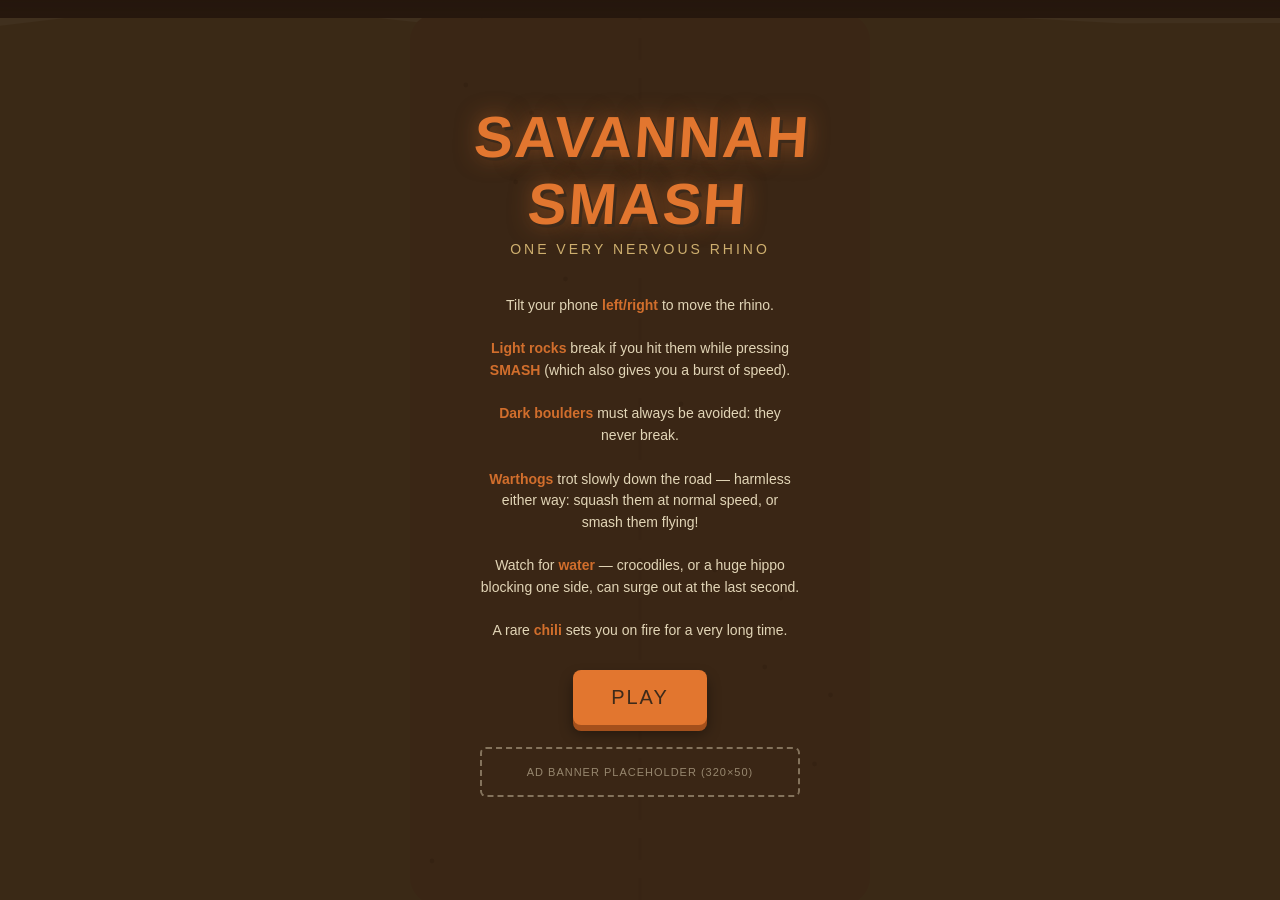
<file: games/savannah_smash/index.html>
<!DOCTYPE html>
<html lang="en">
<head>
<meta charset="UTF-8">
<meta name="viewport" content="width=device-width, initial-scale=1, maximum-scale=1, user-scalable=no, viewport-fit=cover">
<meta name="apple-mobile-web-app-capable" content="yes">
<meta name="mobile-web-app-capable" content="yes">
<meta name="apple-mobile-web-app-status-bar-style" content="black-translucent">
<title>Savannah Smash</title>
<style>
  :root{
    --sand:#e8c77e;
    --clay:#a6431f;
    --dusk:#3d2a1a;
    --acacia:#4a5d23;
    --sunset:#e2762f;
    --bone:#f4e8c8;
  }
  *{
    box-sizing:border-box; -webkit-tap-highlight-color:transparent;
    -webkit-user-select:none; -moz-user-select:none; -ms-user-select:none; user-select:none;
    -webkit-touch-callout:none; -webkit-user-drag:none;
  }
  html,body{
    margin:0; padding:0; width:100%; height:100%; height:100dvh;
    overflow:hidden; background:var(--dusk);
    font-family:"Arial Black","Helvetica Neue",Arial,sans-serif;
    touch-action:none; user-select:none;
    overscroll-behavior:none;
  }
  #wrap{ position:fixed; inset:0; display:flex; flex-direction:column; }
  canvas{ display:block; width:100%; flex:1 1 0; min-height:0; background:linear-gradient(to bottom,#f0d38f 0%, #e2ac5c 55%, #c07a34 100%); }

  #hud{
    flex:0 0 auto; padding:10px 16px 8px; z-index:4;
    padding-top: max(10px, env(safe-area-inset-top, 10px));
    background:linear-gradient(to bottom, rgba(35,22,12,0.55), rgba(35,22,12,0));
  }
  #score{
    text-align:center; color:var(--bone); font-size:26px; letter-spacing:2px;
    text-shadow:2px 2px 0 var(--dusk); line-height:1.1;
  }
  #best{ font-size:12px; color:var(--sand); font-family:Arial,sans-serif; letter-spacing:1px; margin-top:1px; }

  #chargeWrap{
    margin:8px auto 4px; width:min(320px, 82vw); height:14px;
    background:rgba(0,0,0,0.35); border:2px solid rgba(244,232,200,0.5); border-radius:8px;
    overflow:hidden;
  }
  #chargeBar{
    height:100%; width:0%; border-radius:5px;
    background:linear-gradient(90deg,#c98a3a,#e2762f);
    transition:width 0.08s linear, background 0.2s;
  }
  #chargeBar.full{ background:linear-gradient(90deg,#8fd35c,#4a9d2f); }
  #chargeBar.active{ background:linear-gradient(90deg,#ffce7a,#ff9a3d); }
  #chargeBar.onfire{ background:linear-gradient(90deg,#ff5a3a,#c8121a); animation:overpulse 0.4s infinite; }
  @keyframes overpulse{ 0%,100%{ filter:brightness(1); } 50%{ filter:brightness(1.4); } }

  #energyWrap{
    margin:5px auto 4px; width:min(320px, 82vw); height:10px;
    background:rgba(0,0,0,0.35); border:2px solid rgba(139,179,90,0.5); border-radius:6px;
    overflow:hidden;
  }
  #energyBar{
    height:100%; width:0%; border-radius:4px;
    background:linear-gradient(90deg,#6b8f34,#4a9d2f);
    transition:width 0.08s linear, background 0.2s;
  }
  #energyBar.full{ background:linear-gradient(90deg,#a8e05c,#6bc22f); animation:overpulse 0.4s infinite; }
  #energyBar.draining{ background:linear-gradient(90deg,#ffb347,#ff5a1a); }

  #tiltBadge{
    text-align:center; margin-top:4px;
    font-size:10px; letter-spacing:2px; color:var(--sand); font-family:Arial,sans-serif;
    opacity:0.75; text-transform:uppercase;
  }

  #smashBtn{
    flex:0 0 auto; width:100%; height:96px; z-index:4;
    background:linear-gradient(to bottom, #ff8a4a 0%, var(--clay) 45%, #7a2a10 100%);
    border:none; border-top:3px solid rgba(255,220,180,0.55);
    color:var(--bone); font-size:34px; font-weight:900; letter-spacing:5px;
    text-shadow: 0 2px 0 rgba(0,0,0,0.5), 0 4px 6px rgba(0,0,0,0.35);
    -webkit-text-stroke: 1px rgba(0,0,0,0.15);
    box-shadow:
      inset 0 4px 0 rgba(255,255,255,0.4),
      inset 0 -14px 20px rgba(0,0,0,0.4),
      0 7px 0 #4a1808,
      0 12px 20px rgba(0,0,0,0.5);
    transform: translateY(0);
    transition: transform 0.08s, box-shadow 0.08s, filter 0.1s;
    padding-bottom: env(safe-area-inset-bottom, 0px);
  }
  #smashBtn:active{
    filter:brightness(0.9);
    transform: translateY(6px);
    box-shadow:
      inset 0 4px 0 rgba(255,255,255,0.25),
      inset 0 -10px 16px rgba(0,0,0,0.4),
      0 1px 0 #4a1808,
      0 3px 8px rgba(0,0,0,0.4);
  }
  #smashBtn.notready{ background:linear-gradient(to bottom, #9a7a5f 0%, #7a5a44 45%, #4a3626 100%); color:rgba(244,232,200,0.55); text-shadow:0 2px 0 rgba(0,0,0,0.3); }
  #smashBtn.boosting{ background:linear-gradient(to bottom, #ffb35c 0%, #ff9a3d 45%, #e2762f 100%); }
  #smashBtn.super{ background:linear-gradient(to bottom, #ffe08a 0%, #ffcf5a 45%, #ff3a10 100%); animation:overpulse 0.3s infinite; }

  .screen{
    position:absolute; inset:0; display:flex; flex-direction:column;
    align-items:center; justify-content:center; text-align:center;
    color:var(--bone); background:rgba(35,22,12,0.86);
    padding:24px; z-index:5;
  }
  .hidden{ display:none !important; }

  h1{
    font-size:clamp(34px,10vw,58px); letter-spacing:2px; margin:0 0 4px;
    color:var(--sunset); text-shadow:3px 3px 0 var(--dusk), 0 0 22px rgba(226,118,47,0.5);
    transform:skewX(-4deg);
  }
  .sub{ font-size:14px; letter-spacing:3px; color:var(--sand); margin-bottom:26px; text-transform:uppercase; opacity:0.85; }
  p.rules{ max-width:320px; font-size:14px; line-height:1.55; color:var(--bone); font-weight:normal; font-family:Arial,sans-serif; opacity:0.9; margin:0 0 22px; }
  .rules b{ color:var(--sunset); }

  button.primary{
    font-family:inherit; font-size:20px; letter-spacing:2px; color:var(--dusk);
    background:var(--sunset); border:none; padding:16px 38px; border-radius:8px;
    box-shadow:0 6px 0 #a4501c, 0 8px 14px rgba(0,0,0,0.4);
    text-transform:uppercase; margin-top:6px;
  }
  button.primary:active{ transform:translateY(4px); box-shadow:0 2px 0 #a4501c; }

  .btnRow{ display:flex; gap:12px; align-items:center; }
  button.secondary{
    font-family:inherit; font-size:16px; letter-spacing:1px; color:var(--bone);
    background:transparent; border:2px solid rgba(244,232,200,0.5); padding:14px 24px; border-radius:8px;
    text-transform:uppercase; margin-top:6px;
  }
  button.secondary:active{ background:rgba(244,232,200,0.15); }

  .adBanner{
    width:min(320px, 86vw); height:50px; margin-top:22px;
    border:2px dashed rgba(244,232,200,0.4); border-radius:6px;
    display:flex; align-items:center; justify-content:center;
    color:rgba(244,232,200,0.5); font-size:11px; letter-spacing:1px;
    font-family:Arial,sans-serif; text-transform:uppercase;
    flex-shrink:0;
  }
</style>
</head>
<body>
<div id="wrap">
  <div id="hud">
    <div id="score" class="hidden">0<div id="best"></div></div>
    <div id="chargeWrap" class="hidden"><div id="chargeBar"></div></div>
    <div id="energyWrap" class="hidden"><div id="energyBar"></div></div>
    <div id="tiltBadge" class="hidden"></div>
  </div>

  <canvas id="c"></canvas>

  <button id="smashBtn" class="hidden notready">SMASH</button>

  <div class="screen" id="startScreen">
    <h1>SAVANNAH<br>SMASH</h1>
    <div class="sub">one very nervous rhino</div>
    <div class="sub" id="homeBest" style="font-size:12px; margin-top:-14px; opacity:0.85;"></div>
    <p class="rules">
      Tilt your phone <b>left/right</b> to move the rhino.<br><br>
      <b>Light rocks</b> break if you hit them while pressing <b>SMASH</b> (which also gives you a burst of speed).<br><br>
      <b>Dark boulders</b> must always be avoided: they never break.<br><br>
      <b>Warthogs</b> trot slowly down the road — harmless either way: squash them at normal speed, or smash them flying!<br><br>
      Watch for <b>water</b> — crocodiles, or a huge hippo blocking one side, can surge out at the last second.<br><br>
      A rare <b>chili</b> sets you on fire for a very long time.
    </p>
    <button class="primary" id="startBtn">Play</button>
    <div class="adBanner">Ad banner placeholder (320×50)</div>
  </div>

  <div class="screen hidden" id="overScreen">
    <h1 style="font-size:clamp(30px,9vw,46px)">SMASHED</h1>
    <p class="rules" id="finalScore" style="font-size:18px;"></p>
    <div class="btnRow">
      <button class="primary" id="retryBtn">Try again</button>
      <button class="secondary" id="shareBtn">Share</button>
    </div>
    <div class="adBanner">Ad banner placeholder (320×50)</div>
  </div>
</div>

<script>
(function(){
  const canvas = document.getElementById('c');
  const ctx = canvas.getContext('2d');
  const startScreen = document.getElementById('startScreen');
  const overScreen = document.getElementById('overScreen');
  const startBtn = document.getElementById('startBtn');
  const retryBtn = document.getElementById('retryBtn');
  const shareBtn = document.getElementById('shareBtn');
  const smashBtn = document.getElementById('smashBtn');
  const scoreEl = document.getElementById('score');
  const bestEl = document.getElementById('best');
  const homeBestEl = document.getElementById('homeBest');
  const finalScoreEl = document.getElementById('finalScore');
  const tiltBadge = document.getElementById('tiltBadge');
  const chargeWrap = document.getElementById('chargeWrap');
  const chargeBar = document.getElementById('chargeBar');
  const energyWrap = document.getElementById('energyWrap');
  const energyBar = document.getElementById('energyBar');

  let W,H,DPR;
  function resize(){
    DPR = Math.min(window.devicePixelRatio||1, 2.5);
    W = canvas.clientWidth; H = canvas.clientHeight;
    canvas.width = W*DPR; canvas.height = H*DPR;
    ctx.setTransform(DPR,0,0,DPR,0,0);
  }
  window.addEventListener('resize', resize);
  window.addEventListener('orientationchange', ()=>setTimeout(resize,150));
  resize();

  // lock the page down to just tilt/touch movement + the smash button —
  // no selection, no zoom, no context menus, no image/element dragging
  document.addEventListener('contextmenu', e => e.preventDefault());
  document.addEventListener('selectstart', e => e.preventDefault());
  document.addEventListener('dragstart', e => e.preventDefault());
  document.addEventListener('gesturestart', e => e.preventDefault());
  document.addEventListener('gesturechange', e => e.preventDefault());
  document.addEventListener('gestureend', e => e.preventDefault());
  document.addEventListener('touchmove', e => { if(e.touches.length>1) e.preventDefault(); }, {passive:false});
  let lastTouchEnd = 0;
  document.addEventListener('touchend', e => {
    const now = Date.now();
    if(now - lastTouchEnd <= 300) e.preventDefault(); // block double-tap zoom
    lastTouchEnd = now;
  }, {passive:false});

  // ---------- state ----------
  let state = 'idle'; // idle | playing | over
  let lastStats = null;
  let best = Math.floor(Number(localStorage.getItem('savannaBest')||0));
  bestEl.textContent = 'Best: '+best;
  homeBestEl.textContent = best>0 ? ('Best: '+best) : '';

  const ENERGY_GAIN = 9, ENERGY_DRAIN = 0.32, CHILI_ENERGY = 380;
  let player, rocks, grasses, hogs, waters, crocs, chilis, scenery, hippos, particles, dust, t, score, scrollSpeed, spawnTimer, grassTimer, hogTimer, waterTimer, crocTimer, chiliTimer, sceneryTimer, bushTimer, grassPatchTimer, boostActive, superMode, boostTimer, charge, energy, invuln, shake, roadOffset, stonesSmashed, hogsSquashed, deathTimer, groundSegments;
  let tiltX = 0;       // -1..1 target from gyroscope/touch
  let smoothX = 0;      // smoothed player position factor

  function resetGame(){
    player = { x: W/2, y: H-120, w: 74, h: 58, vx:0 };
    rocks = [];
    grasses = [];
    hogs = [];
    waters = [];
    crocs = [];
    chilis = [];
    scenery = [];
    hippos = [];
    groundSegments = [];
    particles = [];
    dust = [];
    t = 0;
    score = 0;
    stonesSmashed = 0;
    deathTimer = 0;
    hogsSquashed = 0;
    scrollSpeed = 4.3;
    spawnTimer = 0;
    grassTimer = 90;
    hogTimer = 160;
    waterTimer = 260;
    crocTimer = 60;
    chiliTimer = 700;
    sceneryTimer = 10;
    bushTimer = 8;
    grassPatchTimer = 20;
    boostActive = false;
    superMode = false;
    boostTimer = 0;
    charge = 0;
    energy = 0;
    invuln = 0;
    shake = 0;
    roadOffset = 0;
    tiltX = 0; smoothX = 0;
  }

  function roadBounds(){
    const rw = roadW();
    const rx = W/2 - rw/2;
    return { left: rx+30, right: rx+rw-30 };
  }

  // ---------- rock helpers ----------
  // checks if a candidate spawn spot is too close to anything already spawned near the top of the road
  function spotFree(x, y, r, margin){
    for(const rk of rocks){ const d=r+rk.r+margin; if((x-rk.x)**2+(y-rk.y)**2 < d*d) return false; }
    for(const g of grasses){ const d=r+g.r+margin; if((x-g.x)**2+(y-g.y)**2 < d*d) return false; }
    for(const h of hogs){
      const d=r+h.r+margin; if((x-h.cx)**2+(y-h.y)**2 < d*d) return false;
      // hogs move slower than everything else, so anything spawning further back
      // in its lane would eventually catch up and overlap it — block that lane above it
      if(Math.abs(x-h.cx) < (r+h.r+margin) && y < h.y) return false;
    }
    for(const wtr of (waters||[])){
      if(Math.abs(y-wtr.y) < (wtr.hh+r)) return false;
    }
    for(const s of scenery){
      if(s.kind==='dryBush'){ const d=r+s.size+margin; if((x-s.x)**2+(y-s.y)**2 < d*d) return false; }
    }
    for(const c of crocs){
      if(c.state==='warning') continue; // not really there yet, just bubbles
      const d=r+c.r+margin; if((x-c.x)**2+(y-c.y)**2 < d*d) return false;
    }
    for(const hp of (hippos||[])){
      if(hp.state==='warning') continue; // not really there yet, just eyes/ears/nostrils
      const d=r+hp.r+margin; if((x-hp.x)**2+(y-hp.y)**2 < d*d) return false;
    }
    return true;
  }

  function spawnRock(){
    const isWeak = Math.random() < 0.88;
    const size = 24+Math.random()*12;
    const b = roadBounds();
    const y = -size;
    let x;
    for(let attempt=0; attempt<8; attempt++){
      x = b.left + Math.random()*(b.right-b.left);
      if(spotFree(x, y, size, 95)) break;
      if(attempt===7) return; // too crowded right now, skip this spawn
    }
    rocks.push({
      x, y, r: size,
      weak: isWeak,
      rot: Math.random()*6,
      spin: (Math.random()-0.5)*0.006,
    });
  }

  function spawnGrass(){
    const size = 15+Math.random()*5;
    const b = roadBounds();
    const y = -size;
    let x;
    for(let attempt=0; attempt<8; attempt++){
      x = b.left + Math.random()*(b.right-b.left);
      if(spotFree(x, y, size, 14)) break;
      if(attempt===7) return;
    }
    grasses.push({ x, y, r: size, sway: Math.random()*6.28 });
  }

  function spawnHog(){
    const size = 18+Math.random()*4;
    const b = roadBounds();
    const y = -size;
    let center;
    for(let attempt=0; attempt<8; attempt++){
      center = b.left + Math.random()*(b.right-b.left);
      if(spotFree(center, y, size, 16)) break;
      if(attempt===7) return;
    }
    hogs.push({
      state:'normal',
      cx: center, x: center,
      y, r: size,
      phase: Math.random()*6.28,
      rot:0, vx:0, vy:0, spin:0, scale:1, life:0,
    });
  }

  function spawnChili(){
    const size = 15+Math.random()*4;
    const b = roadBounds();
    const y = -size;
    let x;
    for(let attempt=0; attempt<8; attempt++){
      x = b.left + Math.random()*(b.right-b.left);
      if(spotFree(x, y, size, 14)) break;
      if(attempt===7) return;
    }
    chilis.push({ x, y, r: size, wob: Math.random()*6.28 });
  }

  const SCENERY_ZONE_LENGTH = 650; // world-distance per themed stretch or buffer
  // cycle of 8 segments: themed zones always separated by a plain buffer stretch,
  // fully independent of rivers, so the color never flips right at a water crossing
  // 0=desert 1=buffer 2=trees 3=buffer 4=canyon 5=buffer 6=green 7=buffer
  function currentSceneryZone(){
    return Math.floor((roadOffset||0)/SCENERY_ZONE_LENGTH) % 6; // 0=desert 1=buffer 2=trees 3=buffer 4=canyon 5=buffer
  }
  function makeGroundJag(){
    const n = 9;
    return Array.from({length:n}, () => (Math.random()-0.5)*24);
  }
  function extendGroundSegments(targetDist){
    if(groundSegments.length===0){
      groundSegments.push({ startDist:-2000, endDist:0, isGreen:false, jagStart:makeGroundJag(), jagEnd:makeGroundJag() });
    }
    while(groundSegments[groundSegments.length-1].endDist < targetDist){
      const prev = groundSegments[groundSegments.length-1];
      const length = 900 + Math.random()*1000; // long stretches
      const isGreen = Math.random() < 0.45; // independent each time — runs of 2-3 in a row can happen naturally
      groundSegments.push({
        startDist: prev.endDist,
        endDist: prev.endDist + length,
        isGreen,
        jagStart: prev.jagEnd, // shared with the previous segment so the seam lines up
        jagEnd: makeGroundJag(),
      });
    }
    while(groundSegments.length>2 && groundSegments[1].endDist < targetDist-2000){
      groundSegments.shift();
    }
  }

  function spawnScenery(){
    const zone = currentSceneryZone();
    if(zone!==2 && zone!==4) return; // only the tree stretch and the canyon stretch place big scenery
    const b = roadBounds();
    for(const side of [-1,1]){
      const laneOffset = 0.045 + Math.random()*0.05;
      const bx = side>0 ? W*(1-laneOffset) : W*laneOffset;
      let kind, size;
      if(zone===2){
        // keep trees off the riverbank so they don't sit on top of the water
        if(waters.some(w => Math.abs(-40 - w.y) < w.hh + 60)) continue;
        kind = 'leafyTree';
        size = 30+Math.random()*15;
      } else {
        kind = Math.random()<0.5 ? 'rockDark' : 'rockLight';
        size = 42+Math.random()*26; // giant canyon rocks
      }
      scenery.push({ x:bx, y:-size-Math.random()*40, size, kind, seed: Math.floor(Math.random()*97) });
    }
  }

  function spawnBush(){
    const b = roadBounds();
    const size = 9+Math.random()*8;
    let bx;
    if(Math.random() < 0.22){
      // occasionally sprout one right in the road, in the rhino's path
      let found = false;
      for(let attempt=0; attempt<6; attempt++){
        bx = b.left + 20 + Math.random()*Math.max(1,(b.right-b.left-40));
        if(spotFree(bx, -size, size, 12)){ found = true; break; }
      }
      if(!found) return;
    } else {
      const side = Math.random()<0.5 ? -1 : 1;
      const margin = 10 + Math.random()*(W*0.16);
      bx = side>0 ? b.right + margin : b.left - margin;
      const clearOfRocks = !scenery.some(s => (s.kind==='rockDark'||s.kind==='rockLight') && (bx-s.x)**2+(-size-s.y)**2 < (size+s.size+16)**2);
      const clearOfWater = !waters.some(w => Math.abs(-size - w.y) < w.hh + 20);
      if(!clearOfRocks || !clearOfWater) return; // don't sprout a bush on a boulder or in the river
    }
    scenery.push({ x:bx, y:-size, size, kind:'dryBush', seed: Math.floor(Math.random()*97) });
  }

  function spawnGrassPatch(){
    const b = roadBounds();
    const side = Math.random()<0.5 ? -1 : 1;
    const margin = 40 + Math.random()*(W*0.22);
    const bx = side>0 ? b.right + margin : b.left - margin;
    const size = 13+Math.random()*10;
    const clearOfWater = !waters.some(w => Math.abs(-size - w.y) < w.hh + 20);
    const clearOfRocks = !scenery.some(s => (s.kind==='rockDark'||s.kind==='rockLight') && (bx-s.x)**2 < (size+s.size+10)**2);
    if(!clearOfWater || !clearOfRocks) return; // don't sprout grass in the river or on top of a boulder
    scenery.push({ x:bx, y:-size, size, kind:'grassPatch', seed: Math.floor(Math.random()*97) });
  }

  function spawnHippoIn(wtr, y){
    const b = roadBounds();
    const mid = (b.left+b.right)/2;
    const side = Math.random()<0.5 ? -1 : 1;
    const halfL = side<0 ? b.left : mid, halfR = side<0 ? mid : b.right;
    const r = 44+Math.random()*6;
    let x;
    for(let attempt=0; attempt<8; attempt++){
      x = halfL + (halfR-halfL)*(0.3+Math.random()*0.4);
      const clear = !hogs.some(h => ((x-h.cx)**2+(y-h.y)**2 < (r+h.r+20)**2) || (Math.abs(x-h.cx) < (r+h.r+20) && y < h.y))
        && !hippos.some(hp => (x-hp.x)**2+(y-hp.y)**2 < (r+hp.r+20)**2);
      if(clear) break;
      if(attempt===7) return; // too crowded right now, skip this hippo
    }
    hippos.push({
      x, y, r,
      state:'warning', warnT:0, spawnT:0,
      wob: Math.random()*6.28,
    });
  }

  function spawnWater(){
    const hh = 150+Math.random()*130;
    const isHippoRiver = Math.random() < 0.4;
    const maxCrocs = isHippoRiver ? 0 : Math.max(1, Math.round(hh/95));
    const nPts = 9;
    const topJag = Array.from({length:nPts}, () => (Math.random()-0.5)*24);
    const botJag = Array.from({length:nPts}, () => (Math.random()-0.5)*24);
    waters.push({ y: -hh, hh, crocsSpawned:0, maxCrocs, ripplePhase: Math.random()*6.28, topJag, botJag, lifeSpawned:false, isHippoRiver, hippoSpawned:false });
  }

  // checks that placing a croc of radius r at x still leaves a gap wide enough
  // for the rhino to pass through, given every other croc currently in play
  function crocLeavesEscapeGap(x, r){
    const b = roadBounds();
    const needed = 74 + 46; // player width plus a safe maneuvering margin
    const blockers = crocs
      .map(c => ({ x:c.x, r:c.r }))
      .concat([{ x, r }])
      .sort((a,z) => a.x - z.x);
    let prevEdge = b.left;
    for(const blk of blockers){
      if(blk.x - blk.r - prevEdge >= needed) return true;
      prevEdge = Math.max(prevEdge, blk.x + blk.r);
    }
    if(b.right - prevEdge >= needed) return true;
    return false;
  }

  function spawnCrocIn(wtr, y){
    const b = roadBounds();
    let x, r;
    for(let attempt=0; attempt<10; attempt++){
      x = b.left + Math.random()*(b.right-b.left);
      r = 40+Math.random()*8;
      const clear = !hogs.some(h => ((x-h.cx)**2+(y-h.y)**2 < (34+h.r)**2) || (Math.abs(x-h.cx) < (34+h.r) && y < h.y))
        && !crocs.some(c => (x-c.x)**2+(y-c.y)**2 < (34+c.r)**2)
        && crocLeavesEscapeGap(x, r);
      if(clear) break;
      if(attempt===9) return; // no safe spot right now, skip this croc
    }
    crocs.push({
      x, y, r,
      state:'warning', warnT:0, spawnT:0,
      wob: Math.random()*6.28,
    });
  }

  function burst(x,y,color,n,life){
    for(let i=0;i<n;i++){
      const a = Math.random()*Math.PI*2;
      const sp = 2+Math.random()*4;
      const l = life!==undefined ? life+Math.random()*10 : 28+Math.random()*10;
      particles.push({x,y, vx:Math.cos(a)*sp, vy:Math.sin(a)*sp-2, life:l, life0:l, color, size:3+Math.random()*4});
    }
  }

  // ---------- drawing ----------
  const roadW = ()=> Math.min(W*0.82, 460);
  function drawSceneryRock(cx, cy, r, seed, light){
    ctx.save();
    ctx.translate(cx, cy);
    ctx.rotate(((seed*47)%628)/100);
    ctx.beginPath();
    ctx.fillStyle = 'rgba(30,20,12,0.2)';
    ctx.ellipse(r*0.1, r*0.85, r*0.9, r*0.3, 0, 0, Math.PI*2);
    ctx.fill();
    const grad = ctx.createRadialGradient(-r*0.25,-r*0.25,r*0.15, 0,0,r);
    if(light){ grad.addColorStop(0,'#d9c9a8'); grad.addColorStop(1,'#a89570'); }
    else { grad.addColorStop(0,'#8a7a6a'); grad.addColorStop(1,'#4f453a'); }
    ctx.fillStyle = grad;
    const n = 12;
    ctx.beginPath();
    const pts = [];
    for(let i=0;i<n;i++){
      const a = (i/n)*Math.PI*2;
      const jitter = 0.78 + (((i*seed*13)%37)/37)*0.36; // smoother, less regular than a fixed repeating pattern
      const rr = r*jitter;
      pts.push([Math.cos(a)*rr, Math.sin(a)*rr*0.9]);
    }
    ctx.moveTo((pts[0][0]+pts[n-1][0])/2, (pts[0][1]+pts[n-1][1])/2);
    for(let i=0;i<n;i++){
      const next = pts[(i+1)%n];
      const mid = [(pts[i][0]+next[0])/2, (pts[i][1]+next[1])/2];
      ctx.quadraticCurveTo(pts[i][0], pts[i][1], mid[0], mid[1]);
    }
    ctx.closePath(); ctx.fill();
    ctx.strokeStyle= light ? 'rgba(90,70,40,0.3)' : 'rgba(0,0,0,0.25)'; ctx.lineWidth=r*0.05;
    ctx.beginPath(); ctx.moveTo(-r*0.1,-r*0.5); ctx.lineTo(r*0.15,r*0.4); ctx.stroke();
    ctx.restore();
  }

  function drawLeafyTree(cx, cy, r, seed){
    ctx.save();
    ctx.translate(cx, cy);
    ctx.beginPath();
    ctx.fillStyle = 'rgba(30,20,12,0.2)';
    ctx.ellipse(0, r*0.6, r*0.65, r*0.24, 0, 0, Math.PI*2);
    ctx.fill();
    // trunk peeking from beneath the canopy
    ctx.fillStyle = '#5c4630';
    ctx.beginPath(); ctx.ellipse(0, r*0.35, r*0.16, r*0.28, 0, 0, Math.PI*2); ctx.fill();
    // leafy canopy, a cluster of overlapping green blobs
    const cgrad = ctx.createRadialGradient(-r*0.3,-r*0.3,r*0.2, 0,0,r*0.85);
    cgrad.addColorStop(0,'#7fae4a'); cgrad.addColorStop(1,'#4a7a2e');
    ctx.fillStyle = cgrad;
    for(let i=0;i<5;i++){
      const a = (i/5)*Math.PI*2 + seed;
      const rr = r*0.42;
      ctx.beginPath(); ctx.arc(Math.cos(a)*r*0.32, -r*0.05+Math.sin(a)*r*0.28, rr, 0, Math.PI*2); ctx.fill();
    }
    ctx.beginPath(); ctx.arc(0,-r*0.1,r*0.5,0,Math.PI*2); ctx.fill();
    ctx.fillStyle = 'rgba(255,255,255,0.12)';
    ctx.beginPath(); ctx.ellipse(-r*0.2,-r*0.35,r*0.22,r*0.16,-0.4,0,Math.PI*2); ctx.fill();
    ctx.restore();
  }

  function drawDryBush(cx, cy, r, seed){
    ctx.save();
    ctx.translate(cx, cy);
    ctx.beginPath();
    ctx.fillStyle = 'rgba(30,20,12,0.15)';
    ctx.ellipse(0, r*0.35, r*0.75, r*0.22, 0, 0, Math.PI*2);
    ctx.fill();
    ctx.strokeStyle = '#8a7048'; ctx.lineWidth = Math.max(1, r*0.09); ctx.lineCap='round';
    for(let i=0;i<9;i++){
      const a = (i/9)*Math.PI*2 + seed*0.3;
      const len = r*(0.6+((i+seed)%3)*0.15);
      ctx.beginPath();
      ctx.moveTo(0,0);
      ctx.lineTo(Math.cos(a)*len, Math.sin(a)*len*0.75);
      ctx.stroke();
    }
    ctx.fillStyle = 'rgba(140,110,70,0.4)';
    ctx.beginPath(); ctx.ellipse(0,0,r*0.28,r*0.22,0,0,Math.PI*2); ctx.fill();
    ctx.restore();
  }

  function drawGrassPatch(cx, cy, r, seed){
    ctx.save();
    ctx.translate(cx, cy);
    ctx.beginPath();
    ctx.fillStyle = 'rgba(30,20,12,0.15)';
    ctx.ellipse(0, r*0.3, r*0.7, r*0.2, 0, 0, Math.PI*2);
    ctx.fill();
    ctx.lineWidth = Math.max(1.5, r*0.12); ctx.lineCap='round';
    for(let i=-3;i<=3;i++){
      const sway = Math.sin(seed+i)*r*0.15;
      ctx.beginPath();
      ctx.moveTo(i*r*0.14, r*0.3);
      ctx.quadraticCurveTo(i*r*0.14+sway*0.5, -r*0.1, i*r*0.14+sway, -r*0.65);
      ctx.strokeStyle = i%2===0 ? '#5c9c3a' : '#3f7a28';
      ctx.stroke();
    }
    ctx.restore();
  }

  function drawGroundBands(offset){
    extendGroundSegments(offset);
    for(const seg of groundSegments){
      const yTopBase = offset - seg.endDist, yBotBase = offset - seg.startDist;
      if(yBotBase < -20 || yTopBase > H+20) continue; // not visible right now
      const nPts = seg.jagEnd.length;
      const stepX = W/(nPts-1);
      ctx.beginPath();
      for(let i=0;i<nPts;i++){
        const px = stepX*i, py = yTopBase + seg.jagEnd[i];
        if(i===0) ctx.moveTo(px,py); else ctx.lineTo(px,py);
      }
      for(let i=nPts-1;i>=0;i--){
        const px = stepX*i, py = yBotBase + seg.jagStart[i];
        ctx.lineTo(px,py);
      }
      ctx.closePath();
      ctx.fillStyle = seg.isGreen ? '#8aa354' : '#c9a655';
      ctx.fill();
    }
  }

  function drawBackground(offset){
    ctx.clearRect(0,0,W,H);
    // ground tone for the off-road margins: earth/ochre or green stretches with a jagged scrolling edge
    drawGroundBands(offset);
    // dirt road down the middle
    const rw = roadW();
    const rx = W/2 - rw/2;
    ctx.fillStyle = '#c98f4e';
    roundRectPath(rx, -4, rw, H+8, 26);
    ctx.fill();
    // worn foot trail texture scrolling down the centre
    ctx.setLineDash([22,18]);
    ctx.lineDashOffset = -offset;
    ctx.beginPath();
    ctx.moveTo(W/2, -20); ctx.lineTo(W/2, H+20);
    ctx.strokeStyle = 'rgba(150,96,44,0.3)';
    ctx.lineWidth = 3;
    ctx.stroke();
    ctx.setLineDash([]);

    // pebble speckles on road, scrolling
    ctx.fillStyle = 'rgba(110,68,30,0.4)';
    for(let i=0;i<18;i++){
      const px = rx + ((i*53)%rw)*0.94 + 6;
      const py = ((i*97 + offset) % (H+60)) - 30;
      ctx.beginPath(); ctx.arc(px,py, 2.4, 0, Math.PI*2); ctx.fill();
    }
  }

  function roundRectPath(x,y,w,h,r){
    ctx.beginPath();
    ctx.moveTo(x+r,y);
    ctx.arcTo(x+w,y,x+w,y+h,r);
    ctx.arcTo(x+w,y+h,x,y+h,r);
    ctx.arcTo(x,y+h,x,y,r);
    ctx.arcTo(x,y,x+w,y,r);
    ctx.closePath();
  }

  function drawDust(){
    for(const d of dust){
      ctx.globalAlpha = d.life/26 * 0.5;
      if(d.kind==='ripple'){
        ctx.strokeStyle = d.color || 'rgba(200,235,240,0.85)';
        ctx.lineWidth = 2;
        ctx.beginPath();
        ctx.arc(d.x, d.y, d.size + (26-d.life)*0.7, 0.15*Math.PI, 0.85*Math.PI);
        ctx.stroke();
      } else {
        ctx.fillStyle = d.color || '#fff4da';
        ctx.beginPath();
        ctx.arc(d.x, d.y, d.size, 0, Math.PI*2);
        ctx.fill();
      }
    }
    ctx.globalAlpha = 1;
  }

  function drawRhino(){
    ctx.save();
    if(invuln>0 && Math.floor(invuln/4)%2===0){ ctx.globalAlpha = 0.4; }
    // ground shadow
    ctx.beginPath();
    ctx.fillStyle = 'rgba(40,26,12,0.28)';
    ctx.ellipse(player.x+4, player.y+10, 30, 34, 0, 0, Math.PI*2);
    ctx.fill();

    ctx.translate(player.x, player.y);
    const bank = Math.max(-10, Math.min(10, -player.vx*3));
    ctx.rotate(bank*Math.PI/180);

    const body = superMode ? '#5c3018' : (boostActive ? '#7a5a3a' : '#8a6a48');

    // legs (top-down, mostly hidden beneath the body, just a peek at the rim)
    ctx.fillStyle = '#5c4128';
    const gallopBeat = Math.floor(t/7) % 2; // snappy 1-2, 1-2 gallop instead of a smooth wave
    const legPhase = gallopBeat===0 ? 4.5 : -4.5;
    ctx.beginPath(); ctx.ellipse(-11, -8+legPhase, 6, 11, 0.15, 0, Math.PI*2); ctx.fill();
    ctx.beginPath(); ctx.ellipse(11, -8-legPhase, 6, 11, -0.15, 0, Math.PI*2); ctx.fill();
    ctx.beginPath(); ctx.ellipse(-10, 18-legPhase, 6, 11, 0.1, 0, Math.PI*2); ctx.fill();
    ctx.beginPath(); ctx.ellipse(10, 18+legPhase, 6, 11, -0.1, 0, Math.PI*2); ctx.fill();

    // tail
    ctx.strokeStyle = '#5c4128'; ctx.lineWidth = 5; ctx.lineCap='round';
    ctx.beginPath(); ctx.moveTo(0,32); ctx.lineTo(6,44); ctx.stroke();

    // body (elongated, snout pointing up = direction of travel)
    ctx.fillStyle = body;
    ctx.beginPath();
    ctx.ellipse(0,4,22,32,0,0,Math.PI*2);
    ctx.fill();

    // head/snout
    ctx.beginPath();
    ctx.ellipse(0,-28,15,20,0,0,Math.PI*2);
    ctx.fill();

    // ears
    ctx.beginPath(); ctx.ellipse(-13,-22,6,7,0.5,0,Math.PI*2); ctx.fill();
    ctx.beginPath(); ctx.ellipse(13,-22,6,7,-0.5,0,Math.PI*2); ctx.fill();

    // horn
    ctx.fillStyle = '#f4e8c8';
    ctx.beginPath();
    ctx.moveTo(-4,-42); ctx.lineTo(4,-42); ctx.lineTo(0,-58);
    ctx.closePath(); ctx.fill();

    // eyes
    if(state==='dying' || state==='over'){
      ctx.strokeStyle = '#241708'; ctx.lineWidth = 2; ctx.lineCap='round';
      for(const ex of [-7,7]){
        ctx.beginPath(); ctx.moveTo(ex-2.2,-32.2); ctx.lineTo(ex+2.2,-27.8); ctx.stroke();
        ctx.beginPath(); ctx.moveTo(ex-2.2,-27.8); ctx.lineTo(ex+2.2,-32.2); ctx.stroke();
      }
    } else {
      ctx.fillStyle = '#241708';
      ctx.beginPath(); ctx.arc(-7,-30,1.8,0,Math.PI*2); ctx.fill();
      ctx.beginPath(); ctx.arc(7,-30,1.8,0,Math.PI*2); ctx.fill();
      ctx.fillStyle = '#fff';
      ctx.beginPath(); ctx.arc(-5.7,-30.7,0.6,0,Math.PI*2); ctx.fill();
      ctx.beginPath(); ctx.arc(8.3,-30.7,0.6,0,Math.PI*2); ctx.fill();
    }
    if(boostActive){
      // angry eyebrows while smashing (inner corners pulled down toward the eyes)
      ctx.strokeStyle = '#241708'; ctx.lineWidth = 2.2; ctx.lineCap='round';
      ctx.beginPath(); ctx.moveTo(-10,-24); ctx.lineTo(-4,-28); ctx.stroke();
      ctx.beginPath(); ctx.moveTo(10,-24); ctx.lineTo(4,-28); ctx.stroke();
    }

    // nose puffs while smashing (not during the death stall — t is frozen then anyway)
    if(boostActive && state==='playing' && t%16<3){
      const pf = (t%16)/3;
      ctx.globalAlpha = 0.85*(1-pf);
      ctx.fillStyle = '#fffaf0';
      ctx.beginPath(); ctx.ellipse(-7,-42-pf*16, 4.5+pf*7, 3.5+pf*5, 0, 0, Math.PI*2); ctx.fill();
      ctx.beginPath(); ctx.ellipse(7,-42-pf*16, 4.5+pf*7, 3.5+pf*5, 0, 0, Math.PI*2); ctx.fill();
      ctx.globalAlpha = 0.4*(1-pf);
      ctx.fillStyle = '#ffffff';
      ctx.beginPath(); ctx.ellipse(-7,-42-pf*16, 2.5+pf*4, 2+pf*3, 0, 0, Math.PI*2); ctx.fill();
      ctx.beginPath(); ctx.ellipse(7,-42-pf*16, 2.5+pf*4, 2+pf*3, 0, 0, Math.PI*2); ctx.fill();
      ctx.globalAlpha = 1;
    }

    if(superMode){
      for(let i=0;i<6;i++){
        const fx = (Math.sin(t*0.9+i*1.7))*16;
        const fy = 6 + Math.sin(t*0.6+i)*4 + i*7;
        const flick = 0.7 + Math.sin(t*0.7+i*2)*0.3;
        const grad = ctx.createRadialGradient(fx,fy,0, fx,fy, 14*flick);
        grad.addColorStop(0,'rgba(255,230,140,0.95)');
        grad.addColorStop(0.5,'rgba(255,140,40,0.8)');
        grad.addColorStop(1,'rgba(200,40,10,0)');
        ctx.fillStyle = grad;
        ctx.beginPath();
        ctx.ellipse(fx, fy+20, 10*flick, 16*flick, 0, 0, Math.PI*2);
        ctx.fill();
      }
    } else if(boostActive){
      ctx.globalAlpha = 0.5;
      ctx.strokeStyle = '#ffb15c';
      ctx.lineWidth = 4;
      for(let i=1;i<=3;i++){
        ctx.beginPath();
        ctx.ellipse(0, 40+i*14, 14, 9, 0, 0, Math.PI*2);
        ctx.stroke();
      }
      ctx.globalAlpha = 1;
    }
    ctx.restore();
  }

  function drawRock(rk){
    ctx.save();
    // drop shadow grounding it on the road
    ctx.beginPath();
    ctx.fillStyle = 'rgba(40,26,12,0.25)';
    ctx.ellipse(rk.x+rk.r*0.12, rk.y+rk.r*0.18, rk.r*0.95, rk.r*0.8, 0, 0, Math.PI*2);
    ctx.fill();

    ctx.translate(rk.x, rk.y);
    ctx.rotate(rk.rot);
    if(rk.weak){
      // cluster of pebbles, seen from above
      ctx.fillStyle = '#cdb27f';
      const pts = [[-0.55,-0.1],[0.05,-0.5],[0.6,-0.05],[0.4,0.5],[-0.3,0.55],[-0.65,0.15]];
      ctx.beginPath();
      pts.forEach((p,i)=>{ const x=p[0]*rk.r, y=p[1]*rk.r; if(i===0) ctx.moveTo(x,y); else ctx.lineTo(x,y); });
      ctx.closePath(); ctx.fill();
      ctx.fillStyle = 'rgba(255,255,255,0.15)';
      ctx.beginPath(); ctx.ellipse(-rk.r*0.15,-rk.r*0.15, rk.r*0.28, rk.r*0.18, -0.4, 0, Math.PI*2); ctx.fill();
      ctx.strokeStyle = 'rgba(80,55,25,0.35)'; ctx.lineWidth=1.5;
      ctx.beginPath(); ctx.moveTo(-rk.r*0.2,-rk.r*0.25); ctx.lineTo(rk.r*0.15,rk.r*0.3); ctx.stroke();
    } else {
      // single flat boulder, top-down with radial cracks
      const grad = ctx.createRadialGradient(-rk.r*0.2,-rk.r*0.2,rk.r*0.1, 0,0,rk.r);
      grad.addColorStop(0,'#6b625a'); grad.addColorStop(1,'#3f3833');
      ctx.fillStyle = grad;
      ctx.beginPath();
      const pts = [[-0.9,0.05],[-0.45,-0.85],[0.35,-0.95],[0.9,-0.1],[0.7,0.7],[-0.1,0.95],[-0.75,0.6]];
      pts.forEach((p,i)=>{ const x=p[0]*rk.r, y=p[1]*rk.r; if(i===0) ctx.moveTo(x,y); else ctx.lineTo(x,y); });
      ctx.closePath(); ctx.fill();
      ctx.strokeStyle = 'rgba(0,0,0,0.35)'; ctx.lineWidth=2;
      ctx.beginPath(); ctx.moveTo(0,0); ctx.lineTo(rk.r*0.5,-rk.r*0.3); ctx.moveTo(0,0); ctx.lineTo(-rk.r*0.3,rk.r*0.5); ctx.stroke();
    }
    ctx.restore();
  }

  function drawGrass(g){
    ctx.save();
    ctx.beginPath();
    ctx.fillStyle = 'rgba(40,26,12,0.18)';
    ctx.ellipse(g.x, g.y+g.r*0.3, g.r*0.9, g.r*0.4, 0, 0, Math.PI*2);
    ctx.fill();
    ctx.translate(g.x, g.y);
    const sw = Math.sin(t*0.08 + g.sway)*0.15;
    ctx.strokeStyle = '#3f5a1e'; ctx.lineWidth = 2.6; ctx.lineCap='round';
    for(let i=-2;i<=2;i++){
      ctx.beginPath();
      ctx.moveTo(i*4, g.r*0.4);
      ctx.quadraticCurveTo(i*4 + sw*10, -g.r*0.2, i*4 + sw*18, -g.r*0.95);
      ctx.strokeStyle = i%2===0 ? '#6b8f34' : '#4a6c24';
      ctx.stroke();
    }
    ctx.restore();
  }

  function drawHog(h){
    if(h.state==='sinking'){
      const p = Math.min(1, (h.sinkT||0)/40);
      ctx.save();
      ctx.globalAlpha = Math.max(0, 0.6*(1-p));
      ctx.fillStyle = '#5c6b72';
      ctx.beginPath(); ctx.ellipse(h.x, h.y, h.r*0.8*(1-p*0.6), h.r*0.4*(1-p*0.6), 0, 0, Math.PI*2); ctx.fill();
      ctx.restore();
      return;
    }
    if(h.state==='squashed'){
      ctx.save();
      ctx.translate(h.x, h.y);
      ctx.fillStyle = 'rgba(40,26,12,0.2)';
      ctx.beginPath(); ctx.ellipse(h.r*0.08, h.r*0.35, h.r*1.05, h.r*0.5, 0, 0, Math.PI*2); ctx.fill();
      ctx.fillStyle = '#7a6248';
      ctx.beginPath(); ctx.ellipse(0, 0, h.r*0.95, h.r*0.42, 0.1, 0, Math.PI*2); ctx.fill();
      ctx.fillStyle = 'rgba(60,45,30,0.4)';
      ctx.beginPath(); ctx.ellipse(-h.r*0.2, -h.r*0.05, h.r*0.35, h.r*0.14, 0.15, 0, Math.PI*2); ctx.fill();
      ctx.fillStyle = '#5c4a36';
      ctx.beginPath(); ctx.ellipse(h.r*0.55, -h.r*0.02, h.r*0.16, h.r*0.09, 0.2, 0, Math.PI*2); ctx.fill();
      ctx.restore();
      return;
    }
    ctx.save();
    ctx.beginPath();
    ctx.fillStyle = 'rgba(40,26,12,0.22)';
    ctx.ellipse(h.x+h.r*0.1, h.y+h.r*0.28, h.r*0.9, h.r*0.5, 0, 0, Math.PI*2);
    ctx.fill();

    ctx.translate(h.x, h.y);
    if(h.state==='flying'){
      ctx.globalAlpha = Math.max(0, h.life/40);
      ctx.rotate(h.rot);
      ctx.scale(h.scale, h.scale);
    } else {
      const wob = Math.sin(t*0.3 + h.phase)*0.08;
      ctx.rotate(wob);
    }

    // legs
    const hogGallop = Math.floor(t/7) % 2 === 0 ? h.r*0.1 : -h.r*0.1;
    ctx.fillStyle = '#3f3226';
    ctx.beginPath(); ctx.ellipse(-h.r*0.28, h.r*0.55+hogGallop, h.r*0.16, h.r*0.3, 0, 0, Math.PI*2); ctx.fill();
    ctx.beginPath(); ctx.ellipse(h.r*0.28, h.r*0.55-hogGallop, h.r*0.16, h.r*0.3, 0, 0, Math.PI*2); ctx.fill();
    ctx.beginPath(); ctx.ellipse(-h.r*0.25, -h.r*0.1-hogGallop, h.r*0.14, h.r*0.26, 0, 0, Math.PI*2); ctx.fill();
    ctx.beginPath(); ctx.ellipse(h.r*0.25, -h.r*0.1+hogGallop, h.r*0.14, h.r*0.26, 0, 0, Math.PI*2); ctx.fill();

    // body
    ctx.fillStyle = '#8a7355';
    ctx.beginPath();
    ctx.ellipse(0, 0, h.r*0.62, h.r*0.9, 0, 0, Math.PI*2);
    ctx.fill();

    // crest running the length of the back
    ctx.strokeStyle = '#4a3d2a'; ctx.lineWidth = h.r*0.09; ctx.lineCap='round';
    for(let i=0;i<7;i++){
      const yy = -h.r*0.82 + i*(h.r*1.5/6);
      const spread = h.r*0.05;
      ctx.beginPath();
      ctx.moveTo(-spread, yy+h.r*0.08);
      ctx.lineTo(0, yy-h.r*0.1);
      ctx.lineTo(spread, yy+h.r*0.08);
      ctx.stroke();
    }

    // head/snout
    ctx.fillStyle = '#8a7355';
    ctx.beginPath();
    ctx.ellipse(0, -h.r*0.95, h.r*0.42, h.r*0.5, 0, 0, Math.PI*2);
    ctx.fill();
    ctx.fillStyle = '#6b5a42';
    ctx.beginPath();
    ctx.ellipse(0, -h.r*1.18, h.r*0.28, h.r*0.2, 0, 0, Math.PI*2);
    ctx.fill();

    // nostrils
    ctx.fillStyle = '#3a2c1e';
    ctx.beginPath(); ctx.ellipse(-h.r*0.1,-h.r*1.2, h.r*0.045, h.r*0.06, 0, 0, Math.PI*2); ctx.fill();
    ctx.beginPath(); ctx.ellipse(h.r*0.1,-h.r*1.2, h.r*0.045, h.r*0.06, 0, 0, Math.PI*2); ctx.fill();

    // tusks, straight out to the sides, nearly horizontal
    ctx.strokeStyle = '#c9c2a8'; ctx.lineWidth = h.r*0.1; ctx.lineCap='round';
    ctx.beginPath(); ctx.moveTo(-h.r*0.3,-h.r*1.0); ctx.lineTo(-h.r*0.68,-h.r*0.9); ctx.stroke();
    ctx.beginPath(); ctx.moveTo(h.r*0.3,-h.r*1.0); ctx.lineTo(h.r*0.68,-h.r*0.9); ctx.stroke();

    // ears
    ctx.fillStyle = '#6b5a42';
    ctx.beginPath(); ctx.ellipse(-h.r*0.32,-h.r*1.15,h.r*0.14,h.r*0.2,0.5,0,Math.PI*2); ctx.fill();
    ctx.beginPath(); ctx.ellipse(h.r*0.32,-h.r*1.15,h.r*0.14,h.r*0.2,-0.5,0,Math.PI*2); ctx.fill();

    // cute round eyes with a little highlight
    ctx.fillStyle = '#241708';
    ctx.beginPath(); ctx.arc(-h.r*0.17,-h.r*1.0,h.r*0.08,0,Math.PI*2); ctx.fill();
    ctx.beginPath(); ctx.arc(h.r*0.17,-h.r*1.0,h.r*0.08,0,Math.PI*2); ctx.fill();
    ctx.fillStyle = '#fff';
    ctx.beginPath(); ctx.arc(-h.r*0.15,-h.r*1.03,h.r*0.025,0,Math.PI*2); ctx.fill();
    ctx.beginPath(); ctx.arc(h.r*0.19,-h.r*1.03,h.r*0.025,0,Math.PI*2); ctx.fill();

    // tail
    ctx.strokeStyle = '#3f3226'; ctx.lineWidth = h.r*0.08; ctx.lineCap='round';
    ctx.beginPath(); ctx.moveTo(0,h.r*0.85); ctx.quadraticCurveTo(h.r*0.2,h.r*1.05, h.r*0.1,h.r*1.2); ctx.stroke();

    ctx.globalAlpha = 1;
    ctx.restore();
  }

  function drawWater(wtr){
    const x = 0, w = W;
    const yTop = wtr.y - wtr.hh, yBot = wtr.y + wtr.hh;
    const nPts = wtr.topJag.length;
    const stepX = w/(nPts-1);

    function bankPath(){
      ctx.beginPath();
      for(let i=0;i<nPts;i++){
        const px = x + stepX*i, py = yTop + wtr.topJag[i];
        if(i===0) ctx.moveTo(px,py); else ctx.lineTo(px,py);
      }
      for(let i=nPts-1;i>=0;i--){
        const px = x + stepX*i, py = yBot + wtr.botJag[i];
        ctx.lineTo(px,py);
      }
      ctx.closePath();
    }

    ctx.save();
    const grad = ctx.createLinearGradient(0,yTop,0,yBot);
    grad.addColorStop(0, 'rgba(55,120,148,0.88)');
    grad.addColorStop(0.5, 'rgba(80,155,180,0.92)');
    grad.addColorStop(1, 'rgba(55,120,148,0.88)');
    ctx.fillStyle = grad;
    bankPath();
    ctx.fill();
    ctx.strokeStyle = 'rgba(30,80,100,0.55)'; ctx.lineWidth=4;
    bankPath();
    ctx.stroke();
    // wavy ripple lines running across the band
    ctx.strokeStyle = 'rgba(210,240,245,0.4)'; ctx.lineWidth=2;
    for(let i=0;i<3;i++){
      const ry = wtr.y - wtr.hh*0.5 + wtr.hh*(i*0.5);
      ctx.beginPath();
      for(let px=x+12; px<x+w-12; px+=16){
        const py = ry + Math.sin(px*0.09 + t*0.06 + i*2 + wtr.ripplePhase)*5;
        if(px===x+12) ctx.moveTo(px,py); else ctx.lineTo(px,py);
      }
      ctx.stroke();
    }
    ctx.restore();
  }

  function drawHippoHazard(h){
    if(h.state==='warning'){
      // just the eyes, ears and nostrils poking above the surface so far
      const bob = Math.sin(t*0.15+h.wob)*1.5;
      ctx.save();
      ctx.translate(h.x, h.y+bob);
      ctx.fillStyle = 'rgba(20,50,60,0.2)';
      ctx.beginPath(); ctx.ellipse(0, h.r*0.1, h.r*0.5, h.r*0.2, 0, 0, Math.PI*2); ctx.fill();
      // ears
      ctx.fillStyle = '#5c6b72';
      ctx.beginPath(); ctx.ellipse(-h.r*0.22,-h.r*0.06,h.r*0.09,h.r*0.07,0,0,Math.PI*2); ctx.fill();
      ctx.beginPath(); ctx.ellipse(h.r*0.22,-h.r*0.06,h.r*0.09,h.r*0.07,0,0,Math.PI*2); ctx.fill();
      // eyes: black dot with a little highlight, same style as everything else
      ctx.fillStyle = '#1c1a17';
      ctx.beginPath(); ctx.arc(-h.r*0.14,0,h.r*0.045,0,Math.PI*2); ctx.fill();
      ctx.beginPath(); ctx.arc(h.r*0.14,0,h.r*0.045,0,Math.PI*2); ctx.fill();
      ctx.fillStyle = '#fff';
      ctx.beginPath(); ctx.arc(-h.r*0.12,-h.r*0.02,h.r*0.015,0,Math.PI*2); ctx.fill();
      ctx.beginPath(); ctx.arc(h.r*0.16,-h.r*0.02,h.r*0.015,0,Math.PI*2); ctx.fill();
      // nostrils
      ctx.fillStyle = '#3f4a50';
      ctx.beginPath(); ctx.ellipse(-h.r*0.08,h.r*0.22,h.r*0.045,h.r*0.03,0,0,Math.PI*2); ctx.fill();
      ctx.beginPath(); ctx.ellipse(h.r*0.08,h.r*0.22,h.r*0.045,h.r*0.03,0,0,Math.PI*2); ctx.fill();
      ctx.restore();
      return;
    }
    const grow = h.state==='surge' ? Math.min(1, h.spawnT/14) : 1;
    const s = h.r/44; // same absolute proportions as the rhino, scaled to hippo size
    ctx.save();
    ctx.beginPath();
    ctx.fillStyle = 'rgba(20,50,60,0.28)';
    ctx.ellipse(h.x, h.y+h.r*0.18*grow, h.r*1.05*grow, h.r*0.55*grow, 0, 0, Math.PI*2);
    ctx.fill();
    ctx.translate(h.x, h.y);
    ctx.scale(grow, grow);
    ctx.rotate(Math.PI); // facing the opposite way from the rhino

    // legs, same layout as the rhino
    ctx.fillStyle = '#3f4548';
    ctx.beginPath(); ctx.ellipse(-11*s, -8*s, 6*s, 11*s, 0.15, 0, Math.PI*2); ctx.fill();
    ctx.beginPath(); ctx.ellipse(11*s, -8*s, 6*s, 11*s, -0.15, 0, Math.PI*2); ctx.fill();
    ctx.beginPath(); ctx.ellipse(-10*s, 18*s, 6*s, 11*s, 0.1, 0, Math.PI*2); ctx.fill();
    ctx.beginPath(); ctx.ellipse(10*s, 18*s, 6*s, 11*s, -0.1, 0, Math.PI*2); ctx.fill();

    // tail
    ctx.strokeStyle = '#3f4548'; ctx.lineWidth = 5*s; ctx.lineCap='round';
    ctx.beginPath(); ctx.moveTo(0,32*s); ctx.lineTo(6*s,44*s); ctx.stroke();

    // body — same oval as the rhino, just a different colour
    const bodyGrad = ctx.createRadialGradient(-6*s,-6*s,6*s, 0,4*s,32*s);
    bodyGrad.addColorStop(0,'#8a97a0'); bodyGrad.addColorStop(1,'#5c6b72');
    ctx.fillStyle = bodyGrad;
    ctx.beginPath(); ctx.ellipse(0,4*s,22*s,32*s,0,0,Math.PI*2); ctx.fill();

    // head/snout
    ctx.fillStyle = '#657277';
    ctx.beginPath(); ctx.ellipse(0,-28*s,15*s,20*s,0,0,Math.PI*2); ctx.fill();

    // ears, tiny, aligned with the eyes but set behind them (toward the body), not to the side
    ctx.fillStyle = '#4f5c62';
    ctx.beginPath(); ctx.ellipse(-7*s,-23*s,2.6*s,3*s,0,0,Math.PI*2); ctx.fill();
    ctx.beginPath(); ctx.ellipse(7*s,-23*s,2.6*s,3*s,0,0,Math.PI*2); ctx.fill();

    // two small black nostril dots where the rhino would have a horn
    ctx.fillStyle = '#141414';
    ctx.beginPath(); ctx.arc(-5*s,-45*s,1.8*s,0,Math.PI*2); ctx.fill();
    ctx.beginPath(); ctx.arc(5*s,-45*s,1.8*s,0,Math.PI*2); ctx.fill();

    // eyes: black dot with a little highlight
    ctx.fillStyle = '#1c1a17';
    ctx.beginPath(); ctx.arc(-7*s,-30*s,1.8*s,0,Math.PI*2); ctx.fill();
    ctx.beginPath(); ctx.arc(7*s,-30*s,1.8*s,0,Math.PI*2); ctx.fill();
    ctx.fillStyle = '#fff';
    ctx.beginPath(); ctx.arc(-5.7*s,-30.7*s,0.6*s,0,Math.PI*2); ctx.fill();
    ctx.beginPath(); ctx.arc(8.3*s,-30.7*s,0.6*s,0,Math.PI*2); ctx.fill();
    ctx.restore();
  }

  function drawCroc(c){
    if(c.state==='warning') return;
    ctx.save();
    const grow = c.state==='surge' ? Math.min(1, c.spawnT/14) : 1;
    ctx.beginPath();
    ctx.fillStyle = 'rgba(20,40,20,0.3)';
    ctx.ellipse(c.x, c.y+c.r*0.3, c.r*grow, c.r*0.5*grow, 0, 0, Math.PI*2);
    ctx.fill();

    ctx.translate(c.x, c.y);
    ctx.scale(grow, grow);
    const wob = Math.sin(t*0.15 + c.wob)*0.08;
    ctx.rotate(wob);

    // legs — a little triangle with its tip toward the body and a webbed,
    // 3-toed base fanning out at the outer end
    // legs — a simple slim little limb angled obliquely off the spine, ending in 3 toes
    // legs — just 3 webbed toes attached straight to the body, no arm segment
    function crocLeg(x, y, angle, w){
      ctx.strokeStyle = '#3f5c30'; ctx.lineCap='round'; ctx.lineWidth = w;
      const toeLen = w*3.2;
      for(let i=-1;i<=1;i++){
        const a = angle + i*0.4;
        ctx.beginPath();
        ctx.moveTo(x, y);
        ctx.lineTo(x+Math.cos(a)*toeLen, y+Math.sin(a)*toeLen);
        ctx.stroke();
      }
    }
    crocLeg(-c.r*0.5, c.r*0.55, Math.PI*1.35, c.r*0.13);
    crocLeg(c.r*0.5, c.r*0.55, Math.PI*1.65, c.r*0.13);
    crocLeg(-c.r*0.46, -c.r*0.15, Math.PI*1.35, c.r*0.11);
    crocLeg(c.r*0.46, -c.r*0.15, Math.PI*1.65, c.r*0.11);

    // tail
    ctx.fillStyle = '#4a6b3a';
    ctx.beginPath();
    ctx.moveTo(-c.r*0.15, c.r*0.5);
    ctx.quadraticCurveTo(c.r*0.25, c.r*1.15, -c.r*0.05, c.r*1.5);
    ctx.quadraticCurveTo(-c.r*0.3, c.r*1.15, -c.r*0.15, c.r*0.5);
    ctx.fill();

    // body
    const bgrad = ctx.createLinearGradient(-c.r*0.5,0,c.r*0.5,0);
    bgrad.addColorStop(0,'#456b34'); bgrad.addColorStop(0.5,'#5c8548'); bgrad.addColorStop(1,'#456b34');
    ctx.fillStyle = bgrad;
    ctx.beginPath();
    ctx.ellipse(0, 0.1*c.r, c.r*0.5, c.r*0.85, 0, 0, Math.PI*2);
    ctx.fill();

    // dorsal ridge of bumpy scutes running from head to tail-tip
    ctx.fillStyle = 'rgba(30,50,25,0.55)';
    for(let i=0;i<8;i++){
      const yy = -c.r*0.85 + i*(c.r*2.15/7);
      const sc = 1 - Math.abs(i-3.5)/5;
      ctx.beginPath(); ctx.ellipse(0, yy, c.r*(0.1+sc*0.05), c.r*0.15, 0, 0, Math.PI*2); ctx.fill();
    }

    // snout/jaws — long, extending forward well past the eyes
    ctx.fillStyle = '#3f5c30';
    ctx.beginPath();
    ctx.ellipse(0, -c.r*1.15, c.r*0.26, c.r*0.5, 0, 0, Math.PI*2);
    ctx.fill();
    // nostrils, right at the far tip
    ctx.fillStyle = '#213018';
    ctx.beginPath(); ctx.ellipse(-c.r*0.08,-c.r*1.58, c.r*0.035, c.r*0.05, 0, 0, Math.PI*2); ctx.fill();
    ctx.beginPath(); ctx.ellipse(c.r*0.08,-c.r*1.58, c.r*0.035, c.r*0.05, 0, 0, Math.PI*2); ctx.fill();
    // teeth, a jagged row peeking along both sides of the long jaw
    ctx.fillStyle = '#f4f0dc';
    for(let side=-1; side<=1; side+=2){
      for(let i=0;i<3;i++){
        const yy = -c.r*1.18 - i*c.r*0.14;
        ctx.beginPath();
        ctx.moveTo(side*c.r*0.13, yy);
        ctx.lineTo(side*c.r*0.23, yy-c.r*0.02);
        ctx.lineTo(side*c.r*0.14, yy-c.r*0.09);
        ctx.closePath(); ctx.fill();
      }
    }
    // eyes: raised bumps close to the body, at the back of the head
    ctx.fillStyle = '#3f5c30';
    ctx.beginPath(); ctx.ellipse(-c.r*0.2,-c.r*0.82,c.r*0.1,c.r*0.08,0,0,Math.PI*2); ctx.fill();
    ctx.beginPath(); ctx.ellipse(c.r*0.2,-c.r*0.82,c.r*0.1,c.r*0.08,0,0,Math.PI*2); ctx.fill();
    ctx.fillStyle = '#d9c94a';
    ctx.beginPath(); ctx.arc(-c.r*0.2,-c.r*0.82,c.r*0.045,0,Math.PI*2); ctx.fill();
    ctx.beginPath(); ctx.arc(c.r*0.2,-c.r*0.82,c.r*0.045,0,Math.PI*2); ctx.fill();
    ctx.fillStyle = '#161208';
    ctx.beginPath(); ctx.ellipse(-c.r*0.2,-c.r*0.82,c.r*0.014,c.r*0.04,0,0,Math.PI*2); ctx.fill();
    ctx.beginPath(); ctx.ellipse(c.r*0.2,-c.r*0.82,c.r*0.014,c.r*0.04,0,0,Math.PI*2); ctx.fill();

    ctx.restore();
  }

  function drawChili(c){
    ctx.save();
    ctx.beginPath();
    ctx.fillStyle = 'rgba(40,26,12,0.18)';
    ctx.ellipse(c.x, c.y+c.r*0.3, c.r*0.8, c.r*0.35, 0, 0, Math.PI*2);
    ctx.fill();
    ctx.translate(c.x, c.y);
    const wob = Math.sin(t*0.1 + c.wob)*0.1;
    ctx.rotate(wob);
    // curved red pod
    ctx.fillStyle = '#d9291c';
    ctx.beginPath();
    ctx.moveTo(-c.r*0.15, -c.r*0.8);
    ctx.quadraticCurveTo(c.r*0.75, -c.r*0.55, c.r*0.55, c.r*0.15);
    ctx.quadraticCurveTo(c.r*0.35, c.r*0.85, -c.r*0.1, c.r*0.6);
    ctx.quadraticCurveTo(-c.r*0.35, c.r*0.1, -c.r*0.15, -c.r*0.8);
    ctx.fill();
    // highlight
    ctx.fillStyle = 'rgba(255,255,255,0.25)';
    ctx.beginPath();
    ctx.ellipse(c.r*0.05, -c.r*0.3, c.r*0.12, c.r*0.32, 0.5, 0, Math.PI*2);
    ctx.fill();
    // green stem
    ctx.strokeStyle = '#4a7a2a'; ctx.lineWidth = c.r*0.22; ctx.lineCap='round';
    ctx.beginPath();
    ctx.moveTo(-c.r*0.15, -c.r*0.8);
    ctx.lineTo(-c.r*0.05, -c.r*1.15);
    ctx.stroke();
    ctx.restore();
  }

  function drawParticles(){
    for(const p of particles){
      ctx.globalAlpha = Math.max(0,p.life/(p.life0||38));
      ctx.fillStyle = p.color;
      ctx.fillRect(p.x-p.size/2, p.y-p.size/2, p.size, p.size);
    }
    ctx.globalAlpha = 1;
  }

  // ---------- update ----------
  function circleRectHit(cx,cy,cr, rx,ry,rw,rh){
    const dx = Math.max(rx-rw/2-cx, 0, cx-(rx+rw/2));
    const dy = Math.max(ry-rh/2-cy, 0, cy-(ry+rh/2));
    return (dx*dx+dy*dy) < cr*cr;
  }

  function endGame(){
    if(state==='dying' || state==='over') return; // avoid double-triggering
    state = 'dying';
    deathTimer = 55; // ~0.9s of dizzy stars before the retry modal appears
  }

  function finishGameOver(){
    state = 'over';
    smashBtn.classList.add('hidden');
    scoreEl.classList.add('hidden');
    tiltBadge.classList.add('hidden');
    chargeWrap.classList.add('hidden');
    energyWrap.classList.add('hidden');
    resize();
    score = Math.floor(score);
    if(score>best){ best=score; localStorage.setItem('savannaBest', String(best)); homeBestEl.textContent = 'Best: '+best; bestEl.textContent = 'Best: '+best; }
    const metersRun = Math.floor((roadOffset||0)/40);
    lastStats = { score, best, stonesSmashed, hogsSquashed, metersRun };
    finalScoreEl.innerHTML =
      'Score: <b>'+score+'</b><br>Best: '+best+
      '<br><br>🪨 '+stonesSmashed+' stones smashed<br>🐗 '+hogsSquashed+' warthogs squashed<br>📏 '+metersRun+' meters run';
    overScreen.classList.remove('hidden');
  }

  function drawDeathStars(){
    const cx = player.x, cy = player.y - 56;
    const n = 4;
    for(let i=0;i<n;i++){
      const a = (deathTimer*0.22) + (i/n)*Math.PI*2;
      const orbitR = 26;
      const sx = cx + Math.cos(a)*orbitR;
      const sy = cy + Math.sin(a)*orbitR*0.55;
      ctx.save();
      ctx.translate(sx, sy);
      ctx.rotate(a);
      ctx.fillStyle = '#ffd54a';
      ctx.strokeStyle = 'rgba(120,70,10,0.5)'; ctx.lineWidth = 1;
      ctx.beginPath();
      for(let p=0;p<5;p++){
        const ang1 = (p/5)*Math.PI*2 - Math.PI/2;
        const ang2 = ang1 + Math.PI/5;
        const x1 = Math.cos(ang1)*6, y1 = Math.sin(ang1)*6;
        const x2 = Math.cos(ang2)*2.4, y2 = Math.sin(ang2)*2.4;
        if(p===0) ctx.moveTo(x1,y1); else ctx.lineTo(x1,y1);
        ctx.lineTo(x2,y2);
      }
      ctx.closePath(); ctx.fill(); ctx.stroke();
      ctx.restore();
    }
  }

  function update(){
    t++;
    // player movement toward tilt target
    smoothX += (tiltX - smoothX) * 0.24;
    const rbT = roadBounds();
    const targetX = W/2 + smoothX * (rbT.right - W/2);
    player.vx = (targetX - player.x) * 0.18;
    player.x += player.vx;
    const rb = roadBounds();
    player.x = Math.max(rb.left, Math.min(rb.right, player.x));

    // difficulty ramps with score
    const diff = 1 + score/600;
    const curSpeed = scrollSpeed * diff * (superMode ? 3.3 : (boostActive?2.0:1));
    roadOffset += curSpeed;

    spawnTimer -= diff;
    if(spawnTimer<=0){
      spawnRock();
      spawnTimer = Math.max(26, 62 - diff*4) - (boostActive?8:0);
    }
    grassTimer -= diff;
    if(grassTimer<=0){
      spawnGrass();
      grassTimer = 70 + Math.random()*50;
    }
    hogTimer -= diff;
    if(hogTimer<=0){
      spawnHog();
      hogTimer = 200 + Math.random()*140;
    }
    waterTimer -= diff;
    if(waterTimer<=0){
      spawnWater();
      waterTimer = 340 + Math.random()*200;
    }
    crocTimer -= diff;
    if(crocTimer<=0){
      // a croc spends WARN_FRAMES+SURGE_FRAMES scrolling before it's truly dangerous,
      // so spawn it far enough up that it reaches the player's row exactly when it emerges
      const travelFrames = 52 + 14;
      const targetY = player.y - travelFrames*curSpeed;
      const candidate = waters.find(w => w.crocsSpawned < w.maxCrocs && targetY > w.y-w.hh && targetY < w.y+w.hh);
      if(candidate){
        candidate.crocsSpawned++;
        spawnCrocIn(candidate, targetY);
        crocTimer = 65 + Math.random()*45;
      } else {
        crocTimer = 20; // check again soon
      }
    }

    {
      // hippo river: same warn+surge timing as a croc, one hippo per river, half the road
      const travelFrames = 52 + 14;
      const targetY = player.y - travelFrames*curSpeed;
      const hCandidate = waters.find(w => w.isHippoRiver && !w.hippoSpawned && targetY > w.y-w.hh*0.85 && targetY < w.y+w.hh*0.85);
      if(hCandidate){
        hCandidate.hippoSpawned = true;
        spawnHippoIn(hCandidate, targetY);
      }
    }

    chiliTimer -= diff;
    if(chiliTimer<=0){
      spawnChili();
      chiliTimer = 900 + Math.random()*600; // rare
    }

    sceneryTimer -= diff;
    if(sceneryTimer<=0){
      spawnScenery();
      const zone = currentSceneryZone();
      sceneryTimer = zone===4 ? 12+Math.random()*8 : (zone===2 ? 20+Math.random()*12 : 55+Math.random()*30); // rocks and trees spawn dense, buffers/desert stay sparse
    }
    bushTimer -= diff;
    if(bushTimer<=0){
      spawnBush();
      bushTimer = 5+Math.random()*6; // lots of dry bushes, always
    }
    grassPatchTimer -= diff;
    if(grassPatchTimer<=0){
      spawnGrassPatch();
      grassPatchTimer = 16+Math.random()*14;
    }
    for(let i=scenery.length-1;i>=0;i--){
      const s = scenery[i];
      s.y += curSpeed;
      if(s.y - s.size > H+60){ scenery.splice(i,1); continue; }
      if(s.kind==='dryBush'){
        const hit = circleRectHit(s.x, s.y, s.size*0.7, player.x, player.y, player.w, player.h);
        if(hit){
          burst(s.x, s.y, '#8a7048', 10);
          scenery.splice(i,1);
        }
      }
    }

    for(let i=chilis.length-1;i>=0;i--){
      const c = chilis[i];
      c.y += curSpeed;
      if(c.y - c.r > H+20){ chilis.splice(i,1); continue; }
      const hit = circleRectHit(c.x, c.y, c.r*0.85, player.x, player.y, player.w, player.h);
      if(hit){
        burst(c.x, c.y, '#d9291c', 20);
        chilis.splice(i,1);
        superMode = true; boostActive = true;
        energy = Math.min(energy + CHILI_ENERGY, 500);
        shake = 18;
      }
    }

    for(let i=waters.length-1;i>=0;i--){
      const wtr = waters[i];
      wtr.y += curSpeed;
      if(wtr.isHippoRiver && !wtr.hippoSpawned && wtr.y > player.y - 30){
        // safety net: never let a hippo river leave the screen empty
        wtr.hippoSpawned = true;
        spawnHippoIn(wtr, player.y - 30);
      }
      if(!wtr.isHippoRiver && wtr.crocsSpawned===0 && wtr.maxCrocs>0 && wtr.y > player.y - 30){
        // same safety net for a croc river that never managed to spawn one
        wtr.crocsSpawned++;
        spawnCrocIn(wtr, player.y - 30);
      }
      if(wtr.y - wtr.hh > H+30){ waters.splice(i,1); continue; }
    }

    for(let i=crocs.length-1;i>=0;i--){
      const c = crocs[i];
      c.y += curSpeed;
      if(c.y - c.r > H+20){ crocs.splice(i,1); score += 1; continue; }

      if(c.state==='warning'){
        c.warnT++;
        if(t%5===0){
          const bx = c.x + (Math.random()-0.5)*24;
          dust.push({x:bx, y:c.y, size:3+Math.random()*3, life:24, color:'rgba(225,245,240,0.8)'});
        }
        if(c.warnT>=52){ c.state='surge'; c.spawnT=0; burst(c.x, c.y, '#8fae6a', 14); }
        continue; // not dangerous yet, just a telltale ripple of bubbles
      }
      if(c.state==='surge'){ c.spawnT++; if(c.spawnT>=14) c.state='active'; }

      const hit = circleRectHit(c.x, c.y, c.r*0.7, player.x, player.y, player.w, player.h);
      if(hit && invuln<=0 && !superMode){
        c.state = 'active'; c.spawnT = 999; // snap to full size, don't freeze mid-emerge
        burst(player.x, player.y, '#3f5c30', 22);
        shake = 24;
        endGame();
        return;
      }
    }

    for(let i=hippos.length-1;i>=0;i--){
      const h = hippos[i];
      h.y += curSpeed;
      if(h.y - h.r > H+20){ hippos.splice(i,1); score += 1; continue; }

      if(h.state==='warning'){
        h.warnT++;
        if(t%5===0){
          const bx = h.x + (Math.random()-0.5)*h.r*0.9;
          dust.push({x:bx, y:h.y, size:3+Math.random()*3, life:24, color:'rgba(225,245,240,0.8)'});
        }
        if(h.warnT>=52){ h.state='surge'; h.spawnT=0; burst(h.x, h.y, '#8a97a0', 16); shake=6; }
        continue; // just eyes/ears/nostrils poking above the water so far
      }
      if(h.state==='surge'){
        h.spawnT++;
        if(t%3===0){
          const bx = h.x + (Math.random()-0.5)*h.r*1.3;
          dust.push({x:bx, y:h.y, size:4+Math.random()*3, life:20, color:'rgba(225,245,240,0.85)'});
        }
        if(h.spawnT>=14) h.state='active';
      }

      const hit2 = circleRectHit(h.x, h.y, h.r*0.75, player.x, player.y, player.w, player.h);
      if(hit2 && invuln<=0 && !superMode){
        h.state = 'active'; h.spawnT = 999;
        burst(player.x, player.y, '#5c6b72', 22);
        shake = 24;
        endGame();
        return;
      }
    }

    // ripples when running through an active water band
    const inWater = waters.some(w => Math.abs(player.y-w.y) < w.hh*0.95);
    if(inWater && t%4===0){
      dust.push({x:player.x-26, y:player.y+18, size:5+Math.random()*3, life:22, color:'rgba(200,235,240,0.85)', kind:'ripple'});
      dust.push({x:player.x+26, y:player.y+18, size:5+Math.random()*3, life:22, color:'rgba(200,235,240,0.85)', kind:'ripple'});
    }

    for(let i=rocks.length-1;i>=0;i--){
      const rk = rocks[i];
      rk.y += curSpeed;
      rk.rot += rk.spin;
      if(rk.y - rk.r > H+20){ rocks.splice(i,1); score += 1; continue; }

      const hit = circleRectHit(rk.x, rk.y, rk.r*0.75, player.x, player.y, player.w, player.h);
      if(hit){
        if(superMode){
          burst(rk.x, rk.y, rk.weak ? '#cdb27f' : '#8a8378', 16);
          rocks.splice(i,1);
          score += rk.weak ? 15 : 30;
          stonesSmashed++;
          shake = 19;
        } else if(rk.weak && boostActive){
          burst(rk.x, rk.y, '#cdb27f', 14);
          rocks.splice(i,1);
          score += 15;
          stonesSmashed++;
          shake = 18;
        } else if(invuln>0){
          // brief grace period after Fire ends
        } else {
          burst(player.x, player.y, '#e2762f', 22, 60);
          shake = 24;
          endGame();
          return;
        }
      }
    }

    for(let i=hogs.length-1;i>=0;i--){
      const h = hogs[i];
      if(h.state==='flying'){
        h.x += h.vx; h.y += h.vy; h.vy += 0.3; h.rot += h.spin;
        h.scale = Math.max(0, h.scale - 0.012);
        h.life--;
        if(h.life<=0 || h.y>H+80 || h.x<-80 || h.x>W+80){ hogs.splice(i,1); }
        continue;
      }
      if(h.state==='squashed'){
        h.y += curSpeed;
        if(h.y - h.r > H+20){ hogs.splice(i,1); }
        continue;
      }
      if(h.state==='sinking'){
        h.y += curSpeed;
        h.sinkT = (h.sinkT||0)+1;
        if(t%6===0){
          dust.push({x:h.x+(Math.random()-0.5)*h.r*0.8, y:h.y, size:3+Math.random()*3, life:24, color:'rgba(225,245,240,0.8)'});
        }
        if(h.sinkT>=40 || h.y - h.r > H+20){ hogs.splice(i,1); }
        continue;
      }
      h.y += curSpeed * 0.35; // tracks the world's speed-ups (smash/fire) but at a fraction of the rate
      h.x = h.cx;
      if(h.y - h.r > H+20){ hogs.splice(i,1); score += 1; continue; }

      const hogInWater = waters.some(w => Math.abs(h.y-w.y) < w.hh*0.95);
      if(hogInWater && t%5===0){
        dust.push({x:h.x-h.r*0.7, y:h.y+h.r*0.5, size:4+Math.random()*2, life:20, color:'rgba(200,235,240,0.8)', kind:'ripple'});
        dust.push({x:h.x+h.r*0.7, y:h.y+h.r*0.5, size:4+Math.random()*2, life:20, color:'rgba(200,235,240,0.8)', kind:'ripple'});
      } else if(!hogInWater && t%6===0){
        dust.push({x:h.x+(Math.random()-0.5)*h.r*0.6, y:h.y+h.r*1.5, size:4.5+Math.random()*2.5, life:22, color:'#f0dcae'});
      }

      const hit = circleRectHit(h.x, h.y, h.r*0.7, player.x, player.y, player.w, player.h);
      if(hit){
        if(boostActive){
          burst(h.x, h.y, '#8a7355', 12);
          const dir = (player.x < h.x) ? 1 : -1;
          h.state='flying';
          h.vx = dir*(7+Math.random()*4);
          h.vy = -(5+Math.random()*3);
          h.spin = (Math.random()-0.5)*0.6;
          h.life = 40;
          score += 20;
          hogsSquashed++;
          shake = 18;
        } else {
          // squashed underfoot at normal speed — harmless. Sinks with bubbles if in water, otherwise left flattened on the road
          if(hogInWater){
            burst(h.x, h.y, '#8a97a0', 10);
            h.state = 'sinking'; h.sinkT = 0;
          } else {
            burst(h.x, h.y, '#6b5540', 8);
            h.state = 'squashed';
          }
          score += 6;
          hogsSquashed++;
          shake = 8;
        }
      }
    }

    for(let i=grasses.length-1;i>=0;i--){
      const g = grasses[i];
      g.y += curSpeed;
      if(g.y - g.r > H+20){ grasses.splice(i,1); continue; }
      const hit = circleRectHit(g.x, g.y, g.r*0.8, player.x, player.y, player.w, player.h);
      if(hit){
        burst(g.x, g.y, '#6b8f34', 10);
        grasses.splice(i,1);
        score += 6;
        energy = Math.min(energy + ENERGY_GAIN, 100);
        if(energy>=100 && !superMode){
          superMode = true; boostActive = true;
          shake = 20;
          burst(player.x, player.y, '#ff9a3d', 26);
        }
      }
    }

    const BOOST_MAX = 55, RECHARGE_RATE = 100/36;
    if(superMode){
      energy -= ENERGY_DRAIN * diff;
      if(!inWater && t%2===0) dust.push({x:player.x+(Math.random()-0.5)*20, y:player.y+40, size:7+Math.random()*5, life:26, color:'#ff9a3d'});
      if(!inWater && t%2===0) dust.push({x:player.x+(Math.random()-0.5)*30, y:player.y+44, size:5+Math.random()*4, life:22, color:'#ff9a3d'});
      if(energy<=0){ energy=0; superMode=false; boostActive=false; invuln=48; }
    } else if(boostActive){
      boostTimer--;
      if(!inWater && t%2===0) dust.push({x:player.x+(Math.random()-0.5)*20, y:player.y+40, size:7+Math.random()*5, life:26, color:'#fff4da'});
      if(!inWater && t%2===0) dust.push({x:player.x+(Math.random()-0.5)*30, y:player.y+44, size:5+Math.random()*4, life:22, color:'#fff4da'});
      if(boostTimer<=0){ boostActive=false; }
    } else if(charge<100){
      charge = Math.min(charge + RECHARGE_RATE*diff, 100);
    }
    if(invuln>0) invuln--;

    // ambient dust trail behind the rhino at all times, not just while smashing
    if(!boostActive && !inWater && t%5===0){
      dust.push({x:player.x+(Math.random()-0.5)*16, y:player.y+36, size:5+Math.random()*3, life:24, color:'#f0dcae'});
    }

    

    if(shake>0) shake *= 0.88;

    score += 0.06*diff;
    scoreEl.firstChild.textContent = Math.floor(score);

    // smash bar: normal recharge/ready display, forced full+red while on fire
    let pct, ready = false;
    if(superMode){ pct = 1; chargeBar.className = 'onfire'; }
    else if(boostActive){ pct = boostTimer/BOOST_MAX; chargeBar.className = 'active'; }
    else if(charge<100){ pct = charge/100; chargeBar.className = ''; }
    else { pct = 1; ready = true; chargeBar.className='full'; }
    chargeBar.style.width = Math.max(0,Math.min(1,pct))*100 + '%';

    // energy bar: fed by grass, drains while on fire
    energyBar.style.width = Math.max(0,Math.min(100,energy)) + '%';
    energyBar.className = superMode ? 'draining' : (energy>=100 ? 'full' : '');

    smashBtn.classList.toggle('notready', !ready && !boostActive);
    smashBtn.classList.toggle('boosting', boostActive && !superMode);
    smashBtn.classList.toggle('super', superMode);
    smashBtn.textContent = superMode ? 'SMASH!' : (boostActive ? 'SMASH!' : (ready ? 'SMASH' : ''));
  }

  function loop(){
    if(state==='playing'){
      update();
    } else if(state==='dying'){
      deathTimer--;
      if(shake>0) shake *= 0.9;
      if(deathTimer<=0){ finishGameOver(); }
    }
    // dust/particles keep fading and drifting regardless of game state
    const dustSpeed = (scrollSpeed||4.3) * (1+(score||0)/600) * (superMode ? 3.3 : (boostActive?2.0:1)) * 0.4;
    for(let i=dust.length-1;i>=0;i--){ const d=dust[i]; d.y += dustSpeed; d.life--; if(d.life<=0) dust.splice(i,1); }
    for(let i=particles.length-1;i>=0;i--){ const p=particles[i]; p.x+=p.vx; p.y+=p.vy; p.vy+=0.25; p.life--; if(p.life<=0) particles.splice(i,1); }
    ctx.save();
    if(shake>0.3){
      ctx.translate((Math.random()-0.5)*shake*1.5, (Math.random()-0.5)*shake*1.5);
    }
    drawBackground(roadOffset||0);
    for(const wtr of (waters||[])) drawWater(wtr);
    drawDust();
    for(const g of (grasses||[])) drawGrass(g);
    for(const c of (chilis||[])) drawChili(c);
    for(const rk of rocks) drawRock(rk);
    for(const h of (hogs||[])) drawHog(h);
    for(const c of (crocs||[])) drawCroc(c);
    for(const h of (hippos||[])) drawHippoHazard(h);
    if(state!=='idle') drawRhino();
    const sceneryList = scenery||[];
    for(const s of sceneryList){ if(s.kind==='grassPatch') drawGrassPatch(s.x, s.y, s.size, s.seed); }
    for(const s of sceneryList){ if(s.kind==='dryBush') drawDryBush(s.x, s.y, s.size, s.seed); }
    for(const s of sceneryList){
      if(s.kind==='rockLight') drawSceneryRock(s.x, s.y, s.size, s.seed, true);
      else if(s.kind==='rockDark') drawSceneryRock(s.x, s.y, s.size, s.seed, false);
    }
    for(const s of sceneryList){ if(s.kind==='leafyTree') drawLeafyTree(s.x, s.y, s.size, s.seed); }
    if(state==='dying') drawDeathStars();
    drawParticles();
    ctx.restore();
    requestAnimationFrame(loop);
  }

  // ---------- controls ----------
  function handleOrientation(e){
    if(e.gamma===null) return;
    let g = e.gamma; // -90..90 left/right tilt
    g = Math.max(-30, Math.min(30, g));
    const raw = g/30;
    tiltX = tiltX*0.55 + raw*0.45; // light smoothing to kill sensor jitter
  }

  let usingTouchFallback = false;
  function enableTouchFallback(){
    usingTouchFallback = true;
    tiltBadge.textContent = 'CONTROLS: TAP AND DRAG';
    let dragging=false;
    canvas.addEventListener('touchstart', ()=>dragging=true);
    canvas.addEventListener('touchend', ()=>dragging=false);
    canvas.addEventListener('touchmove', (ev)=>{
      const x = ev.touches[0].clientX;
      tiltX = Math.max(-1, Math.min(1, (x - W/2)/(W/2-60)));
    }, {passive:true});
    canvas.addEventListener('mousedown', (ev)=>{ ev.preventDefault(); });
    window.addEventListener('mousemove', (ev)=>{
      if(ev.buttons!==1) return;
      ev.preventDefault();
      tiltX = Math.max(-1, Math.min(1, (ev.clientX - W/2)/(W/2-60)));
    });
    window.addEventListener('keydown', (ev)=>{
      if(ev.key==='ArrowLeft') tiltX=-1;
      if(ev.key==='ArrowRight') tiltX=1;
    });
    window.addEventListener('keyup', ()=>{ tiltX=0; });
  }

  function setupGyro(){
    if(typeof DeviceOrientationEvent !== 'undefined' && typeof DeviceOrientationEvent.requestPermission === 'function'){
      DeviceOrientationEvent.requestPermission().then(resp=>{
        if(resp === 'granted'){
          window.addEventListener('deviceorientation', handleOrientation);
          tiltBadge.textContent = 'CONTROLS: TILT YOUR PHONE';
        } else {
          enableTouchFallback();
        }
      }).catch(()=>enableTouchFallback());
    } else if(typeof DeviceOrientationEvent !== 'undefined'){
      window.addEventListener('deviceorientation', handleOrientation);
      tiltBadge.textContent = 'CONTROLS: TILT YOUR PHONE';
      // some Android browsers never fire the event if no sensor -> fallback after check
      setTimeout(()=>{ if(t<5) enableTouchFallback(); }, 1200);
    } else {
      enableTouchFallback();
    }
  }

  function startGame(){
    state = 'playing';
    startScreen.classList.add('hidden');
    overScreen.classList.add('hidden');
    scoreEl.classList.remove('hidden');
    smashBtn.classList.remove('hidden');
    tiltBadge.classList.remove('hidden');
    chargeWrap.classList.remove('hidden');
    energyWrap.classList.remove('hidden');
    resize();
    resetGame();
    setupGyro();
  }

  function pressSmash(){
    if(state!=='playing') return;
    if(boostActive || charge<100) return;
    boostActive = true;
    superMode = false;
    boostTimer = 55;
    charge = 0;
    shake = 9;
  }

  startBtn.addEventListener('click', startGame);
  retryBtn.addEventListener('click', startGame);

  function showShareFallback(text){
    const overlay = document.createElement('div');
    overlay.style.cssText = 'position:fixed;inset:0;z-index:50;background:rgba(20,13,8,0.92);display:flex;flex-direction:column;align-items:center;justify-content:center;padding:24px;';
    overlay.innerHTML = `
      <div style="color:#f4e8c8;font-family:Arial,sans-serif;font-size:13px;letter-spacing:1px;margin-bottom:12px;text-transform:uppercase;opacity:0.8;">Copy this manually:</div>
      <textarea readonly style="width:min(320px,86vw);height:150px;padding:14px;border-radius:8px;border:2px solid rgba(244,232,200,0.4);background:rgba(0,0,0,0.3);color:#f4e8c8;font-size:14px;font-family:Arial,sans-serif;resize:none;"></textarea>
      <button style="margin-top:16px;font-family:inherit;font-size:16px;color:#2b1b12;background:#e2762f;border:none;padding:12px 28px;border-radius:8px;text-transform:uppercase;letter-spacing:1px;">Close</button>
    `;
    const ta = overlay.querySelector('textarea');
    ta.value = text;
    overlay.querySelector('button').addEventListener('click', ()=> overlay.remove());
    document.body.appendChild(overlay);
    ta.focus(); ta.select();
  }

  function shareResult(){
    if(!lastStats) return;
    const text = `Savannah Smash 🦏\nScore: ${lastStats.score} (best: ${lastStats.best})\n🪨 ${lastStats.stonesSmashed} stones smashed\n🐗 ${lastStats.hogsSquashed} warthogs squashed\n📏 ${lastStats.metersRun} meters run`;
    if(navigator.share){
      navigator.share({ text, title: 'Savannah Smash' }).catch(()=>{
        if(navigator.clipboard){
          navigator.clipboard.writeText(text).catch(()=> showShareFallback(text));
        } else {
          showShareFallback(text);
        }
      });
    } else if(navigator.clipboard){
      navigator.clipboard.writeText(text).then(()=>{
        const old = shareBtn.textContent;
        shareBtn.textContent = 'Copied!';
        setTimeout(()=>{ shareBtn.textContent = old; }, 1500);
      }).catch(()=> showShareFallback(text));
    } else {
      showShareFallback(text);
    }
  }
  shareBtn.addEventListener('click', shareResult);
  smashBtn.addEventListener('touchstart', (e)=>{ e.preventDefault(); pressSmash(); });
  smashBtn.addEventListener('click', pressSmash);

  resetGame();
  loop();
})();
</script>
</body>
</html>
</file>
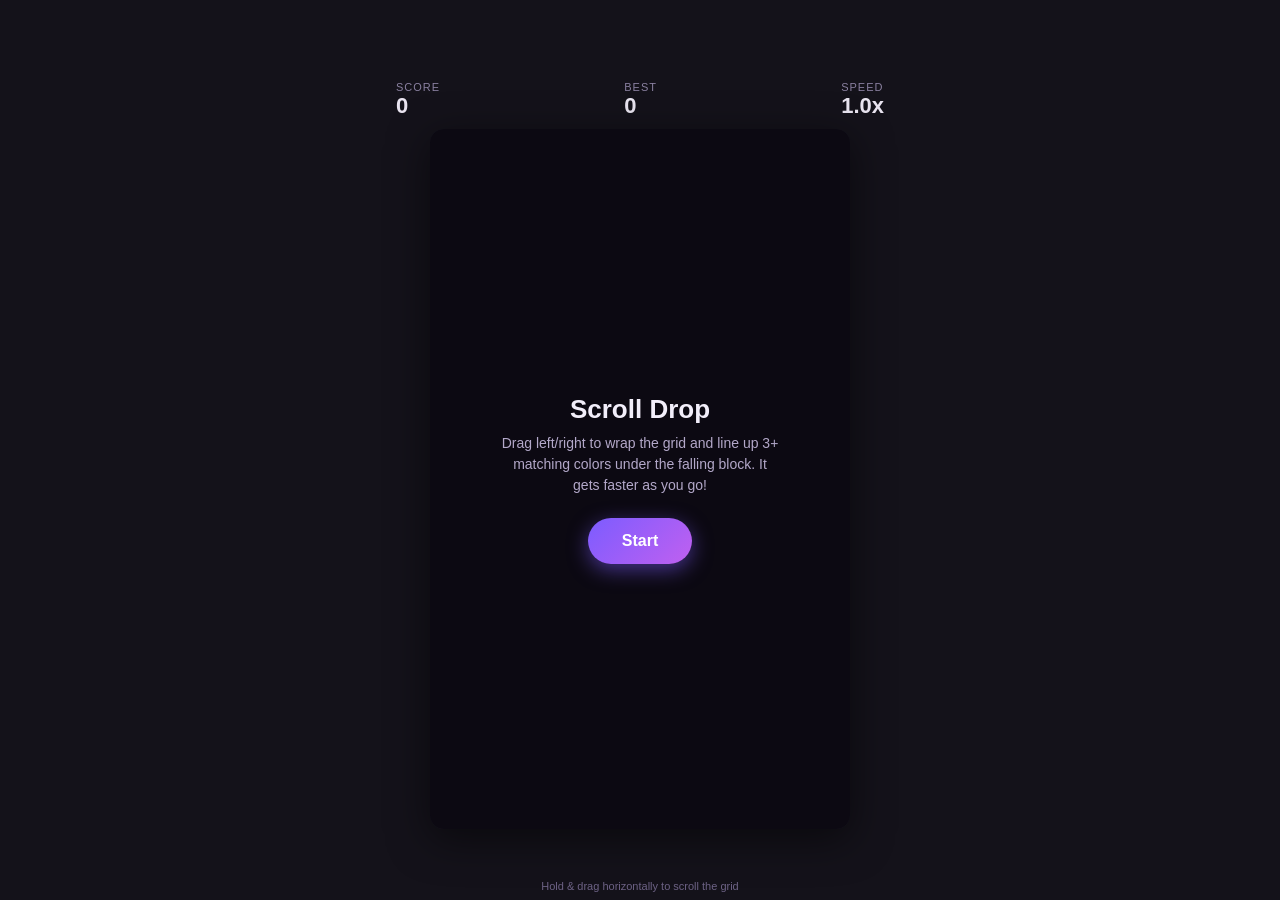
<file: games/scroll-drop/index.html>
<!DOCTYPE html>
<html lang="en">
<head>
<meta charset="UTF-8">
<meta name="viewport" content="width=device-width, initial-scale=1.0, maximum-scale=1.0, user-scalable=no">
<title>Scroll Drop</title>
<style>
  * {
    margin:0; padding:0; box-sizing:border-box; -webkit-tap-highlight-color: transparent;
    user-select:none; -webkit-user-select:none; -webkit-touch-callout:none; -webkit-user-drag:none;
  }
  html, body {
    height:100%; overflow:hidden; overscroll-behavior:none; background:#14121a; touch-action:none;
    position:fixed; inset:0; width:100%;
    font-family:-apple-system, BlinkMacSystemFont, "Segoe UI", Roboto, sans-serif;
  }
  #wrap {
    height:100%; display:flex; flex-direction:column; align-items:center; justify-content:center;
  }
  #hud {
    width:100%; max-width:520px; display:flex; justify-content:space-between; align-items:center;
    padding:10px 16px; color:#e9e4f0;
  }
  #hud .label { font-size:11px; letter-spacing:1px; text-transform:uppercase; color:#8a80a0; }
  #hud .value { font-size:22px; font-weight:700; }
  #stage { position:relative; }
  canvas { display:block; border-radius:14px; box-shadow:0 10px 40px rgba(0,0,0,0.5); background:#1c1826; touch-action:none; }
  #overlay {
    position:absolute; inset:0; display:flex; flex-direction:column; align-items:center; justify-content:center;
    background:rgba(10,8,16,0.86); border-radius:14px; color:#f2eefa; text-align:center; padding:24px;
  }
  #overlay.hidden { display:none; }
  #overlay h1 { font-size:26px; margin-bottom:8px; }
  #overlay p { font-size:14px; color:#b3a8c9; margin-bottom:18px; line-height:1.5; max-width:280px; }
  #overlay .big { font-size:40px; font-weight:800; margin-bottom:4px; color:#ffd166; }
  button#startBtn {
    background:linear-gradient(135deg,#7c5cff,#c060f0); color:white; border:none; padding:14px 34px;
    font-size:16px; font-weight:700; border-radius:30px; box-shadow:0 6px 20px rgba(124,92,255,0.5);
  }
  #shareRow { display:flex; gap:10px; margin-top:14px; }
  #shareRow.hidden { display:none; }
  #shareRow button {
    display:flex; align-items:center; gap:6px; border:none; border-radius:22px;
    padding:10px 16px; font-size:13px; font-weight:700; color:white;
  }
  #shareWhatsapp { background:#25D366; }
  #shareGeneric { background:#3a3350; color:#f2eefa; }
  #shareRow button svg { width:16px; height:16px; }
  #adSlot {
    margin-top:16px; width:100%; max-width:300px; min-height:50px;
    border:1px dashed #4a4260; border-radius:10px;
    display:flex; align-items:center; justify-content:center;
    font-size:10px; letter-spacing:1px; text-transform:uppercase; color:#5c5476;
  }
  #adSlot.hidden { display:none; }
  #hint { position:absolute; bottom:8px; left:0; right:0; text-align:center; font-size:11px; color:#6d6285; }
</style>
</head>
<body>
<div id="wrap">
  <div id="hud">
    <div><div class="label">Score</div><div class="value" id="scoreVal">0</div></div>
    <div><div class="label">Best</div><div class="value" id="bestVal">0</div></div>
    <div><div class="label">Speed</div><div class="value" id="speedVal">1.0x</div></div>
  </div>
  <div id="stage">
    <canvas id="game"></canvas>
    <div id="overlay">
      <h1 id="overlayTitle">Scroll Drop</h1>
      <p id="overlayText">Drag left/right to wrap the grid and line up 3+ matching colors under the falling block. It gets faster as you go!</p>
      <div class="big hidden" id="finalScore"></div>
      <button id="startBtn">Start</button>
      <div id="shareRow" class="hidden">
        <button id="shareWhatsapp" type="button">
          <svg viewBox="0 0 24 24" fill="white"><path d="M12.04 2C6.58 2 2.13 6.45 2.13 11.91c0 1.75.46 3.45 1.32 4.95L2 22l5.29-1.39a9.9 9.9 0 0 0 4.75 1.21h.01c5.46 0 9.9-4.45 9.9-9.91 0-2.65-1.03-5.14-2.9-7.01A9.85 9.85 0 0 0 12.04 2m0 1.67c2.2 0 4.27.86 5.82 2.42a8.18 8.18 0 0 1 2.41 5.82c0 4.54-3.7 8.24-8.24 8.24a8.2 8.2 0 0 1-4.19-1.15l-.3-.18-3.14.82.84-3.06-.2-.32a8.15 8.15 0 0 1-1.26-4.37c0-4.54 3.7-8.22 8.26-8.22"/></svg>
          WhatsApp
        </button>
        <button id="shareGeneric" type="button">Share</button>
      </div>
      <div id="adSlot" class="hidden">Ad space · 300×50</div>
    </div>
  </div>
  <div id="hint">Hold &amp; drag horizontally to scroll the grid</div>
</div>

<script>
(function(){
  const COLS = 6, ROWS = 10;
  const COLORS = [
    { name:'red',    fill:'#ff5d73', dark:'#b23448' },
    { name:'blue',   fill:'#4dabf7', dark:'#2f6fa3' },
    { name:'green',  fill:'#51cf66', dark:'#308a3d' },
    { name:'yellow', fill:'#ffd43b', dark:'#b3941f' },
    { name:'purple', fill:'#cc5de8', dark:'#8a3aa3' },
  ];

  const canvas = document.getElementById('game');
  const ctx = canvas.getContext('2d');
  const overlay = document.getElementById('overlay');
  const overlayTitle = document.getElementById('overlayTitle');
  const overlayText = document.getElementById('overlayText');
  const finalScoreEl = document.getElementById('finalScore');
  const startBtn = document.getElementById('startBtn');
  const scoreVal = document.getElementById('scoreVal');
  const bestVal = document.getElementById('bestVal');
  const speedVal = document.getElementById('speedVal');
  const shareRow = document.getElementById('shareRow');
  const shareWhatsapp = document.getElementById('shareWhatsapp');
  const shareGeneric = document.getElementById('shareGeneric');
  const adSlot = document.getElementById('adSlot');

  // Hard-lock the page: no pull-to-refresh, no page scroll/bounce, no text selection.
  document.addEventListener('touchmove', (e)=>{ e.preventDefault(); }, { passive:false });
  document.addEventListener('gesturestart', (e)=>{ e.preventDefault(); });
  document.addEventListener('contextmenu', (e)=>{ e.preventDefault(); });
  document.addEventListener('selectstart', (e)=>{ e.preventDefault(); });
  document.addEventListener('dragstart', (e)=>{ e.preventDefault(); });

  let CELL = 52;
  function resize(){
    const maxW = Math.min(window.innerWidth - 24, 420);
    CELL = Math.floor(maxW / COLS);
    canvas.width = CELL * COLS;
    canvas.height = CELL * ROWS;
  }
  resize();
  window.addEventListener('resize', resize);

  let best = 0;
  try { best = parseInt(localStorage.getItem('scrollDropBest') || '0', 10); } catch(e) { best = 0; }
  bestVal.textContent = best;

  let grid, offsetPx, dragging, dragStartX, dragAccum, falling, score, gameOver, running;
  let fallSpeed, baseFallSpeed, elapsed, lastTime, spawnCooldown;
  let clearing; // array of {r,c} currently animating clear
  let clearTimer;
  let combo = 0, comboPopup = null;
  let shakeT = 0;

  function randColor(){ return Math.floor(Math.random()*COLORS.length); }

  function colorAt(r,c){
    return grid[r][c];
  }

  // check if placing color at r,c would immediately create a 3+ run (horiz wrap or vert)
  function wouldMatch(r,c,color,tempGrid){
    const g = tempGrid || grid;
    // horizontal (wrap)
    let count = 1;
    for(let d=1; d<COLS; d++){
      const cc = ((c-d)%COLS+COLS)%COLS;
      if(g[r][cc]===color) count++; else break;
    }
    for(let d=1; d<COLS; d++){
      const cc = ((c+d)%COLS+COLS)%COLS;
      if(g[r][cc]===color) count++; else break;
    }
    if(count>=3) return true;
    // vertical (no wrap)
    count = 1;
    for(let d=1; r-d>=0; d++){ if(g[r-d][c]===color) count++; else break; }
    for(let d=1; r+d<ROWS; d++){ if(g[r+d][c]===color) count++; else break; }
    return count>=3;
  }

  function initGrid(){
    grid = [];
    for(let r=0;r<ROWS;r++) grid.push(new Array(COLS).fill(-1));
    const startRow = ROWS - 5; // fill bottom half
    for(let r=startRow;r<ROWS;r++){
      for(let c=0;c<COLS;c++){
        let color, tries=0;
        do { color = randColor(); tries++; } while(wouldMatch(r,c,color) && tries<20);
        grid[r][c] = color;
      }
    }
    // Straight-line avoidance above doesn't catch clustered (e.g. L-shaped) groups
    // that the runtime flood-fill match rule considers a match. Reroll any such
    // pre-existing groups so nothing clears itself before the player does anything.
    for(let pass=0; pass<40; pass++){
      const matched = findAllMatches();
      if(matched.length===0) break;
      for(const [r,c] of matched){
        grid[r][c] = randColor();
      }
    }
  }

  function colHeightTop(c){
    // returns topmost occupied row index for column c, or ROWS if empty
    for(let r=0;r<ROWS;r++){ if(grid[r][c] !== -1) return r; }
    return ROWS;
  }

  function currentShift(){
    return Math.round(offsetPx / CELL);
  }
  function screenToGridCol(s){
    const shift = currentShift();
    return ((s + shift) % COLS + COLS) % COLS;
  }

  function spawnPiece(){
    const screenCol = Math.floor(Math.random()*COLS);
    falling = {
      screenCol: screenCol,
      color: randColor(),
      y: -1, // in row units, fractional
    };
  }

  function reset(){
    grid = null;
    offsetPx = 0;
    dragging = false;
    score = 0;
    gameOver = false;
    running = true;
    baseFallSpeed = 1.6; // rows per second
    fallSpeed = baseFallSpeed;
    elapsed = 0;
    clearing = null;
    clearTimer = 0;
    combo = 0;
    comboPopup = null;
    initGrid();
    spawnPiece();
    updateHud();
    lastTime = performance.now();
    requestAnimationFrame(loop);
  }

  function updateHud(){
    scoreVal.textContent = score;
    bestVal.textContent = best;
    speedVal.textContent = (fallSpeed/baseFallSpeed).toFixed(1) + 'x';
  }

  // ---- input: horizontal drag to wrap-scroll ----
  function pointerX(e){
    return (e.touches ? e.touches[0].clientX : e.clientX);
  }
  canvas.addEventListener('pointerdown', (e)=>{
    if(!running) return;
    dragging = true;
    dragStartX = e.clientX;
    dragAccum = 0;
    canvas.setPointerCapture(e.pointerId);
  });
  canvas.addEventListener('pointermove', (e)=>{
    if(!dragging) return;
    const delta = e.clientX - dragStartX;
    dragStartX = e.clientX;
    dragAccum -= delta; // drag right -> reveals columns from left
    const total = CELL*COLS;
    const SNAP_THRESHOLD = CELL; // higher = more drag distance needed per column step
    while(dragAccum >= SNAP_THRESHOLD){
      offsetPx = ((offsetPx + CELL) % total + total) % total;
      dragAccum -= SNAP_THRESHOLD;
    }
    while(dragAccum <= -SNAP_THRESHOLD){
      offsetPx = ((offsetPx - CELL) % total + total) % total;
      dragAccum += SNAP_THRESHOLD;
    }
  });
  function endDrag(e){ dragging = false; }
  canvas.addEventListener('pointerup', endDrag);
  canvas.addEventListener('pointercancel', endDrag);
  canvas.addEventListener('pointerleave', endDrag);

  startBtn.addEventListener('click', ()=>{
    overlay.classList.add('hidden');
    finalScoreEl.classList.add('hidden');
    shareRow.classList.add('hidden');
    adSlot.classList.add('hidden');
    reset();
  });

  // ---- matching / clearing ----
  function floodMatch(r,c,color,visited){
    const stack = [[r,c]];
    const group = [];
    while(stack.length){
      const [cr,cc] = stack.pop();
      const key = cr+','+cc;
      if(visited.has(key)) continue;
      if(grid[cr][cc] !== color) continue;
      visited.add(key);
      group.push([cr,cc]);
      const neighbors = [
        [cr-1,cc],[cr+1,cc],
        [cr,(cc-1+COLS)%COLS],[cr,(cc+1)%COLS]
      ];
      for(const [nr,nc] of neighbors){
        if(nr<0||nr>=ROWS) continue;
        const nkey = nr+','+nc;
        if(!visited.has(nkey) && grid[nr][nc]===color) stack.push([nr,nc]);
      }
    }
    return group;
  }

  function findAllMatches(){
    const visited = new Set();
    const toClear = [];
    for(let r=0;r<ROWS;r++){
      for(let c=0;c<COLS;c++){
        if(grid[r][c]===-1) continue;
        const key = r+','+c;
        if(visited.has(key)) continue;
        const group = floodMatch(r,c,grid[r][c],visited);
        if(group.length>=3) toClear.push(...group);
      }
    }
    return toClear;
  }

  function applyGravity(){
    for(let c=0;c<COLS;c++){
      let write = ROWS-1;
      for(let r=ROWS-1;r>=0;r--){
        if(grid[r][c] !== -1){
          grid[write][c] = grid[r][c];
          if(write!==r) grid[r][c] = -1;
          write--;
        }
      }
    }
  }

  function processMatchesLoop(){
    const matched = findAllMatches();
    if(matched.length===0){
      combo = 0;
      clearing = null;
      checkGameOver();
      spawnPiece();
      return;
    }
    combo++;
    clearing = matched;
    clearTimer = 220; // ms of flash before removing
    const base = matched.length * 10 + Math.max(0,(matched.length-3))*15;
    const gained = base * combo;
    score += gained;
    if(combo > 1){
      comboPopup = { text: 'x' + combo + ' COMBO!  +' + gained, timer: 900, life: 900 };
    } else {
      comboPopup = null;
    }
    if(score>best){ best = score; try{ localStorage.setItem('scrollDropBest', String(best)); }catch(e){} }
    updateHud();
  }

  function finishClear(){
    for(const [r,c] of clearing){ grid[r][c] = -1; }
    applyGravity();
    clearing = null;
    processMatchesLoop();
  }

  function checkGameOver(){
    for(let c=0;c<COLS;c++){
      if(colHeightTop(c)===0){
        endGame();
        return;
      }
    }
  }

  function endGame(){
    running = false;
    gameOver = true;
    overlayTitle.textContent = 'Game Over';
    overlayText.textContent = 'The stack reached the top.';
    finalScoreEl.textContent = score;
    finalScoreEl.classList.remove('hidden');
    startBtn.textContent = 'Try Again';
    shareRow.classList.remove('hidden');
    adSlot.classList.remove('hidden');
    overlay.classList.remove('hidden');
  }

  function shareText(){
    return 'I scored ' + score + ' points in Scroll Drop! Can you beat it?';
  }

  shareWhatsapp.addEventListener('click', ()=>{
    const url = 'https://wa.me/?text=' + encodeURIComponent(shareText() + ' ' + location.href);
    window.open(url, '_blank');
  });

  shareGeneric.addEventListener('click', async ()=>{
    if(navigator.share){
      try {
        await navigator.share({ title:'Scroll Drop', text: shareText(), url: location.href });
      } catch(e) { /* user cancelled */ }
    } else {
      try {
        await navigator.clipboard.writeText(shareText() + ' ' + location.href);
        shareGeneric.textContent = 'Copied!';
        setTimeout(()=>{ shareGeneric.textContent = 'Share'; }, 1500);
      } catch(e) {
        window.open('https://twitter.com/intent/tweet?text=' + encodeURIComponent(shareText()), '_blank');
      }
    }
  });

  function landPiece(){
    const gc = screenToGridCol(falling.screenCol);
    const topRow = colHeightTop(gc);
    const landRow = topRow - 1;
    if(landRow < 0){
      grid[0][gc] = falling.color; // will trigger game over check
    } else {
      grid[landRow][gc] = falling.color;
    }
    falling = null;
    combo = 0;
    processMatchesLoop();
  }

  // ---- main loop ----
  function loop(now){
    if(!running){ return; }
    const dt = Math.min(now - lastTime, 50);
    lastTime = now;

    if(clearing){
      clearTimer -= dt;
      if(clearTimer<=0) finishClear();
    } else if(falling){
      elapsed += dt/1000;
      fallSpeed = baseFallSpeed + elapsed*0.045; // gradually speeds up
      fallSpeed = Math.min(fallSpeed, baseFallSpeed*10);
      falling.y += fallSpeed * (dt/1000);
      const gc = screenToGridCol(falling.screenCol);
      const topRow = colHeightTop(gc);
      if(falling.y >= topRow - 1){
        falling.y = topRow - 1;
        landPiece();
      }
      updateHud();
    }

    if(comboPopup){
      comboPopup.timer -= dt;
      if(comboPopup.timer<=0) comboPopup = null;
    }

    draw();
    requestAnimationFrame(loop);
  }

  function drawCell(x,y,size,colorIdx,alpha){
    if(colorIdx===-1) return;
    const col = COLORS[colorIdx];
    ctx.save();
    ctx.globalAlpha = alpha===undefined?1:alpha;
    const pad = 3;
    const r = 8;
    roundRect(x+pad, y+pad, size-pad*2, size-pad*2, r);
    const grad = ctx.createLinearGradient(x,y,x,y+size);
    grad.addColorStop(0, col.fill);
    grad.addColorStop(1, col.dark);
    ctx.fillStyle = grad;
    ctx.fill();
    ctx.restore();
  }

  function roundRect(x,y,w,h,r){
    ctx.beginPath();
    ctx.moveTo(x+r,y);
    ctx.arcTo(x+w,y,x+w,y+h,r);
    ctx.arcTo(x+w,y+h,x,y+h,r);
    ctx.arcTo(x,y+h,x,y,r);
    ctx.arcTo(x,y,x+w,y,r);
    ctx.closePath();
  }

  function draw(){
    if(!grid) return; // nothing to draw before the first game starts
    ctx.clearRect(0,0,canvas.width,canvas.height);
    // background grid lines
    ctx.fillStyle = '#1c1826';
    ctx.fillRect(0,0,canvas.width,canvas.height);

    const shiftFrac = offsetPx % CELL; // sub-cell smooth offset within a column step
    const shift = currentShift();

    const flashOn = clearing && Math.floor(clearTimer/70)%2===0;
    const clearSet = clearing ? new Set(clearing.map(([r,c])=>r+','+c)) : null;

    for(let r=0;r<ROWS;r++){
      for(let s=0;s<COLS;s++){
        const gc = ((s+shift)%COLS+COLS)%COLS;
        const x = s*CELL - (offsetPx - shift*CELL);
        const y = r*CELL;
        const colorIdx = grid[r][gc];
        const isClearing = clearSet && clearSet.has(r+','+gc);
        if(isClearing){
          drawCell(x,y,CELL,colorIdx, flashOn?1:0.25);
        } else {
          drawCell(x,y,CELL,colorIdx,1);
        }
      }
    }

    // subtle column separators
    ctx.strokeStyle = 'rgba(255,255,255,0.04)';
    ctx.lineWidth = 1;
    for(let s=1;s<COLS;s++){
      const x = s*CELL - (offsetPx - shift*CELL);
      ctx.beginPath(); ctx.moveTo(x,0); ctx.lineTo(x,canvas.height); ctx.stroke();
    }

    // falling piece
    if(falling){
      const x = falling.screenCol*CELL;
      const y = falling.y*CELL;
      drawCell(x,y,CELL,falling.color,1);
      // ghost trail indicator at top
      ctx.save();
      ctx.globalAlpha = 0.5;
      ctx.fillStyle = COLORS[falling.color].fill;
      ctx.fillRect(x+CELL*0.42, 0, CELL*0.16, Math.max(0,y));
      ctx.restore();
    }

    // combo popup
    if(comboPopup){
      const t = comboPopup.timer / comboPopup.life; // 1 -> 0
      const alpha = Math.min(1, t*2.2);
      const scale = 1 + (1-t)*0.35;
      ctx.save();
      ctx.globalAlpha = alpha;
      ctx.translate(canvas.width/2, canvas.height*0.32);
      ctx.scale(scale, scale);
      ctx.textAlign = 'center';
      ctx.font = '800 ' + Math.round(CELL*0.5) + 'px -apple-system, sans-serif';
      ctx.lineWidth = 5;
      ctx.strokeStyle = 'rgba(20,15,30,0.85)';
      ctx.strokeText(comboPopup.text, 0, 0);
      ctx.fillStyle = '#ffd166';
      ctx.fillText(comboPopup.text, 0, 0);
      ctx.restore();
    }
  }

  draw();
})();
</script>
</body>
</html>
</file>
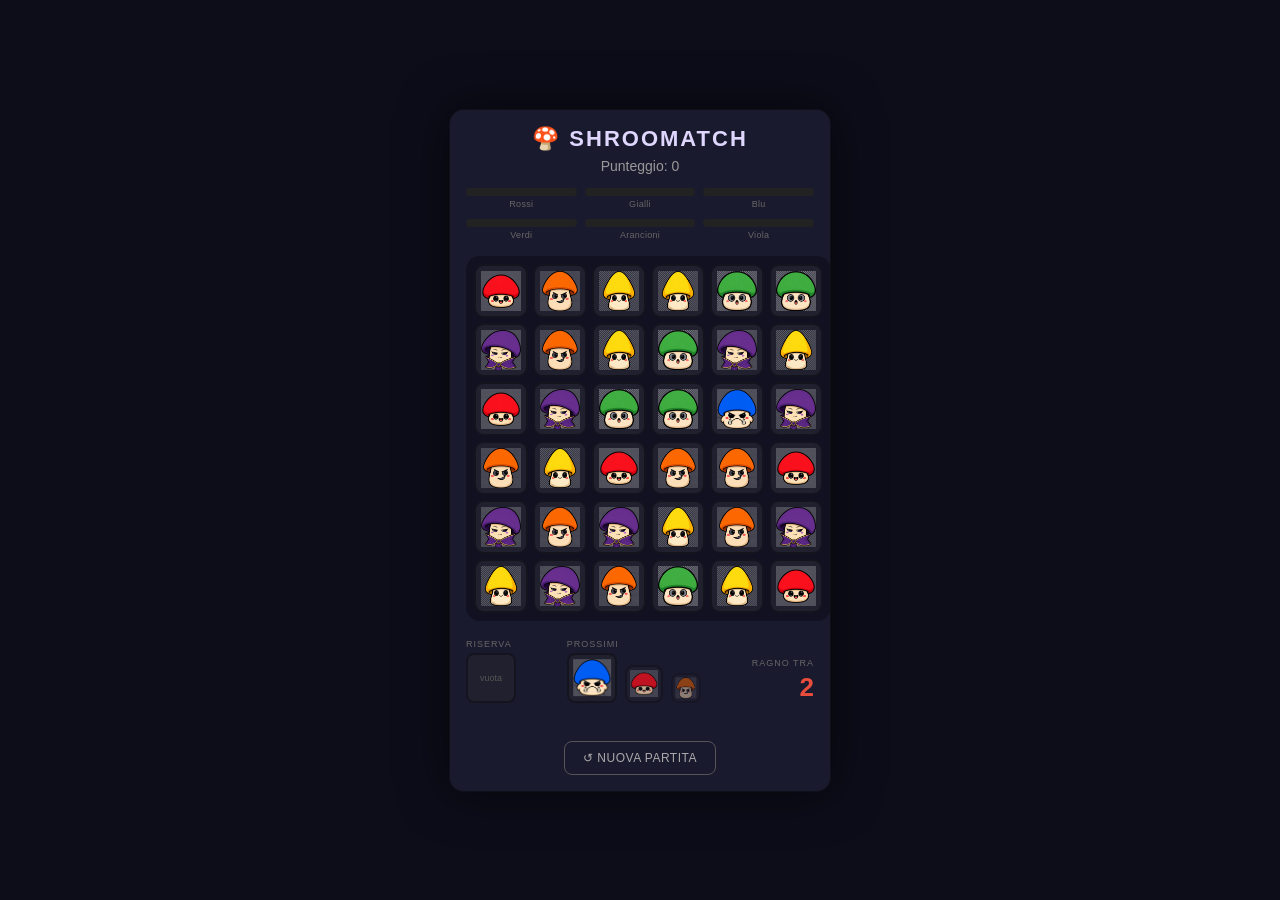
<file: games/shroomatch/index.html>
<!DOCTYPE html>
<html lang="it">
<head>
<meta charset="UTF-8">
<meta name="viewport" content="width=device-width, initial-scale=1.0, user-scalable=no">
<title>Shroomatch</title>
<style>
  :root { --cell: 54px; --gap: 5px; }
  * { box-sizing: border-box; }
  html, body {
    margin: 0; padding: 0; background: #0d0d1a; min-height: 100vh;
    display: flex; align-items: center; justify-content: center;
    font-family: 'Segoe UI', sans-serif; color: #ccc;
  }
  #app {
    width: 380px; padding: 16px; background: #1a1a2e; border-radius: 14px;
    box-shadow: 0 0 50px rgba(0,0,0,.65), 0 0 0 1px rgba(255,255,255,.04);
    position: relative; overflow: hidden;
  }
  h1 { text-align: center; font-size: 22px; letter-spacing: 2px; color: #e0d7ff; margin: 0 0 6px; }
  #score { text-align: center; font-size: 14px; color: #999; margin-bottom: 14px; }

  #powerbars { display: grid; grid-template-columns: repeat(3, 1fr); gap: 10px 8px; margin-bottom: 16px; }
  .pb { display: flex; flex-direction: column; align-items: center; gap: 3px; }
  .pb-track { width: 100%; height: 8px; background: #222; border-radius: 4px; overflow: hidden; }
  .pb-fill { height: 100%; width: 0%; border-radius: 4px; transition: width .25s ease; }
  .pb-label { font-size: 9px; letter-spacing: .3px; color: #666; transition: color .2s ease; }
  .pb-label.full { color: #fff; }

  #board {
    display: grid; grid-template-columns: repeat(6, var(--cell)); grid-template-rows: repeat(6, var(--cell));
    gap: var(--gap); justify-content: center;
    background: #111122; border-radius: 14px; padding: 8px; margin: 0 auto 18px; width: max-content;
  }
  .cell {
    position: relative; width: var(--cell); height: var(--cell);
    border-radius: 10px; background: #20202f; border: 2px solid #14141f; cursor: pointer;
  }
  .cell.empty { background: #14141f; border-color: #0a0a12; cursor: default; }
  .cell.black { background: #1c1c1c; border-color: #000; }
  .cell img {
    position: absolute; top: 50%; left: 50%; transform: translate(-50%, -50%);
    object-fit: contain; pointer-events: none;
  }
  .cell img.mush { width: 80%; height: 80%; }
  .cell img.icon { width: 58%; height: 58%; }
  .cell img.icon.big { width: 82%; height: 82%; }

  #controls { display: flex; align-items: flex-end; justify-content: space-between; margin-bottom: 10px; }
  .col-label { font-size: 9px; letter-spacing: 1px; color: #666; margin-bottom: 4px; display: block; }
  #reserveWrap, #queueWrap { display: flex; flex-direction: column; align-items: flex-start; }
  #queue { display: flex; align-items: flex-end; gap: 8px; }

  .token {
    position: relative; border-radius: 8px; background: #20202f; border: 2px solid #14141f;
    display: flex; align-items: center; justify-content: center;
  }
  .token img {
    position: absolute; top: 50%; left: 50%; transform: translate(-50%, -50%);
    width: 82%; height: 82%; object-fit: contain; pointer-events: none;
  }
  .token span { font-size: 9px; color: #555; }
  .token.reserve { width: 50px; height: 50px; cursor: pointer; }
  .q0 { width: 50px; height: 50px; opacity: 1; }
  .q1 { width: 38px; height: 38px; opacity: .75; }
  .q2 { width: 30px; height: 30px; opacity: .5; }
  .token.witch { background: #2c2c54; }
  .token.bomber { background: #5c2c2c; }

  #spiderWrap { text-align: right; }
  #spiderCountdown { font-size: 26px; font-weight: 800; color: #e74c3c; display: block; }

  #feedback { text-align: center; font-size: 13px; color: #888; min-height: 18px; margin-bottom: 10px; }

  .btn {
    display: block; margin: 0 auto; padding: 9px 18px; border-radius: 8px;
    background: transparent; border: 1.5px solid #555; color: #aaa; font-size: 12px;
    letter-spacing: .5px; cursor: pointer; font-family: inherit;
  }
  .btn:hover { border-color: #888; color: #fff; }

  #gameOver {
    position: absolute; inset: 0; background: rgba(0,0,0,.85);
    display: none; flex-direction: column; align-items: center; justify-content: center; gap: 14px;
    border-radius: 14px;
  }
  #gameOver.show { display: flex; }
  #gameOver h2 { color: #e74c3c; font-size: 28px; letter-spacing: 3px; margin: 0; }
  #gameOver p { color: #ccc; font-size: 16px; margin: 0; }
  #gameOver .btn { background: #e74c3c; border-color: #e74c3c; color: #fff; padding: 12px 28px; font-size: 14px; }

  #loading {
    position: absolute; inset: 0; display: flex; align-items: center; justify-content: center;
    background: #1a1a2e; color: #aaa; font-size: 13px; text-align: center; padding: 24px;
    border-radius: 14px; white-space: pre-line; line-height: 1.5;
  }
  #loading.hide { display: none; }
</style>
</head>
<body>
<div id="app">
  <h1>🍄 SHROOMATCH</h1>
  <div id="score">Punteggio: 0</div>
  <div id="powerbars"></div>
  <div id="board"></div>
  <div id="controls">
    <div id="reserveWrap">
      <span class="col-label">RISERVA</span>
      <div class="token reserve" id="reserveToken"><img></div>
    </div>
    <div id="queueWrap">
      <span class="col-label">PROSSIMI</span>
      <div id="queue"></div>
    </div>
    <div id="spiderWrap">
      <span class="col-label">RAGNO TRA</span>
      <span id="spiderCountdown">2</span>
    </div>
  </div>
  <div id="feedback"></div>
  <button class="btn" id="newGameBtn">↺ NUOVA PARTITA</button>

  <div id="gameOver">
    <h2>GAME OVER</h2>
    <p id="finalScore"></p>
    <button class="btn" id="retryBtn">RIGIOCA</button>
  </div>

  <div id="loading">Caricamento asset…</div>
</div>

<script>
'use strict';

/* ═══════════════════════════════════════════════════════
   SHROOMATCH — versione HTML/CSS/JS puro (niente canvas/WebGL)
   Stessa logica di gioco già validata nella versione PixiJS,
   qui applicata a un rendering DOM nativo: più semplice e
   robusto per una griglia 2D con PNG statici.
   ═══════════════════════════════════════════════════════ */

// ── COSTANTI ─────────────────────────────────────────────
const ROWS = 6, COLS = 6;
const SPIDER_EVERY = 2;
const ANIM_MS    = 200;
const CASCADE_MS = 260;
const POWER_MAX  = 20;

const SPIDER_THRESHOLDS = [
  { min: 2000, level: 4 },
  { min: 1500, level: 3 },
  { min: 500,  level: 2 },
  { min: 0,    level: 1 },
];

const COLORS = {
  red: 0xe74c3c, yellow: 0xf1c40f, blue: 0x3498db,
  green: 0x2ecc71, orange: 0xe67e22, purple: 0x9b59b6,
};
const COLOR_NAMES  = Object.keys(COLORS);
const COLOR_LABELS = { red: 'Rossi', yellow: 'Gialli', blue: 'Blu', green: 'Verdi', orange: 'Arancioni', purple: 'Viola' };
function cssColor(hex) { return '#' + hex.toString(16).padStart(6, '0'); }

// ═══════════════════════════════════════════════════════
// ASSET — stessa struttura di cartelle già in uso
//   assets/mushrooms/{colore}.png / {colore}_scared.png
//   assets/spiders/spider1.png, spider2.png, spider3.png, caterpillar.png
//   assets/bombs/bomb_h.png, bomb_v.png, bomb_cross.png
//   assets/specials/witch.png, bomber.png, web.png, petrified.png
// ═══════════════════════════════════════════════════════
const SPIDER_FILES = { 1: 'spider1.png', 2: 'spider2.png', 3: 'spider3.png', 4: 'caterpillar.png' };
const BOMB_FILES   = { h: 'bomb_h.png', v: 'bomb_v.png', cross: 'bomb_cross.png' };

function buildAssetManifest() {
  const manifest = {};
  COLOR_NAMES.forEach(name => {
    manifest['mushroom_' + name]             = 'assets/mushrooms/' + name + '.png';
    manifest['mushroom_' + name + '_scared'] = 'assets/mushrooms/' + name + '_scared.png';
  });
  Object.keys(SPIDER_FILES).forEach(lvl => { manifest['spider_' + lvl] = 'assets/spiders/' + SPIDER_FILES[lvl]; });
  Object.keys(BOMB_FILES).forEach(bt => { manifest['bomb_' + bt] = 'assets/bombs/' + BOMB_FILES[bt]; });
  manifest.witch     = 'assets/specials/witch.png';
  manifest.bomber    = 'assets/specials/bomber.png';
  manifest.web       = 'assets/specials/web.png';
  manifest.petrified = 'assets/specials/petrified.png';
  return manifest;
}

function loadImageEl(url) {
  return new Promise((resolve, reject) => {
    const img = new Image();
    img.onload = () => resolve(img);
    img.onerror = () => reject(new Error('Impossibile caricare: ' + url));
    img.src = url;
  });
}

// Rende trasparente lo sfondo pieno (bianco o altra tinta chiara) di una
// PNG, rilevando automaticamente il colore di sfondo dai 4 angoli
// dell'immagine. Elaborazione una tantum su canvas, poi si usa il
// risultato (data URL) come src di un normale <img>.
function keyOutBackground(img, tolerance) {
  tolerance = tolerance === undefined ? 40 : tolerance;
  const w = img.naturalWidth || img.width;
  const h = img.naturalHeight || img.height;
  const canvas = document.createElement('canvas');
  canvas.width = w; canvas.height = h;
  const ctx = canvas.getContext('2d');
  ctx.drawImage(img, 0, 0, w, h);

  let imgData;
  try {
    imgData = ctx.getImageData(0, 0, w, h);
  } catch (e) {
    console.warn('Impossibile leggere i pixel (CORS?), sfondo non rimosso per', img.src);
    return img.src;
  }
  const data = imgData.data;
  const px = (x, y) => (y * w + x) * 4;
  const corners = [px(0, 0), px(w - 1, 0), px(0, h - 1), px(w - 1, h - 1)];
  let br = 0, bg = 0, bb = 0;
  corners.forEach(i => { br += data[i]; bg += data[i + 1]; bb += data[i + 2]; });
  br /= 4; bg /= 4; bb /= 4;

  for (let i = 0; i < data.length; i += 4) {
    const dr = data[i] - br, dg = data[i + 1] - bg, db = data[i + 2] - bb;
    const dist = Math.sqrt(dr * dr + dg * dg + db * db);
    if (dist < tolerance) data[i + 3] = Math.round(data[i + 3] * (dist / tolerance));
  }
  ctx.putImageData(imgData, 0, 0);
  return canvas.toDataURL('image/png');
}

async function loadKeyedDataUrl(url) {
  const img = await loadImageEl(url);
  return keyOutBackground(img);
}

let TEX = null;
async function loadAssets() {
  const manifest = buildAssetManifest();
  const entries = Object.entries(manifest);
  const loaded = {};
  await Promise.all(entries.map(async ([key, url]) => { loaded[key] = await loadKeyedDataUrl(url); }));

  TEX = { mushroom: {}, mushroomScared: {}, spider: {}, bomb: {} };
  COLOR_NAMES.forEach(name => {
    TEX.mushroom[name]       = loaded['mushroom_' + name];
    TEX.mushroomScared[name] = loaded['mushroom_' + name + '_scared'];
  });
  Object.keys(SPIDER_FILES).forEach(lvl => { TEX.spider[lvl] = loaded['spider_' + lvl]; });
  Object.keys(BOMB_FILES).forEach(bt => { TEX.bomb[bt] = loaded['bomb_' + bt]; });
  TEX.witch = loaded.witch; TEX.bomber = loaded.bomber;
  TEX.web = loaded.web; TEX.petrified = loaded.petrified;
}

// ── ANIMAZIONI (Web Animations API) ──────────────────────
function popIn(el) {
  el.animate([{ transform: 'scale(0.15)' }, { transform: 'scale(1)' }],
    { duration: 240, easing: 'cubic-bezier(.34,1.56,.64,1)' });
}
function pulseOnce(el, peak, dur) {
  peak = peak || 1.28; dur = dur || ANIM_MS;
  el.animate([{ transform: 'scale(1)' }, { transform: 'scale(' + peak + ')' }, { transform: 'scale(1)' }],
    { duration: dur, easing: 'ease-out' });
}
function flashTint(el, colorHex, ms) {
  ms = ms || 380;
  const css = cssColor(colorHex);
  el.style.boxShadow = `0 0 0 3px ${css}aa, 0 0 14px 3px ${css}66`;
  setTimeout(() => { el.style.boxShadow = ''; }, ms);
}

// ── ELEMENTI DOM ──────────────────────────────────────────
const scoreEl = document.getElementById('score');
const boardEl = document.getElementById('board');
const feedbackEl = document.getElementById('feedback');
const spiderCountdownEl = document.getElementById('spiderCountdown');
const reserveEl = document.getElementById('reserveToken');
const queueContainerEl = document.getElementById('queue');
const powerBarsEl = document.getElementById('powerbars');
const gameOverEl = document.getElementById('gameOver');
const finalScoreEl = document.getElementById('finalScore');
const loadingEl = document.getElementById('loading');

const cellEls = [];
for (let r = 0; r < ROWS; r++) {
  cellEls[r] = [];
  for (let c = 0; c < COLS; c++) {
    const el = document.createElement('div');
    el.className = 'cell';
    el.innerHTML = '<img class="mush"><img class="icon">';
    el.addEventListener('click', () => onCellClick(r, c));
    boardEl.appendChild(el);
    cellEls[r][c] = el;
  }
}

const queueEls = [0, 1, 2].map(i => {
  const el = document.createElement('div');
  el.className = 'token q' + i;
  el.innerHTML = '<img>';
  queueContainerEl.appendChild(el);
  return el;
});
reserveEl.addEventListener('click', () => onReserveClick());

const PB_ORDER = ['red', 'yellow', 'blue', 'green', 'orange', 'purple'];
const powerBarEls = {};
PB_ORDER.forEach(name => {
  const wrap = document.createElement('div');
  wrap.className = 'pb';
  const track = document.createElement('div');
  track.className = 'pb-track';
  const fill = document.createElement('div');
  fill.className = 'pb-fill';
  fill.style.background = cssColor(COLORS[name]);
  track.appendChild(fill);
  const label = document.createElement('div');
  label.className = 'pb-label';
  label.textContent = COLOR_LABELS[name];
  wrap.appendChild(track); wrap.appendChild(label);
  powerBarsEl.appendChild(wrap);
  powerBarEls[name] = { fill, label };
});
function setPowerBar(name, pct) {
  powerBarEls[name].fill.style.width = Math.max(0, Math.min(1, pct)) * 100 + '%';
  powerBarEls[name].label.classList.toggle('full', pct >= 1);
}

document.getElementById('newGameBtn').addEventListener('click', () => newGame());
document.getElementById('retryBtn').addEventListener('click', () => newGame());

// ── FEEDBACK ──────────────────────────────────────────────
let feedbackTimer = null;
function feedback(msg, colorHex, ms) {
  clearTimeout(feedbackTimer);
  feedbackEl.textContent = msg;
  feedbackEl.style.color = colorHex === undefined ? '#888' : cssColor(colorHex);
  if (ms) feedbackTimer = setTimeout(() => { feedbackEl.textContent = ''; }, ms);
}

// ── STATO DI GIOCO ────────────────────────────────────────
let grid, queue, reserve, score, tapCount, gameOver, busy, cascading;
let needSpiderMove, needSpawn, spiderSeq, powerCharge;

function mkEmptyCell() { return { color: null, bomb: null, spider: 0, spiderId: 0, web: false, black: false, empty: true }; }
function mkCell(color) { return { color: color || rndColor(), bomb: null, spider: 0, spiderId: 0, web: false, black: false, empty: false }; }
function rndColor() { return COLOR_NAMES[Math.floor(Math.random() * COLOR_NAMES.length)]; }
function rndToken() {
  const r = Math.random();
  if (r < 1 / 7) return 'witch';
  if (r < 2 / 7) return 'bomber';
  return rndColor();
}

// ── RENDER CELLE / TOKEN ──────────────────────────────────
function renderCell(r, c) {
  const d = grid[r][c];
  const el = cellEls[r][c];
  el.className = 'cell';
  el.style.transform = '';
  const mush = el.querySelector('.mush');
  const icon = el.querySelector('.icon');
  mush.style.display = 'none';
  icon.style.display = 'none';
  icon.classList.remove('big');

  if (d.empty) { el.classList.add('empty'); return; }
  if (d.black && !d.spider) {
    el.classList.add('black');
    icon.src = TEX.petrified;
    icon.classList.add('big');
    icon.style.display = 'block';
    return;
  }

  const scared = !!(d.spider || d.web);
  mush.src = scared ? TEX.mushroomScared[d.color] : TEX.mushroom[d.color];
  mush.style.display = 'block';

  if (d.bomb) { icon.src = TEX.bomb[d.bomb]; icon.style.display = 'block'; }
  else if (d.spider) { icon.src = TEX.spider[d.spider]; icon.style.display = 'block'; }
  else if (d.web) { icon.src = TEX.web; icon.style.display = 'block'; }
}
function renderAllCells() { for (let r = 0; r < ROWS; r++) for (let c = 0; c < COLS; c++) renderCell(r, c); }

function renderToken(el, token) {
  el.classList.remove('witch', 'bomber');
  const img = el.querySelector('img');
  let span = el.querySelector('span');

  if (!token) {
    img.style.display = 'none';
    if (!span) { span = document.createElement('span'); span.textContent = 'vuota'; el.appendChild(span); }
    span.style.display = 'block';
    return;
  }
  if (span) span.style.display = 'none';
  img.style.display = 'block';

  if (token === 'witch') { el.classList.add('witch'); img.src = TEX.witch; return; }
  if (token === 'bomber') { el.classList.add('bomber'); img.src = TEX.bomber; return; }
  img.src = TEX.mushroom[token];
}
function renderQueueUI() { queueEls.forEach((el, i) => renderToken(el, queue[i])); }
function renderReserveUI() { renderToken(reserveEl, reserve); }
function renderCountdown() {
  const remaining = SPIDER_EVERY - (tapCount % SPIDER_EVERY);
  spiderCountdownEl.textContent = String(remaining);
  if (remaining === 1) pulseOnce(spiderCountdownEl, 1.4, 300);
}

// ── MATCH DETECTION ───────────────────────────────────────
function canMatch(r, c) {
  const d = grid[r][c];
  return !d.black && !d.bomb && !d.empty;
}
function findMatches() {
  const runs = [];
  for (let r = 0; r < ROWS; r++) {
    let s = 0;
    for (let c = 1; c <= COLS; c++) {
      const cont = c < COLS && canMatch(r, c) && canMatch(r, c - 1) && grid[r][c].color === grid[r][c - 1].color;
      if (!cont) {
        if (c - s >= 3 && canMatch(r, s)) runs.push({ cells: Array.from({ length: c - s }, (_, i) => ({ r, c: s + i })), dir: 'h' });
        s = c;
      }
    }
  }
  for (let c = 0; c < COLS; c++) {
    let s = 0;
    for (let r = 1; r <= ROWS; r++) {
      const cont = r < ROWS && canMatch(r, c) && canMatch(r - 1, c) && grid[r][c].color === grid[r - 1][c].color;
      if (!cont) {
        if (r - s >= 3 && canMatch(s, c)) runs.push({ cells: Array.from({ length: r - s }, (_, i) => ({ r: s + i, c })), dir: 'v' });
        s = r;
      }
    }
  }
  if (!runs.length) return [];

  const cellToRun = {};
  runs.forEach((run, idx) => run.cells.forEach(({ r, c }) => {
    const k = r + ',' + c;
    (cellToRun[k] = cellToRun[k] || []).push(idx);
  }));

  const used = new Set(), merged = [];
  runs.forEach((run, idx) => {
    if (used.has(idx)) return;
    const group = new Set([idx]);
    run.cells.forEach(({ r, c }) => (cellToRun[r + ',' + c] || []).forEach(j => group.add(j)));
    group.forEach(j => used.add(j));

    const allCells = new Map();
    const dirs = new Set();
    group.forEach(j => {
      runs[j].cells.forEach(cell => allCells.set(cell.r + ',' + cell.c, cell));
      dirs.add(runs[j].dir);
    });

    const cells = [...allCells.values()];
    const type = dirs.size > 1 ? 'cross' : (cells.length > 3 ? runs[[...group][0]].dir : 'none');
    merged.push({ cells, type });
  });
  return merged;
}
function bombType(match) {
  if (match.type === 'cross') return 'cross';
  if (match.type === 'h' && match.cells.length >= 4) return 'h';
  if (match.type === 'v' && match.cells.length >= 4) return 'v';
  return null;
}

// ── SPAWN / CASCATA ───────────────────────────────────────
function spawnCells(keys, bombPlacements) {
  const played = new Set();
  keys.forEach(key => {
    const [r, c] = key.split(',').map(Number);
    if (grid[r][c].empty) return;
    grid[r][c] = mkCell();
    const color = grid[r][c].color;
    renderCell(r, c);
    popIn(cellEls[r][c]);
    if (!played.has(color)) { playMatchSound(color); played.add(color); }
  });
  bombPlacements.forEach(({ r, c, type, color }) => {
    grid[r][c] = mkCell(color);
    grid[r][c].bomb = type;
    renderCell(r, c);
    popIn(cellEls[r][c]);
  });
}

function resolveBoard() {
  const matches = findMatches();
  if (!matches.length) { tryMoveSpiders(); return; }

  cascading++;
  const toSpawn = new Set();
  const bombs = [];

  matches.forEach(match => {
    const bt = bombType(match);
    match.cells.forEach(({ r, c }) => {
      toSpawn.add(r + ',' + c);
      pulseOnce(cellEls[r][c], 1.25, ANIM_MS);
    });
    if (bt) {
      const mid = match.cells[Math.floor(match.cells.length / 2)];
      bombs.push({ r: mid.r, c: mid.c, type: bt, color: grid[mid.r][mid.c].color });
    }
  });

  setTimeout(() => {
    spawnCells(toSpawn, bombs);
    cascading--;
    setTimeout(resolveBoard, CASCADE_MS);
  }, ANIM_MS);
}

function applyMatches(matches, tapR, tapC) {
  if (!matches.length) return false;

  const toSpawn = new Set();
  const bombs = [];

  matches.forEach(match => {
    const bt = bombType(match);
    match.cells.forEach(({ r, c }) => {
      toSpawn.add(r + ',' + c);
      pulseOnce(cellEls[r][c], 1.25, ANIM_MS);
    });
    if (bt) {
      const inMatch = tapR !== undefined && match.cells.some(d => d.r === tapR && d.c === tapC);
      const pos = inMatch ? { r: tapR, c: tapC } : match.cells[Math.floor(match.cells.length / 2)];
      bombs.push({ r: pos.r, c: pos.c, type: bt, color: grid[pos.r][pos.c].color });
    }
  });

  score += toSpawn.size * 10;
  scoreEl.textContent = 'Punteggio: ' + score;

  const firstCell = matches[0].cells[0];
  playMatchSound(grid[firstCell.r][firstCell.c].color);

  if (bombs.length) {
    feedback(bombs.map(b => b.type === 'cross' ? '✛ Croce!' : b.type === 'h' ? '↔ Riga!' : '↕ Col.!').join(' '), 0xffd700, 1500);
  } else {
    feedback('+' + toSpawn.size * 10, 0xaaaaaa, 1200);
  }

  cascading++;
  setTimeout(() => {
    spawnCells(toSpawn, bombs);
    cascading--;
    setTimeout(resolveBoard, CASCADE_MS);
  }, ANIM_MS);

  const hasGood = matches.some(m => m.type !== 'none');

  matches.forEach(match => {
    const colorCount = {};
    match.cells.forEach(({ r, c }) => {
      const col = grid[r] && grid[r][c] ? grid[r][c].color : null;
      if (col) colorCount[col] = (colorCount[col] || 0) + 1;
    });
    Object.entries(colorCount).forEach(([col, amt]) => addPowerCharge(col, amt));
  });

  return hasGood ? 'good' : 'small';
}

// ── BOMBE ─────────────────────────────────────────────────
function explodeBomb(r, c, exploded) {
  if (!exploded) exploded = new Set();
  const key = r + ',' + c;
  if (exploded.has(key)) return;
  exploded.add(key);

  const bt = grid[r][c].bomb;
  if (!bt) return;

  const hit = new Set();
  if (bt === 'h' || bt === 'cross') for (let cc = 0; cc < COLS; cc++) { if (!grid[r][cc].empty) hit.add(r + ',' + cc); }
  if (bt === 'v' || bt === 'cross') for (let rr = 0; rr < ROWS; rr++) { if (!grid[rr][c].empty) hit.add(rr + ',' + c); }

  const chain = [];
  hit.forEach(k => {
    const [rr, cc] = k.split(',').map(Number);
    if ((rr !== r || cc !== c) && grid[rr][cc].bomb && !exploded.has(k)) chain.push({ r: rr, c: cc });
  });

  hit.forEach(k => {
    const [rr, cc] = k.split(',').map(Number);
    const d = grid[rr][cc];
    if (d.spider) { d.spider = 0; d.spiderId = 0; }
    d.web = false; d.black = false;
  });

  hit.forEach(k => {
    const [rr, cc] = k.split(',').map(Number);
    pulseOnce(cellEls[rr][cc], 1.4, ANIM_MS);
  });

  score += hit.size * 10;
  scoreEl.textContent = 'Punteggio: ' + score;
  playBombSound(bt);

  const label = bt === 'cross' ? '✛ Croce' : bt === 'h' ? '↔ Riga' : '↕ Col.';
  feedback(label + (chain.length ? ' 💥 Catena!' : '! +' + hit.size * 10), 0xffd700, 1500);

  chain.forEach(({ r: rr, c: cc }) => explodeBomb(rr, cc, exploded));

  cascading++;
  setTimeout(() => {
    hit.forEach(k => {
      const [rr, cc] = k.split(',').map(Number);
      const col = grid[rr][cc] ? grid[rr][cc].color : null;
      if (col) addPowerCharge(col, 1);
    });
    spawnCells(hit, []);
    cascading--;
    setTimeout(resolveBoard, CASCADE_MS);
  }, ANIM_MS);
}

// ── RAGNI ─────────────────────────────────────────────────
function currentSpiderLevel() {
  for (const { min, level } of SPIDER_THRESHOLDS) if (score >= min) return level;
  return 1;
}
function freeCells() {
  const free = [];
  for (let r = 0; r < ROWS; r++) for (let c = 0; c < COLS; c++) {
    const d = grid[r][c];
    if (!d.spider && !d.web && !d.black && !d.bomb && !d.empty) free.push({ r, c });
  }
  return free;
}
function spawnSpider() {
  const lvl = currentSpiderLevel();
  const free = freeCells();
  if (!free.length) { triggerGameOver(); return; }

  const pos = free[Math.floor(Math.random() * free.length)];
  spiderSeq++;
  grid[pos.r][pos.c].spider = lvl;
  grid[pos.r][pos.c].spiderId = spiderSeq;
  renderCell(pos.r, pos.c);
  popIn(cellEls[pos.r][pos.c]);

  const msg = lvl === 3 ? '💀 Ragno nero!' : lvl === 2 ? '🕷 Ragno velenoso!' : '🕷 Ragno!';
  feedback(msg, 0xe74c3c, 1800);

  checkStalemate();
  if (freeCells().length === 0) triggerGameOver();
}

function scheduleMoveSpiders() { needSpiderMove = true; tryMoveSpiders(); }
function tryMoveSpiders() {
  if (cascading > 0 || !needSpiderMove) return;
  needSpiderMove = false;
  moveSpiders();
  if (needSpawn) { needSpawn = false; spawnSpider(); }
  busy = false;
}

function moveSpiders() {
  const spiders = [];
  for (let r = 0; r < ROWS; r++) for (let c = 0; c < COLS; c++)
    if (grid[r][c].spider) spiders.push({ r, c, lvl: grid[r][c].spider, sid: grid[r][c].spiderId });
  if (!spiders.length) return;

  spiders.forEach(({ r, c, lvl }) => {
    grid[r][c].spider = 0; grid[r][c].spiderId = 0;
    if (lvl === 2) grid[r][c].web = true;
    if (lvl === 3) grid[r][c].black = true;
    if (lvl === 4) grid[r][c] = mkEmptyCell();
  });

  const taken = new Set();
  spiders.forEach(({ r, c, lvl, sid }) => {
    if (lvl === 4) return;
    const free = [];
    for (let rr = 0; rr < ROWS; rr++) for (let cc = 0; cc < COLS; cc++) {
      const k = rr + ',' + cc;
      const d = grid[rr][cc];
      if (!d.web && !d.black && !d.bomb && !d.spider && !d.empty && !taken.has(k)) free.push({ r: rr, c: cc });
    }
    if (!free.length) return;
    const dest = free[Math.floor(Math.random() * free.length)];
    taken.add(dest.r + ',' + dest.c);
    grid[dest.r][dest.c].spider = lvl;
    grid[dest.r][dest.c].spiderId = sid;
  });

  renderAllCells();
  if (freeCells().length === 0) triggerGameOver();
}

function checkStalemate() {
  const nextColor = queue[0];
  const reserveColor = reserve;
  if (nextColor === 'witch' || nextColor === 'bomber') return;

  const available = new Set([nextColor]);
  if (reserveColor && reserveColor !== 'witch' && reserveColor !== 'bomber') available.add(reserveColor);

  for (let r = 0; r < ROWS; r++) for (let c = 0; c < COLS; c++) {
    const d = grid[r][c];
    if (!d.spider && !d.web && !d.black && !d.bomb && !d.empty) {
      if (!available.has(d.color)) return;
    }
  }
  triggerGameOver();
}

function triggerGameOver() {
  gameOver = true;
  finalScoreEl.textContent = 'Punteggio finale: ' + score;
  gameOverEl.classList.add('show');
}

// ── POWER-UP ──────────────────────────────────────────────
function addPowerCharge(color, amount) {
  if (!(color in powerCharge)) return;
  if (powerCharge[color] >= POWER_MAX) return;
  powerCharge[color] = Math.min(POWER_MAX, powerCharge[color] + amount);
  setPowerBar(color, powerCharge[color] / POWER_MAX);
  if (powerCharge[color] >= POWER_MAX) setTimeout(() => activatePower(color), 300);
}
function activatePower(color) {
  powerCharge[color] = 0;
  setPowerBar(color, 0);
  feedback('⚡ ' + COLOR_LABELS[color].toUpperCase() + ' POWER!', COLORS[color], 2000);
  switch (color) {
    case 'red':    powerRed();    break;
    case 'yellow': powerYellow(); break;
    case 'blue':   powerBlue();   break;
    case 'green':  powerGreen();  break;
    case 'orange': powerOrange(); break;
    case 'purple': powerPurple(); break;
  }
}

function flashCellsAndClear(cellSet, colorHex, mutateAfter) {
  cellSet.forEach(k => {
    const [r, c] = k.split(',').map(Number);
    flashTint(cellEls[r][c], colorHex, 380);
    pulseOnce(cellEls[r][c], 1.15, 380);
  });
  setTimeout(() => {
    if (mutateAfter) mutateAfter();
    clearCellsSimple(cellSet);
  }, 400);
}
function clearCellsSimple(cellSet) {
  cascading++;
  setTimeout(() => {
    cellSet.forEach(k => {
      const [r, c] = k.split(',').map(Number);
      grid[r][c].spider = 0; grid[r][c].spiderId = 0;
      grid[r][c].web = false; grid[r][c].black = false;
      if (!grid[r][c].empty) { grid[r][c] = mkCell(); renderCell(r, c); popIn(cellEls[r][c]); }
      else renderCell(r, c);
    });
    cascading--;
    setTimeout(resolveBoard, CASCADE_MS);
  }, ANIM_MS);
}

function powerRed() {
  const free = [];
  for (let r = 1; r < ROWS - 1; r++) for (let c = 1; c < COLS - 1; c++) free.push({ r, c });
  for (let i = 0; i < 2; i++) {
    if (!free.length) break;
    const idx = Math.floor(Math.random() * free.length);
    const { r, c } = free.splice(idx, 1)[0];
    const cells = new Set();
    for (let dr = -1; dr <= 1; dr++) for (let dc = -1; dc <= 1; dc++) {
      const r2 = r + dr, c2 = c + dc;
      if (r2 >= 0 && r2 < ROWS && c2 >= 0 && c2 < COLS && !grid[r2][c2].empty) cells.add(r2 + ',' + c2);
    }
    flashCellsAndClear(cells, 0xe74c3c, () => {
      cells.forEach(k => {
        const [r2, c2] = k.split(',').map(Number);
        const col = grid[r2][c2].color;
        if (col) addPowerCharge(col, 1);
      });
    });
  }
}
function powerYellow() {
  const set = Math.random() < 0.5 ? [0, 2, 4] : [1, 3, 5];
  const cells = new Set();
  set.forEach(r => { for (let c = 0; c < COLS; c++) { if (!grid[r][c].empty) cells.add(r + ',' + c); } });
  flashCellsAndClear(cells, 0xf1c40f);
}
function powerBlue() {
  const cells = new Set();
  for (let c = 0; c < COLS; c++) { cells.add('0,' + c); cells.add((ROWS - 1) + ',' + c); }
  for (let r = 1; r < ROWS - 1; r++) { cells.add(r + ',0'); cells.add(r + ',' + (COLS - 1)); }
  const cr = Math.floor(ROWS / 2), cc = Math.floor(COLS / 2);
  [[cr - 1, cc - 1], [cr - 1, cc], [cr, cc - 1], [cr, cc]].forEach(([r, c]) => cells.add(r + ',' + c));
  flashCellsAndClear(cells, 0x3498db);
}
function powerOrange() {
  const set = Math.random() < 0.5 ? [0, 2, 4] : [1, 3, 5];
  const cells = new Set();
  set.forEach(c => { for (let r = 0; r < ROWS; r++) { if (!grid[r][c].empty) cells.add(r + ',' + c); } });
  flashCellsAndClear(cells, 0xe67e22);
}
function powerGreen() {
  const free = [];
  for (let r = 0; r < ROWS; r++) for (let c = 0; c < COLS; c++)
    if (!grid[r][c].bomb && !grid[r][c].spider && !grid[r][c].web && !grid[r][c].black && !grid[r][c].empty) free.push({ r, c });
  const chosen = new Set();
  for (let i = 0; i < 3; i++) {
    if (!free.length) break;
    const idx = Math.floor(Math.random() * free.length);
    const { r, c } = free.splice(idx, 1)[0];
    chosen.add(r + ',' + c);
  }
  chosen.forEach(k => {
    const [r, c] = k.split(',').map(Number);
    flashTint(cellEls[r][c], 0x2ecc71, 380);
    pulseOnce(cellEls[r][c], 1.15, 380);
  });
  setTimeout(() => {
    chosen.forEach(k => {
      const [r, c] = k.split(',').map(Number);
      grid[r][c].bomb = 'cross';
      renderCell(r, c);
      popIn(cellEls[r][c]);
    });
  }, 400);
}
function powerPurple() {
  const cells = new Set();
  for (let r = 0; r < ROWS; r++) for (let c = 0; c < COLS; c++)
    if (grid[r][c].spider || grid[r][c].web) cells.add(r + ',' + c);
  if (!cells.size) return;
  cells.forEach(k => {
    const [r, c] = k.split(',').map(Number);
    flashTint(cellEls[r][c], 0x9b59b6, 380);
    pulseOnce(cellEls[r][c], 1.15, 380);
  });
  setTimeout(() => {
    cells.forEach(k => {
      const [r, c] = k.split(',').map(Number);
      grid[r][c].spider = 0; grid[r][c].spiderId = 0; grid[r][c].web = false;
      renderCell(r, c);
      pulseOnce(cellEls[r][c], 1.2, ANIM_MS);
    });
  }, 400);
}

// ── INPUT ─────────────────────────────────────────────────
function onCellClick(r, c) {
  if (gameOver || busy) return;
  const d = grid[r][c];
  if (d.spider || d.web || d.black || d.empty) return;

  busy = true;

  if (d.bomb) {
    tapCount++;
    if (tapCount % SPIDER_EVERY === 0) needSpawn = true;
    renderCountdown();
    explodeBomb(r, c);
    scheduleMoveSpiders();
    return;
  }

  const token = queue[0];
  if (token !== 'witch' && token !== 'bomber' && d.color === token) { busy = false; return; }

  if (token === 'witch' || token === 'bomber') {
    tapCount++;
    if (tapCount % SPIDER_EVERY === 0) needSpawn = true;
    renderCountdown();
  }

  if (token === 'witch') {
    const targetColor = d.color;
    queue.shift(); queue.push(rndToken());
    renderQueueUI();

    const el = cellEls[r][c];
    el.className = 'cell';
    el.style.background = '#2c2c54';
    const mush = el.querySelector('.mush'), icon = el.querySelector('.icon');
    icon.style.display = 'none';
    mush.src = TEX.witch;
    mush.style.display = 'block';

    const toMatch = new Set();
    for (let r2 = 0; r2 < ROWS; r2++) for (let c2 = 0; c2 < COLS; c2++)
      if (grid[r2][c2].color === targetColor && !grid[r2][c2].black && !grid[r2][c2].bomb && !grid[r2][c2].empty) toMatch.add(r2 + ',' + c2);

    toMatch.forEach(k => {
      const [r2, c2] = k.split(',').map(Number);
      flashTint(cellEls[r2][c2], 0xffffff, 900);
      pulseOnce(cellEls[r2][c2], 1.2, 900);
    });

    score += toMatch.size * 10;
    scoreEl.textContent = 'Punteggio: ' + score;
    feedback('✨ Magia! +' + toMatch.size * 10, 0xffd700, 2000);

    cascading++;
    setTimeout(() => {
      toMatch.forEach(k => {
        const [r2, c2] = k.split(',').map(Number);
        addPowerCharge(targetColor, 1);
        grid[r2][c2].spider = 0; grid[r2][c2].spiderId = 0; grid[r2][c2].web = false;
        grid[r2][c2] = mkCell();
        renderCell(r2, c2); popIn(cellEls[r2][c2]);
      });
      el.style.background = '';
      renderCell(r, c);
      cascading--;
      scheduleMoveSpiders();
      setTimeout(resolveBoard, CASCADE_MS);
    }, 950);

    renderCountdown();
    return;
  }

  if (token === 'bomber') {
    queue.shift(); queue.push(rndToken());
    renderQueueUI();

    const el = cellEls[r][c];
    el.className = 'cell';
    el.style.background = '#5c2c2c';
    const mush = el.querySelector('.mush'), icon = el.querySelector('.icon');
    icon.style.display = 'none';
    mush.src = TEX.bomber;
    mush.style.display = 'block';

    const toExplode = new Set();
    for (let dr = -1; dr <= 1; dr++) for (let dc = -1; dc <= 1; dc++) {
      const r2 = r + dr, c2 = c + dc;
      if (r2 >= 0 && r2 < ROWS && c2 >= 0 && c2 < COLS && !grid[r2][c2].empty) toExplode.add(r2 + ',' + c2);
    }

    toExplode.forEach(k => {
      const [r2, c2] = k.split(',').map(Number);
      flashTint(cellEls[r2][c2], 0xff6b00, 900);
      pulseOnce(cellEls[r2][c2], 1.2, 900);
    });

    feedback('💥 Boom! +' + toExplode.size * 10, 0xff6b00, 1500);

    setTimeout(() => {
      const chainBombs = [];
      toExplode.forEach(k => {
        const [r2, c2] = k.split(',').map(Number);
        if (grid[r2][c2].bomb) chainBombs.push({ r: r2, c: c2, bomb: grid[r2][c2].bomb });
      });

      score += toExplode.size * 10;
      scoreEl.textContent = 'Punteggio: ' + score;
      if (chainBombs.length) feedback('💥 Catena!', 0xff6b00, 1500);

      cascading++;
      setTimeout(() => {
        toExplode.forEach(k => {
          const [r2, c2] = k.split(',').map(Number);
          const elimColor = grid[r2][c2].color;
          if (elimColor) addPowerCharge(elimColor, 1);
          grid[r2][c2].spider = 0; grid[r2][c2].spiderId = 0; grid[r2][c2].web = false; grid[r2][c2].black = false;
          grid[r2][c2] = mkCell();
          renderCell(r2, c2); popIn(cellEls[r2][c2]);
        });
        el.style.background = '';
        chainBombs.forEach(({ r: r2, c: c2, bomb }) => {
          grid[r2][c2].bomb = bomb;
          explodeBomb(r2, c2);
        });
        cascading--;
        scheduleMoveSpiders();
        setTimeout(resolveBoard, CASCADE_MS);
      }, ANIM_MS);
    }, 950);

    renderCountdown();
    return;
  }

  // Piazza colore
  grid[r][c] = mkCell(token);
  queue.shift(); queue.push(rndToken());
  renderCell(r, c);
  popIn(cellEls[r][c]);
  renderQueueUI();

  tapCount++;
  if (tapCount % SPIDER_EVERY === 0) needSpawn = true;
  renderCountdown();

  const matches = findMatches();
  const result = applyMatches(matches, r, c);

  checkStalemate();

  if (result === false) {
    moveSpiders();
    if (needSpawn) { needSpawn = false; spawnSpider(); }
    busy = false;
  } else {
    scheduleMoveSpiders();
  }
}

function onReserveClick() {
  if (gameOver || busy) return;
  const cur = queue[0];
  if (!reserve) {
    reserve = cur;
    queue.shift();
    queue.push(rndToken());
  } else {
    const tmp = reserve;
    reserve = queue[0];
    queue[0] = tmp;
  }
  renderReserveUI();
  renderQueueUI();
}

// ── AUDIO (Web Audio, invariato) ──────────────────────────
let audioCtx = null;
function getAudioCtx() {
  if (!audioCtx) audioCtx = new (window.AudioContext || window.webkitAudioContext)();
  return audioCtx;
}
function playTone(opts) {
  opts = opts || {};
  const freq = opts.freq !== undefined ? opts.freq : 440;
  const freq2 = opts.freq2 !== undefined ? opts.freq2 : null;
  const type = opts.type || 'sine';
  const attack = opts.attack !== undefined ? opts.attack : 0.01;
  const decay = opts.decay !== undefined ? opts.decay : 0.15;
  const vol = opts.vol !== undefined ? opts.vol : 0.3;
  const vibrato = opts.vibrato || 0;
  try {
    const ctx = getAudioCtx();
    const osc = ctx.createOscillator();
    const gain = ctx.createGain();
    osc.connect(gain); gain.connect(ctx.destination);
    osc.type = type;
    osc.frequency.setValueAtTime(freq, ctx.currentTime);
    if (freq2) osc.frequency.linearRampToValueAtTime(freq2, ctx.currentTime + decay);
    if (vibrato > 0) {
      const lfo = ctx.createOscillator();
      const lfoGain = ctx.createGain();
      lfo.frequency.setValueAtTime(vibrato, ctx.currentTime);
      lfoGain.gain.setValueAtTime(15, ctx.currentTime);
      lfo.connect(lfoGain); lfoGain.connect(osc.frequency);
      lfo.start(); lfo.stop(ctx.currentTime + decay + 0.1);
    }
    gain.gain.setValueAtTime(0, ctx.currentTime);
    gain.gain.linearRampToValueAtTime(vol, ctx.currentTime + attack);
    gain.gain.exponentialRampToValueAtTime(0.001, ctx.currentTime + attack + decay);
    osc.start(ctx.currentTime);
    osc.stop(ctx.currentTime + attack + decay + 0.05);
  } catch (e) {}
}
function playMatchSound(color) {
  switch (color) {
    case 'red':
      playTone({ freq: 523, freq2: 784, type: 'square', decay: 0.12, vol: 0.25 });
      setTimeout(() => playTone({ freq: 784, freq2: 1047, type: 'square', decay: 0.1, vol: 0.2 }), 80);
      break;
    case 'yellow':
      playTone({ freq: 1047, type: 'sine', attack: 0.05, decay: 0.2, vol: 0.15, vibrato: 6 });
      break;
    case 'blue':
      playTone({ freq: 130, freq2: 98, type: 'sawtooth', decay: 0.2, vol: 0.3 });
      setTimeout(() => playTone({ freq: 110, type: 'square', decay: 0.1, vol: 0.15 }), 60);
      break;
    case 'green':
      playTone({ freq: 330, freq2: 880, type: 'sine', attack: 0.005, decay: 0.18, vol: 0.25 });
      break;
    case 'orange':
      playTone({ freq: 880, type: 'triangle', decay: 0.08, vol: 0.2 });
      setTimeout(() => playTone({ freq: 698, type: 'triangle', decay: 0.08, vol: 0.2 }), 70);
      setTimeout(() => playTone({ freq: 587, type: 'triangle', decay: 0.1, vol: 0.2 }), 140);
      break;
    case 'purple':
      playTone({ freq: 659, type: 'sine', attack: 0.08, decay: 0.5, vol: 0.2, vibrato: 5 });
      setTimeout(() => playTone({ freq: 523, type: 'sine', attack: 0.05, decay: 0.4, vol: 0.12, vibrato: 4 }), 150);
      break;
  }
}
function playBombSound() {
  playTone({ freq: 200, freq2: 50, type: 'sawtooth', decay: 0.3, vol: 0.4 });
  setTimeout(() => playTone({ freq: 150, freq2: 40, type: 'square', decay: 0.25, vol: 0.3 }), 60);
}

// ── NUOVA PARTITA ─────────────────────────────────────────
function newGame() {
  gameOver = false; busy = false; cascading = 0;
  needSpiderMove = false; needSpawn = false; spiderSeq = 0;
  score = 0; tapCount = 0; reserve = null;

  scoreEl.textContent = 'Punteggio: 0';
  feedback('');
  gameOverEl.classList.remove('show');

  grid = Array.from({ length: ROWS }, () => Array.from({ length: COLS }, () => mkCell()));
  queue = [rndToken(), rndToken(), rndToken()];

  powerCharge = { red: 0, yellow: 0, blue: 0, green: 0, orange: 0, purple: 0 };
  PB_ORDER.forEach(name => setPowerBar(name, 0));

  renderAllCells();
  renderQueueUI();
  renderReserveUI();
  renderCountdown();

  setTimeout(resolveBoard, 150);
}

// ── AVVIO ─────────────────────────────────────────────────
loadAssets()
  .then(() => { loadingEl.classList.add('hide'); newGame(); })
  .catch(err => {
    console.error('Errore nel caricamento degli asset:', err);
    loadingEl.textContent =
      'Impossibile caricare gli asset.\n' +
      'Verifica che esistano, relative a questo file:\n' +
      'assets/mushrooms/{colore}.png e {colore}_scared.png\n' +
      'assets/spiders/spider1.png, spider2.png, spider3.png, caterpillar.png\n' +
      'assets/bombs/bomb_h.png, bomb_v.png, bomb_cross.png\n' +
      'assets/specials/witch.png, bomber.png, web.png, petrified.png';
  });
</script>
</body>
</html>
</file>
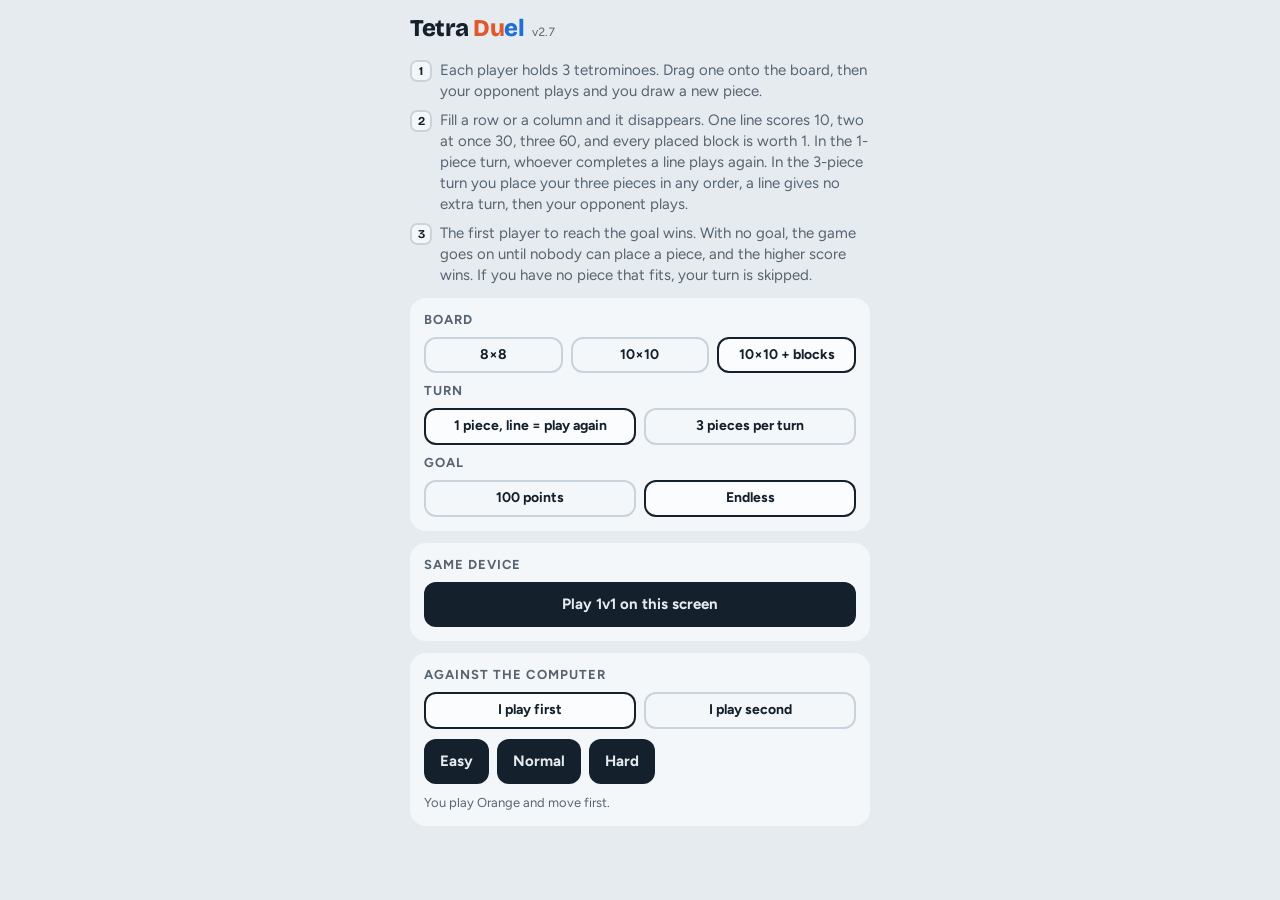
<file: games/tetraduel/index.html>
<!doctype html>
<html lang="en">
<head>
<meta charset="utf-8">
<meta name="viewport" content="width=device-width,initial-scale=1,maximum-scale=1,user-scalable=no,viewport-fit=cover">
<title>Tetra Duel</title>
<link rel="stylesheet" href="https://fonts.googleapis.com/css2?family=Bricolage+Grotesque:opsz,wght@12..96,500..800&family=Figtree:wght@400;600;700&display=swap">
<style>
/* Layout: one column that fits the screen height while playing. Scoreboard chips, the board as the hero (sized to the space left), then the player's three-piece hand. */
:root{
  color-scheme:light dark;
  --bg:#E6EBF0; --surface:#F4F7FA; --cell:#FBFCFD; --line:#C9D3DC; --ink:#14202B; --ink2:#566470;
  --p0:#E2562B; --p1:#1F6FD6; --bad:#C62F3E; --rock:#8C99A5;
  --f-display:'Bricolage Grotesque','Trebuchet MS',system-ui,sans-serif;
  --f-body:'Figtree',system-ui,-apple-system,'Segoe UI',sans-serif;
}
@media (prefers-color-scheme: dark){
  :root{
    --bg:#111820; --surface:#19222C; --cell:#202B36; --line:#2D3A47; --ink:#E8EEF3; --ink2:#93A3B1;
    --p0:#FF7A4F; --p1:#5B9BF5; --bad:#FF6B7A; --rock:#5E6C79;
  }
}
*{box-sizing:border-box}
html,body{margin:0;touch-action:manipulation;-webkit-text-size-adjust:100%}
button{touch-action:manipulation}
body{
  background:var(--bg); color:var(--ink); font-family:var(--f-body); font-size:15px; line-height:1.4;
  padding-block:calc(12px + env(safe-area-inset-top, 0px)) calc(28px + env(safe-area-inset-bottom, 0px));
  padding-left:max(16px, env(safe-area-inset-left, 0px));
  padding-right:max(16px, env(safe-area-inset-right, 0px));
  -webkit-tap-highlight-color:transparent;
}
.app{max-width:460px;margin:0 auto;display:flex;flex-direction:column;gap:14px;min-width:0}
header{display:flex;align-items:center;justify-content:space-between;gap:12px}
h1{font-family:var(--f-display);font-weight:800;font-size:24px;letter-spacing:-.02em;margin:0;text-wrap:balance}
h1 span{color:var(--p0)} h1 b{color:var(--p1);font-weight:800}
button{font:inherit;color:inherit;cursor:pointer}
button:focus-visible,input:focus-visible{outline:3px solid var(--p1);outline-offset:2px}
.btn{border:0;border-radius:12px;padding:12px 16px;font-weight:700;background:var(--surface);color:var(--ink);box-shadow:inset 0 0 0 2px var(--line)}
.btn.primary{background:var(--ink);color:var(--bg);box-shadow:none}
.btn.small{padding:6px 12px;font-size:13px;border-radius:10px}
body.playing header .btn.small{padding:4px 10px}
.seg{display:grid;grid-template-columns:repeat(var(--cols,2),1fr);gap:8px}
.seg .btn{padding:10px 6px;font-size:14px;line-height:1.2}
.pts .goal{font:600 14px var(--f-body);color:var(--ink2);letter-spacing:0;margin-left:4px}
.btn.on{box-shadow:inset 0 0 0 2px var(--ink);background:var(--cell)}
.btn:disabled{opacity:.45;cursor:not-allowed}
[hidden]{display:none!important}

/* menu */
#menu{display:flex;flex-direction:column;gap:12px}
.rules{margin:0;padding:0;list-style:none;display:grid;gap:8px;color:var(--ink2)}
.rules li{display:grid;grid-template-columns:22px 1fr;gap:8px;align-items:start}
.rules i{width:22px;height:22px;border-radius:7px;background:var(--surface);box-shadow:inset 0 0 0 2px var(--line);display:grid;place-items:center;font:700 12px var(--f-display);font-style:normal;color:var(--ink)}
.panel{background:var(--surface);border-radius:16px;padding:14px;display:flex;flex-direction:column;gap:10px}
.panel h2{font:700 13px var(--f-body);letter-spacing:.08em;text-transform:uppercase;color:var(--ink2);margin:0}
.row{display:flex;gap:8px;flex-wrap:wrap}
.row>*{min-width:0}
.note{color:var(--ink2);font-size:13px;margin:0}

/* scoreboard */
.score{display:grid;grid-template-columns:1fr 1fr;gap:8px}
.chip{background:var(--surface);border-radius:14px;padding:6px 10px 7px;border:2px solid transparent;display:flex;flex-direction:column;gap:2px;min-width:0;transition:border-color .2s}
.chip.p0{--pc:var(--p0)} .chip.p1{--pc:var(--p1)}
.chip.active{border-color:var(--pc)}
.chip .who{display:flex;align-items:center;gap:6px;font-weight:700;font-size:11px;letter-spacing:.05em;text-transform:uppercase;color:var(--ink2);white-space:nowrap;overflow:hidden;text-overflow:ellipsis}
.chip .who::before{content:"";width:10px;height:10px;border-radius:3px;background:var(--pc);flex:none}
.chip .pts{font:800 28px/1 var(--f-display);font-variant-numeric:tabular-nums;letter-spacing:-.03em}
.chip .meta{font-size:11px;color:var(--ink2);font-variant-numeric:tabular-nums}
.mini{display:flex;gap:7px;margin-top:3px;align-items:center;min-height:16px}

/* status */
#status{margin:0;height:48px;overflow:hidden;display:flex;flex-direction:column;gap:1px;font-size:14px}
#status .turn{font-weight:700;line-height:1.3;white-space:nowrap;overflow:hidden;text-overflow:ellipsis}
#status .sub{font-size:12px;line-height:1.25;color:var(--ink2);display:-webkit-box;-webkit-line-clamp:2;-webkit-box-orient:vertical;overflow:hidden}

/* board */
.field{position:relative;flex:1 1 0;min-height:150px;container-type:size;display:flex;justify-content:center;align-items:center}
#game{display:flex;flex-direction:column;gap:6px;flex:1;min-height:0}
body.playing{padding-block:calc(6px + env(safe-area-inset-top, 0px)) calc(6px + env(safe-area-inset-bottom, 0px))}
body.playing .app{height:calc(100vh - 12px - env(safe-area-inset-top, 0px) - env(safe-area-inset-bottom, 0px));height:calc(100dvh - 12px - env(safe-area-inset-top, 0px) - env(safe-area-inset-bottom, 0px));min-height:340px;gap:6px}
.brand{display:flex;align-items:baseline;gap:8px;min-width:0}
.ver{font-size:12px;color:var(--ink2);font-variant-numeric:tabular-nums}
@media (max-height:760px){ .hint{display:none} }
.board{width:min(100cqw,100cqh);height:min(100cqw,100cqh);flex:none;display:grid;grid-template-columns:repeat(var(--n,10),1fr);gap:2px;padding:2px;background:var(--line);border-radius:12px;touch-action:none;user-select:none;-webkit-user-select:none}
.c{aspect-ratio:1;background:var(--cell);border-radius:5px}
.o0,.o1,.o2{box-shadow:inset 0 -3px 0 rgba(0,0,0,.2),inset 0 2px 0 rgba(255,255,255,.28)}
.o0{background:var(--p0)} .o1{background:var(--p1)} .o2{background:var(--rock)}
.c.ghost{background:color-mix(in srgb, var(--pc) 50%, var(--cell));box-shadow:inset 0 0 0 2px var(--pc)}
.c.ghost.bad{background:color-mix(in srgb, var(--bad) 40%, var(--cell));box-shadow:inset 0 0 0 2px var(--bad)}
.c.last{animation:drop .35s ease-out}
.c.clr0{--cc:var(--p0)} .c.clr1{--cc:var(--p1)} .c.clr2{--cc:var(--rock)}
.c.clr0,.c.clr1,.c.clr2{animation:clear .75s ease-out}
@keyframes drop{from{transform:scale(1.18);filter:brightness(1.3)}to{transform:none}}
@keyframes clear{0%{background:var(--cc);transform:scale(1.12);filter:brightness(1.8)}60%{background:var(--cc);transform:scale(.8);opacity:.7}100%{background:var(--cell);transform:none;opacity:1}}
.result{position:absolute;inset:0;display:grid;place-items:center;background:color-mix(in srgb, var(--bg) 72%, transparent);backdrop-filter:blur(3px);border-radius:12px;padding:16px}
.result>div{background:var(--surface);border-radius:18px;padding:18px 20px;text-align:center;box-shadow:0 8px 30px rgba(0,0,0,.18);display:flex;flex-direction:column;gap:6px;align-items:center;max-width:100%}
.result h3{font:800 28px/1.1 var(--f-display);margin:0;letter-spacing:-.02em;text-wrap:balance}
.result p{margin:0;color:var(--ink2);font-variant-numeric:tabular-nums}

/* hand */
.tray{display:grid;grid-template-columns:repeat(3,1fr);gap:8px}
.card{position:relative;background:var(--surface);border-radius:14px;height:var(--card-h,96px);display:grid;place-items:center;touch-action:none;cursor:grab;user-select:none;-webkit-user-select:none;border:2px solid transparent}
.card.p0{--pc:var(--p0)} .card.p1{--pc:var(--p1)}
.card:not(.off):hover{border-color:var(--pc)}
.card.dragging{opacity:.35}
.card.off{opacity:.5;cursor:default}
.card.empty{background:transparent;border:2px dashed var(--line);cursor:default}
.rot{position:absolute;top:4px;right:4px;width:30px;height:30px;border-radius:50%;border:0;background:var(--cell);box-shadow:inset 0 0 0 2px var(--line);font-size:16px;line-height:1;display:grid;place-items:center;padding:0}
.rot:disabled{display:none}
.pc{display:grid;gap:2px}
.pc i{display:block;border-radius:4px}
.float{position:fixed;left:0;top:0;z-index:50;pointer-events:none;opacity:.92;filter:drop-shadow(0 6px 10px rgba(0,0,0,.3))}
.hint{margin:0;color:var(--ink2);font-size:13px;text-align:center}
@media (prefers-reduced-motion: reduce){.c.last,.c.clr0,.c.clr1,.c.clr2{animation:none}}
</style>
</head>
<body>
<div class="app">
  <header>
    <div class="brand"><h1>Tetra <span>Du</span><b>el</b></h1><span class="ver" id="ver"></span></div>
    <button class="btn small" id="leave" hidden>Menu</button>
  </header>

  <section id="menu">
    <ul class="rules">
      <li><i>1</i><span>Each player holds 3 tetrominoes. Drag one onto the board, then your opponent plays and you draw a new piece.</span></li>
      <li><i>2</i><span>Fill a row or a column and it disappears. One line scores 10, two at once 30, three 60, and every placed block is worth 1. In the 1-piece turn, whoever completes a line plays again. In the 3-piece turn you place your three pieces in any order, a line gives no extra turn, then your opponent plays.</span></li>
      <li><i>3</i><span>The first player to reach the goal wins. With no goal, the game goes on until nobody can place a piece, and the higher score wins. If you have no piece that fits, your turn is skipped.</span></li>
    </ul>
    <div class="panel">
      <h2>Board</h2>
      <div class="seg" style="--cols:3" role="radiogroup" aria-label="Board">
        <button class="btn" id="bd8" role="radio" aria-checked="false">8×8</button>
        <button class="btn" id="bd10" role="radio" aria-checked="false">10×10</button>
        <button class="btn on" id="bd10p" role="radio" aria-checked="true">10×10 + blocks</button>
      </div>
      <h2>Turn</h2>
      <div class="seg" role="radiogroup" aria-label="Turn">
        <button class="btn on" id="t1" role="radio" aria-checked="true">1 piece, line = play again</button>
        <button class="btn" id="t3" role="radio" aria-checked="false">3 pieces per turn</button>
      </div>
      <h2>Goal</h2>
      <div class="seg" role="radiogroup" aria-label="Goal">
        <button class="btn" id="g100" role="radio" aria-checked="false">100 points</button>
        <button class="btn on" id="gend" role="radio" aria-checked="true">Endless</button>
      </div>
    </div>
    <div class="panel">
      <h2>Same device</h2>
      <button class="btn primary" id="btnLocal">Play 1v1 on this screen</button>
    </div>
    <div class="panel">
      <h2>Against the computer</h2>
      <div class="seg" role="radiogroup" aria-label="Who moves first">
        <button class="btn on" id="segFirst" role="radio" aria-checked="true">I play first</button>
        <button class="btn" id="segSecond" role="radio" aria-checked="false">I play second</button>
      </div>
      <div class="row">
        <button class="btn primary" id="btnEasy">Easy</button>
        <button class="btn primary" id="btnNormal">Normal</button>
        <button class="btn primary" id="btnHard">Hard</button>
      </div>
      <p class="note" id="cpuNote">You play Orange and move first.</p>
    </div>
  </section>

  <section id="game" hidden>
    <div class="score">
      <div class="chip p0" id="chip0"><div class="who" id="who0"></div><div class="pts" id="pts0">0</div><div class="meta" id="meta0"></div><div class="mini" id="mini0"></div></div>
      <div class="chip p1" id="chip1"><div class="who" id="who1"></div><div class="pts" id="pts1">0</div><div class="meta" id="meta1"></div><div class="mini" id="mini1"></div></div>
    </div>
    <p id="status"></p>
    <div class="field" id="field">
      <div class="board" id="board" aria-label="Game board"></div>
      <div class="result" id="result" hidden></div>
    </div>
    <div class="tray" id="tray"></div>
    <p class="hint" id="hint"></p>
  </section>
</div>

<script>
/* ============ game logic (pure) ============ */
let N = 10;          // board side, set when a game starts
let TARGET = Infinity; // points that win the game
let PRESET = true;   // start with grey blocks on the board
let TURN3 = false;   // true: each turn you place all 3 pieces, and a line gives no extra turn
var REPLY_W=0.9;
const BASE = [
  [[0,0],[0,1],[0,2],[0,3]], // I
  [[0,0],[0,1],[1,0],[1,1]], // O
  [[0,0],[0,1],[0,2],[1,1]], // T
  [[0,1],[0,2],[1,0],[1,1]], // S
  [[0,0],[0,1],[1,1],[1,2]], // Z
  [[0,0],[1,0],[1,1],[1,2]], // J
  [[0,2],[1,0],[1,1],[1,2]]  // L
];
function norm(cells){
  const mr = Math.min(...cells.map(x=>x[0])), mc = Math.min(...cells.map(x=>x[1]));
  const cs = cells.map(([r,c])=>[r-mr, c-mc]);
  return {cells:cs, w:Math.max(...cs.map(x=>x[1]))+1, h:Math.max(...cs.map(x=>x[0]))+1};
}
const SHAPES = BASE.map(cells=>{
  const out=[]; let cur=cells;
  for(let k=0;k<4;k++){ out.push(norm(cur)); cur = cur.map(([r,c])=>[c,-r]); }
  return out;
});
function hashStr(s){ let h=2166136261; for(let i=0;i<s.length;i++){ h^=s.charCodeAt(i); h=Math.imul(h,16777619);} return h>>>0; }
function mulberry(a){ return function(){ a|=0; a=a+0x6D2B79F5|0; let t=Math.imul(a^a>>>15,1|a); t=t+Math.imul(t^t>>>7,61|t)^t; return ((t^t>>>14)>>>0)/4294967296; }; }
function makeStream(seed){
  const rnd = mulberry(hashStr(seed)); let bag=[];
  return function(){
    if(!bag.length){ bag=[0,1,2,3,4,5,6]; for(let i=6;i>0;i--){ const j=Math.floor(rnd()*(i+1)); [bag[i],bag[j]]=[bag[j],bag[i]]; } }
    return bag.pop();
  };
}
/* The board starts with a few neutral blocks (value 2). Same seed, same layout on every device. */
function presetBoard(seed){
  const board=new Array(N*N).fill(-1), pick=makeStream(seed+'|pre'), rnd=mulberry(hashStr(seed+'|pos'));
  for(let k=0, placed=0; k<200 && placed<5; k++){
    const sh=SHAPES[pick()][Math.floor(rnd()*4)];
    const r=Math.floor(rnd()*(N-sh.h+1)), c=Math.floor(rnd()*(N-sh.w+1));
    /* keep pieces apart so the start looks scattered */
    let ok=true;
    for(const [dr,dc] of sh.cells){
      for(let y=r+dr-1;y<=r+dr+1&&ok;y++) for(let x=c+dc-1;x<=c+dc+1;x++){
        if(y<0||x<0||y>=N||x>=N) continue;
        if(board[y*N+x]!==-1){ ok=false; break; }
      }
      if(!ok) break;
    }
    if(!ok) continue;
    for(const [dr,dc] of sh.cells) board[(r+dr)*N+c+dc]=2;
    placed++;
  }
  return board;
}
function fits(board, sh, r, c){
  if(r<0||c<0||r+sh.h>N||c+sh.w>N) return false;
  for(const [dr,dc] of sh.cells) if(board[(r+dr)*N+c+dc]!==-1) return false;
  return true;
}
function canPlaceAnywhere(board, id){
  for(let rot=0;rot<4;rot++){ const sh=SHAPES[id][rot];
    for(let r=0;r<=N-sh.h;r++) for(let c=0;c<=N-sh.w;c++) if(fits(board,sh,r,c)) return true; }
  return false;
}
/* Put a piece on the board (mutates it), then clear every full row and column at once. */
function placeOn(board, sh, r, c, turn){
  const idx=[];
  for(const [dr,dc] of sh.cells){ const i=(r+dr)*N+c+dc; board[i]=turn; idx.push(i); }
  const fr=[], fc=[];
  for(let rr=0;rr<N;rr++){ let f=true; for(let cc=0;cc<N;cc++) if(board[rr*N+cc]<0){f=false;break;} if(f) fr.push(rr); }
  for(let cc=0;cc<N;cc++){ let f=true; for(let rr=0;rr<N;rr++) if(board[rr*N+cc]<0){f=false;break;} if(f) fc.push(cc); }
  const kill=new Set();
  fr.forEach(rr=>{ for(let cc=0;cc<N;cc++) kill.add(rr*N+cc); });
  fc.forEach(cc=>{ for(let rr=0;rr<N;rr++) kill.add(rr*N+cc); });
  const cleared=[...kill].map(i=>[i,board[i]]);
  kill.forEach(i=>{ board[i]=-1; });
  return {n:fr.length+fc.length, kill, idx, cleared};
}
function gainFor(n){ return 4 + 10*n*(n+1)/2; }
/* best points the other player could score at once from this board with these pieces */
function bestReply(b, hand){
  const rc=new Array(N).fill(0), cc=new Array(N).fill(0);
  for(let i=0;i<N*N;i++) if(b[i]>=0){ rc[Math.floor(i/N)]++; cc[i%N]++; }
  let best=0;
  for(const id of hand) for(let rot=0;rot<4;rot++){
    if(id===null) continue;
    const sh=SHAPES[id][rot];
    for(let r=0;r<=N-sh.h;r++) for(let c=0;c<=N-sh.w;c++){
      if(!fits(b,sh,r,c)) continue;
      const ar={}, ac={};
      for(const [dr,dc] of sh.cells){ ar[r+dr]=(ar[r+dr]||0)+1; ac[c+dc]=(ac[c+dc]||0)+1; }
      let n=0;
      for(const k in ar) if(rc[k]+ar[k]===N) n++;
      for(const k in ac) if(cc[k]+ac[k]===N) n++;
      const g=gainFor(n); if(g>best) best=g;
    }
  }
  return best;
}
/* Computer player. easy: mostly random. normal: greedy for points. hard: also keeps the board open and its other pieces placeable. */
function cpuChoose(sim, level){
  const p=sim.turn, hand=sim.hands[p], opts=[];
  const remain=hand.filter(x=>x!==null).length;
  for(let slot=0;slot<3;slot++) for(let rot=0;rot<4;rot++){
    if(hand[slot]===null) continue;
    const sh=SHAPES[hand[slot]][rot];
    for(let r=0;r<=N-sh.h;r++) for(let c=0;c<=N-sh.w;c++){
      if(!fits(sim.board,sh,r,c)) continue;
      const b=sim.board.slice(); const pl=placeOn(b,sh,r,c,p);
      let sc=gainFor(pl.n)*10;
      if(level!=='easy'){
        let filled=0; for(const v of b) if(v>=0) filled++;
        sc-=filled;
        if(level==='hard'){
          /* the board is shared: do not leave the opponent a line to finish */
          /* after a line in 1-piece mode I move again, so there is no reply to fear; in 3-piece mode the reply comes only after my last piece */
          if(TURN3 ? remain===1 : pl.n===0) sc-=bestReply(b, sim.hands[1-p])*10*REPLY_W;
          hand.forEach((id,s)=>{ if(s!==slot && id!==null && !canPlaceAnywhere(b,id)) sc-=60; });
        }
      }
      opts.push({code:slot*1000+rot*100+r*10+c, sc:sc+Math.random()*0.5});
    }
  }
  if(!opts.length) return null;
  if(level==='easy' && Math.random()<0.55) return opts[Math.floor(Math.random()*opts.length)].code;
  let best=opts[0]; for(const o of opts) if(o.sc>best.sc) best=o;
  return best.code;
}
/* A move is one integer: slot*1000 + rotation*100 + row*10 + col. Hands come from a seeded stream per player,
   so the whole game can be replayed from the two move lists. */
function simulate(seed, mv){
  const board=PRESET ? presetBoard(seed) : new Array(N*N).fill(-1);
  const scores=[0,0], lines=[0,0];
  const st=[makeStream(seed+'|0'), makeStream(seed+'|1')];
  const hands=[[st[0](),st[0](),st[0]()],[st[1](),st[1](),st[1]()]];
  const used=[0,0]; let turn=0, over=false, last=null, skipped=null, winner=null;
  const can=p=>hands[p].some(id=>id!==null && canPlaceAnywhere(board,id));
  for(let guard=0; guard<20000; guard++){
    /* a player with no piece that fits skips the turn; the game ends when nobody can move */
    if(!can(turn)){
      if(!can(1-turn)){ over=true; break; }
      skipped=turn; turn=1-turn; continue;
    }
    const code=mv[turn][used[turn]];
    if(code===undefined) break;
    const slot=Math.floor(code/1000), rot=Math.floor(code/100)%10, r=Math.floor(code/10)%10, c=code%10;
    if(slot>2||rot>3) break;
    if(hands[turn][slot]===null) break;
    const sh=SHAPES[hands[turn][slot]][rot];
    if(!fits(board,sh,r,c)) break;
    const pl=placeOn(board,sh,r,c,turn); const n=pl.n, kill=pl.kill, idx=pl.idx, cleared=pl.cleared;
    const gain = gainFor(n);
    scores[turn]+=gain; lines[turn]+=n;
    last={player:turn, cells:idx.filter(i=>!kill.has(i)), cleared, n, gain};
    used[turn]++; skipped=null;
    if(scores[turn]>=TARGET){ over=true; winner=turn; break; }
    if(!TURN3){
      hands[turn][slot]=st[turn]();
      if(n===0) turn=1-turn; /* completing a line keeps the turn */
    } else {
      /* 3-piece turns: the hand is used up piece by piece, then the turn passes with 3 fresh pieces */
      hands[turn][slot]=null;
      const left=hands[turn].filter(id=>id!==null);
      const forced=left.length>0 && !left.some(id=>canPlaceAnywhere(board,id));
      if(left.length===0 || forced){
        hands[turn]=[st[turn](),st[turn](),st[turn]()]; turn=1-turn;
        last.forced=forced;
      }
    }
  }
  return {board,scores,lines,hands,turn,over,last,skipped,used,winner};
}
//@@UI
/* ============ UI ============ */
const VERSION = '2.7';
const $ = id => document.getElementById(id);
const COLORS = ['Orange','Blue'];
const S = {mode:null, seed:'', mv:[[],[]], rots:[[0,0,0],[0,0,0]], sim:null, hover:null, cpuTimer:null, level:'normal', me:0, clr:new Map(), traySig:'', drag:null};
const CFG = {board:'10p', goal:Infinity, cpuSecond:false, turn3:false};

function show(which){
  document.body.classList.toggle('playing', which==='game');
  $('menu').hidden = which!=='menu';
  $('game').hidden = which!=='game';
  $('leave').hidden = which!=='game';
}
function resetState(){
  clearTimeout(S.cpuTimer); S.cpuTimer=null;
  S.mv=[[],[]]; S.rots=[[0,0,0],[0,0,0]]; S.sim=null; S.hover=null; S.clr=new Map(); S.traySig=''; S.drag=null; prevMoves=0;
}
function startGame(mode, level){
  resetState();
  N = CFG.board==='8' ? 8 : 10; PRESET = CFG.board==='10p'; TARGET = CFG.goal; TURN3 = CFG.turn3;
  buildBoard();
  S.mode=mode; S.level=level||'normal'; S.me = mode==='cpu' && CFG.cpuSecond ? 1 : 0;
  S.seed=mode+'-'+Math.random().toString(36).slice(2);
  show('game'); render();
}
function mine(){ return S.mode==='cpu' ? S.me : S.sim.turn; }

function pname(p){
  if(S.mode==='cpu') return (p===S.me?'You':'Computer')+' · '+COLORS[p];
  return 'Player '+(p+1)+' · '+COLORS[p];
}
function canPlay(){
  const sim=S.sim; if(!sim||sim.over) return false;
  if(S.mode==='local') return true;
  return sim.turn===S.me;
}
function controller(){ return mine(); }

function pieceEl(id, rot, s, owner){
  const sh=SHAPES[id][rot]; const el=document.createElement('div'); el.className='pc';
  const g=Math.max(1,Math.round(s*0.1)); el.style.gap=g+'px';
  el.style.gridTemplateColumns='repeat('+sh.w+','+s+'px)'; el.style.gridTemplateRows='repeat('+sh.h+','+s+'px)';
  const on=new Set(sh.cells.map(([r,c])=>r*sh.w+c));
  for(let i=0;i<sh.w*sh.h;i++){ const d=document.createElement('i'); if(on.has(i)) d.className='o'+owner; el.appendChild(d); }
  return el;
}

/* ---- board ---- */
const boardEl=$('board'); let cells=[];
function buildBoard(){
  boardEl.textContent=''; cells=[]; boardEl.style.setProperty('--n',N);
  for(let i=0;i<N*N;i++){ const d=document.createElement('div'); d.className='c'; boardEl.appendChild(d); cells.push(d); }
}

function paintBoard(){
  const sim=S.sim; if(!sim) return;
  const lastSet = sim.last ? new Set(sim.last.cells) : null;
  const mover = canPlay() ? controller() : sim.turn;
  boardEl.style.setProperty('--pc', 'var(--p'+mover+')');
  for(let i=0;i<N*N;i++){
    let cl='c'; const o=sim.board[i];
    if(o>=0) cl+=' o'+o;
    if(o>=0 && lastSet && lastSet.has(i)) cl+=' last';
    if(o<0 && S.clr.has(i)) cl+=' clr'+S.clr.get(i);
    if(S.hover && S.hover.set.has(i)) cl+=' ghost'+(S.hover.ok?'':' bad');
    if(cells[i].className!==cl) cells[i].className=cl;
  }
}

let prevMoves=0;
function render(){
  if(!S.mode) return;
  const prevSim=S.sim;
  const sim=S.sim=simulate(S.seed,S.mv);
  if(prevSim) for(let q=0;q<2;q++) for(let k=0;k<3;k++) if(prevSim.hands[q][k]!==sim.hands[q][k]) S.rots[q][k]=0;
  const total=sim.used[0]+sim.used[1];
  if(total>prevMoves && sim.last && sim.last.cleared.length){
    S.clr=new Map(sim.last.cleared);
    setTimeout(()=>{ S.clr=new Map(); paintBoard(); },800);
  }
  prevMoves=total;
  for(let p=0;p<2;p++){
    $('who'+p).textContent=pname(p);
    const pe=$('pts'+p); pe.textContent=sim.scores[p];
    if(TARGET<Infinity){ const g=document.createElement('span'); g.className='goal'; g.textContent='/ '+TARGET; pe.appendChild(g); }
    $('meta'+p).textContent=sim.lines[p]+(sim.lines[p]===1?' line':' lines')+' · '+sim.used[p]+(sim.used[p]===1?' piece':' pieces');
    $('chip'+p).classList.toggle('active', !sim.over && sim.turn===p);
    const mini=$('mini'+p); mini.textContent='';
    sim.hands[p].forEach(id=>{ if(id!==null) mini.appendChild(pieceEl(id,0,6,p)); });
  }
  paintBoard();
  renderStatus(sim);
  renderResult(sim);
  renderTray(sim);
  if(S.mode==='cpu' && !sim.over && sim.turn===1-S.me && !S.cpuTimer){
    S.cpuTimer=setTimeout(()=>{
      S.cpuTimer=null;
      const cur=S.sim; if(S.mode!=='cpu'||!cur||cur.over||cur.turn!==1-S.me) return;
      const code=cpuChoose(cur,S.level);
      if(code!==null){ S.mv[1-S.me].push(code); render(); }
    }, 650+Math.random()*500);
  }
}

function renderStatus(sim){
  const st=$('status'); st.textContent='';
  const turn=document.createElement('div'); turn.className='turn';
  const sub=document.createElement('div'); sub.className='sub';
  st.appendChild(turn); st.appendChild(sub);
  if(sim.over){
    turn.textContent='Game over.';
    sub.textContent = sim.winner!==null ? 'The goal was reached.' : 'Nobody can place another piece.';
    return;
  }
  const notes=[];
  if(sim.skipped!==null){
    const who = S.mode==='cpu' ? (sim.skipped===S.me?'You have':'The computer has') : COLORS[sim.skipped]+' has';
    notes.push(who+' no piece that fits, so the turn was skipped.');
  }
  if(sim.last && sim.last.forced){
    const lp=sim.last.player;
    notes.push((S.mode==='cpu' ? (lp===S.me?'Your':'The computer’s') : COLORS[lp]+'’s')+' remaining pieces do not fit, so the turn ended.');
  }
  if(!TURN3 && sim.last && sim.last.n>0 && sim.skipped===null){
    const lp=sim.last.player;
    notes.push(S.mode==='cpu' ? (lp===S.me?'You completed a line and play again.':'The computer completed a line and plays again.')
      : COLORS[lp]+' completed a line and plays again.');
  }
  sub.textContent=notes.join(' ');
  if(S.mode==='cpu') turn.textContent = sim.turn===S.me ? 'Your turn.' : 'The computer is thinking…';
  else turn.textContent = COLORS[sim.turn]+"'s turn.";
  if(TURN3){ const left=sim.hands[sim.turn].filter(x=>x!==null).length; turn.textContent += ' '+left+(left===1?' piece':' pieces')+' left.'; }
}

function renderResult(sim){
  const r=$('result');
  if(!sim.over){ r.hidden=true; return; }
  r.hidden=false; r.textContent='';
  const box=document.createElement('div');
  const h=document.createElement('h3'), p=document.createElement('p');
  const [a,b]=sim.scores;
  if(sim.winner===null && a===b) h.textContent='Draw';
  else {
    const w = sim.winner!==null ? sim.winner : (a>b?0:1);
    h.textContent = S.mode==='cpu' ? (w===S.me?'You win!':'The computer wins') : COLORS[w]+' wins!';
    h.style.color='var(--p'+w+')';
  }
  p.textContent=COLORS[0]+' '+a+'  ·  '+COLORS[1]+' '+b;
  box.appendChild(h); box.appendChild(p);
  const btn=document.createElement('button'); btn.className='btn primary'; btn.style.marginTop='8px';
  btn.textContent='Play again'; btn.onclick=()=>startGame(S.mode,S.level);
  const back=document.createElement('button'); back.className='btn'; back.style.marginTop='6px'; back.textContent='Back to menu'; back.onclick=goMenu;
  box.appendChild(btn); box.appendChild(back); r.appendChild(box);
}

function renderTray(sim){
  const tray=$('tray'); const play=canPlay();
  const p=mine();
  const sig=[S.mode,p,play,sim.over,sim.hands[p].join(','),S.rots[p].join('')].join('|');
  $('hint').textContent = sim.over ? '' : (play ? 'Drag a piece onto the board. Tap a piece to rotate it.' : '');
  const cardH=Math.round(Math.max(70,Math.min(104,window.innerHeight*0.13)));
  tray.style.setProperty('--card-h',cardH+'px');
  if(sig===S.traySig || S.drag) return;
  S.traySig=sig; tray.textContent='';
  const cs=Math.max(10,Math.min(26, Math.floor((cardH-16)/4.5), Math.floor((tray.clientWidth||340)/3/4.6)));
  for(let slot=0;slot<3;slot++){
    const id=sim.hands[p][slot], rot=S.rots[p][slot];
    if(id===null){ const e=document.createElement('div'); e.className='card empty'; tray.appendChild(e); continue; }
    const card=document.createElement('div'); card.className='card p'+p+(play?'':' off');
    card.appendChild(pieceEl(id,rot,cs,p));
    const rb=document.createElement('button'); rb.className='rot'; rb.textContent='↻'; rb.setAttribute('aria-label','Rotate piece'); rb.disabled=!play;
    rb.addEventListener('pointerdown',e=>e.stopPropagation());
    rb.addEventListener('click',e=>{ e.stopPropagation(); S.rots[p][slot]=(S.rots[p][slot]+1)%4; render(); });
    card.appendChild(rb);
    if(play) card.addEventListener('pointerdown',e=>startDrag(e,card,slot,p));
    tray.appendChild(card);
  }
}

/* ---- drag & drop ---- */
function startDrag(e,card,slot,p){
  if(!canPlay()||e.button>0) return;
  e.preventDefault();
  const id=S.sim.hands[p][slot], rot=S.rots[p][slot];
  const rect=boardEl.getBoundingClientRect(), cs=rect.width/N;
  const fl=pieceEl(id,rot,cs-2,p); fl.classList.add('float'); document.body.appendChild(fl);
  S.drag={slot,p,id,rot,pid:e.pointerId,type:e.pointerType,fl,card,sx:e.clientX,sy:e.clientY,moved:false};
  card.classList.add('dragging');
  try{ card.setPointerCapture(e.pointerId); }catch(_){}
  const mv=ev=>{ if(S.drag&&ev.pointerId===S.drag.pid) updateDrag(ev); };
  const up=ev=>{
    if(!S.drag||ev.pointerId!==S.drag.pid) return;
    const tap=!S.drag.moved; cleanup(); finishDrag(!tap);
    if(tap){ S.rots[p][slot]=(S.rots[p][slot]+1)%4; S.traySig=''; render(); } /* a tap on the piece rotates it */
  };
  const cancel=ev=>{ if(!S.drag||ev.pointerId!==S.drag.pid) return; cleanup(); finishDrag(false); };
  function cleanup(){ card.removeEventListener('pointermove',mv); card.removeEventListener('pointerup',up); card.removeEventListener('pointercancel',cancel); }
  card.addEventListener('pointermove',mv); card.addEventListener('pointerup',up); card.addEventListener('pointercancel',cancel);
  updateDrag(e);
}
function updateDrag(e){
  const d=S.drag; if(!d) return;
  if(!d.moved && Math.hypot(e.clientX-d.sx,e.clientY-d.sy)>8) d.moved=true;
  const rect=boardEl.getBoundingClientRect(), cs=rect.width/N;
  const lift = d.type==='touch' ? cs*1.7 : 0;
  const sh=SHAPES[d.id][d.rot];
  const fx=e.clientX - (sh.w*cs)/2, fy=e.clientY - lift - (sh.h*cs)/2;
  d.fl.style.transform='translate('+fx+'px,'+fy+'px)';
  const cx=(e.clientX-rect.left)/cs, cy=(e.clientY-lift-rect.top)/cs;
  if(cx<-1.5||cx>N+1.5||cy<-1.5||cy>N+1.5){ d.at=null; S.hover=null; paintBoard(); return; }
  const c=Math.max(0,Math.min(N-sh.w, Math.round(cx-sh.w/2)));
  const r=Math.max(0,Math.min(N-sh.h, Math.round(cy-sh.h/2)));
  const ok=fits(S.sim.board,sh,r,c);
  d.at={r,c,ok};
  S.hover={ok,set:new Set(sh.cells.map(([dr,dc])=>(r+dr)*N+c+dc))};
  paintBoard();
}
function finishDrag(drop){
  const d=S.drag; if(!d) return;
  d.fl.remove(); d.card.classList.remove('dragging');
  S.drag=null; S.hover=null;
  if(drop && d.at && d.at.ok && canPlay()){
    const code=d.slot*1000 + d.rot*100 + d.at.r*10 + d.at.c;
    S.mv[d.p].push(code); S.rots[d.p][d.slot]=0;
  }
  S.traySig=''; render();
}

/* ---- navigation ---- */
function goMenu(){
  if(S.drag) finishDrag(false);
  clearTimeout(S.cpuTimer); S.cpuTimer=null; S.mode=null; S.sim=null; prevMoves=0; show('menu');
}
$('leave').onclick=goMenu;
function pick(ids,on){ ids.forEach(id=>{ const b=$(id); b.classList.toggle('on',id===on); b.setAttribute('aria-checked',String(id===on)); }); }
const BOARDS={bd8:'8',bd10:'10',bd10p:'10p'}, GOALS={g100:100,gend:Infinity};
Object.keys(BOARDS).forEach(id=>{ $(id).onclick=()=>{ CFG.board=BOARDS[id]; pick(Object.keys(BOARDS),id); }; });
Object.keys(GOALS).forEach(id=>{ $(id).onclick=()=>{ CFG.goal=GOALS[id]; pick(Object.keys(GOALS),id); }; });
const TURNS={t1:false,t3:true};
Object.keys(TURNS).forEach(id=>{ $(id).onclick=()=>{ CFG.turn3=TURNS[id]; pick(Object.keys(TURNS),id); }; });
$('btnLocal').onclick=()=>startGame('local');
function setOrder(second){
  CFG.cpuSecond=second;
  $('segFirst').classList.toggle('on',!second); $('segSecond').classList.toggle('on',second);
  $('segFirst').setAttribute('aria-checked',String(!second)); $('segSecond').setAttribute('aria-checked',String(second));
  $('cpuNote').textContent = second ? 'You play Blue and the computer moves first.' : 'You play Orange and move first.';
}
$('segFirst').onclick=()=>setOrder(false);
$('segSecond').onclick=()=>setOrder(true);
$('btnEasy').onclick=()=>startGame('cpu','easy');
$('btnNormal').onclick=()=>startGame('cpu','normal');
$('btnHard').onclick=()=>startGame('cpu','hard');
window.addEventListener('resize',()=>{ S.traySig=''; if(S.sim) renderTray(S.sim); });
/* no pinch or double-tap zoom: taps are game input */
['gesturestart','gesturechange','gestureend'].forEach(t=>document.addEventListener(t,e=>e.preventDefault()));
$('ver').textContent='v'+VERSION;
show('menu');
</script>
</body>
</html>
</file>
<file: assets/css/style.css>
/* ============================================================
   Brown Pearl — design tokens
   Palette:  #120E0B soil (bg) · #241A14 bark (panels)
             #E8792C amber (Shroomatch accent) · #6FA287 sage
             #4C6EF5 dusk-blue (COLORUSH accent) · #F2E6D8 parchment (text)
   Type:     Fraunces (display) · Karla (body/UI) · JetBrains Mono (labels)
   ============================================================ */

@font-face {
  font-family: "Fraunces";
  src: local("Fraunces");
}

:root {
  --soil: #120e0b;
  --bark: #241a14;
  --bark-2: #2f231b;
  --amber: #e8792c;
  --amber-soft: #f3a366;
  --sage: #6fa287;
  --dusk: #4c6ef5;
  --dusk-soft: #7d97f7;
  --parchment: #f2e6d8;
  --parchment-dim: #cbbfae;
  --shadow: rgba(0, 0, 0, 0.45);

  --font-display: "Fraunces", "Iowan Old Style", "Georgia", serif;
  --font-body: "Karla", "Segoe UI", system-ui, sans-serif;
  --font-mono: "JetBrains Mono", "SFMono-Regular", Menlo, monospace;

  --radius-lg: 26px;
  --radius-md: 16px;
  --safe-top: env(safe-area-inset-top, 0px);
  --safe-bottom: env(safe-area-inset-bottom, 0px);
}

* { box-sizing: border-box; }

html {
  -webkit-text-size-adjust: 100%;
  scroll-behavior: smooth;
}

body {
  margin: 0;
  min-height: 100vh;
  background: radial-gradient(ellipse 120% 60% at 50% -10%, #1c150f 0%, var(--soil) 55%) fixed;
  color: var(--parchment);
  font-family: var(--font-body);
  line-height: 1.5;
  overflow-x: hidden;
  padding-top: var(--safe-top);
  padding-bottom: var(--safe-bottom);
}

a { color: inherit; text-decoration: none; }
img { max-width: 100%; display: block; }

/* ---------- ambient spores (signature motion) ---------- */
.spores {
  position: fixed;
  inset: 0;
  pointer-events: none;
  z-index: 0;
  overflow: hidden;
}
.spore {
  position: absolute;
  bottom: -5%;
  width: 5px;
  height: 5px;
  border-radius: 50%;
  background: var(--sage);
  opacity: 0;
  filter: blur(0.3px);
  animation: rise linear infinite;
}
.spore.amber { background: var(--amber-soft); }
.spore.dusk { background: var(--dusk-soft); }

@keyframes rise {
  0%   { transform: translateY(0) translateX(0); opacity: 0; }
  8%   { opacity: 0.55; }
  90%  { opacity: 0.35; }
  100% { transform: translateY(-108vh) translateX(var(--drift, 20px)); opacity: 0; }
}

@media (prefers-reduced-motion: reduce) {
  .spore { animation: none; display: none; }
  * { scroll-behavior: auto !important; }
}

/* ---------- layout shell ---------- */
.wrap {
  position: relative;
  z-index: 1;
  max-width: 460px;
  margin: 0 auto;
  padding: 32px 20px 48px;
}

/* ---------- header ---------- */
.brand {
  display: flex;
  align-items: center;
  gap: 12px;
  margin-bottom: 34px;
}
.brand img { width: 40px; height: 40px; border-radius: 11px; }
.brand span {
  font-family: var(--font-mono);
  font-size: 13px;
  letter-spacing: 0.14em;
  text-transform: uppercase;
  color: var(--parchment-dim);
}

/* ---------- section title ---------- */
.section-title {
  font-family: var(--font-display);
  font-weight: 600;
  font-size: clamp(28px, 8vw, 34px);
  letter-spacing: -0.01em;
  margin: 0 0 22px;
}

/* ---------- embossed game buttons ---------- */
.games { display: flex; flex-direction: column; gap: 20px; margin-bottom: 40px; }

.game-btn {
  --surface: #1d1611;
  position: relative;
  display: flex;
  align-items: center;
  justify-content: space-between;
  gap: 12px;
  padding: 30px 26px;
  border-radius: 24px;
  background: var(--surface);
  box-shadow:
    -7px -7px 16px rgba(255, 255, 255, 0.035),
    9px 11px 24px rgba(0, 0, 0, 0.6),
    inset 0 0 0 1px rgba(255, 255, 255, 0.03);
  transition: transform 0.15s ease, box-shadow 0.15s ease;
}

.game-btn::before {
  content: "";
  position: absolute;
  left: 26px;
  top: 0;
  width: 34px;
  height: 4px;
  border-radius: 0 0 4px 4px;
  background: var(--accent);
  opacity: 0.9;
}

.game-btn span {
  font-family: var(--font-display);
  font-weight: 600;
  font-size: 24px;
  letter-spacing: -0.01em;
  color: var(--parchment);
}

.game-btn svg {
  width: 22px;
  height: 22px;
  flex-shrink: 0;
  color: var(--accent);
}

.game-btn:active {
  transform: translateY(1px) scale(0.99);
  box-shadow:
    inset 6px 6px 14px rgba(0, 0, 0, 0.55),
    inset -4px -4px 10px rgba(255, 255, 255, 0.03);
}

/* ---------- install / QR section ---------- */
.install {
  border-radius: var(--radius-lg);
  background: var(--bark);
  border: 1px solid rgba(255,255,255,0.06);
  padding: 24px 20px;
  display: flex;
  gap: 18px;
  align-items: center;
  margin-bottom: 32px;
}
.install .copy { flex: 1; min-width: 0; }
.install .eyebrow {
  font-family: var(--font-mono);
  font-size: 11px;
  letter-spacing: 0.14em;
  text-transform: uppercase;
  color: var(--sage);
  display: block;
  margin-bottom: 8px;
}
.install h3 {
  font-family: var(--font-display);
  font-size: 20px;
  margin: 0 0 8px;
  font-weight: 600;
}
.install p {
  margin: 0;
  font-size: 13.5px;
  color: var(--parchment-dim);
}
.install-btn {
  display: none;
  margin-top: 14px;
  font-family: var(--font-mono);
  font-size: 12px;
  letter-spacing: 0.06em;
  text-transform: uppercase;
  background: var(--sage);
  color: #0e1a14;
  border: none;
  padding: 10px 14px;
  border-radius: 999px;
  font-weight: 700;
  cursor: pointer;
}
.install-btn.show { display: inline-flex; align-items: center; gap: 6px; }

.qr-box {
  flex-shrink: 0;
  width: 104px;
  height: 104px;
  background: var(--parchment);
  border-radius: 14px;
  padding: 8px;
  display: flex;
  align-items: center;
  justify-content: center;
}
.qr-box img, .qr-box canvas { width: 100%; height: 100%; }

/* ---------- footer ---------- */
footer {
  text-align: center;
  font-family: var(--font-mono);
  font-size: 11.5px;
  letter-spacing: 0.04em;
  color: var(--parchment-dim);
  opacity: 0.7;
}
footer a { text-decoration: underline; text-underline-offset: 2px; }

/* focus visibility */
a:focus-visible, button:focus-visible {
  outline: 2px solid var(--amber-soft);
  outline-offset: 3px;
}

@media (max-width: 360px) {
  .install { flex-direction: column; align-items: stretch; }
  .qr-box { align-self: center; }
}
</file>
